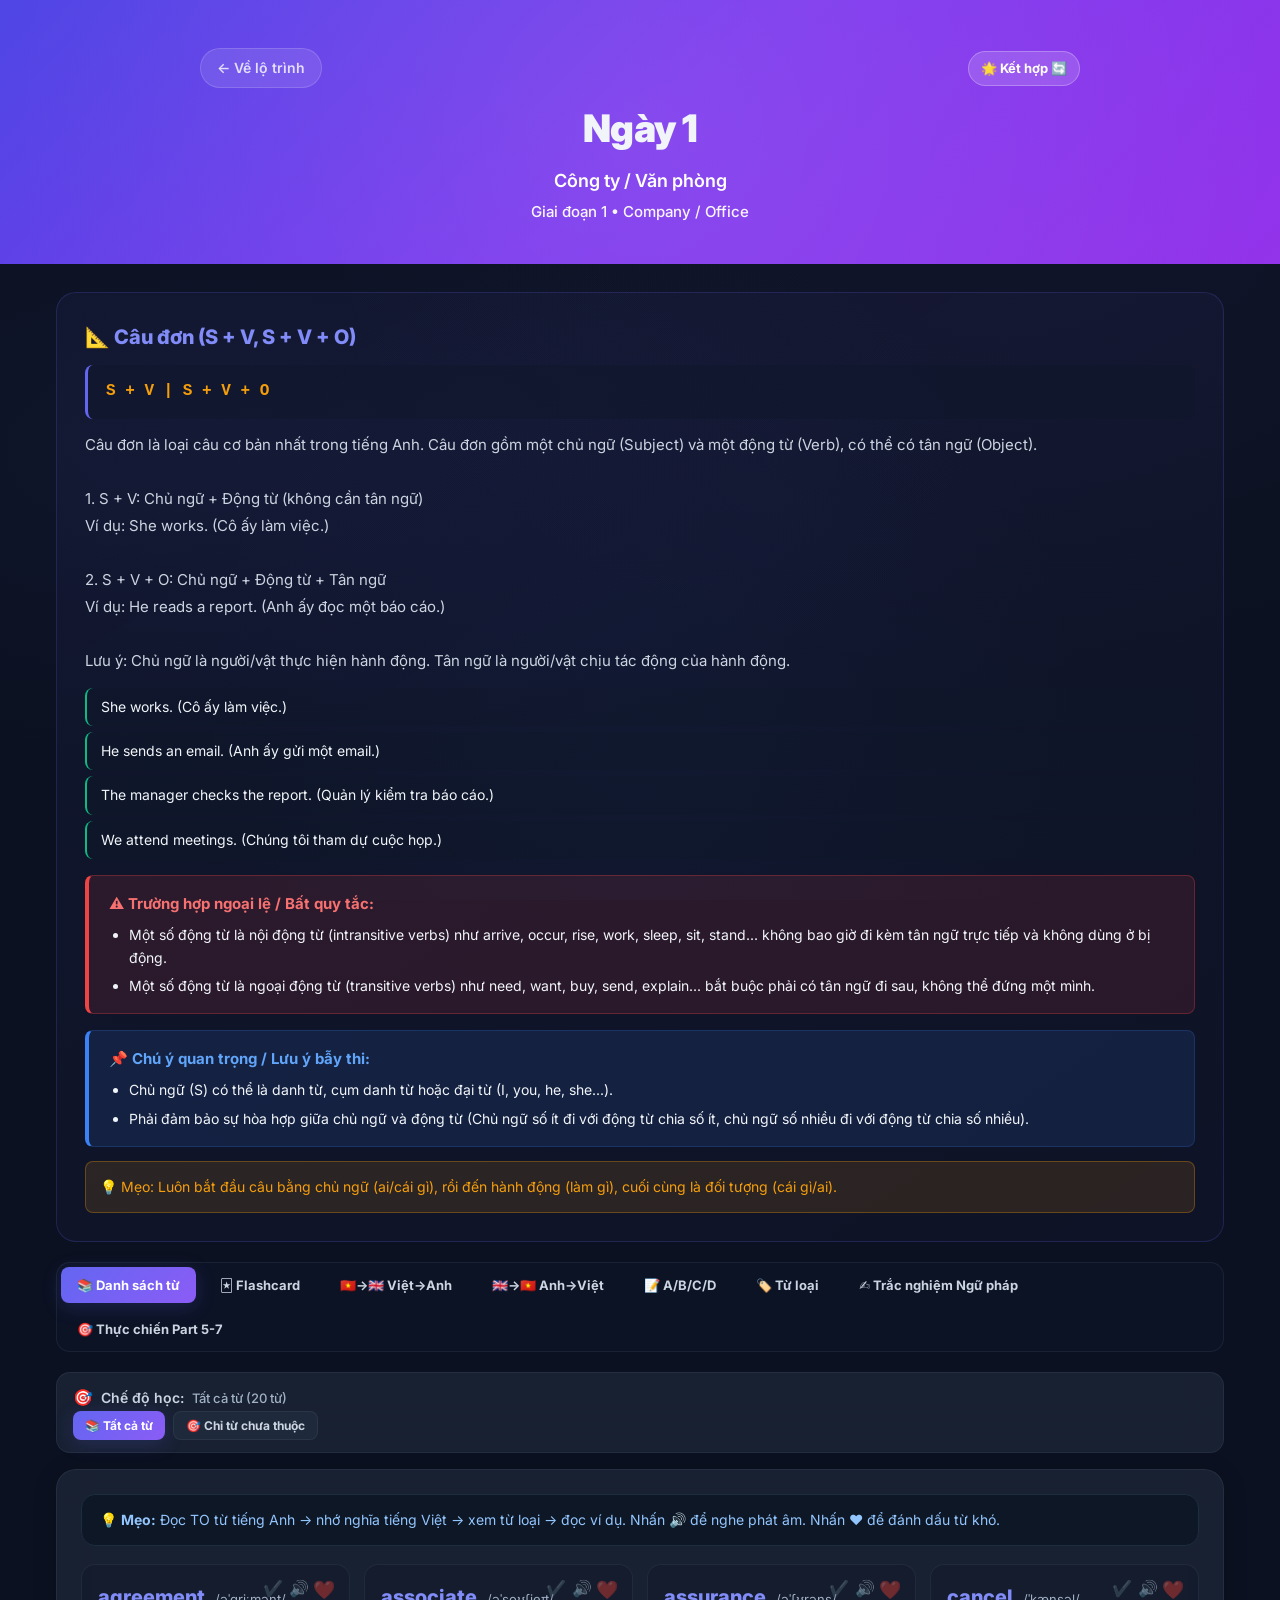
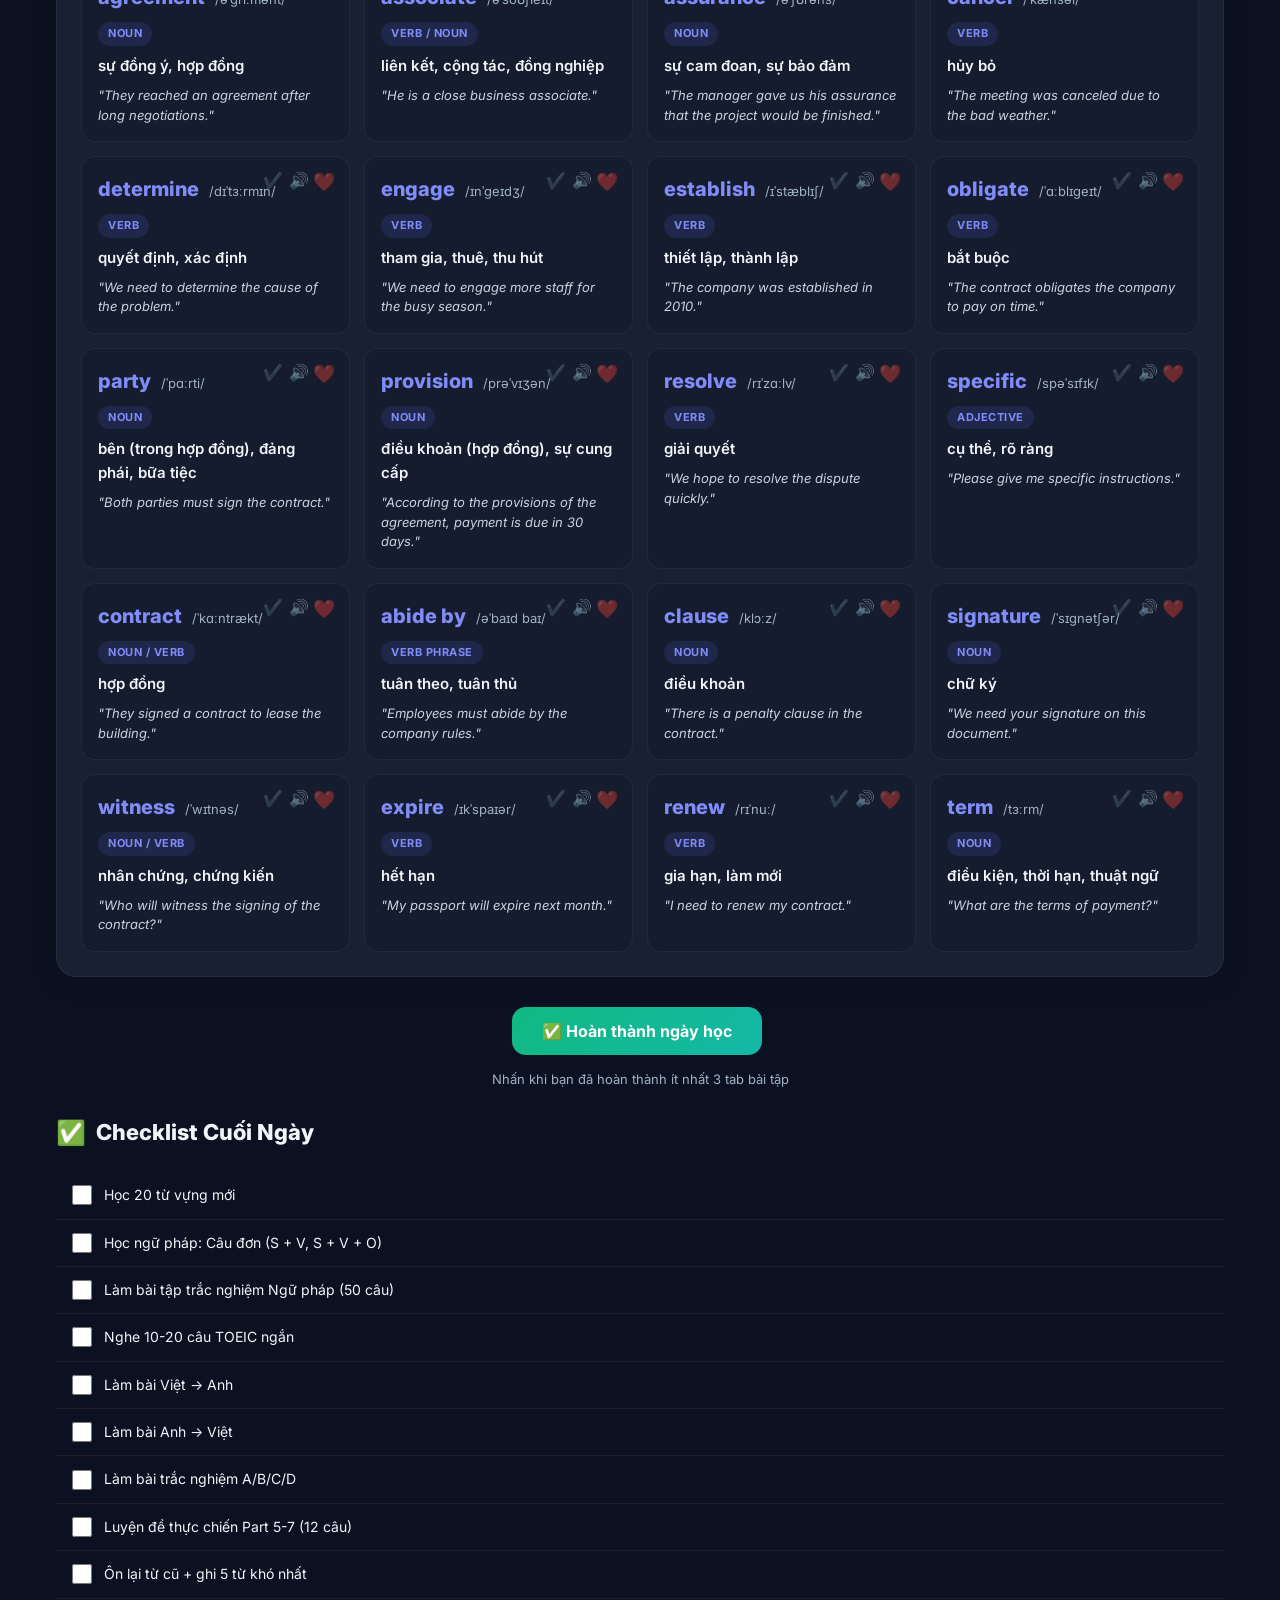
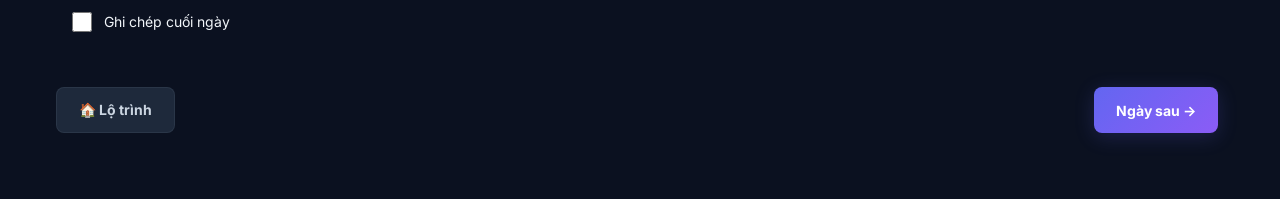
<file: index.html>
<!DOCTYPE html>
<html lang="vi">
<head>
  <meta charset="UTF-8">
  <meta name="viewport" content="width=device-width, initial-scale=1.0">
  <title>Lộ Trình Học Tiếng Anh 60 Ngày - TOEIC 450</title>
  <meta name="description" content="Hệ thống học tiếng Anh TOEIC 450 trong 60 ngày với kho từ khó, ôn tập bắt buộc, và lộ trình chi tiết">
  <link rel="stylesheet" href="style.css">
</head>
<body>
  <header class="header">
    <h1>🎯 Lộ Trình TOEIC 450</h1>
    <p>60 Ngày Chinh Phục Tiếng Anh</p>
    <div class="subtitle">Học ít - Lặp lại nhiều - Không bỏ ngày nào</div>
  </header>

  <div class="container">
    <!-- Learning Track Selector -->
    <div class="track-selector" style="margin-bottom: 24px; padding: 16px; border-radius: var(--radius); border: 1px solid var(--border); background: var(--bg-card); display: flex; align-items: center; justify-content: space-between; gap: 16px; flex-wrap: wrap; backdrop-filter: blur(20px);">
      <div style="display: flex; align-items: center; gap: 8px;">
        <span style="font-size: 20px;">🛣️</span>
        <span style="font-weight: 700; font-size: 15px; color: var(--text-primary);">Lộ trình học đang chọn:</span>
      </div>
      <div style="display: flex; gap: 8px; flex-wrap: wrap;">
        <button class="btn btn-sm btn-primary" id="track_combo" onclick="changeTrack('combo')" style="margin: 0; padding: 8px 16px; font-size: 13px; font-weight:700;">🌟 Kết hợp (Từ + Ngữ pháp)</button>
        <button class="btn btn-sm btn-secondary" id="track_vocab" onclick="changeTrack('vocab')" style="margin: 0; padding: 8px 16px; font-size: 13px; font-weight:700;">📚 Chỉ học Từ vựng</button>
        <button class="btn btn-sm btn-secondary" id="track_grammar" onclick="changeTrack('grammar')" style="margin: 0; padding: 8px 16px; font-size: 13px; font-weight:700;">📐 Chỉ học Ngữ pháp</button>
      </div>
    </div>

    <!-- Stats -->
    <div class="stats-grid" id="statsGrid"></div>

    <!-- Review All Button -->
    <!-- Review All Button -->
    <div class="text-center mb-lg" style="padding:8px 0 16px; display:flex; flex-direction:column; align-items:center; gap:12px;">
      <div style="display:flex; justify-content:center; gap:16px; flex-wrap:wrap; width:100%">
        <a href="review-all.html" class="btn btn-primary btn-lg" style="font-size:17px;padding:16px 36px;border-radius:var(--radius);text-decoration:none; margin:0">
          📖 Ôn Tất Cả Từ Vựng Đã Học
        </a>
        <a href="topics.html" class="btn btn-success btn-lg" style="font-size:17px;padding:16px 36px;border-radius:var(--radius);text-decoration:none; margin:0">
          🗂️ Học Từ Vựng Theo Chủ Đề
        </a>
        <a href="toeic-listening-vocab.html" class="btn btn-info btn-lg" style="font-size:17px;padding:16px 36px;border-radius:var(--radius);text-decoration:none; margin:0">
          🎧 Từ Vựng TOEIC Part 1-4
        </a>
        <a href="toeic-reading-vocab.html" class="btn btn-danger btn-lg" style="font-size:17px;padding:16px 36px;border-radius:var(--radius);text-decoration:none; margin:0">
          📖 Từ Vựng TOEIC Part 5-7
        </a>
      </div>
      <p class="text-muted" style="font-size:13px; margin:0">Ôn tập tổng hợp từ vựng hoặc lựa chọn học theo nhóm chủ đề riêng biệt</p>
    </div>

    <div class="text-center mb-lg">
      <a href="toeic-part5.html" class="btn btn-warning btn-lg" style="font-size:17px;padding:16px 36px;border-radius:var(--radius);text-decoration:none">
        📝 Luyện TOEIC Part 5 - 30 Ngày
      </a>
    </div>

    <!-- Difficult Words Section -->
    <div id="difficultSection" class="difficult-section" style="display:none">
      <div class="section-title" style="margin-bottom:12px;">
        <span class="icon">🔥</span>
        Kho Từ Khó Thuộc (Leitner SRS)
        <button class="btn btn-warning btn-sm" id="diffStartBtn" onclick="openDifficultReview()" style="margin-left:auto">Ôn ngay</button>
      </div>

      <!-- Tabs for SRS -->
      <div class="tabs" style="margin-bottom:16px; background:rgba(15, 23, 42, 0.3); padding:4px; border-radius:var(--radius); display:flex; gap:8px;">
        <button class="tab-btn active" id="tabDueBtn" onclick="switchDiffTab('due')" style="flex:1;">
          Cần ôn ngay (<span id="dueCount">0</span>)
        </button>
        <button class="tab-btn" id="tabPendingBtn" onclick="switchDiffTab('pending')" style="flex:1;">
          Đang ghi nhớ (<span id="pendingCount">0</span>)
        </button>
      </div>

      <div id="difficultDueGrid" class="difficult-grid"></div>
      <div id="difficultPendingGrid" class="difficult-grid" style="display:none;"></div>
    </div>

    <!-- Phase 1 -->
    <div class="phase-section" id="phase1">
      <div class="phase-header" onclick="togglePhase(1)">
        <span class="phase-badge">GĐ 1</span>
        <span class="phase-title">Vừa Code Vừa Xây Nền (17 ngày)</span>
        <span class="phase-progress" id="phase1Progress">0/17</span>
        <span id="phase1Arrow">▲</span>
      </div>
      <div class="day-grid" id="phase1Grid"></div>
    </div>

    <!-- Phase 2 -->
    <div class="phase-section" id="phase2">
      <div class="phase-header" onclick="togglePhase(2)">
        <span class="phase-badge phase-2">GĐ 2</span>
        <span class="phase-title">Viết Báo Cáo + Tăng Tốc (20 ngày)</span>
        <span class="phase-progress" id="phase2Progress">0/20</span>
        <span id="phase2Arrow">▼</span>
      </div>
      <div class="day-grid" id="phase2Grid" style="display:none"></div>
    </div>

    <!-- Phase 3 -->
    <div class="phase-section" id="phase3">
      <div class="phase-header" onclick="togglePhase(3)">
        <span class="phase-badge phase-3">GĐ 3</span>
        <span class="phase-title">Luyện Thi 450 (23 ngày)</span>
        <span class="phase-progress" id="phase3Progress">0/23</span>
        <span id="phase3Arrow">▼</span>
      </div>
      <div class="day-grid" id="phase3Grid" style="display:none"></div>
    </div>

    <!-- Schedule Quick View -->
    <div class="phase-section">
      <div class="section-title"><span class="icon">📋</span> Thời Gian Biểu Mẫu</div>
      <div class="schedule-box" id="scheduleBox">
        <div class="schedule-item"><span class="schedule-time">07:30 - 08:00</span><span class="schedule-task">☀️ Ôn 30 từ vựng cũ (đọc to, che nghĩa)</span></div>
        <div class="schedule-item"><span class="schedule-time">08:00 - 11:30</span><span class="schedule-task">💻 Code đồ án / Viết báo cáo</span></div>
        <div class="schedule-item"><span class="schedule-time">13:30 - 17:30</span><span class="schedule-task">💻 Code đồ án / Viết báo cáo</span></div>
        <div class="schedule-item"><span class="schedule-time">19:30 - 20:15</span><span class="schedule-task">📖 Học từ vựng mới + Ngữ pháp</span></div>
        <div class="schedule-item"><span class="schedule-time">20:15 - 21:00</span><span class="schedule-task">🎧 Nghe + Đọc TOEIC ngắn</span></div>
        <div class="schedule-item"><span class="schedule-time">21:00 - 21:30</span><span class="schedule-task">🐍 Học Python cơ bản</span></div>
        <div class="schedule-item"><span class="schedule-time">21:30 - 22:00</span><span class="schedule-task">📝 Ôn từ mới + Ghi chép cuối ngày</span></div>
      </div>
    </div>

    <!-- Tips -->
    <div class="phase-section">
      <div class="section-title"><span class="icon">💡</span> Phương Pháp Cho Người Khó Nhớ</div>
      <div class="glass-card">
        <div style="display:grid;grid-template-columns:repeat(auto-fit,minmax(250px,1fr));gap:16px">
          <div class="note">
            <b>📖 Học bằng 5 lần gặp</b><br>
            Ngày học → Sau 1 ngày → Sau 3 ngày → Sau 7 ngày → Sau 14 ngày
          </div>
          <div class="note warning">
            <b>📝 Vở 3 cột</b><br>
            Từ | Nghĩa | Câu ví dụ → Che nghĩa rồi tự nhớ
          </div>
          <div class="note success">
            <b>🗣️ Đọc to</b><br>
            Phải phát ra tiếng! Đọc nhỏ cũng được, nhưng đừng chỉ nhìn bằng mắt
          </div>
          <div class="note">
            <b>🎯 Không học lan man</b><br>
            Chỉ 1 nguồn từ vựng + 1 playlist ngữ pháp + 1 nguồn đề
          </div>
        </div>
      </div>
    </div>

    <!-- Footer -->
    <div class="text-center mt-lg" style="padding:32px 0">
      <p class="text-muted" style="font-size:14px">
        "Bạn không dở. Bạn chỉ cần học đúng cách." 💪
      </p>
      <p class="text-muted mt-sm" style="font-size:12px">
        Mỗi ngày đều đặn, 60 ngày sau bạn sẽ khác 🚀
      </p>
      <button class="btn btn-danger btn-sm mt-md" onclick="confirmReset()" style="opacity:0.5">
        🔄 Reset toàn bộ dữ liệu
      </button>
    </div>
  </div>

  <!-- Modal for difficult words review -->
  <div class="modal-overlay" id="diffModal">
    <div class="modal" style="max-width:600px">
      <h2>🔥 Ôn Từ Khó Thuộc</h2>
      <p style="margin-bottom: 16px;">Trả lời đúng để xóa từ khỏi kho từ khó (cần đúng 3 lần)</p>
      
      <!-- Progress and counters -->
      <div id="diffProgressContainer" style="display:none">
        <div class="progress"><div id="diffProgress" class="progress-bar"></div></div>
        <div class="abcd-progress-info" style="margin-top:8px; margin-bottom:16px">
          <span class="abcd-counter" id="diffCounter">Câu 1/1</span>
          <span class="abcd-score">
            <span class="score-correct" id="diffScoreOk">✓ 0</span>
            <span class="score-wrong" id="diffScoreNo">✗ 0</span>
          </span>
        </div>
      </div>

      <div id="diffModalContent"></div>
      <div id="diffModalResult" style="display:none" class="mt-md"></div>
    </div>
  </div>

  <script src="data.js"></script>
  <script src="storage.js"></script>
  <script>
  // ============================================
  // INDEX PAGE LOGIC
  // ============================================

  function init() {
    const params = new URLSearchParams(window.location.search);
    if (params.get('no_redirect') !== 'true') {
      const currentDay = Storage.getCurrentDay();
      window.location.href = `learn.html?day=${currentDay}`;
      return;
    }

    updateTrackUI();
    renderStats();
    renderDifficultWords();
    renderPhases();
  }

  function updateTrackUI() {
    const track = Storage.getLearningTrack();
    ['combo', 'vocab', 'grammar'].forEach(t => {
      const btn = document.getElementById('track_' + t);
      if (btn) {
        if (t === track) {
          btn.className = 'btn btn-sm btn-primary';
        } else {
          btn.className = 'btn btn-sm btn-secondary';
        }
      }
    });
  }

  function changeTrack(track) {
    Storage.setLearningTrack(track);
    updateTrackUI();
    renderStats();
    renderDifficultWords();
    renderPhases();
  }

  // ---- TTS SPEAK ----
  function speakWord(text) {
    if ('speechSynthesis' in window) {
      window.speechSynthesis.cancel();
      const utter = new SpeechSynthesisUtterance(text);
      utter.lang = 'en-US';
      utter.rate = 0.85;
      utter.pitch = 1;
      window.speechSynthesis.speak(utter);
    }
  }

  // ---- STATS ----
  function renderStats() {
    const stats = Storage.getStats();
    const streak = Storage.getStreakData();
    document.getElementById('statsGrid').innerHTML = `
      <div class="stat-card">
        <div class="stat-icon">📚</div>
        <div class="stat-value">${stats.totalWordsLearned}</div>
        <div class="stat-label">Từ đã học</div>
      </div>
      <div class="stat-card">
        <div class="stat-icon">🔥</div>
        <div class="stat-value">${stats.difficultWordsCount}</div>
        <div class="stat-label">Từ khó thuộc</div>
      </div>
      <div class="stat-card">
        <div class="stat-icon">📅</div>
        <div class="stat-value">${stats.daysCompleted}/60</div>
        <div class="stat-label">Ngày hoàn thành</div>
      </div>
      <div class="stat-card">
        <div class="stat-icon">⚡</div>
        <div class="stat-value">${streak.current}</div>
        <div class="stat-label">Streak hiện tại</div>
      </div>
      <div class="stat-card">
        <div class="stat-icon">🏆</div>
        <div class="stat-value">${streak.best}</div>
        <div class="stat-label">Streak kỷ lục</div>
      </div>
      <div class="stat-card">
        <div class="stat-icon">📊</div>
        <div class="stat-value">${stats.progressPercent}%</div>
        <div class="stat-label">Tiến độ</div>
      </div>
    `;
  }

  // ---- DIFFICULT WORDS (Leitner SRS) ----
  let countdownTimer = null;
  let activeDiffTab = 'due';

  function switchDiffTab(tab) {
    activeDiffTab = tab;
    document.getElementById('tabDueBtn').classList.toggle('active', tab === 'due');
    document.getElementById('tabPendingBtn').classList.toggle('active', tab === 'pending');
    document.getElementById('difficultDueGrid').style.display = tab === 'due' ? 'grid' : 'none';
    document.getElementById('difficultPendingGrid').style.display = tab === 'pending' ? 'grid' : 'none';
  }

  function startSRSCountdown() {
    if (countdownTimer) clearInterval(countdownTimer);

    function updateCountdowns() {
      const els = document.querySelectorAll('.srs-countdown');
      const now = new Date().getTime();
      let hasDueChanged = false;

      els.forEach(el => {
        const targetStr = el.dataset.time;
        if (!targetStr) return;

        const target = new Date(targetStr).getTime();
        const diff = target - now;

        if (diff <= 0) {
          el.textContent = 'Đến hạn ôn tập!';
          el.style.color = 'var(--error)';
          hasDueChanged = true;
        } else {
          const hours = Math.floor(diff / (60 * 60 * 1000));
          const mins = Math.floor((diff % (60 * 60 * 1000)) / (60 * 1000));
          const secs = Math.floor((diff % (60 * 1000)) / 1000);

          if (hours > 24) {
            const days = Math.floor(hours / 24);
            el.textContent = `Ôn lại sau: ${days} ngày ${hours % 24} giờ`;
          } else if (hours > 0) {
            el.textContent = `Ôn lại sau: ${hours}h ${mins}m`;
          } else if (mins > 0) {
            el.textContent = `Ôn lại sau: ${mins}m ${secs}s`;
          } else {
            el.textContent = `Ôn lại sau: ${secs}s`;
          }
        }
      });

      // Dynamically refresh the tabs if a countdown expires and the word becomes due
      if (hasDueChanged) {
        clearInterval(countdownTimer);
        renderDifficultWords();
      }
    }

    updateCountdowns();
    countdownTimer = setInterval(updateCountdowns, 1000);
  }

  function renderDifficultWords() {
    const words = Storage.getDifficultWords();
    const section = document.getElementById('difficultSection');
    const dueGrid = document.getElementById('difficultDueGrid');
    const pendingGrid = document.getElementById('difficultPendingGrid');

    if (words.length === 0) {
      section.style.display = 'none';
      if (countdownTimer) clearInterval(countdownTimer);
      return;
    }

    section.style.display = 'block';

    const now = new Date();
    const dueWords = words.filter(w => !w.nextReview || new Date(w.nextReview) <= now);
    const pendingWords = words.filter(w => w.nextReview && new Date(w.nextReview) > now);

    document.getElementById('dueCount').textContent = dueWords.length;
    document.getElementById('pendingCount').textContent = pendingWords.length;

    // Control "Ôn ngay" button state
    const startBtn = document.getElementById('diffStartBtn');
    if (dueWords.length === 0) {
      startBtn.disabled = true;
      startBtn.className = 'btn btn-secondary btn-sm';
      startBtn.textContent = 'Đã hoàn thành';
      startBtn.style.cursor = 'not-allowed';
      startBtn.style.opacity = '0.5';
    } else {
      startBtn.disabled = false;
      startBtn.className = 'btn btn-warning btn-sm';
      startBtn.textContent = 'Ôn ngay';
      startBtn.style.cursor = 'pointer';
      startBtn.style.opacity = '1';
    }

    // Render Due Grid
    if (dueWords.length === 0) {
      dueGrid.innerHTML = `
        <div class="empty-state" style="grid-column: 1/-1; padding: 24px;">
          <div class="icon" style="font-size:32px;">✅</div>
          <p style="font-size:14px; margin-top:8px;">Tất cả từ khó đã được ôn tập! Hãy xem tab "Đang ghi nhớ" hoặc quay lại sau.</p>
        </div>
      `;
    } else {
      dueGrid.innerHTML = dueWords.map(w => `
        <div class="difficult-card" style="position:relative;">
          <button class="speak-btn" onclick="speakWord('${w.word}')" title="Phát âm" style="top:10px;right:10px;position:absolute;">🔊</button>
          <div class="difficult-word">${w.word} <span style="font-size:13px; font-weight:normal; color:var(--text-muted); margin-left:6px;">${w.ipa || ''}</span></div>
          <div class="difficult-meaning">${w.meaning}</div>
          <div class="difficult-day" style="display:flex; justify-content:space-between; margin-top:8px; align-items:center;">
            <span style="font-size:12px; color:var(--text-secondary);">Ngày ${w.day}</span>
            <span class="badge badge-warning" style="text-transform:none; font-size:11px; padding:3px 8px; border-radius:10px;">Hộp ${w.box || 1} • Chờ ôn</span>
          </div>
        </div>
      `).join('');
    }

    // Render Pending Grid
    if (pendingWords.length === 0) {
      pendingGrid.innerHTML = `
        <div class="empty-state" style="grid-column: 1/-1; padding: 24px;">
          <div class="icon" style="font-size:32px;">💡</div>
          <p style="font-size:14px; margin-top:8px;">Không có từ nào đang chờ ôn tập.</p>
        </div>
      `;
    } else {
      pendingGrid.innerHTML = pendingWords.map(w => `
        <div class="difficult-card" style="position:relative; opacity:0.85;">
          <button class="speak-btn" onclick="speakWord('${w.word}')" title="Phát âm" style="top:10px;right:10px;position:absolute;">🔊</button>
          <div class="difficult-word">${w.word} <span style="font-size:13px; font-weight:normal; color:var(--text-muted); margin-left:6px;">${w.ipa || ''}</span></div>
          <div class="difficult-meaning">${w.meaning}</div>
          <div class="difficult-day" style="display:flex; justify-content:space-between; margin-top:8px; align-items:center; border-bottom:1px solid rgba(255,255,255,0.05); padding-bottom:6px;">
            <span style="font-size:12px; color:var(--text-secondary);">Ngày ${w.day}</span>
            <span class="badge badge-success" style="text-transform:none; font-size:11px; padding:3px 8px; border-radius:10px; background:var(--success-bg); color:var(--success); border:1px solid var(--success-border);">Hộp ${w.box || 1} • Đã ôn</span>
          </div>
          <div class="srs-countdown" data-time="${w.nextReview}" style="font-size:11px; color:var(--success); font-weight:700; margin-top:6px; text-align:right;">
            Ôn lại sau: --
          </div>
        </div>
      `).join('');
    }

    startSRSCountdown();
  }

  // ---- PHASES ----
  function renderPhases() {
    if (typeof DAYS_DATA === 'undefined') {
      document.getElementById('phase1Grid').innerHTML = '<div class="empty-state"><div class="icon">📦</div><p>Đang tải dữ liệu...</p></div>';
      return;
    }

    const phases = [
      { id: 1, start: 1, end: 17, gridId: 'phase1Grid', progressId: 'phase1Progress' },
      { id: 2, start: 18, end: 37, gridId: 'phase2Grid', progressId: 'phase2Progress' },
      { id: 3, start: 38, end: 60, gridId: 'phase3Grid', progressId: 'phase3Progress' }
    ];

    phases.forEach(phase => {
      const days = DAYS_DATA.filter(d => d.day >= phase.start && d.day <= phase.end);
      const completed = days.filter(d => Storage.isDayCompleted(d.day)).length;
      const total = phase.end - phase.start + 1;

      document.getElementById(phase.progressId).textContent = `${completed}/${total}`;

      const grid = document.getElementById(phase.gridId);
      const track = Storage.getLearningTrack();
      
      grid.innerHTML = days.map(d => {
        const isCompleted = Storage.isDayCompleted(d.day);
        const isCurrent = Storage.getCurrentDay() === d.day;
        const isAccessible = Storage.isDayAccessible(d.day);
        const wordCount = (d.words || []).length;

        let cls = 'day-card';
        if (isCompleted) cls += ' completed';
        else if (isCurrent) cls += ' current';
        else if (!isAccessible) cls += ' locked';
        if (d.isReview) cls += ' review';

        const href = isAccessible ? `learn.html?day=${d.day}` : '#';

        let metaLabel = '';
        if (track === 'grammar') {
          metaLabel = d.grammar && d.grammar.title && !d.isReview ? '<span>📐 Ngữ pháp</span>' : '<span>📝 Ôn tập</span>';
        } else if (track === 'vocab') {
          metaLabel = d.isReview ? '<span>📝 Ôn tập</span>' : `<span>📚 ${wordCount} từ</span>`;
        } else {
          metaLabel = d.isReview ? '<span>📝 Ôn tập</span>' : `<span>📚 ${wordCount} từ ${d.grammar && d.grammar.title ? '+ 📐' : ''}</span>`;
        }

        return `
          <a class="${cls}" href="${href}" ${!isAccessible ? 'onclick="return false"' : ''}>
            <div class="day-number">Ngày ${d.day}</div>
            <div class="day-topic">${d.topic}</div>
            <div class="day-meta">
              ${metaLabel}
              ${isCompleted ? '<span>✅</span>' : isCurrent ? '<span>👉 Hiện tại</span>' : !isAccessible ? '<span>🔒</span>' : ''}
            </div>
          </a>
        `;
      }).join('');
    });
  }

  // ---- TOGGLE PHASE ----
  const phaseStates = { 1: true, 2: false, 3: false };
  function togglePhase(phase) {
    phaseStates[phase] = !phaseStates[phase];
    const grid = document.getElementById(`phase${phase}Grid`);
    const arrow = document.getElementById(`phase${phase}Arrow`);
    grid.style.display = phaseStates[phase] ? 'grid' : 'none';
    arrow.textContent = phaseStates[phase] ? '▲' : '▼';
  }

  // ---- DIFFICULT REVIEW MODAL ----
  let diffReviewWords = [];
  let diffIdx = 0;
  let diffOk = 0;
  let diffBad = [];
  let diffDone = false;

  function shuffleArray(a) {
    return [...a].sort(() => Math.random() - 0.5);
  }

  function openDifficultReview() {
    const now = new Date();
    diffReviewWords = shuffleArray(Storage.getDifficultWords().filter(w => !w.nextReview || new Date(w.nextReview) <= now));
    if (diffReviewWords.length === 0) return;

    diffIdx = 0;
    diffOk = 0;
    diffBad = [];
    diffDone = false;

    document.getElementById('diffProgressContainer').style.display = 'block';
    document.getElementById('diffProgress').style.width = '0%';
    document.getElementById('diffCounter').textContent = `Câu 1/${diffReviewWords.length}`;
    document.getElementById('diffScoreOk').textContent = `✓ 0`;
    document.getElementById('diffScoreNo').textContent = `✗ 0`;

    document.getElementById('diffModal').classList.add('show');
    renderDiffQuestionSingle();
  }

  function renderDiffQuestionSingle() {
    const c = document.getElementById('diffModalContent');
    const t = diffReviewWords.length;

    // Update progress bar and counters
    document.getElementById('diffProgress').style.width = (diffIdx / t * 100) + '%';
    document.getElementById('diffCounter').textContent = `Câu ${Math.min(diffIdx + 1, t)}/${t}`;
    document.getElementById('diffScoreOk').textContent = `✓ ${diffOk}`;
    document.getElementById('diffScoreNo').textContent = `✗ ${diffBad.length}`;

    if (diffIdx >= t) {
      showDiffSummary();
      return;
    }

    const w = diffReviewWords[diffIdx];
    diffDone = false;

    c.innerHTML = `
      <div class="abcd-single-question">
        <div class="question">
          <div class="question-label" style="font-size: 13px; color: var(--text-secondary); margin-bottom: 4px;">Điền từ tiếng Anh:</div>
          <div class="big-prompt">${w.meaning}</div>
          <div class="small-hint">${w.type} • Ngày ${w.day}</div>
          <input type="text" id="diffInput" placeholder="Điền từ tiếng Anh..." autofocus
            onkeydown="if(event.key==='Enter') checkDiffSingle()" autocomplete="off"
            style="width: 100%; padding: 12px; border-radius: var(--radius); border: 1px solid var(--border); background: rgba(15, 23, 42, 0.3); color: var(--text); font-size: 16px; font-family: var(--font); margin-bottom: 12px;">
          <div class="btn-group" style="margin-top: 12px; display: flex; gap: 8px;">
            <button class="btn btn-primary" onclick="checkDiffSingle()">✅ Kiểm tra</button>
            <button class="btn btn-secondary btn-sm" onclick="skipDiffSingle()">⏭️ Bỏ qua</button>
            <button class="btn btn-secondary btn-sm" onclick="closeDiffModal()" style="margin-left: auto;">Đóng</button>
          </div>
          <div id="diffFb"></div>
        </div>
      </div>
    `;

    setTimeout(() => {
      const inp = document.getElementById('diffInput');
      if (inp) inp.focus();
    }, 100);
  }

  function checkDiffSingle() {
    if (diffDone) return;
    diffDone = true;

    const w = diffReviewWords[diffIdx];
    const inp = document.getElementById('diffInput');
    const fb = document.getElementById('diffFb');
    const ans = inp.value.trim().toLowerCase();

    if (ans === w.word.toLowerCase()) {
      diffOk++;
      fb.className = 'abcd-feedback-banner correct';
      fb.innerHTML = `🎉 Chính xác! <b>${w.word}</b> ${w.ipa || ''} <button class="speak-btn" onclick="speakWord('${w.word}')" style="position:static;font-size:16px;margin-left:8px;vertical-align:middle;display:inline-block;opacity:1;">🔊</button>`;
      inp.style.borderColor = 'var(--success)';
      Storage.updateDifficultWordStats(w.word, true);
    } else {
      fb.className = 'abcd-feedback-banner wrong';
      fb.innerHTML = `❌ Chưa chính xác! Đáp án: <b>${w.word}</b> ${w.ipa || ''} <button class="speak-btn" onclick="speakWord('${w.word}')" style="position:static;font-size:16px;margin-left:8px;vertical-align:middle;display:inline-block;opacity:1;">🔊</button>`;
      inp.style.borderColor = 'var(--error)';
      diffBad.push(w);
      Storage.updateDifficultWordStats(w.word, false);
    }

    inp.disabled = true;
    speakWord(w.word);

    document.getElementById('diffScoreOk').textContent = `✓ ${diffOk}`;
    document.getElementById('diffScoreNo').textContent = `✗ ${diffBad.length}`;

    // Refresh homepage behind modal dynamically
    renderDifficultWords();
    renderStats();

    setTimeout(() => {
      diffIdx++;
      renderDiffQuestionSingle();
    }, 1500);
  }

  function skipDiffSingle() {
    if (diffDone) return;
    diffDone = true;

    const w = diffReviewWords[diffIdx];
    const inp = document.getElementById('diffInput');
    const fb = document.getElementById('diffFb');

    fb.className = 'abcd-feedback-banner wrong';
    fb.innerHTML = `⏭️ Đã bỏ qua. Đáp án: <b>${w.word}</b> ${w.ipa || ''} <button class="speak-btn" onclick="speakWord('${w.word}')" style="position:static;font-size:16px;margin-left:8px;vertical-align:middle;display:inline-block;opacity:1;">🔊</button>`;
    if (inp) {
      inp.style.borderColor = 'var(--error)';
      inp.disabled = true;
    }
    diffBad.push(w);
    Storage.updateDifficultWordStats(w.word, false);

    speakWord(w.word);

    document.getElementById('diffScoreNo').textContent = `✗ ${diffBad.length}`;

    // Refresh homepage behind modal dynamically
    renderDifficultWords();
    renderStats();

    setTimeout(() => {
      diffIdx++;
      renderDiffQuestionSingle();
    }, 1500);
  }

  function showDiffSummary() {
    document.getElementById('diffProgressContainer').style.display = 'none';
    const c = document.getElementById('diffModalContent');
    const t = diffReviewWords.length;
    const pct = Math.round((diffOk / t) * 100);

    let emoji = '🎉';
    let msg = 'Tuyệt vời! Bạn đã hoàn thành phần ôn tập từ khó.';
    if (pct < 50) {
      emoji = '😤';
      msg = 'Cần cố gắng hơn để nhớ các từ này!';
    } else if (pct < 80) {
      emoji = '💪';
      msg = 'Khá tốt, hãy tiếp tục ôn tập nhé!';
    }

    c.innerHTML = `
      <div class="quiz-summary">
        <div style="font-size:48px">${emoji}</div>
        <div class="quiz-summary-score">${pct}%</div>
        <div class="quiz-summary-label">${msg}</div>
        <div class="quiz-summary-stats">
          <div class="quiz-summary-stat correct"><div class="stat-num">${diffOk}</div><div class="stat-lbl">Đúng</div></div>
          <div class="quiz-summary-stat wrong"><div class="stat-num">${diffBad.length}</div><div class="stat-lbl">Sai</div></div>
          <div class="quiz-summary-stat total"><div class="stat-num">${t}</div><div class="stat-lbl">Tổng</div></div>
        </div>
        ${diffBad.length > 0 ? `
          <div class="quiz-wrong-list" style="max-height: 150px; overflow-y: auto; margin-bottom: 20px;">
            <div style="font-weight:800;margin-bottom:10px;color:var(--error-hover)">📝 Các từ trả lời sai:</div>
            ${diffBad.map(w => `
              <div class="wrong-item">
                <span class="wrong-word">${w.word}</span>
                <span class="wrong-meaning">${w.meaning}</span>
              </div>
            `).join('')}
          </div>` : ''}
        <div style="margin-top:24px">
          <button class="btn btn-primary" onclick="closeDiffModal()">Đóng</button>
        </div>
      </div>
    `;
  }

  function closeDiffModal() {
    document.getElementById('diffModal').classList.remove('show');
    // Final double check to sync stats
    renderDifficultWords();
    renderStats();
  }

  // ---- RESET ----
  function confirmReset() {
    if (confirm('⚠️ Bạn có chắc muốn xóa toàn bộ dữ liệu học tập? Hành động này không thể hoàn tác!')) {
      if (confirm('⚠️ Xác nhận lần cuối: XÓA TẤT CẢ dữ liệu?')) {
        Storage.resetAll();
        location.reload();
      }
    }
  }

  // Initialize
  init();
  </script>
</body>
</html>
</file>
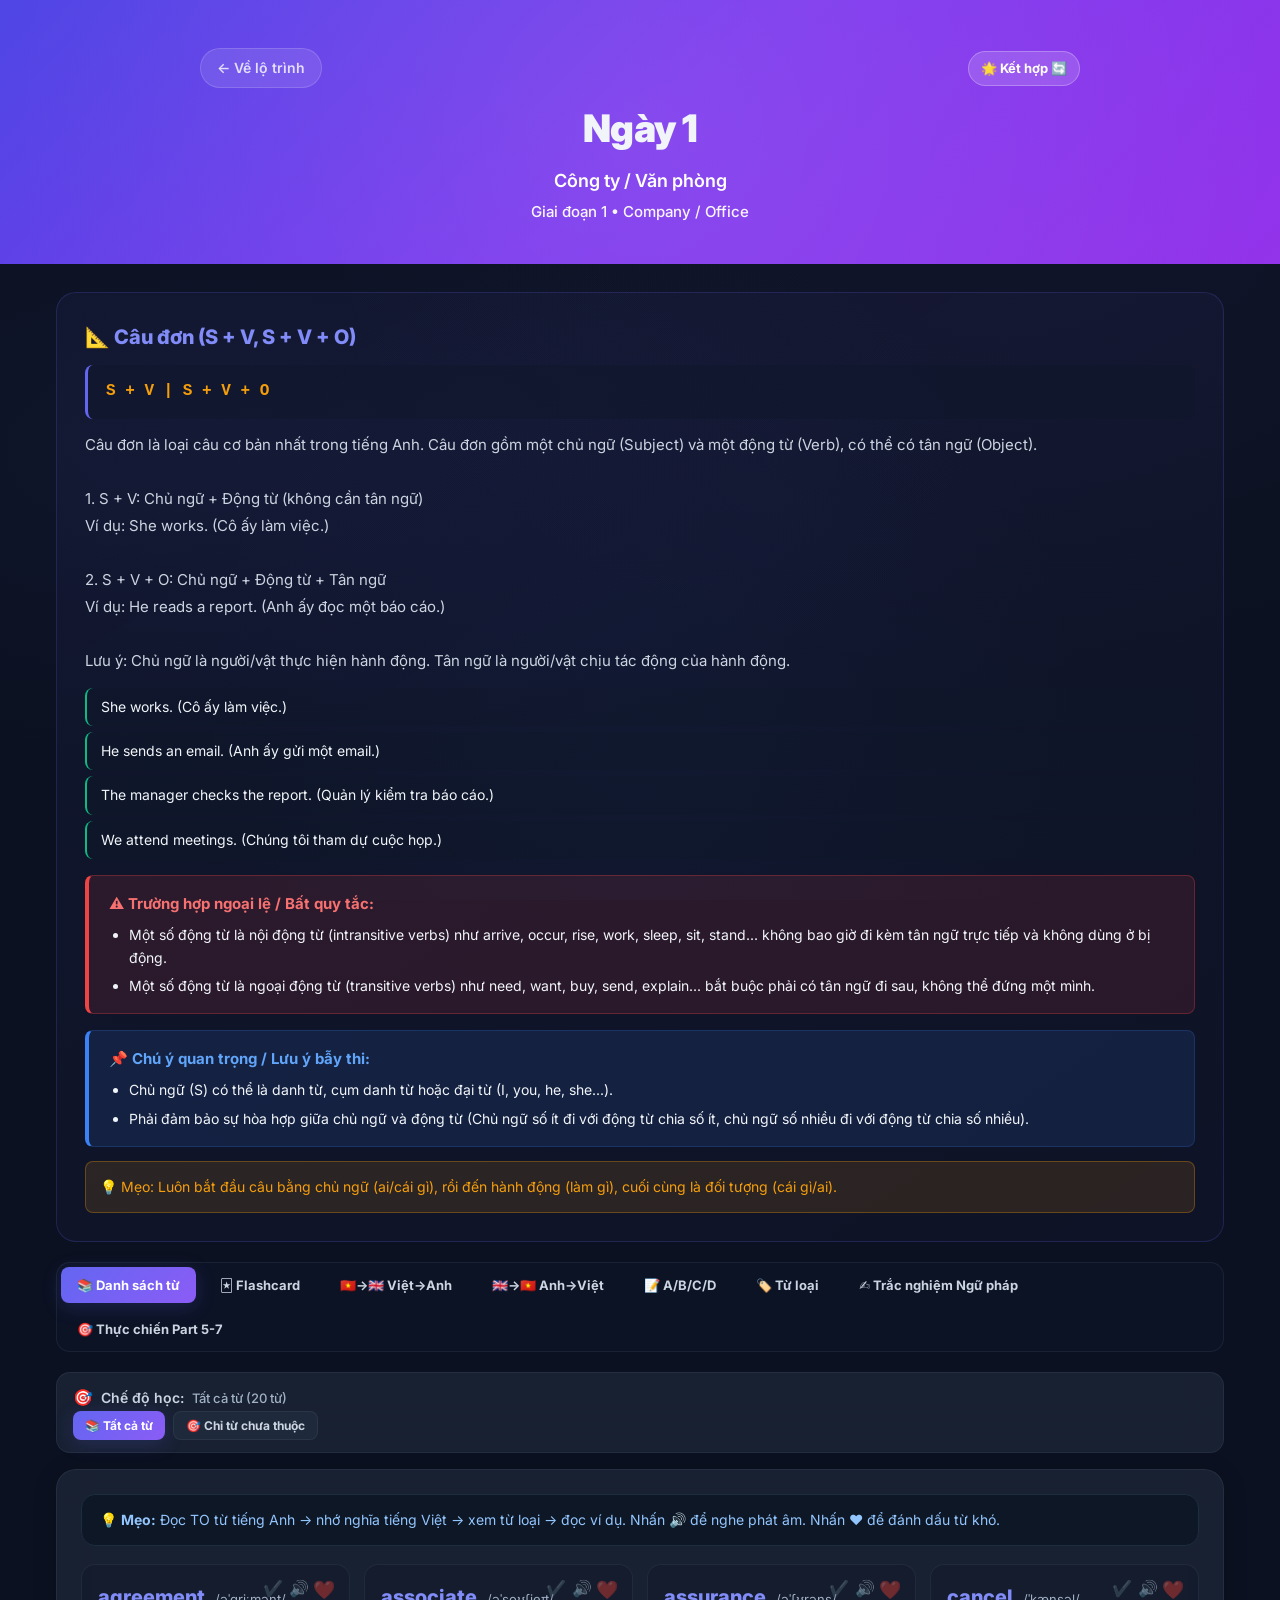
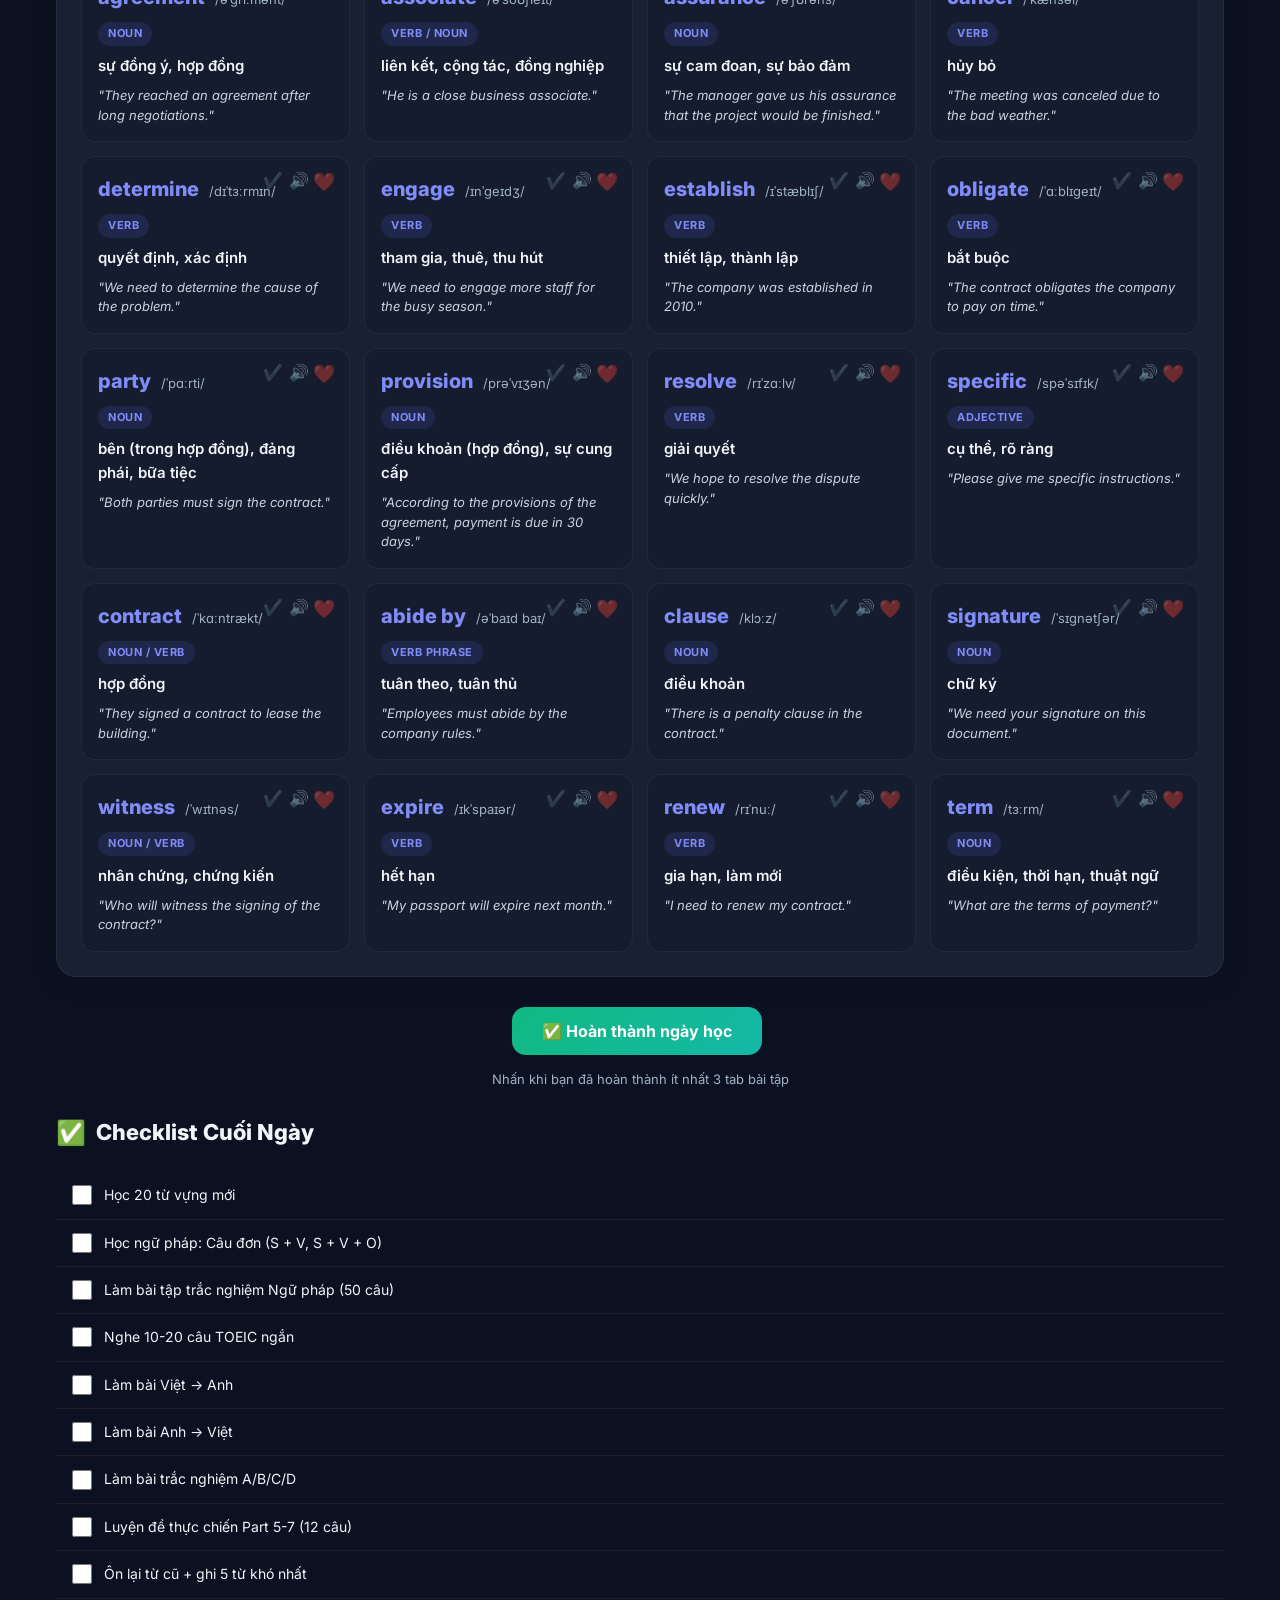
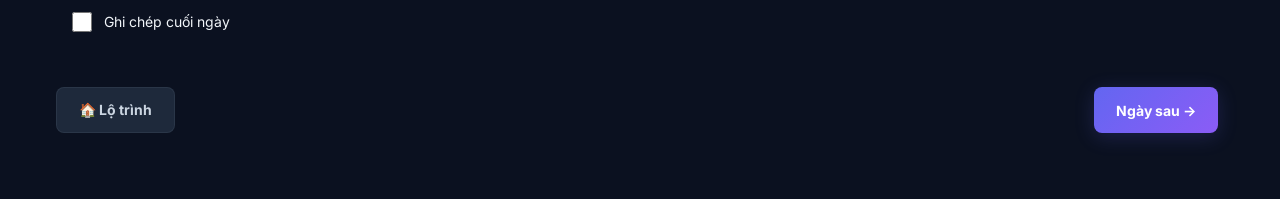
<file: learn.html>
<!DOCTYPE html>
<html lang="vi">
<head>
  <meta charset="UTF-8">
  <meta name="viewport" content="width=device-width, initial-scale=1.0">
  <title>Học Từ Vựng - Ngày</title>
  <meta name="description" content="Học từ vựng tiếng Anh TOEIC theo lộ trình 60 ngày">
  <link rel="stylesheet" href="style.css">
</head>
<body>
  <header class="header" id="pageHeader">
    <div style="display: flex; justify-content: space-between; align-items: center; width: 100%; max-width: 900px; margin: 0 auto 10px auto; padding: 0 10px;">
      <a href="index.html?no_redirect=true" class="back-btn" style="margin-bottom: 0;">← Về lộ trình</a>
      <div id="learnTrackBadge" style="display: inline-flex; align-items: center; gap: 6px; padding: 6px 12px; border-radius: var(--radius-full); font-size: 13px; font-weight: 700; background: rgba(255,255,255,0.15); border: 1px solid rgba(255,255,255,0.25); color: white; cursor: pointer;" onclick="toggleTrackOnLearnPage()"></div>
    </div>
    <h1 id="dayTitle">Ngày 1</h1>
    <p id="dayTopic">Đang tải...</p>
    <div class="subtitle" id="dayPhase"></div>
  </header>

  <div class="container">
    <!-- GATE SYSTEM -->
    <div id="gateContainer" class="gate-container" style="display:none; padding: 20px; border-radius: var(--radius); border: 1px solid rgba(245, 158, 11, 0.3); background: rgba(245, 158, 11, 0.05); margin-bottom: 24px;">
      <h3 style="margin-top: 0; color: var(--warning); display: flex; align-items: center; gap: 8px; font-size: 16px; margin-bottom: 16px;">
        ⚠️ Bạn có phần ôn tập chưa hoàn thành. Hãy làm phần ôn tập dưới đây để hoàn thiện:
      </h3>
      <div class="gate-steps" id="gateSteps"></div>
      <div id="gateContent" class="gate-content"></div>
    </div>

    <!-- GRAMMAR SECTION -->
    <div id="grammarSection" class="grammar-box" style="display:none">
      <div class="grammar-title" id="grammarTitle"></div>
      <div class="grammar-structure" id="grammarStructure"></div>
      <div class="grammar-explanation" id="grammarExplanation"></div>
      <ul class="grammar-examples" id="grammarExamples"></ul>
      
      <!-- Exceptions Section -->
      <div id="grammarExceptionsContainer" class="grammar-alert grammar-alert-danger" style="display:none">
        <div class="grammar-alert-title">⚠️ Trường hợp ngoại lệ / Bất quy tắc:</div>
        <ul class="grammar-alert-list" id="grammarExceptions"></ul>
      </div>
      
      <!-- Notes Section -->
      <div id="grammarNotesContainer" class="grammar-alert grammar-alert-info" style="display:none">
        <div class="grammar-alert-title">📌 Chú ý quan trọng / Lưu ý bẫy thi:</div>
        <ul class="grammar-alert-list" id="grammarNotes"></ul>
      </div>

      <div class="grammar-tip" id="grammarTip" style="display:none"></div>
    </div>

    <!-- LEARNING TABS -->
    <div id="learningSection" style="display:none">
      <div class="tabs" id="mainTabs">
        <button class="tab-btn active" onclick="showTab('list',this)">📚 Danh sách từ</button>
        <button class="tab-btn" onclick="showTab('flash',this)">🃏 Flashcard</button>
        <button class="tab-btn" onclick="showTab('viToEn',this)">🇻🇳→🇬🇧 Việt→Anh</button>
        <button class="tab-btn" onclick="showTab('enToVi',this)">🇬🇧→🇻🇳 Anh→Việt</button>
        <button class="tab-btn" onclick="showTab('abcd',this)">📝 A/B/C/D</button>
        <button class="tab-btn" onclick="showTab('typeQuiz',this)">🏷️ Từ loại</button>
        <button class="tab-btn" id="grammarQuizTabBtn" onclick="showTab('grammarQuiz',this)" style="display:none">✍️ Trắc nghiệm Ngữ pháp</button>
        <button class="tab-btn" id="toeicPracticeTabBtn" onclick="showTab('toeicPractice',this)">🎯 Thực chiến Part 5-7</button>
      </div>

      <!-- Study Filter Panel -->
      <div class="study-filter-panel" style="margin: 16px 0; padding: 12px 16px; display: flex; align-items: center; justify-content: space-between; gap: 12px; flex-wrap: wrap; border-radius: var(--radius); border: 1px solid var(--border); background: var(--bg-card); backdrop-filter: blur(20px);">
        <div class="filter-info" style="display: flex; align-items: center; gap: 8px;">
          <span style="font-size: 16px;">🎯</span>
          <span style="font-weight: 600; font-size: 14px; color: var(--text-secondary);">Chế độ học:</span>
          <span id="studyModeStatus" style="font-size: 13px; color: var(--text-muted); font-weight: 500;">Tất cả từ (Đang tải...)</span>
        </div>
        <div class="filter-buttons" style="display: flex; gap: 8px; margin: 0;">
          <button class="btn btn-sm btn-primary" id="btnFilterAll" onclick="setStudyMode('all')" style="margin: 0; padding: 6px 12px; font-size: 12px; border-radius: var(--radius-sm); font-weight:700;">📚 Tất cả từ</button>
          <button class="btn btn-sm btn-secondary" id="btnFilterUnmastered" onclick="setStudyMode('unmastered')" style="margin: 0; padding: 6px 12px; font-size: 12px; border-radius: var(--radius-sm); font-weight:700;">🎯 Chỉ từ chưa thuộc</button>
        </div>
      </div>

      <!-- Tab 0A: Grammar Empty State -->
      <section id="grammarEmptyState" class="section">
        <div class="empty-state">
          <div class="icon">📐</div>
          <p id="grammarEmptyStateText">Hôm nay không có bài học ngữ pháp mới. Bạn hãy xem lại ghi chép ở các ngày trước nhé!</p>
        </div>
      </section>

      <!-- Tab 0B: Vocab Empty State -->
      <section id="vocabEmptyState" class="section">
        <div class="empty-state">
          <div class="icon">📚</div>
          <p id="vocabEmptyStateText">Hôm nay không có từ vựng mới.</p>
        </div>
      </section>

      <!-- Tab 1: Word List -->
      <section id="list" class="section active">
        <div class="note">💡 <b>Mẹo:</b> Đọc TO từ tiếng Anh → nhớ nghĩa tiếng Việt → xem từ loại → đọc ví dụ. Nhấn 🔊 để nghe phát âm. Nhấn ❤️ để đánh dấu từ khó.</div>
        <div id="wordGrid" class="word-grid"></div>
      </section>

      <!-- Tab 2: Flashcard -->
      <section id="flash" class="section">
        <div class="note" style="text-align:center;font-size:12px;color:var(--text-muted);background:transparent;border:none;padding:4px">⌨️ Phím tắt: <b>Space</b> = Hiện nghĩa &nbsp; <b>→</b> = Từ tiếp &nbsp; <b>←</b> = Từ trước &nbsp; <b>S</b> = Trộn &nbsp; <b>R</b> = Phát âm</div>
        <div class="progress"><div id="progressBar" class="progress-bar"></div></div>
        <div class="flash-counter" id="flashCounter"></div>
        <div class="flashcard-container">
          <div class="flashcard">
            <button class="speak-btn speak-btn-lg" onclick="speakWord(flashWords[flashIndex].word)" title="Phát âm">🔊</button>
            <div id="flashWord" class="flash-word"></div>
            <div id="flashMeaning" class="flash-meaning"></div>
            <div id="flashInfo" class="flash-info"></div>
          </div>
        </div>
        <div class="btn-group justify-center">
          <button class="btn btn-success" onclick="showAnswer()">👁️ Hiện nghĩa</button>
          <button class="btn btn-primary" onclick="nextCard()">➡️ Từ tiếp</button>
          <button class="btn btn-secondary" onclick="prevCard()">⬅️ Từ trước</button>
          <button class="btn btn-warning" onclick="shuffleCards()">🔀 Trộn từ</button>
          <button class="btn btn-danger btn-sm" onclick="markFlashDifficult()">🔥 Đánh dấu khó</button>
        </div>
      </section>

      <!-- Tab 3: Vietnamese to English (one-at-a-time) -->
      <section id="viToEn" class="section">
        <div class="note">💡 Hiện <b>nghĩa tiếng Việt</b>, bạn điền <b>từ tiếng Anh</b> — kết quả hiện ngay! Từ sai tự động vào kho từ khó.</div>
        <div class="progress"><div id="viToEnProgress" class="progress-bar"></div></div>
        <div class="abcd-progress-info">
          <span class="abcd-counter" id="viToEnCounter">Câu 1/1</span>
          <span class="abcd-score">
            <span class="score-correct" id="viToEnScoreOk">✓ 0</span>
            <span class="score-wrong" id="viToEnScoreNo">✗ 0</span>
          </span>
        </div>
        <div class="abcd-single-container" id="viToEnContainer"></div>
        <div class="btn-group">
          <button class="btn btn-success" onclick="startViToEn()">🔀 Trộn & Làm lại</button>
        </div>
      </section>

      <!-- Tab 4: English to Vietnamese (one-at-a-time) -->
      <section id="enToVi" class="section">
        <div class="note">💡 Hiện <b>từ tiếng Anh</b>, bạn điền <b>nghĩa tiếng Việt</b> — kết quả hiện ngay! Từ sai tự động vào kho từ khó.</div>
        <div class="progress"><div id="enToViProgress" class="progress-bar"></div></div>
        <div class="abcd-progress-info">
          <span class="abcd-counter" id="enToViCounter">Câu 1/1</span>
          <span class="abcd-score">
            <span class="score-correct" id="enToViScoreOk">✓ 0</span>
            <span class="score-wrong" id="enToViScoreNo">✗ 0</span>
          </span>
        </div>
        <div class="abcd-single-container" id="enToViContainer"></div>
        <div class="btn-group">
          <button class="btn btn-success" onclick="startEnToVi()">🔀 Trộn & Làm lại</button>
        </div>
      </section>

      <!-- Tab 5: ABCD Quiz -->
      <section id="abcd" class="section">
        <div class="note">💡 Chọn đáp án đúng — kết quả hiện ngay! Từ sai tự động vào kho từ khó.</div>
        <div class="mode-box">
          <label><input type="radio" name="abcdMode" value="vi-en" checked onchange="restartABCD()">Việt → Anh</label>
          <label><input type="radio" name="abcdMode" value="en-vi" onchange="restartABCD()">Anh → Việt</label>
        </div>
        <div class="progress"><div id="abcdProgressBar" class="progress-bar"></div></div>
        <div class="abcd-progress-info">
          <span class="abcd-counter" id="abcdCounter">Câu 1/1</span>
          <span class="abcd-score">
            <span class="score-correct" id="abcdScoreCorrect">✓ 0</span>
            <span class="score-wrong" id="abcdScoreWrong">✗ 0</span>
          </span>
        </div>
        <div class="abcd-single-container" id="abcdContainer"></div>
        <div class="btn-group" id="abcdBtnGroup">
          <button class="btn btn-success" onclick="restartABCD()">🔀 Trộn & Làm lại</button>
        </div>
      </section>

      <!-- Tab 6: Type Quiz (one-at-a-time) -->
      <section id="typeQuiz" class="section">
        <div class="note">💡 Chọn từ loại đúng — kết quả hiện ngay! <b>noun</b> = danh từ, <b>verb</b> = động từ, <b>adjective</b> = tính từ, <b>adverb</b> = trạng từ.</div>
        <div class="progress"><div id="typeProgress" class="progress-bar"></div></div>
        <div class="abcd-progress-info">
          <span class="abcd-counter" id="typeCounter">Câu 1/1</span>
          <span class="abcd-score">
            <span class="score-correct" id="typeScoreOk">✓ 0</span>
            <span class="score-wrong" id="typeScoreNo">✗ 0</span>
          </span>
        </div>
        <div class="abcd-single-container" id="typeContainer"></div>
        <div class="btn-group">
          <button class="btn btn-success" onclick="startType()">🔀 Trộn & Làm lại</button>
        </div>
      </section>

      <!-- Tab 7: Grammar Quiz (one-at-a-time) -->
      <section id="grammarQuiz" class="section">
        <div class="note">💡 <b>Bài tập Ngữ pháp (50 câu)</b>: Chọn đáp án đúng cho câu hỏi ngữ pháp liên quan đến bài học hôm nay. Kết quả hiển thị ngay lập tức!</div>
        <div class="progress"><div id="grammarQuizProgress" class="progress-bar"></div></div>
        <div class="abcd-progress-info">
          <span class="abcd-counter" id="grammarQuizCounter">Câu 1/50</span>
          <span class="abcd-score">
            <span class="score-correct" id="grammarQuizScoreOk">✓ 0</span>
            <span class="score-wrong" id="grammarQuizScoreNo">✗ 0</span>
          </span>
        </div>
        <div class="abcd-single-container" id="grammarQuizContainer"></div>
        <div class="btn-group">
          <button class="btn btn-success" onclick="startGrammarQuiz()">🔀 Làm lại từ đầu</button>
        </div>
      </section>

      <!-- Tab 8: TOEIC Practice Part 5-7 (NEW) -->
      <section id="toeicPractice" class="section">
        <div class="toeic-practice-box" style="margin-top: 16px;">
          <!-- Welcome overview screen -->
          <div id="toeicPracticeOverview" class="practice-overview">
            <h3 style="margin-top: 0; display: flex; align-items: center; gap: 8px; font-size: 18px;">
              🎯 Luyện đề thực chiến TOEIC Part 5, 6, 7
            </h3>
            <p style="color: var(--text-muted); font-size: 13.5px; line-height: 1.6; margin-bottom: 20px;">
              Bài tập tổng hợp hôm nay bao gồm <b>5 câu Part 5</b>, <b>1 đoạn Part 6 (4 câu)</b> và <b>1 đoạn Part 7 (3 câu)</b>. Tất cả câu hỏi đều có dịch nghĩa và giải thích chi tiết từng đáp án để giúp bạn cải thiện tốc độ đọc hiểu và nâng band điểm thực tế.
            </p>
            <div style="display: grid; grid-template-columns: repeat(3, 1fr); gap: 12px; margin-bottom: 24px; text-align: center;">
              <div style="background: var(--bg-hover); padding: 12px; border-radius: var(--radius); border: 1px solid var(--border);">
                <div style="font-weight: 700; font-size: 20px; color: var(--primary);">5 câu</div>
                <div style="font-size: 12px; color: var(--text-muted); margin-top: 4px;">Part 5 (Điền câu)</div>
              </div>
              <div style="background: var(--bg-hover); padding: 12px; border-radius: var(--radius); border: 1px solid var(--border);">
                <div style="font-weight: 700; font-size: 20px; color: var(--success);">4 câu</div>
                <div style="font-size: 12px; color: var(--text-muted); margin-top: 4px;">Part 6 (Điền đoạn)</div>
              </div>
              <div style="background: var(--bg-hover); padding: 12px; border-radius: var(--radius); border: 1px solid var(--border);">
                <div style="font-weight: 700; font-size: 20px; color: var(--accent);">3 câu</div>
                <div style="font-size: 12px; color: var(--text-muted); margin-top: 4px;">Part 7 (Đọc hiểu)</div>
              </div>
            </div>
            <button class="btn btn-primary btn-lg w-full" onclick="startToeicPracticeQuiz()">Bắt đầu làm bài (12 câu)</button>
          </div>

          <!-- Active Quiz Screen -->
          <div id="toeicPracticeQuizPanel" style="display: none;">
            <div style="display: flex; justify-content: space-between; align-items: center; margin-bottom: 12px; font-weight: 700; font-size: 14px;">
              <span id="practiceQuestionCounter" style="color: var(--text-secondary);">Câu 1/12</span>
              <span id="practiceScoreCounter" style="color: var(--success);">Đúng: 0</span>
            </div>
            
            <div class="progress" style="margin-bottom: 20px;"><div id="practiceProgress" class="progress-bar" style="width: 0%;"></div></div>
            
            <!-- Question card content -->
            <div style="background: var(--bg-card); padding: 20px; border-radius: var(--radius); border: 1px solid var(--border); margin-bottom: 16px;">
              <div id="practicePartLabel" style="font-weight: 800; font-size: 12px; letter-spacing: 0.05em; color: var(--primary); text-transform: uppercase; margin-bottom: 12px;">PART 5</div>
              
              <!-- Passage area (only shown for Part 6 and 7) -->
              <div id="practicePassageArea" style="background: var(--bg-hover); padding: 16px; border-radius: var(--radius); border-left: 4px solid var(--accent); font-family: inherit; font-size: 13.5px; line-height: 1.6; margin-bottom: 16px; white-space: pre-line; display: none;"></div>

              <div id="practiceQuestionText" style="font-size: 15px; font-weight: 600; line-height: 1.5; margin-bottom: 20px; color: var(--text-primary);"></div>
              
              <div id="practiceOptionsList" class="abcd-options" style="display: grid; grid-template-columns: 1fr; gap: 10px;"></div>
              
              <!-- Detailed explanation block (shown after answering) -->
              <div id="practiceExplanationPanel" style="margin-top: 20px; padding: 16px; border-radius: var(--radius); background: var(--bg-hover); border: 1px solid var(--border); display: none;"></div>
            </div>

            <!-- Quiz actions -->
            <div style="display: flex; justify-content: space-between; align-items: center; margin-top: 16px;">
              <button class="btn btn-secondary" onclick="exitToeicPracticeQuiz()">← Thoát</button>
              <button class="btn btn-primary" id="practiceNextBtn" style="display: none;" onclick="nextToeicPracticeQuestion()">Câu tiếp theo →</button>
            </div>
          </div>

          <!-- Result summary screen -->
          <div id="toeicPracticeResultPanel" style="display: none; text-align: center; padding: 24px;">
            <h2 id="practiceResultTitle" style="margin-top: 0; font-size: 24px; color: var(--text-primary);">🎉 Hoàn thành bài tập!</h2>
            <div style="font-size: 48px; font-weight: 800; color: var(--primary); margin: 16px 0;" id="practiceResultScore">9/12</div>
            <p id="practiceResultFeedback" style="color: var(--text-secondary); margin-bottom: 24px; font-size: 14px;"></p>
            <button class="btn btn-primary" onclick="startToeicPracticeQuiz()">Làm lại bài tập</button>
          </div>
        </div>
      </section>

      <!-- Complete Day Button -->
      <div class="text-center mt-lg">
        <button class="btn btn-success btn-lg" onclick="completeDay()" id="completeDayBtn">
          ✅ Hoàn thành ngày học
        </button>
        <p class="text-muted mt-sm" style="font-size:13px">Nhấn khi bạn đã hoàn thành ít nhất 3 tab bài tập</p>
      </div>
    </div>

    <!-- Review Day Content -->
    <div id="reviewDaySection" style="display:none">
      <div class="note warning">
        📝 <b>Ngày ôn tập!</b> Hôm nay không có từ mới. Hãy ôn lại tất cả từ đã học ở các ngày trước.
      </div>
      <div id="reviewDayContent"></div>
      <div class="text-center mt-lg">
        <button class="btn btn-success btn-lg" onclick="completeDay()">✅ Hoàn thành ôn tập</button>
      </div>
    </div>

    <!-- Checklist -->
    <div class="phase-section mt-lg" id="checklistSection">
      <div class="section-title"><span class="icon">✅</span> Checklist Cuối Ngày</div>
      <div class="glass-card">
        <ul class="checklist" id="checklistBox"></ul>
      </div>
    </div>

    <!-- Navigation -->
    <div class="flex justify-between mt-lg" style="padding-bottom:32px">
      <button class="btn btn-secondary" id="prevDayBtn" onclick="goToDay(-1)">← Ngày trước</button>
      <a href="index.html?no_redirect=true" class="btn btn-secondary">🏠 Lộ trình</a>
      <button class="btn btn-primary" id="nextDayBtn" onclick="goToDay(1)">Ngày sau →</button>
    </div>
  </div>

  <script src="data.js"></script>
  <script src="storage.js"></script>
  <script src="grammar_questions.js"></script>
  <script src="formulas_data.js"></script>
  <script src="toeic_practice_generator.js"></script>
  <script>
  // ============================================
  // LEARN PAGE LOGIC
  // ============================================

  let currentDay = 1;
  let dayData = null;
  let words = [];
  let studyMode = 'all'; // 'all' or 'unmastered'

  // Quiz state
  let flashIndex = 0, flashWords = [];
  let viToEnList = [], enToViList = [], abcdList = [];

  // Grammar quiz state
  let grammarQuizList = [];
  let grammarQuizIdx = 0;
  let grammarQuizOk = 0;
  let grammarQuizWrong = 0;
  let grammarQuizDone = false;

  // ---- STUDY FILTER HELPERS ----
  function getActiveWords() {
    if (studyMode === 'unmastered') {
      return words.filter(w => !Storage.isMasteredWord(w.word));
    }
    return words;
  }

  function updateStudyFilters() {
    const unmasteredCount = words.filter(w => !Storage.isMasteredWord(w.word)).length;
    const totalCount = words.length;

    // Update text
    const statusEl = document.getElementById('studyModeStatus');
    if (statusEl) {
      statusEl.textContent = studyMode === 'unmastered' 
        ? `Chỉ học từ chưa thuộc (${unmasteredCount}/${totalCount} từ)`
        : `Tất cả từ (${totalCount} từ)`;
    }

    // Update button states
    const btnAll = document.getElementById('btnFilterAll');
    const btnUnmastered = document.getElementById('btnFilterUnmastered');
    if (btnAll && btnUnmastered) {
      if (studyMode === 'all') {
        btnAll.className = 'btn btn-sm btn-primary';
        btnAll.style.background = 'var(--accent-gradient)';
        btnAll.style.color = 'white';
        btnUnmastered.className = 'btn btn-sm btn-secondary';
        btnUnmastered.style.background = 'var(--bg-card-solid)';
        btnUnmastered.style.color = 'var(--text-secondary)';
      } else {
        btnAll.className = 'btn btn-sm btn-secondary';
        btnAll.style.background = 'var(--bg-card-solid)';
        btnAll.style.color = 'var(--text-secondary)';
        btnUnmastered.className = 'btn btn-sm btn-primary';
        btnUnmastered.style.background = 'var(--accent-gradient)';
        btnUnmastered.style.color = 'white';
      }
    }
  }

  function setStudyMode(mode) {
    studyMode = mode;
    updateStudyFilters();
    
    // Re-initialize active/all quizzes with the new filtered set
    flashWords = getActiveWords();
    flashIndex = 0;
    renderFlash();
    startViToEn();
    startEnToVi();
    restartABCD();
    startType();
  }

  function toggleMastered(btn, index) {
    const w = words[index];
    const card = btn.closest('.word-card');
    if (Storage.isMasteredWord(w.word)) {
      Storage.removeMasteredWord(w.word);
      btn.classList.remove('marked');
      btn.innerHTML = '✔️';
      if (card) card.classList.remove('mastered');
    } else {
      Storage.addMasteredWord(w.word);
      btn.classList.add('marked');
      btn.innerHTML = '✅';
      if (card) card.classList.add('mastered');
      
      btn.style.animation = 'none';
      btn.offsetHeight;
      btn.style.animation = 'heartBeat 0.4s ease';
    }
    updateStudyFilters();
  }

  // ---- INIT ----
  function init() {
    const params = new URLSearchParams(window.location.search);
    currentDay = parseInt(params.get('day')) || 1;

    if (typeof DAYS_DATA === 'undefined') {
      document.getElementById('dayTopic').textContent = 'Lỗi: Không tìm thấy dữ liệu';
      return;
    }

    dayData = DAYS_DATA.find(d => d.day === currentDay);
    if (!dayData) {
      document.getElementById('dayTopic').textContent = 'Không tìm thấy dữ liệu ngày ' + currentDay;
      return;
    }

    // De-duplicate words:
    // 1. Collect all words from previous days (to filter out already-learned words)
    const prevDayWords = new Set();
    if (!dayData.isReview) {
      DAYS_DATA.forEach(d => {
        if (d.day < currentDay && !d.isReview) {
          (d.words || []).forEach(w => prevDayWords.add(w.word.toLowerCase()));
        }
      });
    }

    // 2. Build deduplicated list for current day:
    //    - Merge entries with same word (combine meanings, keep best example)
    //    - Skip words already seen in previous days
    const mergedMap = new Map();
    (dayData.words || []).forEach(w => {
      const key = w.word.toLowerCase();
      if (prevDayWords.has(key)) return; // already learned in a previous day
      if (mergedMap.has(key)) {
        // Merge meanings if different
        const existing = mergedMap.get(key);
        const newMeanings = w.meaning.split(',').map(m => m.trim());
        const existingMeanings = existing.meaning.split(',').map(m => m.trim());
        newMeanings.forEach(m => {
          if (!existingMeanings.includes(m)) existingMeanings.push(m);
        });
        existing.meaning = existingMeanings.join(', ');
        // Merge viAnswers
        if (w.viAnswers) {
          const existingVi = existing.viAnswers || [];
          (w.viAnswers || []).forEach(a => {
            if (!existingVi.includes(a)) existingVi.push(a);
          });
          existing.viAnswers = existingVi;
        }
        // Merge type if different
        if (w.type && !existing.type.includes(w.type)) {
          existing.type = existing.type + ' / ' + w.type;
        }
      } else {
        mergedMap.set(key, Object.assign({}, w));
      }
    });
    words = Array.from(mergedMap.values());
    document.title = `Ngày ${currentDay} - ${dayData.topic}`;
    document.getElementById('dayTitle').textContent = `Ngày ${currentDay}`;
    document.getElementById('dayTopic').textContent = dayData.topic;
    document.getElementById('dayPhase').textContent = `Giai đoạn ${dayData.phase} • ${dayData.topicEn || ''}`;

    // Mark day as started
    Storage.setDayStarted(currentDay);

    // Navigation buttons
    document.getElementById('prevDayBtn').style.display = currentDay > 1 ? '' : 'none';
    document.getElementById('nextDayBtn').style.display = currentDay < 60 ? '' : 'none';

    // Check if completed
    if (Storage.isDayCompleted(currentDay)) {
      document.getElementById('completeDayBtn').textContent = '✅ Đã hoàn thành';
      document.getElementById('completeDayBtn').classList.remove('btn-success');
      document.getElementById('completeDayBtn').classList.add('btn-secondary');
    }

    // Render grammar
    renderGrammar();

    // Render checklist
    renderChecklist();

    // Handle review day
    if (dayData.isReview) {
      handleReviewDay();
      return;
    }

    // Check gates
    checkGates();
  }

  function checkGates() {
    const needsDiff = Storage.needsDifficultReview(currentDay);
    const needsPrev = Storage.needsPreviousDayReview(currentDay);

    if (!needsDiff && !needsPrev) {
      document.getElementById('gateContainer').style.display = 'none';
      if (!dayData.isReview) {
        showLearning();
      }
      return;
    }

    // Always show learning section below the gate card
    if (!dayData.isReview) {
      showLearning();
    }

    // Show gate system as a card at the top
    document.getElementById('gateContainer').style.display = 'block';

    renderGateSteps(needsDiff, needsPrev);

    if (needsDiff) {
      renderDifficultGate();
    } else if (needsPrev) {
      renderPreviousDayGate();
    }
  }

  function renderGateSteps(needsDiff, needsPrev) {
    const diffDone = !needsDiff;
    const prevDone = !needsPrev;
    const steps = [];

    if (Storage.getDifficultWords().length > 0 || !diffDone) {
      steps.push(`
        <div class="gate-step ${!diffDone ? 'active' : 'completed'}">
          <span class="step-icon">${diffDone ? '✅' : '🔥'}</span>
          <span class="step-label">Ôn từ khó</span>
        </div>
      `);
    }

    if (currentDay > 1) {
      steps.push(`
        <div class="gate-step ${diffDone && !prevDone ? 'active' : prevDone ? 'completed' : ''}">
          <span class="step-icon">${prevDone ? '✅' : '📖'}</span>
          <span class="step-label">Ôn ngày trước</span>
        </div>
      `);
    }

    steps.push(`
      <div class="gate-step ${diffDone && prevDone ? 'active' : ''}">
        <span class="step-icon">${diffDone && prevDone ? '🎉' : '🔒'}</span>
        <span class="step-label">Học từ mới</span>
      </div>
    `);

    document.getElementById('gateSteps').innerHTML = steps.join('');
  }

  // ---- DIFFICULT GATE ----
  function renderDifficultGate() {
    const diffWords = Storage.getDifficultWords();
    const content = document.getElementById('gateContent');

    content.innerHTML = `
      <div class="gate-title">🔥 Ôn Từ Khó Thuộc</div>
      <div class="gate-desc">Bạn có ${diffWords.length} từ khó. Phải đạt ≥80% mới được học từ mới!</div>
      <div class="gate-quiz" id="gateQuiz">
        ${diffWords.map((w, i) => `
          <div class="question">
            <div class="question-label">Câu ${i + 1}/${diffWords.length}</div>
            <div class="big-prompt">${w.meaning}</div>
            <div class="small-hint">${w.type} • Ngày ${w.day}</div>
            <input type="text" id="gateQ${i}" placeholder="Điền từ tiếng Anh">
            <div id="gateFb${i}" class="feedback"></div>
          </div>
        `).join('')}
      </div>
      <div class="btn-group">
        <button class="btn btn-primary btn-lg" onclick="checkDifficultGate()">✅ Kiểm tra</button>
      </div>
      <div id="gateResult" style="display:none"></div>
    `;
  }

  function checkDifficultGate() {
    const diffWords = Storage.getDifficultWords();
    let score = 0;

    diffWords.forEach((w, i) => {
      const input = document.getElementById(`gateQ${i}`);
      const fb = document.getElementById(`gateFb${i}`);
      const ans = input.value.trim().toLowerCase();

      if (ans === w.word.toLowerCase()) {
        score++;
        fb.className = 'feedback correct';
        fb.innerHTML = `✓ Đúng! <b>${w.word}</b> ${w.ipa || ''} <button class="speak-btn" onclick="speakWord('${w.word}')" style="position:static;margin-left:8px;font-size:14px;display:inline-block;opacity:1;vertical-align:middle;">🔊</button>`;
        Storage.updateDifficultWordStats(w.word, true);
      } else {
        fb.className = 'feedback wrong';
        fb.innerHTML = `✗ Sai. Đáp án: <b>${w.word}</b> ${w.ipa || ''} <button class="speak-btn" onclick="speakWord('${w.word}')" style="position:static;margin-left:8px;font-size:14px;display:inline-block;opacity:1;vertical-align:middle;">🔊</button>`;
        Storage.updateDifficultWordStats(w.word, false);
      }
    });

    const pct = Math.round((score / diffWords.length) * 100);
    const result = document.getElementById('gateResult');
    result.style.display = 'block';

    if (pct >= 80) {
      result.className = 'gate-result pass';
      result.innerHTML = `🎉 Tuyệt vời! ${score}/${diffWords.length} (${pct}%) — Đã vượt qua!`;
      Storage.setDifficultReviewDone(currentDay);
      setTimeout(() => checkGates(), 1500);
    } else {
      result.className = 'gate-result fail';
      result.innerHTML = `😤 ${score}/${diffWords.length} (${pct}%) — Cần đạt 80%. <button class="btn btn-warning btn-sm mt-sm" onclick="renderDifficultGate()">🔄 Làm lại</button>`;
    }
  }

  // ---- PREVIOUS DAY GATE ----
  function renderPreviousDayGate() {
    const prevWords = Storage.getPreviousDayWords(currentDay);
    if (prevWords.length === 0) {
      Storage.setPreviousDayReviewDone(currentDay);
      checkGates();
      return;
    }

    // Pick random 10 words (or fewer)
    const quizWords = shuffleArray([...prevWords]).slice(0, Math.min(10, prevWords.length));
    const content = document.getElementById('gateContent');

    content.innerHTML = `
      <div class="gate-title">📖 Ôn Nhanh Ngày Trước</div>
      <div class="gate-desc">Trả lời ${quizWords.length} câu hỏi từ ngày trước. Phải đạt ≥70%!</div>
      <div class="gate-quiz" id="prevGateQuiz">
        ${quizWords.map((w, i) => `
          <div class="question">
            <div class="question-label">Câu ${i + 1}/${quizWords.length}</div>
            <div class="big-prompt">${w.meaning}</div>
            <div class="small-hint">${w.type}</div>
            <input type="text" id="prevQ${i}" placeholder="Điền từ tiếng Anh" data-answer="${w.word}">
            <div id="prevFb${i}" class="feedback"></div>
          </div>
        `).join('')}
      </div>
      <div class="btn-group">
        <button class="btn btn-primary btn-lg" onclick="checkPreviousGate(${quizWords.length})">✅ Kiểm tra</button>
      </div>
      <div id="prevGateResult" style="display:none"></div>
    `;
  }

  function checkPreviousGate(count) {
    let score = 0;
    for (let i = 0; i < count; i++) {
      const input = document.getElementById(`prevQ${i}`);
      const fb = document.getElementById(`prevFb${i}`);
      const ans = input.value.trim().toLowerCase();
      const correct = input.dataset.answer.toLowerCase();

      if (ans === correct) {
        score++;
        fb.className = 'feedback correct';
        fb.textContent = '✓ Đúng!';
      } else {
        fb.className = 'feedback wrong';
        fb.innerHTML = `✗ Sai. Đáp án: <b>${input.dataset.answer}</b>`;
      }
    }

    const pct = Math.round((score / count) * 100);
    const result = document.getElementById('prevGateResult');
    result.style.display = 'block';

    if (pct >= 70) {
      result.className = 'gate-result pass';
      result.innerHTML = `🎉 Tốt lắm! ${score}/${count} (${pct}%) — Đã vượt qua!`;
      Storage.setPreviousDayReviewDone(currentDay);
      setTimeout(() => checkGates(), 1500);
    } else {
      result.className = 'gate-result fail';
      result.innerHTML = `😤 ${score}/${count} (${pct}%) — Cần đạt 70%. <button class="btn btn-warning btn-sm mt-sm" onclick="renderPreviousDayGate()">🔄 Làm lại</button>`;
    }
  }

  // ---- SHOW LEARNING ----
  function showLearning() {
    document.getElementById('learningSection').style.display = 'block';

    const track = Storage.getLearningTrack();

    // Reset visibility of elements
    document.getElementById('grammarSection').style.display = '';
    document.getElementById('mainTabs').style.display = '';
    const filterPanel = document.querySelector('.study-filter-panel');
    if (filterPanel) filterPanel.style.display = '';

    // De-activate all sections
    document.querySelectorAll('#learningSection .section').forEach(s => s.classList.remove('active'));

    if (words.length === 0) {
      if (track === 'grammar') {
        adjustUIForTrack();
      } else {
        document.getElementById('mainTabs').style.display = 'none';
        if (filterPanel) filterPanel.style.display = 'none';
        document.getElementById('vocabEmptyState').classList.add('active');
        document.getElementById('vocabEmptyStateText').textContent = 'Hôm nay không có từ vựng mới.';
        adjustUIForTrack();
      }
      return;
    }

    updateStudyFilters();
    renderList();
    flashWords = getActiveWords();
    flashIndex = 0;
    renderFlash();
    startViToEn();
    startEnToVi();
    randomABCD();
    startType();

    adjustUIForTrack();
  }

  function toggleTrackOnLearnPage() {
    const tracks = ['combo', 'vocab', 'grammar'];
    const current = Storage.getLearningTrack();
    const nextIdx = (tracks.indexOf(current) + 1) % tracks.length;
    const nextTrack = tracks[nextIdx];
    Storage.setLearningTrack(nextTrack);
    
    // Refresh the view
    renderChecklist();
    if (dayData.isReview) {
      handleReviewDay();
    } else {
      checkGates();
    }
  }

  function updateTrackBadge() {
    const track = Storage.getLearningTrack();
    const badge = document.getElementById('learnTrackBadge');
    if (badge) {
      if (track === 'combo') {
        badge.innerHTML = '🌟 Kết hợp 🔄';
      } else if (track === 'vocab') {
        badge.innerHTML = '📚 Từ vựng 🔄';
      } else if (track === 'grammar') {
        badge.innerHTML = '📐 Ngữ pháp 🔄';
      }
    }
  }

  function adjustUIForTrack() {
    const track = Storage.getLearningTrack();
    updateTrackBadge();

    const gQuizTabBtn = document.getElementById('grammarQuizTabBtn');
    const filterPanel = document.querySelector('.study-filter-panel');
    const mainTabs = document.getElementById('mainTabs');

    // De-activate all sections first
    document.querySelectorAll('#learningSection .section').forEach(s => s.classList.remove('active'));

    if (dayData.isReview) {
      if (track === 'grammar') {
        document.getElementById('reviewDaySection').style.display = 'none';
        document.getElementById('learningSection').style.display = 'block';
        if (mainTabs) mainTabs.style.display = 'none';
        if (filterPanel) filterPanel.style.display = 'none';
        document.getElementById('grammarEmptyState').classList.add('active');
        document.getElementById('grammarEmptyStateText').textContent = 'Hôm nay là ngày ôn tập Từ vựng. Hãy xem lại ghi chép ngữ pháp của các ngày trước nhé! 💪';
      } else {
        document.getElementById('learningSection').style.display = 'none';
        document.getElementById('reviewDaySection').style.display = 'block';
      }
      return;
    }

    if (track === 'vocab') {
      document.getElementById('grammarSection').style.display = 'none';
      if (gQuizTabBtn) gQuizTabBtn.style.display = 'none';
      if (mainTabs) mainTabs.style.display = '';
      if (filterPanel) filterPanel.style.display = '';
      
      if (words.length === 0) {
        document.getElementById('vocabEmptyState').classList.add('active');
        if (mainTabs) mainTabs.style.display = 'none';
        if (filterPanel) filterPanel.style.display = 'none';
      } else {
        const activeBtn = document.querySelector('#mainTabs .tab-btn.active');
        if (!activeBtn || activeBtn.id === 'grammarQuizTabBtn') {
          const listBtn = document.querySelector('#mainTabs button[onclick*="list"]');
          if (listBtn) showTab('list', listBtn);
        } else {
          let tabId = 'list';
          const match = activeBtn.getAttribute('onclick').match(/'([^']+)'/);
          if (match) tabId = match[1];
          const targetSec = document.getElementById(tabId);
          if (targetSec) targetSec.classList.add('active');
        }
      }
    } else if (track === 'grammar') {
      document.getElementById('grammarSection').style.display = dayData.grammar ? '' : 'none';
      if (mainTabs) mainTabs.style.display = 'none';
      if (filterPanel) filterPanel.style.display = 'none';
      
      if (!dayData.grammar || !dayData.grammar.title) {
        document.getElementById('grammarEmptyState').classList.add('active');
        document.getElementById('grammarEmptyStateText').textContent = 'Hôm nay không có bài học ngữ pháp mới. Hãy xem lại ghi chép ở các ngày trước nhé! 📖';
      } else {
        const gQuizSec = document.getElementById('grammarQuiz');
        if (gQuizSec) {
          gQuizSec.classList.add('active');
          startGrammarQuiz();
        }
      }
    } else { // combo
      document.getElementById('grammarSection').style.display = dayData.grammar ? '' : 'none';
      if (mainTabs) mainTabs.style.display = '';
      if (filterPanel) filterPanel.style.display = '';
      
      if (dayData.grammar && dayData.grammar.title) {
        if (gQuizTabBtn) gQuizTabBtn.style.display = '';
      } else {
        if (gQuizTabBtn) gQuizTabBtn.style.display = 'none';
      }

      if (words.length === 0) {
        document.getElementById('vocabEmptyState').classList.add('active');
        if (mainTabs) mainTabs.style.display = 'none';
        if (filterPanel) filterPanel.style.display = 'none';
      } else {
        const activeBtn = document.querySelector('#mainTabs .tab-btn.active');
        if (activeBtn && activeBtn.id !== 'grammarQuizTabBtn') {
          let tabId = 'list';
          const match = activeBtn.getAttribute('onclick').match(/'([^']+)'/);
          if (match) tabId = match[1];
          const targetSec = document.getElementById(tabId);
          if (targetSec) targetSec.classList.add('active');
        } else if (activeBtn && activeBtn.id === 'grammarQuizTabBtn' && dayData.grammar) {
          document.getElementById('grammarQuiz').classList.add('active');
        } else {
          const listBtn = document.querySelector('#mainTabs button[onclick*="list"]');
          if (listBtn) showTab('list', listBtn);
        }
      }
    }
  }

  // ---- GRAMMAR ----
  function renderGrammar() {
    if (!dayData.grammar || !dayData.grammar.title) {
      document.getElementById('grammarSection').style.display = 'none';
      return;
    }

    const g = dayData.grammar;
    document.getElementById('grammarSection').style.display = '';
    document.getElementById('grammarTitle').textContent = '📐 ' + g.title;
    document.getElementById('grammarStructure').textContent = g.structure || '';
    document.getElementById('grammarStructure').style.display = g.structure ? '' : 'none';
    document.getElementById('grammarExplanation').innerHTML = (g.explanation || '').replace(/\n/g, '<br>');
    document.getElementById('grammarExamples').innerHTML = (g.examples || []).map(e => `<li>${e}</li>`).join('');

    // Render exceptions
    const excContainer = document.getElementById('grammarExceptionsContainer');
    const excList = document.getElementById('grammarExceptions');
    if (g.exceptions && g.exceptions.length > 0) {
      excContainer.style.display = '';
      excList.innerHTML = g.exceptions.map(e => `<li>${e}</li>`).join('');
    } else {
      excContainer.style.display = 'none';
    }

    // Render notes
    const notesContainer = document.getElementById('grammarNotesContainer');
    const notesList = document.getElementById('grammarNotes');
    if (g.notes && g.notes.length > 0) {
      notesContainer.style.display = '';
      notesList.innerHTML = g.notes.map(n => `<li>${n}</li>`).join('');
    } else {
      notesContainer.style.display = 'none';
    }

    if (g.tips) {
      document.getElementById('grammarTip').style.display = '';
      document.getElementById('grammarTip').textContent = g.tips;
    } else {
      document.getElementById('grammarTip').style.display = 'none';
    }
  }

  // ---- REVIEW DAY ----
  function handleReviewDay() {
    document.getElementById('learningSection').style.display = 'none';
    document.getElementById('gateContainer').style.display = 'none';
    document.getElementById('reviewDaySection').style.display = 'block';

    const reviewDays = dayData.reviewDays || [];
    if (typeof DAYS_DATA === 'undefined' || reviewDays.length === 0) return;

    // Gather words from review days
    let allReviewWords = [];
    reviewDays.forEach(d => {
      const rd = DAYS_DATA.find(x => x.day === d);
      if (rd && rd.words) allReviewWords = allReviewWords.concat(rd.words);
    });

    // De-duplicate: merge entries with same word
    const reviewMergedMap = new Map();
    allReviewWords.forEach(w => {
      const key = w.word.toLowerCase();
      if (reviewMergedMap.has(key)) {
        const existing = reviewMergedMap.get(key);
        const newMeanings = w.meaning.split(',').map(m => m.trim());
        const existingMeanings = existing.meaning.split(',').map(m => m.trim());
        newMeanings.forEach(m => {
          if (!existingMeanings.includes(m)) existingMeanings.push(m);
        });
        existing.meaning = existingMeanings.join(', ');
        if (w.viAnswers) {
          const existingVi = existing.viAnswers || [];
          (w.viAnswers || []).forEach(a => {
            if (!existingVi.includes(a)) existingVi.push(a);
          });
          existing.viAnswers = existingVi;
        }
      } else {
        reviewMergedMap.set(key, Object.assign({}, w));
      }
    });
    allReviewWords = Array.from(reviewMergedMap.values());

    if (allReviewWords.length === 0) {
      document.getElementById('reviewDayContent').innerHTML = '<div class="empty-state"><p>Không có từ để ôn</p></div>';
      return;
    }

    // Create a mini quiz with shuffled words
    const quizWords = shuffleArray(allReviewWords).slice(0, Math.min(30, allReviewWords.length));

    document.getElementById('reviewDayContent').innerHTML = `
      <div class="section-title"><span class="icon">📝</span> Ôn Tập ${allReviewWords.length} Từ (${quizWords.length} câu random)</div>
      <div class="glass-card">
        ${quizWords.map((w, i) => `
          <div class="question">
            <div class="question-label">Câu ${i + 1}/${quizWords.length}</div>
            <div class="big-prompt">${w.meaning}</div>
            <div class="small-hint">${w.type}</div>
            <input type="text" id="reviewQ${i}" placeholder="Điền từ tiếng Anh" data-answer="${w.word}" data-word='${JSON.stringify(w)}'>
            <div id="reviewFb${i}" class="feedback"></div>
          </div>
        `).join('')}
        <div class="btn-group">
          <button class="btn btn-primary btn-lg" onclick="checkReviewDay(${quizWords.length})">✅ Kiểm tra</button>
          <button class="btn btn-secondary" onclick="handleReviewDay()">🔀 Trộn lại</button>
        </div>
        <div id="reviewResult" class="result" style="display:none"></div>
      </div>
    `;
  }

  function checkReviewDay(count) {
    let score = 0;
    for (let i = 0; i < count; i++) {
      const input = document.getElementById(`reviewQ${i}`);
      const fb = document.getElementById(`reviewFb${i}`);
      const ans = input.value.trim().toLowerCase();
      const correct = input.dataset.answer.toLowerCase();

      if (ans === correct) {
        score++;
        fb.className = 'feedback correct';
        fb.textContent = '✓ Đúng!';
      } else {
        fb.className = 'feedback wrong';
        fb.innerHTML = `✗ Sai. Đáp án: <b>${input.dataset.answer}</b>`;
        // Add to difficult words
        try {
          const wordObj = JSON.parse(input.dataset.word);
          Storage.addDifficultWord(wordObj, dayData.day);
        } catch(e) {}
      }
    }

    const pct = Math.round((score / count) * 100);
    const result = document.getElementById('reviewResult');
    result.style.display = 'block';
    result.innerHTML = `Bạn đúng <b>${score}/${count}</b> (${pct}%). ${pct >= 80 ? '🎉 Tuyệt vời!' : '💪 Cần ôn thêm!'}`;
    Storage.saveQuizResult(currentDay, 'review', score, count);
  }

  // ---- HELPER FUNCTIONS ----
  function normalizeText(t) { return t.trim().toLowerCase().replace(/\s+/g, ' '); }
  function shuffleArray(a) { return [...a].sort(() => Math.random() - 0.5); }

  function showTab(id, btn) {
    document.querySelectorAll('#learningSection .section').forEach(s => s.classList.remove('active'));
    document.querySelectorAll('#mainTabs .tab-btn').forEach(b => b.classList.remove('active'));
    document.getElementById(id).classList.add('active');
    btn.classList.add('active');
    Storage.addTabVisited(currentDay, id);
  }

  // ---- TEXT-TO-SPEECH ----
  function speakWord(text) {
    if ('speechSynthesis' in window) {
      window.speechSynthesis.cancel();
      const utter = new SpeechSynthesisUtterance(text);
      utter.lang = 'en-US';
      utter.rate = 0.85;
      utter.pitch = 1;
      window.speechSynthesis.speak(utter);
    }
  }

  // ---- TAB 1: WORD LIST ----
  function renderList() {
    document.getElementById('wordGrid').innerHTML = words.map((w, i) => {
      const isDiff = Storage.isDifficultWord(w.word);
      const isMastered = Storage.isMasteredWord(w.word);
      
      // Tra cứu công thức nếu có
      const formulaObj = typeof getWordFormula !== 'undefined' ? getWordFormula(w.word, w.type, dayData ? dayData.topic : '') : null;
      const formulaHtml = formulaObj ? `
        <div class="word-formula" style="animation-delay:${(i * 30) + 50}ms">
          <div class="word-formula-title">📐 ${formulaObj.title}:</div>
          <div style="font-size:12px; line-height:1.6; color:var(--text-secondary);">${formulaObj.formula}</div>
        </div>
      ` : '';

      return `
        <div class="word-card animate-fadeInUp ${isMastered ? 'mastered' : ''}" style="animation-delay:${i * 30}ms">
          <button class="mark-difficult ${isDiff ? 'marked' : ''}" onclick="toggleDifficult(this, ${i})" title="Đánh dấu từ khó">
            ${isDiff ? '🔥' : '❤️'}
          </button>
          <button class="mark-mastered ${isMastered ? 'marked' : ''}" onclick="toggleMastered(this, ${i})" title="Đánh dấu đã thuộc">
            ${isMastered ? '✅' : '✔️'}
          </button>
          <button class="speak-btn" onclick="speakWord('${w.word}')" title="Phát âm">🔊</button>
          <div class="word">${w.word} <span class="ipa" style="font-size:13px; font-weight:normal; color:var(--text-muted); margin-left:6px;">${w.ipa || ''}</span></div>
          <div class="type-badge">${w.type}</div>
          <div class="meaning">${w.meaning}</div>
          <div class="example">"${w.example}"</div>
          ${formulaHtml}
        </div>
      `;
    }).join('');
  }

  function toggleDifficult(btn, index) {
    const w = words[index];
    if (Storage.isDifficultWord(w.word)) {
      Storage.removeDifficultWord(w.word);
      btn.classList.remove('marked');
      btn.innerHTML = '❤️';
    } else {
      Storage.addDifficultWord(w, currentDay);
      btn.classList.add('marked');
      btn.innerHTML = '🔥';
      btn.style.animation = 'none';
      btn.offsetHeight;
      btn.style.animation = 'heartBeat 0.4s ease';
    }
  }

  // ---- TAB 2: FLASHCARD ----
  function renderFlash() {
    if (flashWords.length === 0) {
      document.getElementById('flashWord').innerHTML = `🎉 Đã thuộc hết!`;
      document.getElementById('flashMeaning').innerHTML = `<p style="font-size:14px;color:var(--text-secondary);font-weight:normal;margin-top:12px;">Không có từ chưa thuộc nào trong ngày hôm nay để ôn tập flashcard.</p><button class="btn btn-primary btn-sm mt-sm" onclick="setStudyMode('all')" style="margin:12px auto 0;display:block;">Học chế độ Tất cả từ</button>`;
      document.getElementById('flashInfo').innerHTML = '';
      document.getElementById('flashMeaning').style.display = 'block';
      document.getElementById('flashInfo').style.display = 'none';
      document.getElementById('progressBar').style.width = '100%';
      document.getElementById('flashCounter').textContent = '0 / 0';
      return;
    }
    const w = flashWords[flashIndex];
    document.getElementById('flashWord').innerHTML = `${w.word} <div style="font-size:18px; font-weight:normal; color:var(--text-muted); margin-top:8px;">${w.ipa || ''}</div>`;
    document.getElementById('flashMeaning').textContent = w.meaning;
    document.getElementById('flashInfo').innerHTML = `<b>${w.type}</b> — "${w.example}"`;
    document.getElementById('flashMeaning').style.display = 'none';
    document.getElementById('flashInfo').style.display = 'none';
    document.getElementById('progressBar').style.width = ((flashIndex + 1) / flashWords.length * 100) + '%';
    document.getElementById('flashCounter').textContent = `${flashIndex + 1} / ${flashWords.length}`;
  }

  function showAnswer() {
    if (flashWords.length === 0) return;
    document.getElementById('flashMeaning').style.display = 'block';
    document.getElementById('flashInfo').style.display = 'block';
  }

  function nextCard() {
    if (flashWords.length === 0) return;
    flashIndex = (flashIndex + 1) % flashWords.length;
    renderFlash();
  }

  function prevCard() {
    if (flashWords.length === 0) return;
    flashIndex = (flashIndex - 1 + flashWords.length) % flashWords.length;
    renderFlash();
  }

  function shuffleCards() {
    flashWords = shuffleArray(flashWords);
    flashIndex = 0;
    renderFlash();
  }

  function markFlashDifficult() {
    const w = flashWords[flashIndex];
    if (!Storage.isDifficultWord(w.word)) {
      Storage.addDifficultWord(w, currentDay);
      alert(`🔥 "${w.word}" đã được thêm vào kho từ khó!`);
    } else {
      alert(`"${w.word}" đã có trong kho từ khó rồi.`);
    }
  }

  // ---- TAB 3: VIETNAMESE -> ENGLISH (one-at-a-time) ----
  let viToEnIdx = 0, viToEnOk = 0, viToEnBad = [], viToEnDone = false;

  function startViToEn() {
    viToEnList = shuffleArray([...getActiveWords()]);
    viToEnIdx = 0; viToEnOk = 0; viToEnBad = []; viToEnDone = false;
    renderViToEnSingle();
  }

  function renderViToEnSingle() {
    const c = document.getElementById('viToEnContainer');
    const t = viToEnList.length;
    if (t === 0) {
      c.innerHTML = `
        <div class="empty-state">
          <div class="icon">🎉</div>
          <p>Không có từ chưa thuộc nào trong ngày hôm nay để làm bài Việt→Anh!</p>
          <button class="btn btn-primary btn-sm mt-sm" onclick="setStudyMode('all')" style="margin-top:12px;">Xem tất cả từ</button>
        </div>`;
      document.getElementById('viToEnProgress').style.width = '100%';
      document.getElementById('viToEnCounter').textContent = '0/0';
      document.getElementById('viToEnScoreOk').textContent = '✓ 0';
      document.getElementById('viToEnScoreNo').textContent = '✗ 0';
      return;
    }
    document.getElementById('viToEnProgress').style.width = (viToEnIdx / t * 100) + '%';
    document.getElementById('viToEnCounter').textContent = `Câu ${Math.min(viToEnIdx+1,t)}/${t}`;
    document.getElementById('viToEnScoreOk').textContent = `✓ ${viToEnOk}`;
    document.getElementById('viToEnScoreNo').textContent = `✗ ${viToEnBad.length}`;
    if (viToEnIdx >= t) { showFillSummary(c, 'viToEnProgress', viToEnOk, viToEnBad, t, 'viToEn'); return; }
    const w = viToEnList[viToEnIdx];
    viToEnDone = false;
    c.innerHTML = `
      <div class="abcd-single-question">
        <div class="question">
          <div class="question-label">Điền từ tiếng Anh:</div>
          <div class="big-prompt">${w.meaning}</div>
          <div class="small-hint">${w.type}</div>
          <input type="text" id="viToEnInput" placeholder="Điền từ tiếng Anh..." autofocus
            onkeydown="if(event.key==='Enter') checkViToEnSingle()">
          <div style="margin-top:12px">
            <button class="btn btn-primary" onclick="checkViToEnSingle()">✅ Kiểm tra</button>
            <button class="btn btn-secondary btn-sm" onclick="skipViToEn()">⏭️ Bỏ qua</button>
          </div>
          <div id="viToEnFb"></div>
        </div>
      </div>`;
    setTimeout(() => { const inp = document.getElementById('viToEnInput'); if(inp) inp.focus(); }, 100);
  }

  function checkViToEnSingle() {
    if (viToEnDone) return;
    viToEnDone = true;
    const w = viToEnList[viToEnIdx];
    const inp = document.getElementById('viToEnInput');
    const fb = document.getElementById('viToEnFb');
    const ans = normalizeText(inp.value);
    if (ans === w.word.toLowerCase()) {
      viToEnOk++;
      fb.className = 'abcd-feedback-banner correct';
      fb.innerHTML = `🎉 Chính xác! <b>${w.word}</b> ${w.ipa || ''} <button class="speak-btn" onclick="speakWord('${w.word}')" style="position:static;margin-left:8px;font-size:16px;display:inline-block;opacity:1;vertical-align:middle;">🔊</button>`;
      inp.style.borderColor = 'var(--success)';
    } else {
      fb.className = 'abcd-feedback-banner wrong';
      fb.innerHTML = `❌ Sai rồi! Đáp án: <b>${w.word}</b> ${w.ipa || ''} <button class="speak-btn" onclick="speakWord('${w.word}')" style="position:static;margin-left:8px;font-size:16px;display:inline-block;opacity:1;vertical-align:middle;">🔊</button>`;
      inp.style.borderColor = 'var(--error)';
      viToEnBad.push(w);
      Storage.addDifficultWord(w, currentDay);
    }
    inp.disabled = true;
    speakWord(w.word);
    document.getElementById('viToEnScoreOk').textContent = `✓ ${viToEnOk}`;
    document.getElementById('viToEnScoreNo').textContent = `✗ ${viToEnBad.length}`;
    setTimeout(() => { viToEnIdx++; renderViToEnSingle(); }, 1500);
  }

  function skipViToEn() {
    if (viToEnDone) return;
    viToEnDone = true;
    const w = viToEnList[viToEnIdx];
    const fb = document.getElementById('viToEnFb');
    fb.className = 'abcd-feedback-banner wrong';
    fb.innerHTML = `⏭️ Đã bỏ qua. Đáp án: <b>${w.word}</b> ${w.ipa || ''} <button class="speak-btn" onclick="speakWord('${w.word}')" style="position:static;margin-left:8px;font-size:16px;display:inline-block;opacity:1;vertical-align:middle;">🔊</button>`;
    viToEnBad.push(w);
    Storage.addDifficultWord(w, currentDay);
    speakWord(w.word);
    document.getElementById('viToEnScoreNo').textContent = `✗ ${viToEnBad.length}`;
    setTimeout(() => { viToEnIdx++; renderViToEnSingle(); }, 1500);
  }

  // Backward-compatible aliases
  function renderViToEn() { startViToEn(); }
  function randomViToEn() { startViToEn(); }

  // ---- TAB 4: ENGLISH -> VIETNAMESE (one-at-a-time) ----
  let enToViIdx = 0, enToViOk = 0, enToViBad = [], enToViDone = false;

  function startEnToVi() {
    enToViList = shuffleArray([...getActiveWords()]);
    enToViIdx = 0; enToViOk = 0; enToViBad = []; enToViDone = false;
    renderEnToViSingle();
  }

  function renderEnToViSingle() {
    const c = document.getElementById('enToViContainer');
    const t = enToViList.length;
    if (t === 0) {
      c.innerHTML = `
        <div class="empty-state">
          <div class="icon">🎉</div>
          <p>Không có từ chưa thuộc nào trong ngày hôm nay để làm bài Anh→Việt!</p>
          <button class="btn btn-primary btn-sm mt-sm" onclick="setStudyMode('all')" style="margin-top:12px;">Xem tất cả từ</button>
        </div>`;
      document.getElementById('enToViProgress').style.width = '100%';
      document.getElementById('enToViCounter').textContent = '0/0';
      document.getElementById('enToViScoreOk').textContent = '✓ 0';
      document.getElementById('enToViScoreNo').textContent = '✗ 0';
      return;
    }
    document.getElementById('enToViProgress').style.width = (enToViIdx / t * 100) + '%';
    document.getElementById('enToViCounter').textContent = `Câu ${Math.min(enToViIdx+1,t)}/${t}`;
    document.getElementById('enToViScoreOk').textContent = `✓ ${enToViOk}`;
    document.getElementById('enToViScoreNo').textContent = `✗ ${enToViBad.length}`;
    if (enToViIdx >= t) { showFillSummary(c, 'enToViProgress', enToViOk, enToViBad, t, 'enToVi'); return; }
    const w = enToViList[enToViIdx];
    enToViDone = false;
    c.innerHTML = `
      <div class="abcd-single-question">
        <div class="question">
          <div class="question-label">Điền nghĩa tiếng Việt:</div>
          <div class="big-prompt">${w.word} <span style="font-size:16px; font-weight:normal; color:var(--text-muted); margin:0 8px;">${w.ipa || ''}</span> <button class="speak-btn" onclick="speakWord('${w.word}')" style="font-size:20px;vertical-align:middle;position:static;display:inline-block;opacity:0.75;">🔊</button></div>
          <div class="small-hint">${w.type}</div>
          <input type="text" id="enToViInput" placeholder="Điền nghĩa tiếng Việt..." autofocus
            onkeydown="if(event.key==='Enter') checkEnToViSingle()">
          <div style="margin-top:12px">
            <button class="btn btn-primary" onclick="checkEnToViSingle()">✅ Kiểm tra</button>
            <button class="btn btn-secondary btn-sm" onclick="skipEnToVi()">⏭️ Bỏ qua</button>
          </div>
          <div id="enToViFb"></div>
        </div>
      </div>`;
    speakWord(w.word);
    setTimeout(() => { const inp = document.getElementById('enToViInput'); if(inp) inp.focus(); }, 100);
  }

  function checkEnToViSingle() {
    if (enToViDone) return;
    enToViDone = true;
    const w = enToViList[enToViIdx];
    const inp = document.getElementById('enToViInput');
    const fb = document.getElementById('enToViFb');
    const ans = normalizeText(inp.value);
    const ok = w.viAnswers.some(v => normalizeText(v) === ans);
    if (ok) {
      enToViOk++;
      fb.className = 'abcd-feedback-banner correct';
      fb.innerHTML = `🎉 Chính xác! <b>${w.word}</b> ${w.ipa || ''} <button class="speak-btn" onclick="speakWord('${w.word}')" style="position:static;margin-left:8px;font-size:16px;display:inline-block;opacity:1;vertical-align:middle;">🔊</button>`;
      inp.style.borderColor = 'var(--success)';
    } else {
      fb.className = 'abcd-feedback-banner wrong';
      fb.innerHTML = `❌ Sai rồi! Đáp án: <b>${w.meaning}</b> (${w.word} ${w.ipa || ''}) <button class="speak-btn" onclick="speakWord('${w.word}')" style="position:static;margin-left:8px;font-size:16px;display:inline-block;opacity:1;vertical-align:middle;">🔊</button>`;
      inp.style.borderColor = 'var(--error)';
      enToViBad.push(w);
      Storage.addDifficultWord(w, currentDay);
    }
    inp.disabled = true;
    speakWord(w.word);
    document.getElementById('enToViScoreOk').textContent = `✓ ${enToViOk}`;
    document.getElementById('enToViScoreNo').textContent = `✗ ${enToViBad.length}`;
    setTimeout(() => { enToViIdx++; renderEnToViSingle(); }, 1500);
  }

  function skipEnToVi() {
    if (enToViDone) return;
    enToViDone = true;
    const w = enToViList[enToViIdx];
    const fb = document.getElementById('enToViFb');
    fb.className = 'abcd-feedback-banner wrong';
    fb.innerHTML = `⏭️ Đã bỏ qua. Đáp án: <b>${w.meaning}</b> (${w.word} ${w.ipa || ''}) <button class="speak-btn" onclick="speakWord('${w.word}')" style="position:static;margin-left:8px;font-size:16px;display:inline-block;opacity:1;vertical-align:middle;">🔊</button>`;
    enToViBad.push(w);
    Storage.addDifficultWord(w, currentDay);
    speakWord(w.word);
    document.getElementById('enToViScoreNo').textContent = `✗ ${enToViBad.length}`;
    setTimeout(() => { enToViIdx++; renderEnToViSingle(); }, 1500);
  }

  // Backward-compatible aliases
  function renderEnToVi() { startEnToVi(); }
  function randomEnToVi() { startEnToVi(); }

  // ---- TAB 7: GRAMMAR QUIZ (50 questions, one-at-a-time) ----
  function startGrammarQuiz() {
    if (typeof GrammarQuiz !== 'undefined') {
      grammarQuizList = GrammarQuiz.generate(currentDay, 50);
    } else {
      grammarQuizList = [];
    }
    grammarQuizIdx = 0;
    grammarQuizOk = 0;
    grammarQuizWrong = 0;
    grammarQuizDone = false;
    renderGrammarQuizSingle();
  }

  function renderGrammarQuizSingle() {
    const c = document.getElementById('grammarQuizContainer');
    if (!c) return;
    const t = grammarQuizList.length;
    if (t === 0) {
      c.innerHTML = '<div class="empty-state"><p>Không có bài tập ngữ pháp cho ngày hôm nay.</p></div>';
      return;
    }
    document.getElementById('grammarQuizProgress').style.width = (grammarQuizIdx / t * 100) + '%';
    document.getElementById('grammarQuizCounter').textContent = `Câu ${Math.min(grammarQuizIdx + 1, t)}/${t}`;
    document.getElementById('grammarQuizScoreOk').textContent = `✓ ${grammarQuizOk}`;
    document.getElementById('grammarQuizScoreNo').textContent = `✗ ${grammarQuizWrong}`;

    if (grammarQuizIdx >= t) {
      showGrammarQuizSummary();
      return;
    }

    const q = grammarQuizList[grammarQuizIdx];
    grammarQuizDone = false;

    c.innerHTML = `
      <div class="abcd-single-question">
        <div class="question">
          <div class="question-label" style="color:var(--text-secondary);font-size:13px;margin-bottom:8px">Chủ đề: ${dayData.grammar.title}</div>
          <div class="big-prompt" style="font-size:18px;margin:16px 0;line-height:1.6">${q.question}</div>
          <div class="abcd-options" style="margin-top:16px">
            ${q.options.map((opt, i) => `
              <div class="option" id="gOpt${i}" onclick="checkGrammarQuizAnswer(${i})">
                <b>${String.fromCharCode(65 + i)}.</b> &nbsp; ${opt}
              </div>
            `).join('')}
          </div>
          <div id="grammarQuizFb" style="margin-top:16px"></div>
        </div>
      </div>
    `;
  }

  function checkGrammarQuizAnswer(selectedIdx) {
    if (grammarQuizDone) return;
    grammarQuizDone = true;

    const q = grammarQuizList[grammarQuizIdx];
    const fb = document.getElementById('grammarQuizFb');
    const isCorrect = (selectedIdx === q.answerIdx);

    // Highlight options using CSS classes
    for (let i = 0; i < q.options.length; i++) {
      const el = document.getElementById(`gOpt${i}`);
      if (!el) continue;
      if (i === q.answerIdx) {
        el.classList.add('option-correct');
      } else if (i === selectedIdx) {
        el.classList.add('option-wrong');
      } else {
        el.classList.add('option-disabled');
      }
    }

    if (isCorrect) {
      grammarQuizOk++;
      fb.className = 'abcd-feedback-banner correct';
      fb.innerHTML = `🎉 <b>Chính xác!</b><br><div style="font-size:13px;margin-top:6px;font-weight:normal;line-height:1.5">${q.explanation}</div>`;
    } else {
      grammarQuizWrong++;
      fb.className = 'abcd-feedback-banner wrong';
      fb.innerHTML = `❌ <b>Chưa đúng!</b> Đáp án đúng là <b>${String.fromCharCode(65 + q.answerIdx)}. ${q.options[q.answerIdx]}</b>.<br><div style="font-size:13px;margin-top:6px;font-weight:normal;line-height:1.5">${q.explanation}</div>`;
    }

    document.getElementById('grammarQuizScoreOk').textContent = `✓ ${grammarQuizOk}`;
    document.getElementById('grammarQuizScoreNo').textContent = `✗ ${grammarQuizWrong}`;

    fb.innerHTML += `
      <div style="margin-top:16px;text-align:right">
        <button class="btn btn-primary" onclick="nextGrammarQuestion()">Câu tiếp theo ⏭️</button>
      </div>
    `;
  }

  function nextGrammarQuestion() {
    grammarQuizIdx++;
    renderGrammarQuizSingle();
  }

  function showGrammarQuizSummary() {
    const c = document.getElementById('grammarQuizContainer');
    const pct = Math.round((grammarQuizOk / grammarQuizList.length) * 100);
    let emoji = '🏆', msg = 'Tuyệt vời! Bạn đã hoàn thành xuất sắc bài tập ngữ pháp.';
    if (pct < 50) { emoji = '📚'; msg = 'Cần đọc lại lý thuyết và làm lại bài tập để nắm chắc ngữ pháp.'; }
    else if (pct < 80) { emoji = '💪'; msg = 'Kết quả khá tốt, hãy phát huy thêm nhé!'; }

    c.innerHTML = `
      <div class="quiz-summary">
        <div style="font-size:48px">${emoji}</div>
        <div class="quiz-summary-score">${pct}%</div>
        <div class="quiz-summary-label">${msg}</div>
        <div class="quiz-summary-stats">
          <div class="quiz-summary-stat correct"><div class="stat-num">${grammarQuizOk}</div><div class="stat-lbl">Đúng</div></div>
          <div class="quiz-summary-stat wrong"><div class="stat-num">${grammarQuizWrong}</div><div class="stat-lbl">Sai</div></div>
          <div class="quiz-summary-stat total"><div class="stat-num">${grammarQuizList.length}</div><div class="stat-lbl">Tổng số câu</div></div>
        </div>
        <div style="margin-top:24px">
          <button class="btn btn-success" onclick="startGrammarQuiz()">🔄 Làm lại từ đầu</button>
        </div>
      </div>
    `;
    Storage.saveQuizResult(currentDay, 'grammar', grammarQuizOk, grammarQuizList.length);
  }

  // ---- SHARED: Fill quiz summary ----
  function showFillSummary(container, progressId, correct, wrongList, total, quizType) {
    document.getElementById(progressId).style.width = '100%';
    const pct = Math.round((correct / total) * 100);
    let emoji = '🎉', msg = 'Tuyệt vời! Bạn giỏi lắm!';
    if (pct < 50) { emoji = '😤'; msg = 'Cần cố gắng hơn!'; }
    else if (pct < 80) { emoji = '💪'; msg = 'Khá tốt, cần ôn thêm!'; }
    container.innerHTML = `
      <div class="quiz-summary">
        <div style="font-size:48px">${emoji}</div>
        <div class="quiz-summary-score">${pct}%</div>
        <div class="quiz-summary-label">${msg}</div>
        <div class="quiz-summary-stats">
          <div class="quiz-summary-stat correct"><div class="stat-num">${correct}</div><div class="stat-lbl">Đúng</div></div>
          <div class="quiz-summary-stat wrong"><div class="stat-num">${wrongList.length}</div><div class="stat-lbl">Sai</div></div>
          <div class="quiz-summary-stat total"><div class="stat-num">${total}</div><div class="stat-lbl">Tổng</div></div>
        </div>
        ${wrongList.length > 0 ? `
          <div class="quiz-wrong-list">
            <div style="font-weight:800;margin-bottom:10px;color:var(--error-hover)">📝 Từ cần ôn lại:</div>
            ${wrongList.map(w => `<div class="wrong-item"><span class="wrong-word">${w.word}</span><span class="wrong-meaning">${w.meaning}</span></div>`).join('')}
          </div>` : ''}
      </div>`;
    Storage.saveQuizResult(currentDay, quizType, correct, total);
  }

  // ---- TAB 5: ABCD (One-at-a-time with instant feedback) ----
  let abcdIndex = 0;
  let abcdCorrect = 0;
  let abcdWrongWords = [];
  let abcdAnswered = false;

  function getMode() { return document.querySelector('input[name="abcdMode"]:checked').value; }

  function buildABCD() {
    const activeList = getActiveWords();
    const mode = getMode();
    abcdList = activeList.map(w => {
      if (mode === 'vi-en') {
        const wrong = shuffleArray(words.filter(x => x.word !== w.word)).slice(0, 3).map(x => x.word);
        return { ...w, prompt: w.meaning, answer: w.word, options: shuffleArray([w.word, ...wrong]) };
      } else {
        const wrong = shuffleArray(words.filter(x => x.meaning !== w.meaning)).slice(0, 3).map(x => x.meaning);
        return { ...w, prompt: w.word, answer: w.meaning, options: shuffleArray([w.meaning, ...wrong]) };
      }
    });
  }

  function restartABCD() {
    buildABCD();
    abcdList = shuffleArray(abcdList);
    abcdIndex = 0;
    abcdCorrect = 0;
    abcdWrongWords = [];
    abcdAnswered = false;
    renderABCDSingle();
  }

  function renderABCDSingle() {
    const container = document.getElementById('abcdContainer');
    const total = abcdList.length;
    if (total === 0) {
      container.innerHTML = `
        <div class="empty-state">
          <div class="icon">🎉</div>
          <p>Không có từ chưa thuộc nào trong ngày hôm nay để làm trắc nghiệm A/B/C/D!</p>
          <button class="btn btn-primary btn-sm mt-sm" onclick="setStudyMode('all')" style="margin-top:12px;">Xem tất cả từ</button>
        </div>`;
      document.getElementById('abcdProgressBar').style.width = '100%';
      document.getElementById('abcdCounter').textContent = '0/0';
      document.getElementById('abcdScoreCorrect').textContent = '✓ 0';
      document.getElementById('abcdScoreWrong').textContent = '✗ 0';
      return;
    }

    // Update progress
    document.getElementById('abcdProgressBar').style.width = ((abcdIndex) / total * 100) + '%';
    document.getElementById('abcdCounter').textContent = `Câu ${Math.min(abcdIndex + 1, total)}/${total}`;
    document.getElementById('abcdScoreCorrect').textContent = `✓ ${abcdCorrect}`;
    document.getElementById('abcdScoreWrong').textContent = `✗ ${abcdWrongWords.length}`;

    // Check if quiz is done
    if (abcdIndex >= total) {
      showABCDSummary();
      return;
    }

    const w = abcdList[abcdIndex];
    const mode = getMode();
    abcdAnswered = false;

    const isEnVi = (mode === 'en-vi');
    const promptHtml = isEnVi 
      ? `${w.prompt} <span style="font-size:16px; font-weight:normal; color:var(--text-muted); margin-left:8px;">${w.ipa || ''}</span> <button class="speak-btn" onclick="speakWord('${w.prompt}')" style="position:static;font-size:18px;vertical-align:middle;margin-left:4px;display:inline-block;opacity:0.75;">🔊</button>` 
      : w.prompt;

    container.innerHTML = `
      <div class="abcd-single-question">
        <div class="question">
          <div class="question-label">${mode === 'vi-en' ? 'Chọn từ tiếng Anh đúng:' : 'Chọn nghĩa tiếng Việt đúng:'}</div>
          <div class="big-prompt">${promptHtml}</div>
          <div class="small-hint">${w.type || ''}</div>
          ${w.options.map((op, j) => `
            <label class="option" id="abcdOpt${j}" onclick="selectABCDOption(${j}, '${op.replace(/'/g, "\\'")}')"
              style="cursor:pointer">
              <input type="radio" name="abcdSingle" value="${op}" style="pointer-events:none">
              ${String.fromCharCode(65 + j)}. ${op}
            </label>
          `).join('')}
          <div id="abcdFeedbackBanner"></div>
        </div>
      </div>
    `;
    if (isEnVi) {
      speakWord(w.prompt);
    }
  }

  function selectABCDOption(optIndex, selected) {
    if (abcdAnswered) return;
    abcdAnswered = true;

    const w = abcdList[abcdIndex];
    const isCorrect = selected === w.answer;
    const options = document.querySelectorAll('#abcdContainer .option');
    const banner = document.getElementById('abcdFeedbackBanner');

    // Highlight all options
    options.forEach((opt, j) => {
      const val = opt.querySelector('input').value;
      if (val === w.answer) {
        opt.classList.add('option-correct');
      } else if (j === optIndex && !isCorrect) {
        opt.classList.add('option-wrong');
      } else {
        opt.classList.add('option-disabled');
      }
    });

    // Show feedback banner
    if (isCorrect) {
      abcdCorrect++;
      banner.className = 'abcd-feedback-banner correct';
      banner.innerHTML = `🎉 Chính xác! <b>${w.word}</b> ${w.ipa || ''} <button class="speak-btn" onclick="speakWord('${w.word}')" style="position:static;font-size:16px;margin-left:8px;vertical-align:middle;display:inline-block;opacity:1;">🔊</button>`;
    } else {
      banner.className = 'abcd-feedback-banner wrong';
      banner.innerHTML = `❌ Sai rồi! Đáp án đúng: <b>${w.answer}</b> (${w.word} ${w.ipa || ''}) <button class="speak-btn" onclick="speakWord('${w.word}')" style="position:static;font-size:16px;margin-left:8px;vertical-align:middle;display:inline-block;opacity:1;">🔊</button>`;
      abcdWrongWords.push(w);
      Storage.addDifficultWord(w, currentDay);
    }
    speakWord(w.word);

    // Update score display
    document.getElementById('abcdScoreCorrect').textContent = `✓ ${abcdCorrect}`;
    document.getElementById('abcdScoreWrong').textContent = `✗ ${abcdWrongWords.length}`;

    // Auto advance after delay
    setTimeout(() => {
      abcdIndex++;
      renderABCDSingle();
    }, 1200);
  }

  function showABCDSummary() {
    const total = abcdList.length;
    const pct = Math.round((abcdCorrect / total) * 100);
    const container = document.getElementById('abcdContainer');

    document.getElementById('abcdProgressBar').style.width = '100%';

    let emoji = '🎉';
    let msg = 'Tuyệt vời! Bạn giỏi lắm!';
    if (pct < 50) { emoji = '😤'; msg = 'Cần cố gắng hơn!'; }
    else if (pct < 80) { emoji = '💪'; msg = 'Khá tốt, cần ôn thêm!'; }

    container.innerHTML = `
      <div class="quiz-summary">
        <div style="font-size:48px">${emoji}</div>
        <div class="quiz-summary-score">${pct}%</div>
        <div class="quiz-summary-label">${msg}</div>
        <div class="quiz-summary-stats">
          <div class="quiz-summary-stat correct">
            <div class="stat-num">${abcdCorrect}</div>
            <div class="stat-lbl">Đúng</div>
          </div>
          <div class="quiz-summary-stat wrong">
            <div class="stat-num">${abcdWrongWords.length}</div>
            <div class="stat-lbl">Sai</div>
          </div>
          <div class="quiz-summary-stat total">
            <div class="stat-num">${total}</div>
            <div class="stat-lbl">Tổng</div>
          </div>
        </div>
        ${abcdWrongWords.length > 0 ? `
          <div class="quiz-wrong-list">
            <div style="font-weight:800;margin-bottom:10px;color:var(--error-hover)">📝 Từ cần ôn lại:</div>
            ${abcdWrongWords.map(w => `
              <div class="wrong-item">
                <span class="wrong-word">${w.word}</span>
                <span class="wrong-meaning">${w.meaning}</span>
              </div>
            `).join('')}
          </div>
        ` : ''}
      </div>
    `;

    Storage.saveQuizResult(currentDay, 'abcd', abcdCorrect, total);
  }

  // Keep backward-compatible function names
  function randomABCD() { restartABCD(); }

  // ---- TAB 6: TYPE QUIZ (one-at-a-time with buttons) ----
  let typeList = [], typeIdx = 0, typeOk = 0, typeBad = [], typeAnswered = false;

  function startType() {
    typeList = shuffleArray([...getActiveWords()]);
    typeIdx = 0; typeOk = 0; typeBad = []; typeAnswered = false;
    renderTypeSingle();
  }

  function renderTypeSingle() {
    const c = document.getElementById('typeContainer');
    const t = typeList.length;
    if (t === 0) {
      c.innerHTML = `
        <div class="empty-state">
          <div class="icon">🎉</div>
          <p>Không có từ chưa thuộc nào trong ngày hôm nay để làm bài chọn từ loại!</p>
          <button class="btn btn-primary btn-sm mt-sm" onclick="setStudyMode('all')" style="margin-top:12px;">Xem tất cả từ</button>
        </div>`;
      document.getElementById('typeProgress').style.width = '100%';
      document.getElementById('typeCounter').textContent = '0/0';
      document.getElementById('typeScoreOk').textContent = '✓ 0';
      document.getElementById('typeScoreNo').textContent = '✗ 0';
      return;
    }
    document.getElementById('typeProgress').style.width = (typeIdx / t * 100) + '%';
    document.getElementById('typeCounter').textContent = `Câu ${Math.min(typeIdx+1,t)}/${t}`;
    document.getElementById('typeScoreOk').textContent = `✓ ${typeOk}`;
    document.getElementById('typeScoreNo').textContent = `✗ ${typeBad.length}`;
    if (typeIdx >= t) { showTypeSummary(); return; }
    const w = typeList[typeIdx];
    const allTypes = [...new Set(words.map(x => x.type))];
    typeAnswered = false;
    c.innerHTML = `
      <div class="abcd-single-question">
        <div class="question">
          <div class="question-label">Chọn từ loại đúng:</div>
          <div class="big-prompt">${w.word} <button class="speak-btn" onclick="speakWord('${w.word}')" style="font-size:20px;vertical-align:middle">🔊</button></div>
          <div class="small-hint">${w.meaning}</div>
          ${allTypes.map((tp, j) => `
            <label class="option" id="typeOpt${j}" onclick="selectTypeOption(${j}, '${tp.replace(/'/g, "\\'")}')"
              style="cursor:pointer">
              <input type="radio" name="typeSingle" value="${tp}" style="pointer-events:none">
              ${tp}
            </label>
          `).join('')}
          <div id="typeFeedbackBanner"></div>
        </div>
      </div>`;
  }

  function selectTypeOption(optIdx, selected) {
    if (typeAnswered) return;
    typeAnswered = true;
    const w = typeList[typeIdx];
    const isCorrect = selected === w.type;
    const options = document.querySelectorAll('#typeContainer .option');
    const banner = document.getElementById('typeFeedbackBanner');
    options.forEach((opt, j) => {
      const val = opt.querySelector('input').value;
      if (val === w.type) opt.classList.add('option-correct');
      else if (j === optIdx && !isCorrect) opt.classList.add('option-wrong');
      else opt.classList.add('option-disabled');
    });
    if (isCorrect) {
      typeOk++;
      banner.className = 'abcd-feedback-banner correct';
      banner.innerHTML = '🎉 Chính xác!';
    } else {
      banner.className = 'abcd-feedback-banner wrong';
      banner.innerHTML = `❌ Sai rồi! Đáp án: <b>${w.type}</b>`;
      typeBad.push(w);
    }
    document.getElementById('typeScoreOk').textContent = `✓ ${typeOk}`;
    document.getElementById('typeScoreNo').textContent = `✗ ${typeBad.length}`;
    setTimeout(() => { typeIdx++; renderTypeSingle(); }, 1200);
  }

  function showTypeSummary() {
    document.getElementById('typeProgress').style.width = '100%';
    const t = typeList.length, pct = Math.round((typeOk / t) * 100);
    let emoji = '🎉', msg = 'Tuyệt vời!';
    if (pct < 50) { emoji = '😤'; msg = 'Cần cố gắng hơn!'; }
    else if (pct < 80) { emoji = '💪'; msg = 'Khá tốt!'; }
    document.getElementById('typeContainer').innerHTML = `
      <div class="quiz-summary">
        <div style="font-size:48px">${emoji}</div>
        <div class="quiz-summary-score">${pct}%</div>
        <div class="quiz-summary-label">${msg}</div>
        <div class="quiz-summary-stats">
          <div class="quiz-summary-stat correct"><div class="stat-num">${typeOk}</div><div class="stat-lbl">Đúng</div></div>
          <div class="quiz-summary-stat wrong"><div class="stat-num">${typeBad.length}</div><div class="stat-lbl">Sai</div></div>
          <div class="quiz-summary-stat total"><div class="stat-num">${t}</div><div class="stat-lbl">Tổng</div></div>
        </div>
        ${typeBad.length > 0 ? `<div class="quiz-wrong-list"><div style="font-weight:800;margin-bottom:10px;color:var(--error-hover)">📝 Từ sai:</div>${typeBad.map(w => `<div class="wrong-item"><span class="wrong-word">${w.word}</span><span class="wrong-meaning">${w.type}</span></div>`).join('')}</div>` : ''}
      </div>`;
    Storage.saveQuizResult(currentDay, 'type', typeOk, t);
  }

  // Backward-compatible
  function renderType() { startType(); }

  // ---- CHECKLIST ----
  function renderChecklist() {
    const track = Storage.getLearningTrack();
    let items = [];

    if (track === 'combo') {
      items = [
        { id: 'vocab', label: `Học ${words.length || '~25'} từ vựng mới` },
        { id: 'grammar', label: `Học ngữ pháp: ${dayData.grammar ? dayData.grammar.title : 'ôn tập'}` }
      ];
      if (dayData.grammar && dayData.grammar.title && !dayData.isReview) {
        items.push({ id: 'grammarQuiz', label: 'Làm bài tập trắc nghiệm Ngữ pháp (50 câu)' });
      }
      items.push(
        { id: 'listen', label: 'Nghe 10-20 câu TOEIC ngắn' },
        { id: 'viToEn', label: 'Làm bài Việt → Anh' },
        { id: 'enToVi', label: 'Làm bài Anh → Việt' },
        { id: 'abcd', label: 'Làm bài trắc nghiệm A/B/C/D' },
        { id: 'toeicPracticeCompleted', label: 'Luyện đề thực chiến Part 5-7 (12 câu)' },
        { id: 'review', label: 'Ôn lại từ cũ + ghi 5 từ khó nhất' },
        { id: 'note', label: 'Ghi chép cuối ngày' }
      );
    } else if (track === 'vocab') {
      items = [
        { id: 'vocab', label: `Học ${words.length || '~25'} từ vựng mới` },
        { id: 'listen', label: 'Nghe 10-20 câu TOEIC ngắn' },
        { id: 'viToEn', label: 'Làm bài Việt → Anh' },
        { id: 'enToVi', label: 'Làm bài Anh → Việt' },
        { id: 'abcd', label: 'Làm bài trắc nghiệm A/B/C/D' },
        { id: 'toeicPracticeCompleted', label: 'Luyện đề thực chiến Part 5-7 (12 câu)' },
        { id: 'review', label: 'Ôn lại từ cũ + ghi 5 từ khó nhất' },
        { id: 'note', label: 'Ghi chép cuối ngày' }
      ];
    } else if (track === 'grammar') {
      items = [];
      if (dayData.grammar && dayData.grammar.title && !dayData.isReview) {
        items.push(
          { id: 'grammar', label: `Học ngữ pháp: ${dayData.grammar.title}` },
          { id: 'grammarQuiz', label: 'Làm bài tập trắc nghiệm Ngữ pháp (50 câu)' }
        );
      } else {
        items.push({ id: 'grammar', label: 'Ôn tập ngữ pháp đã học' });
      }
      items.push(
        { id: 'toeicPracticeCompleted', label: 'Luyện đề thực chiến Part 5-7 (12 câu)' },
        { id: 'note', label: 'Ghi chép cuối ngày' }
      );
    }

    const saved = Storage.getChecklist(currentDay);
    document.getElementById('checklistBox').innerHTML = items.map(item => `
      <li>
        <input type="checkbox" id="ck_${item.id}" ${saved[item.id] ? 'checked' : ''} onchange="Storage.toggleChecklistItem(${currentDay}, '${item.id}')">
        <label for="ck_${item.id}" class="${saved[item.id] ? 'checked' : ''}">${item.label}</label>
      </li>
    `).join('');
  }

  // ---- COMPLETE DAY ----
  function completeDay() {
    if (Storage.isDayCompleted(currentDay)) {
      alert('Bạn đã hoàn thành ngày này rồi! 🎉');
      return;
    }

    const track = Storage.getLearningTrack();
    const progress = Storage.getDayProgress(currentDay);
    let completeCheckFailed = false;
    let warningMsg = '';

    if (!dayData.isReview) {
      if (track === 'grammar') {
        if (dayData.grammar && dayData.grammar.title && !progress.tabsVisited.includes('grammarQuiz')) {
          completeCheckFailed = true;
          warningMsg = '⚠️ Bạn chưa làm Bài tập trắc nghiệm Ngữ pháp. Bạn có chắc muốn hoàn thành ngày này?';
        }
      } else {
        // combo or vocab
        if (progress.tabsVisited.length < 2) {
          completeCheckFailed = true;
          warningMsg = '⚠️ Bạn mới học ít hơn 2 phần từ vựng. Bạn có chắc muốn hoàn thành ngày này?';
        }
      }
    }

    if (completeCheckFailed) {
      if (!confirm(warningMsg)) {
        return;
      }
    }

    Storage.setDayCompleted(currentDay);
    const btn = document.getElementById('completeDayBtn');
    btn.textContent = '✅ Đã hoàn thành!';
    btn.classList.remove('btn-success');
    btn.classList.add('btn-secondary');
    btn.style.animation = 'pulse 0.5s ease';

    // Confetti effect
    showConfetti();

    if (currentDay < 60) {
      setTimeout(() => {
        if (confirm('🎉 Tuyệt vời! Chuyển sang ngày ' + (currentDay + 1) + '?')) {
          window.location.href = `learn.html?day=${currentDay + 1}`;
        }
      }, 1500);
    }
  }

  function showConfetti() {
    for (let i = 0; i < 20; i++) {
      const el = document.createElement('div');
      el.style.cssText = `
        position: fixed;
        top: 50%;
        left: ${30 + Math.random() * 40}%;
        font-size: ${16 + Math.random() * 20}px;
        animation: confetti ${0.8 + Math.random() * 1}s ease forwards;
        pointer-events: none;
        z-index: 9999;
      `;
      el.textContent = ['🎉', '⭐', '🔥', '💪', '🎯', '✨'][Math.floor(Math.random() * 6)];
      document.body.appendChild(el);
      setTimeout(() => el.remove(), 2000);
    }
  }

  // ---- NAVIGATION ----
  function goToDay(offset) {
    const newDay = currentDay + offset;
    if (newDay >= 1 && newDay <= 60) {
      window.location.href = `learn.html?day=${newDay}`;
    }
  }

  // ---- TAB 8: TOEIC PRACTICE PART 5-7 ----
  let practiceQuestions = [];
  let practiceIndex = 0;
  let practiceScore = 0;
  let practiceAnswers = [];

  function startToeicPracticeQuiz() {
    if (typeof TOEICPracticeGenerator !== 'undefined') {
      const topicEn = dayData ? dayData.topicEn : '';
      const topicVi = dayData ? dayData.topic : '';
      practiceQuestions = TOEICPracticeGenerator.generate(currentDay, words, topicEn, topicVi);
    } else {
      practiceQuestions = [];
    }
    
    practiceIndex = 0;
    practiceScore = 0;
    practiceAnswers = [];
    
    document.getElementById('toeicPracticeOverview').style.display = 'none';
    document.getElementById('toeicPracticeResultPanel').style.display = 'none';
    document.getElementById('toeicPracticeQuizPanel').style.display = 'block';
    
    renderToeicPracticeQuestion();
  }

  function renderToeicPracticeQuestion() {
    if (practiceQuestions.length === 0) {
      document.getElementById('toeicPracticeQuizPanel').innerHTML = '<div class="empty-state"><p>Không có bài tập thực chiến cho ngày hôm nay.</p></div>';
      return;
    }

    const q = practiceQuestions[practiceIndex];
    const total = practiceQuestions.length;
    
    document.getElementById('practiceQuestionCounter').textContent = `Câu ${practiceIndex + 1}/${total}`;
    document.getElementById('practiceScoreCounter').textContent = `Đúng: ${practiceScore}`;
    document.getElementById('practiceProgress').style.width = (practiceIndex / total * 100) + '%';
    
    document.getElementById('practicePartLabel').textContent = q.partLabel;
    
    const passageArea = document.getElementById('practicePassageArea');
    if (q.passage) {
      passageArea.style.display = 'block';
      passageArea.innerHTML = q.passage;
    } else {
      passageArea.style.display = 'none';
    }
    
    document.getElementById('practiceQuestionText').innerHTML = q.question;
    
    const optionsList = document.getElementById('practiceOptionsList');
    const letters = ['A', 'B', 'C', 'D'];
    optionsList.innerHTML = q.options.map((opt, i) => `
      <button class="abcd-btn" onclick="selectToeicPracticeOption(${i})">
        <span class="abcd-letter">${letters[i]}</span>
        <span>${opt}</span>
      </button>
    `).join('');
    
    document.getElementById('practiceExplanationPanel').style.display = 'none';
    document.getElementById('practiceNextBtn').style.display = 'none';
  }

  function selectToeicPracticeOption(idx) {
    const q = practiceQuestions[practiceIndex];
    const ok = idx === q.answerIdx;
    
    // Disable all options and show correct/wrong styles
    const buttons = document.querySelectorAll('#practiceOptionsList .abcd-btn');
    buttons.forEach((btn, i) => {
      btn.disabled = true;
      if (i === q.answerIdx) {
        btn.classList.add('correct');
      }
      if (i === idx && !ok) {
        btn.classList.add('wrong');
      }
    });
    
    if (ok) {
      practiceScore++;
      document.getElementById('practiceScoreCounter').textContent = `Đúng: ${practiceScore}`;
    }
    
    practiceAnswers.push(ok);
    
    // Show explanation panel
    const explanationPanel = document.getElementById('practiceExplanationPanel');
    const letters = ['A', 'B', 'C', 'D'];
    explanationPanel.style.display = 'block';
    explanationPanel.innerHTML = `
      <h4 style="margin-top: 0; color: ${ok ? 'var(--success)' : 'var(--danger)'}; font-size: 15px; margin-bottom: 8px;">
        ${ok ? '🎉 Chính xác!' : `❌ Chưa đúng — Đáp án đúng là ${letters[q.answerIdx]}`}
      </h4>
      <p style="margin-bottom: 8px; font-size: 13.5px; font-weight: 500;">
        <b>Dịch nghĩa:</b> ${q.translation}
      </p>
      <p style="margin-bottom: 0; font-size: 13.5px; line-height: 1.5; color: var(--text-secondary);">
        <b>Giải thích:</b> ${q.explanation}
      </p>
    `;
    
    const nextBtn = document.getElementById('practiceNextBtn');
    nextBtn.style.display = 'block';
    nextBtn.textContent = practiceIndex === practiceQuestions.length - 1 ? 'Xem kết quả' : 'Câu tiếp theo →';
  }

  function nextToeicPracticeQuestion() {
    if (practiceIndex < practiceQuestions.length - 1) {
      practiceIndex++;
      renderToeicPracticeQuestion();
    } else {
      completeToeicPractice();
    }
  }

  function exitToeicPracticeQuiz() {
    document.getElementById('toeicPracticeQuizPanel').style.display = 'none';
    document.getElementById('toeicPracticeOverview').style.display = 'block';
  }

  function completeToeicPractice() {
    document.getElementById('toeicPracticeQuizPanel').style.display = 'none';
    document.getElementById('toeicPracticeResultPanel').style.display = 'block';
    
    const total = practiceQuestions.length;
    document.getElementById('practiceResultScore').textContent = `${practiceScore}/${total}`;
    
    let feedback = '';
    const pct = (practiceScore / total) * 100;
    if (pct >= 80) {
      feedback = '🎉 Tuyệt vời! Bạn đã hoàn thành xuất sắc bài tập thực chiến hôm nay. Khả năng đọc hiểu của bạn rất tốt!';
    } else if (pct >= 50) {
      feedback = '👍 Khá tốt! Hãy ôn lại các từ vựng và công thức ngữ pháp chưa vững để cải thiện điểm số.';
    } else {
      feedback = '💪 Cố gắng lên! Đọc kỹ phần dịch nghĩa và giải thích chi tiết để tích lũy kinh nghiệm làm bài nhé.';
    }
    document.getElementById('practiceResultFeedback').textContent = feedback;
    
    // Auto-check checklist item
    const savedChecklist = Storage.getChecklist(currentDay);
    if (!savedChecklist['toeicPracticeCompleted']) {
      Storage.toggleChecklistItem(currentDay, 'toeicPracticeCompleted');
    }
    
    // Update checklist rendering
    renderChecklist();
  }

  // ---- KEYBOARD SHORTCUTS ----
  document.addEventListener('keydown', (e) => {
    // Only handle when flashcard tab is active
    const flashSection = document.getElementById('flash');
    if (!flashSection || !flashSection.classList.contains('active')) return;
    // Don't handle when typing in an input
    if (e.target.tagName === 'INPUT' || e.target.tagName === 'TEXTAREA' || e.target.tagName === 'SELECT') return;

    switch(e.key) {
      case ' ':
        e.preventDefault();
        showAnswer();
        break;
      case 'ArrowRight':
      case 'n':
      case 'N':
        e.preventDefault();
        nextCard();
        break;
      case 'ArrowLeft':
      case 'p':
      case 'P':
        e.preventDefault();
        prevCard();
        break;
      case 's':
      case 'S':
        e.preventDefault();
        shuffleCards();
        break;
      case 'r':
      case 'R':
        e.preventDefault();
        if (flashWords.length > 0) speakWord(flashWords[flashIndex].word);
        break;
    }
  });

  // Initialize
  init();
  </script>
</body>
</html>
</file>
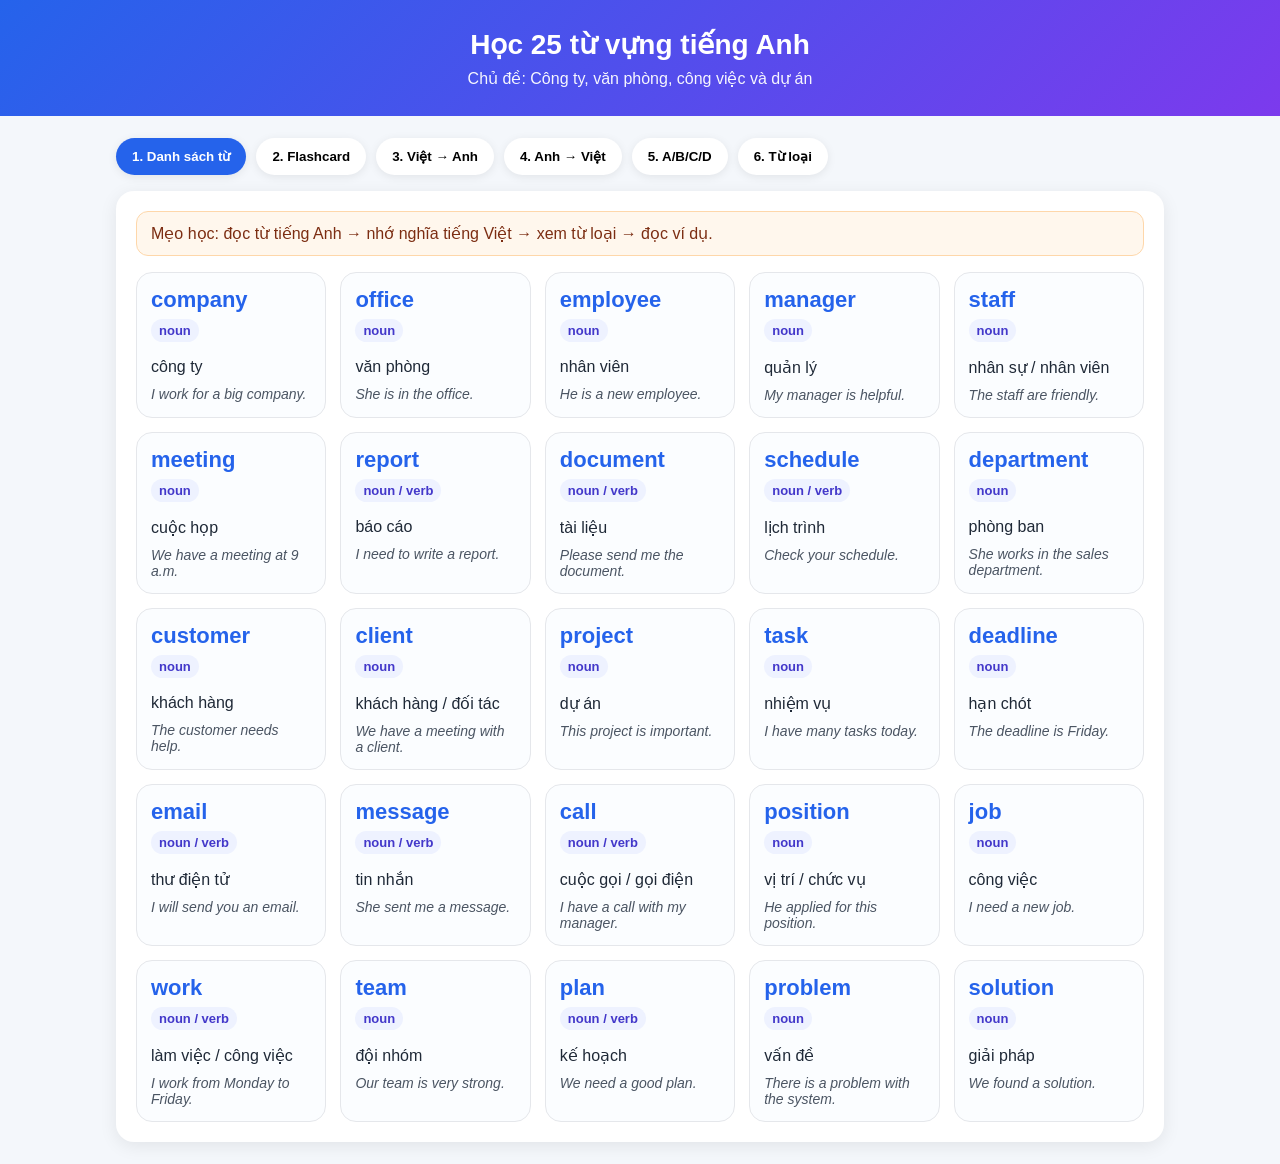
<file: Ngày 1.html>
<!DOCTYPE html>
<html lang="vi">
<head>
  <meta charset="UTF-8" />
  <meta name="viewport" content="width=device-width, initial-scale=1.0" />
  <title>Học 25 từ vựng tiếng Anh</title>
  <style>
    *{box-sizing:border-box}body{margin:0;font-family:Arial,sans-serif;background:#f4f7fb;color:#1f2937}header{background:linear-gradient(135deg,#2563eb,#7c3aed);color:white;padding:28px 16px;text-align:center}header h1{margin:0 0 8px;font-size:28px}header p{margin:0;opacity:.95}.container{max-width:1080px;margin:22px auto;padding:0 16px}.tabs{display:flex;gap:10px;flex-wrap:wrap;margin-bottom:16px}.tab-btn{border:0;padding:11px 16px;border-radius:999px;background:white;cursor:pointer;font-weight:700;box-shadow:0 2px 10px rgba(0,0,0,.08)}.tab-btn.active{background:#2563eb;color:white}.section{display:none;background:white;padding:20px;border-radius:18px;box-shadow:0 4px 18px rgba(0,0,0,.08);margin-bottom:18px}.section.active{display:block}.grid{display:grid;grid-template-columns:repeat(auto-fill,minmax(190px,1fr));gap:14px}.card{border:1px solid #e5e7eb;border-radius:16px;padding:14px;background:#fbfdff;transition:.2s}.card:hover{transform:translateY(-2px);box-shadow:0 8px 18px rgba(0,0,0,.08)}.word{font-size:22px;font-weight:800;color:#2563eb;margin-bottom:6px}.type{display:inline-block;background:#eef2ff;color:#4338ca;padding:4px 8px;border-radius:999px;font-size:13px;font-weight:700;margin-bottom:8px}.meaning{font-size:16px;margin-top:8px}.example{margin-top:10px;font-size:14px;color:#4b5563;font-style:italic}.question{border:1px solid #e5e7eb;border-radius:14px;padding:14px;margin:12px 0;background:#fbfdff}input,select{width:100%;padding:10px;margin-top:8px;border:1px solid #cbd5e1;border-radius:10px;font-size:15px}.btn{border:0;background:#2563eb;color:white;padding:11px 16px;border-radius:12px;cursor:pointer;font-weight:700;margin:8px 6px 8px 0}.btn.secondary{background:#6b7280}.btn.green{background:#16a34a}.result{margin-top:12px;padding:14px;border-radius:12px;background:#eef2ff;font-weight:700;line-height:1.6}.correct{color:#15803d;font-weight:800}.wrong{color:#dc2626;font-weight:800}.flashcard{text-align:center;padding:35px 18px;min-height:240px;display:flex;flex-direction:column;justify-content:center;align-items:center}.flash-word{font-size:42px;font-weight:900;color:#2563eb;margin-bottom:16px}.flash-meaning{font-size:24px;color:#111827;margin-bottom:8px;display:none}.flash-info{color:#4b5563;font-size:16px;display:none}.progress{background:#e5e7eb;border-radius:999px;height:14px;overflow:hidden;margin:12px 0 18px}.progress-bar{height:100%;width:0;background:#2563eb;transition:.3s}.note{background:#fff7ed;border:1px solid #fed7aa;padding:12px 14px;border-radius:12px;margin-bottom:16px;color:#7c2d12}.big-prompt{font-size:20px;font-weight:800;color:#111827;margin-top:6px}.small-hint{font-size:14px;color:#6b7280;margin-top:6px}.option{display:block;border:1px solid #d1d5db;border-radius:12px;padding:10px 12px;margin:8px 0;background:white;cursor:pointer}.option:hover{background:#f3f4f6}.option input{width:auto;margin:0 8px 0 0}.mode-box{display:flex;gap:10px;flex-wrap:wrap;margin-bottom:12px}.mode-box label{background:#f9fafb;border:1px solid #e5e7eb;border-radius:12px;padding:9px 12px;cursor:pointer}.mode-box input{width:auto;margin:0 6px 0 0}
  </style>
</head>
<body>
<header><h1>Học 25 từ vựng tiếng Anh</h1><p>Chủ đề: Công ty, văn phòng, công việc và dự án</p></header>
<div class="container">
  <div class="tabs">
    <button class="tab-btn active" onclick="showTab('list',this)">1. Danh sách từ</button>
    <button class="tab-btn" onclick="showTab('flash',this)">2. Flashcard</button>
    <button class="tab-btn" onclick="showTab('viToEn',this)">3. Việt → Anh</button>
    <button class="tab-btn" onclick="showTab('enToVi',this)">4. Anh → Việt</button>
    <button class="tab-btn" onclick="showTab('abcd',this)">5. A/B/C/D</button>
    <button class="tab-btn" onclick="showTab('typeQuiz',this)">6. Từ loại</button>
  </div>
  <section id="list" class="section active"><div class="note">Mẹo học: đọc từ tiếng Anh → nhớ nghĩa tiếng Việt → xem từ loại → đọc ví dụ.</div><div id="wordGrid" class="grid"></div></section>
  <section id="flash" class="section"><div class="progress"><div id="progressBar" class="progress-bar"></div></div><div class="flashcard"><div id="flashWord" class="flash-word"></div><div id="flashMeaning" class="flash-meaning"></div><div id="flashInfo" class="flash-info"></div></div><button class="btn green" onclick="showAnswer()">Hiện nghĩa</button><button class="btn" onclick="nextCard()">Từ tiếp theo</button><button class="btn secondary" onclick="shuffleCards()">Trộn từ</button></section>
  <section id="viToEn" class="section"><div class="note">Hiện <b>nghĩa tiếng Việt</b>, bạn điền <b>từ tiếng Anh</b>.</div><div id="viToEnQuestions"></div><button class="btn" onclick="checkViToEn()">Kiểm tra Việt → Anh</button><button class="btn secondary" onclick="resetViToEn()">Làm lại</button><button class="btn green" onclick="randomViToEn()">Trộn câu</button><div id="viToEnResult" class="result" style="display:none"></div></section>
  <section id="enToVi" class="section"><div class="note">Hiện <b>từ tiếng Anh</b>, bạn điền <b>nghĩa tiếng Việt</b>.</div><div id="enToViQuestions"></div><button class="btn" onclick="checkEnToVi()">Kiểm tra Anh → Việt</button><button class="btn secondary" onclick="resetEnToVi()">Làm lại</button><button class="btn green" onclick="randomEnToVi()">Trộn câu</button><div id="enToViResult" class="result" style="display:none"></div></section>
  <section id="abcd" class="section"><div class="note">Chọn đáp án đúng A/B/C/D. Có 2 kiểu: <b>Việt → Anh</b> hoặc <b>Anh → Việt</b>.</div><div class="mode-box"><label><input type="radio" name="abcdMode" value="vi-en" checked onchange="randomABCD()">Việt → Anh</label><label><input type="radio" name="abcdMode" value="en-vi" onchange="randomABCD()">Anh → Việt</label></div><div id="abcdQuestions"></div><button class="btn" onclick="checkABCD()">Kiểm tra A/B/C/D</button><button class="btn secondary" onclick="resetABCD()">Làm lại</button><button class="btn green" onclick="randomABCD()">Trộn câu & đáp án</button><div id="abcdResult" class="result" style="display:none"></div></section>
  <section id="typeQuiz" class="section"><div class="note">Chọn từ loại đúng. Noun = danh từ, Verb = động từ, Noun / Verb = vừa danh từ vừa động từ.</div><div id="typeQuestions"></div><button class="btn" onclick="checkType()">Kiểm tra từ loại</button><button class="btn secondary" onclick="resetType()">Làm lại</button><div id="typeResult" class="result" style="display:none"></div></section>
</div>
<script>
const words=[
{word:'company',meaning:'công ty',type:'noun',example:'I work for a big company.',viAnswers:['công ty']},
{word:'office',meaning:'văn phòng',type:'noun',example:'She is in the office.',viAnswers:['văn phòng']},
{word:'employee',meaning:'nhân viên',type:'noun',example:'He is a new employee.',viAnswers:['nhân viên']},
{word:'manager',meaning:'quản lý',type:'noun',example:'My manager is helpful.',viAnswers:['quản lý','người quản lý']},
{word:'staff',meaning:'nhân sự / nhân viên',type:'noun',example:'The staff are friendly.',viAnswers:['nhân sự','nhân viên']},
{word:'meeting',meaning:'cuộc họp',type:'noun',example:'We have a meeting at 9 a.m.',viAnswers:['cuộc họp','họp']},
{word:'report',meaning:'báo cáo',type:'noun / verb',example:'I need to write a report.',viAnswers:['báo cáo']},
{word:'document',meaning:'tài liệu',type:'noun / verb',example:'Please send me the document.',viAnswers:['tài liệu']},
{word:'schedule',meaning:'lịch trình',type:'noun / verb',example:'Check your schedule.',viAnswers:['lịch trình','lịch']},
{word:'department',meaning:'phòng ban',type:'noun',example:'She works in the sales department.',viAnswers:['phòng ban']},
{word:'customer',meaning:'khách hàng',type:'noun',example:'The customer needs help.',viAnswers:['khách hàng']},
{word:'client',meaning:'khách hàng / đối tác',type:'noun',example:'We have a meeting with a client.',viAnswers:['khách hàng','đối tác']},
{word:'project',meaning:'dự án',type:'noun',example:'This project is important.',viAnswers:['dự án']},
{word:'task',meaning:'nhiệm vụ',type:'noun',example:'I have many tasks today.',viAnswers:['nhiệm vụ']},
{word:'deadline',meaning:'hạn chót',type:'noun',example:'The deadline is Friday.',viAnswers:['hạn chót']},
{word:'email',meaning:'thư điện tử',type:'noun / verb',example:'I will send you an email.',viAnswers:['thư điện tử','email']},
{word:'message',meaning:'tin nhắn',type:'noun / verb',example:'She sent me a message.',viAnswers:['tin nhắn']},
{word:'call',meaning:'cuộc gọi / gọi điện',type:'noun / verb',example:'I have a call with my manager.',viAnswers:['cuộc gọi','gọi điện']},
{word:'position',meaning:'vị trí / chức vụ',type:'noun',example:'He applied for this position.',viAnswers:['vị trí','chức vụ']},
{word:'job',meaning:'công việc',type:'noun',example:'I need a new job.',viAnswers:['công việc','việc làm']},
{word:'work',meaning:'làm việc / công việc',type:'noun / verb',example:'I work from Monday to Friday.',viAnswers:['làm việc','công việc']},
{word:'team',meaning:'đội nhóm',type:'noun',example:'Our team is very strong.',viAnswers:['đội nhóm','nhóm']},
{word:'plan',meaning:'kế hoạch',type:'noun / verb',example:'We need a good plan.',viAnswers:['kế hoạch']},
{word:'problem',meaning:'vấn đề',type:'noun',example:'There is a problem with the system.',viAnswers:['vấn đề']},
{word:'solution',meaning:'giải pháp',type:'noun',example:'We found a solution.',viAnswers:['giải pháp']}
];
let flashIndex=0,flashWords=[...words],viToEnList=[...words],enToViList=[...words],abcdList=[];
function normalizeText(t){return t.trim().toLowerCase().replace(/\s+/g,' ')}
function shuffleArray(a){return [...a].sort(()=>Math.random()-.5)}
function showTab(id,btn){document.querySelectorAll('.section').forEach(s=>s.classList.remove('active'));document.querySelectorAll('.tab-btn').forEach(b=>b.classList.remove('active'));document.getElementById(id).classList.add('active');btn.classList.add('active')}
function renderList(){wordGrid.innerHTML=words.map(w=>`<div class="card"><div class="word">${w.word}</div><div class="type">${w.type}</div><div class="meaning">${w.meaning}</div><div class="example">${w.example}</div></div>`).join('')}
function renderFlash(){const w=flashWords[flashIndex];flashWord.textContent=w.word;flashMeaning.textContent=w.meaning;flashInfo.textContent=`${w.type} — ${w.example}`;flashMeaning.style.display='none';flashInfo.style.display='none';progressBar.style.width=((flashIndex+1)/flashWords.length*100)+'%'}
function showAnswer(){flashMeaning.style.display='block';flashInfo.style.display='block'}
function nextCard(){flashIndex=(flashIndex+1)%flashWords.length;renderFlash()}
function shuffleCards(){flashWords=shuffleArray(flashWords);flashIndex=0;renderFlash()}
function renderViToEn(){viToEnQuestions.innerHTML=viToEnList.map((w,i)=>`<div class="question"><b>Câu ${i+1}:</b> Nghĩa tiếng Việt là:<div class="big-prompt">${w.meaning}</div><div class="small-hint">Từ loại: ${w.type}</div><input id="viToEn${i}" placeholder="Điền từ tiếng Anh"><div id="viToEnFeedback${i}"></div></div>`).join('')}
function checkViToEn(){let s=0;viToEnList.forEach((w,i)=>{const ans=normalizeText(document.getElementById(`viToEn${i}`).value),fb=document.getElementById(`viToEnFeedback${i}`);if(ans===w.word){s++;fb.innerHTML='<span class="correct">Đúng!</span>'}else fb.innerHTML=`<span class="wrong">Sai.</span> Đáp án đúng: <b>${w.word}</b>`});viToEnResult.style.display='block';viToEnResult.innerHTML=`Bạn đúng ${s}/${viToEnList.length} câu.`}
function resetViToEn(){viToEnList.forEach((w,i)=>{document.getElementById(`viToEn${i}`).value='';document.getElementById(`viToEnFeedback${i}`).innerHTML=''});viToEnResult.style.display='none'}
function randomViToEn(){viToEnList=shuffleArray(viToEnList);renderViToEn();viToEnResult.style.display='none'}
function renderEnToVi(){enToViQuestions.innerHTML=enToViList.map((w,i)=>`<div class="question"><b>Câu ${i+1}:</b> Từ tiếng Anh là:<div class="big-prompt">${w.word}</div><div class="small-hint">Từ loại: ${w.type}</div><input id="enToVi${i}" placeholder="Điền nghĩa tiếng Việt"><div id="enToViFeedback${i}"></div></div>`).join('')}
function checkEnToVi(){let s=0;enToViList.forEach((w,i)=>{const ans=normalizeText(document.getElementById(`enToVi${i}`).value),fb=document.getElementById(`enToViFeedback${i}`),ok=w.viAnswers.some(v=>normalizeText(v)===ans);if(ok){s++;fb.innerHTML='<span class="correct">Đúng!</span>'}else fb.innerHTML=`<span class="wrong">Sai.</span> Đáp án gợi ý: <b>${w.meaning}</b>`});enToViResult.style.display='block';enToViResult.innerHTML=`Bạn đúng ${s}/${enToViList.length} câu.`}
function resetEnToVi(){enToViList.forEach((w,i)=>{document.getElementById(`enToVi${i}`).value='';document.getElementById(`enToViFeedback${i}`).innerHTML=''});enToViResult.style.display='none'}
function randomEnToVi(){enToViList=shuffleArray(enToViList);renderEnToVi();enToViResult.style.display='none'}
function getMode(){return document.querySelector('input[name="abcdMode"]:checked').value}
function buildABCD(){const mode=getMode();abcdList=words.map(w=>{if(mode==='vi-en'){const wrong=shuffleArray(words.filter(x=>x.word!==w.word)).slice(0,3).map(x=>x.word);return {...w,prompt:w.meaning,answer:w.word,options:shuffleArray([w.word,...wrong])}}else{const wrong=shuffleArray(words.filter(x=>x.meaning!==w.meaning)).slice(0,3).map(x=>x.meaning);return {...w,prompt:w.word,answer:w.meaning,options:shuffleArray([w.meaning,...wrong])}}})}
function renderABCD(){const mode=getMode();abcdQuestions.innerHTML=abcdList.map((w,i)=>`<div class="question"><b>Câu ${i+1}:</b> ${mode==='vi-en'?'Chọn từ tiếng Anh đúng với nghĩa:':'Chọn nghĩa tiếng Việt đúng của từ:'}<div class="big-prompt">${w.prompt}</div>${w.options.map((op,j)=>`<label class="option"><input type="radio" name="abcd${i}" value="${op}"> ${String.fromCharCode(65+j)}. ${op}</label>`).join('')}<div id="abcdFeedback${i}"></div></div>`).join('')}
function checkABCD(){let s=0;abcdList.forEach((w,i)=>{const selected=document.querySelector(`input[name="abcd${i}"]:checked`),fb=document.getElementById(`abcdFeedback${i}`);if(selected&&selected.value===w.answer){s++;fb.innerHTML='<span class="correct">Đúng!</span>'}else{const your=selected?selected.value:'chưa chọn';fb.innerHTML=`<span class="wrong">Sai.</span> Bạn chọn: <b>${your}</b>. Đáp án đúng: <b>${w.answer}</b>`}});abcdResult.style.display='block';abcdResult.innerHTML=`Bạn đúng ${s}/${abcdList.length} câu.`}
function resetABCD(){abcdList.forEach((w,i)=>{document.querySelectorAll(`input[name="abcd${i}"]`).forEach(r=>r.checked=false);document.getElementById(`abcdFeedback${i}`).innerHTML=''});abcdResult.style.display='none'}
function randomABCD(){buildABCD();abcdList=shuffleArray(abcdList);renderABCD();abcdResult.style.display='none'}
function renderType(){typeQuestions.innerHTML=words.map((w,i)=>`<div class="question"><b>${i+1}. ${w.word}</b> — ${w.meaning}<select id="type${i}"><option value="">-- Chọn từ loại --</option><option value="noun">noun</option><option value="verb">verb</option><option value="noun / verb">noun / verb</option></select><div id="typeFeedback${i}"></div></div>`).join('')}
function checkType(){let s=0;words.forEach((w,i)=>{const ans=document.getElementById(`type${i}`).value,fb=document.getElementById(`typeFeedback${i}`);if(ans===w.type){s++;fb.innerHTML='<span class="correct">Đúng!</span>'}else fb.innerHTML=`<span class="wrong">Sai.</span> Đáp án đúng: <b>${w.type}</b>`});typeResult.style.display='block';typeResult.innerHTML=`Bạn đúng ${s}/${words.length} câu.`}
function resetType(){words.forEach((w,i)=>{document.getElementById(`type${i}`).value='';document.getElementById(`typeFeedback${i}`).innerHTML=''});typeResult.style.display='none'}
renderList();renderFlash();renderViToEn();renderEnToVi();randomABCD();renderType();
</script>
</body>
</html>
</file>
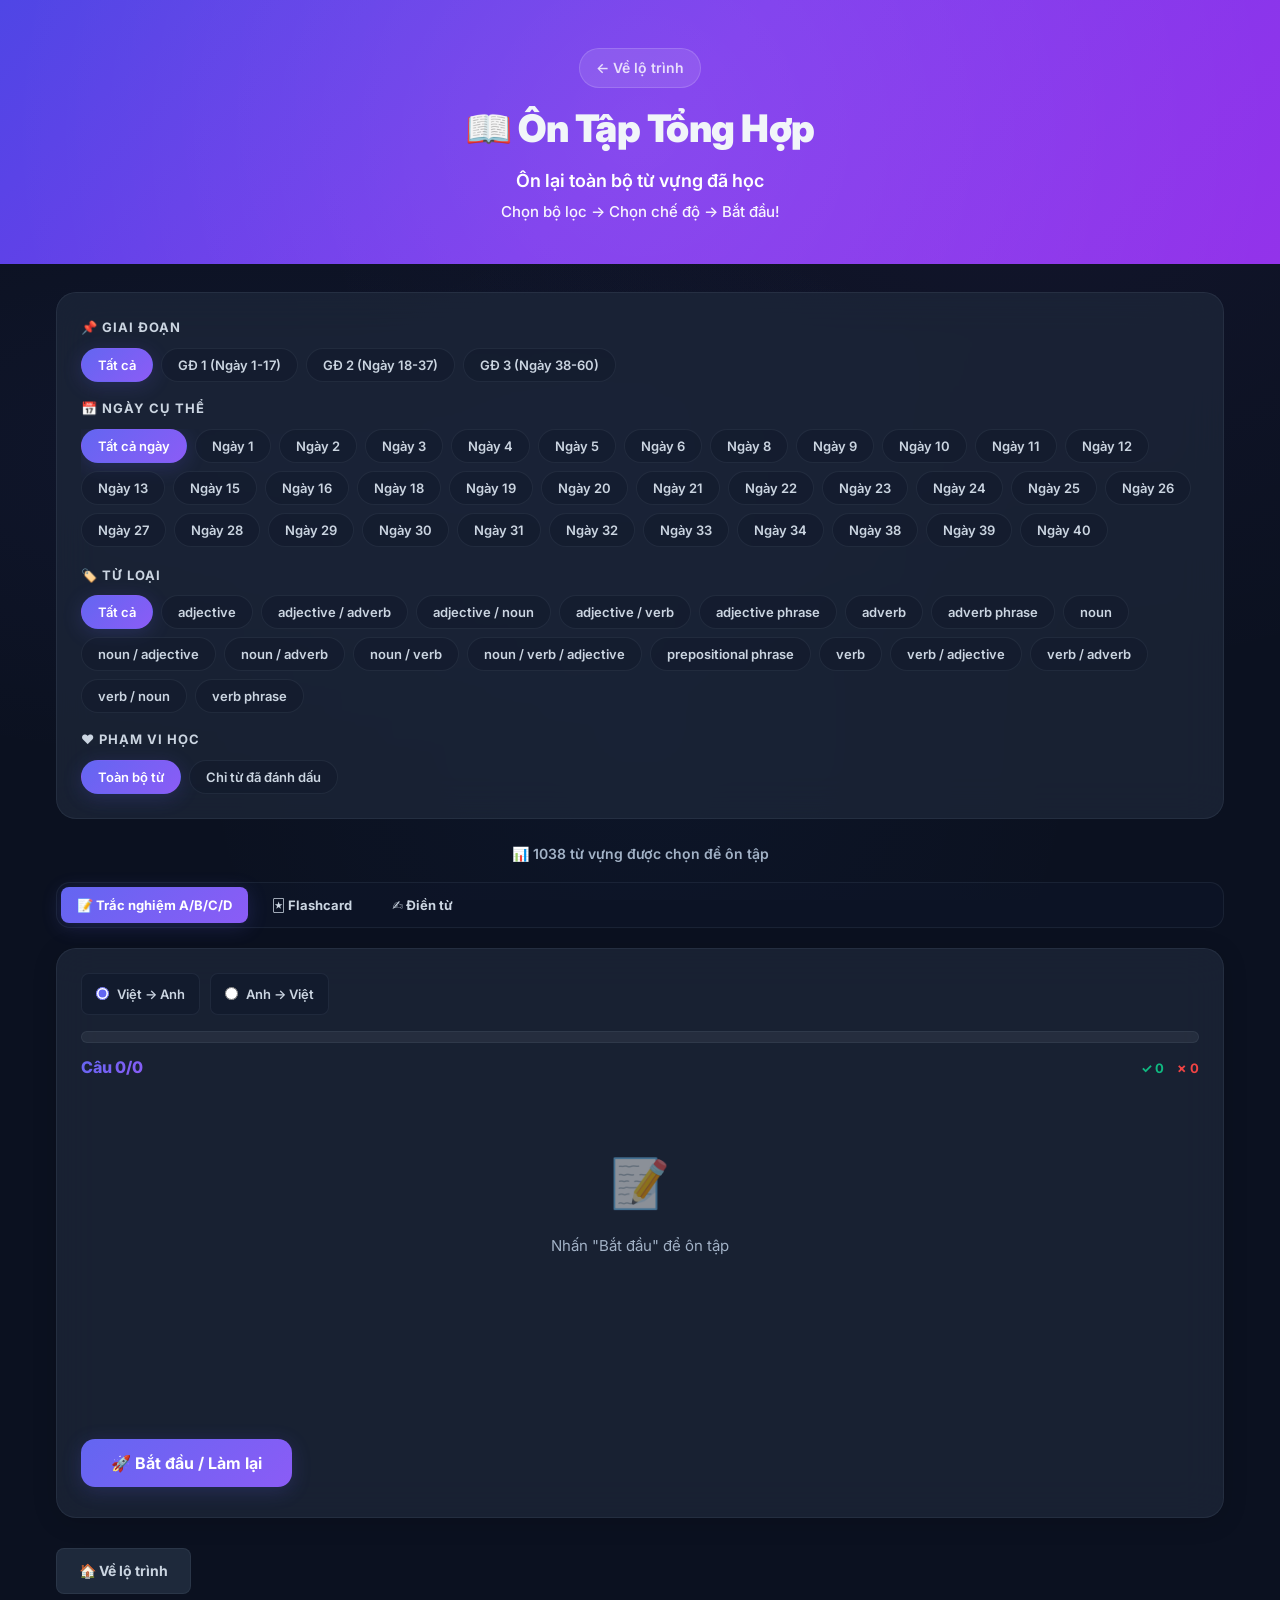
<file: review-all.html>
<!DOCTYPE html>
<html lang="vi">
<head>
  <meta charset="UTF-8">
  <meta name="viewport" content="width=device-width, initial-scale=1.0">
  <title>Ôn Tập Tổng Hợp - TOEIC 450</title>
  <meta name="description" content="Ôn tập tổng hợp toàn bộ từ vựng tiếng Anh TOEIC đã học">
  <link rel="stylesheet" href="style.css">
</head>
<body>
  <header class="header">
    <a href="index.html?no_redirect=true" class="back-btn">← Về lộ trình</a>
    <h1>📖 Ôn Tập Tổng Hợp</h1>
    <p>Ôn lại toàn bộ từ vựng đã học</p>
    <div class="subtitle">Chọn bộ lọc → Chọn chế độ → Bắt đầu!</div>
  </header>

  <div class="container">
    <!-- Filter Panel -->
    <div class="filter-panel" id="filterPanel">
      <div class="filter-group">
        <span class="filter-label">📌 Giai đoạn</span>
        <div class="filter-chips" id="phaseFilters">
          <button class="filter-chip active" data-phase="all" onclick="setPhaseFilter('all', this)">Tất cả</button>
          <button class="filter-chip" data-phase="1" onclick="setPhaseFilter(1, this)">GĐ 1 (Ngày 1-17)</button>
          <button class="filter-chip" data-phase="2" onclick="setPhaseFilter(2, this)">GĐ 2 (Ngày 18-37)</button>
          <button class="filter-chip" data-phase="3" onclick="setPhaseFilter(3, this)">GĐ 3 (Ngày 38-60)</button>
        </div>
      </div>
      <div class="filter-group">
        <span class="filter-label">📅 Ngày cụ thể</span>
        <div class="filter-chips" id="dayFilters" style="max-height:120px;overflow-y:auto">
          <!-- Generated dynamically -->
        </div>
      </div>
      <div class="filter-group">
        <span class="filter-label">🏷️ Từ loại</span>
        <div class="filter-chips" id="typeFilters">
          <button class="filter-chip active" data-type="all" onclick="setTypeFilter('all', this)">Tất cả</button>
          <!-- Generated dynamically -->
        </div>
      </div>
      <div class="filter-group">
        <span class="filter-label">❤️ Phạm vi học</span>
        <div class="filter-chips" id="sourceFilters">
          <button class="filter-chip active" onclick="setSourceFilter('all', this)">Toàn bộ từ</button>
          <button class="filter-chip" onclick="setSourceFilter('marked', this)">Chỉ từ đã đánh dấu</button>
        </div>
      </div>
    </div>

    <!-- Word Count -->
    <div class="review-word-count" id="wordCount">Đang tải...</div>

    <!-- Mode Tabs -->
    <div class="tabs review-mode-tabs">
      <button class="tab-btn active" onclick="showMode('abcdMode', this)">📝 Trắc nghiệm A/B/C/D</button>
      <button class="tab-btn" onclick="showMode('flashMode', this)">🃏 Flashcard</button>
      <button class="tab-btn" onclick="showMode('fillMode', this)">✍️ Điền từ</button>
    </div>

    <!-- ABCD Mode -->
    <section id="abcdMode" class="section active">
      <div class="mode-box">
        <label><input type="radio" name="reviewAbcdMode" value="vi-en" checked onchange="startReviewABCD()">Việt → Anh</label>
        <label><input type="radio" name="reviewAbcdMode" value="en-vi" onchange="startReviewABCD()">Anh → Việt</label>
      </div>
      <div class="progress"><div id="reviewAbcdProgress" class="progress-bar"></div></div>
      <div class="abcd-progress-info">
        <span class="abcd-counter" id="reviewAbcdCounter">Câu 0/0</span>
        <span class="abcd-score">
          <span class="score-correct" id="reviewAbcdCorrect">✓ 0</span>
          <span class="score-wrong" id="reviewAbcdWrong">✗ 0</span>
        </span>
      </div>
      <div class="abcd-single-container" id="reviewAbcdContainer">
        <div class="empty-state"><div class="icon">📝</div><p>Nhấn "Bắt đầu" để ôn tập</p></div>
      </div>
      <div class="btn-group">
        <button class="btn btn-primary btn-lg" onclick="startReviewABCD()">🚀 Bắt đầu / Làm lại</button>
      </div>
    </section>

    <!-- Flashcard Mode -->
    <section id="flashMode" class="section">
      <div class="progress"><div id="reviewFlashProgress" class="progress-bar"></div></div>
      <div class="flash-counter" id="reviewFlashCounter">0 / 0</div>
      <div class="flashcard-container">
        <div class="flashcard">
          <button class="speak-btn speak-btn-lg" onclick="speakWord(reviewFlashWords[reviewFlashIndex].word)" title="Phát âm">🔊</button>
          <div id="reviewFlashWord" class="flash-word">—</div>
          <div id="reviewFlashMeaning" class="flash-meaning">—</div>
          <div id="reviewFlashInfo" class="flash-info"></div>
        </div>
      </div>
      <div class="btn-group justify-center">
        <button class="btn btn-success" onclick="showReviewFlashAnswer()">👁️ Hiện nghĩa</button>
        <button class="btn btn-primary" onclick="nextReviewFlash()">➡️ Từ tiếp</button>
        <button class="btn btn-secondary" onclick="prevReviewFlash()">⬅️ Từ trước</button>
        <button class="btn btn-warning" onclick="shuffleReviewFlash()">🔀 Trộn từ</button>
      </div>
    </section>

    <!-- Fill Mode -->
    <section id="fillMode" class="section">
      <div class="mode-box">
        <label><input type="radio" name="reviewFillMode" value="vi-en" checked onchange="startReviewFill()">Việt → Anh</label>
        <label><input type="radio" name="reviewFillMode" value="en-vi" onchange="startReviewFill()">Anh → Việt</label>
      </div>
      <div class="note" id="reviewFillNote">💡 Hiện <b>nghĩa tiếng Việt</b>, bạn điền <b>từ tiếng Anh</b>. Từ sai tự động vào kho từ khó!</div>
      <div class="progress"><div id="reviewFillProgress" class="progress-bar"></div></div>
      <div class="abcd-progress-info">
        <span class="abcd-counter" id="reviewFillCounter">Câu 0/0</span>
        <span class="abcd-score">
          <span class="score-correct" id="reviewFillCorrectCount">✓ 0</span>
          <span class="score-wrong" id="reviewFillWrongCount">✗ 0</span>
        </span>
      </div>
      <div class="abcd-single-container" id="reviewFillContainer">
        <div class="empty-state"><div class="icon">✍️</div><p>Nhấn "Bắt đầu" để ôn tập</p></div>
      </div>
      <div class="btn-group">
        <button class="btn btn-primary btn-lg" onclick="startReviewFill()">🚀 Bắt đầu / Làm lại</button>
      </div>
    </section>

    <!-- Navigation -->
    <div class="flex justify-between mt-lg" style="padding-bottom:32px">
      <a href="index.html?no_redirect=true" class="btn btn-secondary">🏠 Về lộ trình</a>
    </div>
  </div>

  <script src="data.js"></script>
  <script src="storage.js"></script>
  <script>
  // ============================================
  // REVIEW-ALL PAGE LOGIC
  // ============================================

  let allWords = [];
  let filteredWords = [];
  let selectedPhase = 'all';
  let selectedDays = [];
  let selectedType = 'all';
  let selectedSource = 'all';

  // ---- INIT ----
  function init() {
    if (typeof DAYS_DATA === 'undefined') {
      document.getElementById('wordCount').textContent = 'Lỗi: Không tìm thấy dữ liệu';
      return;
    }

    // Collect all words from all days
    DAYS_DATA.forEach(d => {
      if (d.words && d.words.length > 0) {
        d.words.forEach(w => {
          allWords.push({ ...w, day: d.day, phase: d.phase, topic: d.topic });
        });
      }
    });

    renderDayFilters();
    renderTypeFilters();
    applyFilters();
    initFlashcards();
  }

  // ---- FILTERS ----
  function renderDayFilters() {
    const container = document.getElementById('dayFilters');
    const days = DAYS_DATA.filter(d => d.words && d.words.length > 0);
    container.innerHTML = `
      <button class="filter-chip active" data-day="all" onclick="toggleDayFilter('all', this)">Tất cả ngày</button>
      ${days.map(d => `
        <button class="filter-chip" data-day="${d.day}" onclick="toggleDayFilter(${d.day}, this)">
          Ngày ${d.day}
        </button>
      `).join('')}
    `;
  }

  function renderTypeFilters() {
    const types = [...new Set(allWords.map(w => w.type))].sort();
    const container = document.getElementById('typeFilters');
    container.innerHTML = `
      <button class="filter-chip active" data-type="all" onclick="setTypeFilter('all', this)">Tất cả</button>
      ${types.map(t => `
        <button class="filter-chip" data-type="${t}" onclick="setTypeFilter('${t}', this)">${t}</button>
      `).join('')}
    `;
  }

  function setPhaseFilter(phase, btn) {
    selectedPhase = phase;
    document.querySelectorAll('#phaseFilters .filter-chip').forEach(b => b.classList.remove('active'));
    btn.classList.add('active');

    // Reset day filter when phase changes
    selectedDays = [];
    const dayBtns = document.querySelectorAll('#dayFilters .filter-chip');
    dayBtns.forEach(b => b.classList.remove('active'));
    dayBtns[0].classList.add('active'); // "Tất cả ngày"

    applyFilters();
  }

  function toggleDayFilter(day, btn) {
    if (day === 'all') {
      selectedDays = [];
      document.querySelectorAll('#dayFilters .filter-chip').forEach(b => b.classList.remove('active'));
      btn.classList.add('active');
    } else {
      // Deactivate "all" button
      document.querySelector('#dayFilters .filter-chip[data-day="all"]').classList.remove('active');

      if (selectedDays.includes(day)) {
        selectedDays = selectedDays.filter(d => d !== day);
        btn.classList.remove('active');
        if (selectedDays.length === 0) {
          document.querySelector('#dayFilters .filter-chip[data-day="all"]').classList.add('active');
        }
      } else {
        selectedDays.push(day);
        btn.classList.add('active');
      }
    }
    applyFilters();
  }

  function setTypeFilter(type, btn) {
    selectedType = type;
    document.querySelectorAll('#typeFilters .filter-chip').forEach(b => b.classList.remove('active'));
    btn.classList.add('active');
    applyFilters();
  }

  function setSourceFilter(source, btn) {
    selectedSource = source;
    document.querySelectorAll('#sourceFilters .filter-chip').forEach(b => b.classList.remove('active'));
    btn.classList.add('active');
    applyFilters();
  }

  function applyFilters() {
    const markedWords = new Set(Storage.getDifficultWords().map(w => w.word.toLowerCase()));
    filteredWords = allWords.filter(w => {
      if (selectedPhase !== 'all' && w.phase !== selectedPhase) return false;
      if (selectedDays.length > 0 && !selectedDays.includes(w.day)) return false;
      if (selectedType !== 'all' && w.type !== selectedType) return false;
      if (selectedSource === 'marked' && !markedWords.has(w.word.toLowerCase())) return false;
      return true;
    });

    document.getElementById('wordCount').textContent =
      `📊 ${filteredWords.length} từ vựng được chọn để ôn tập`;

    // Reset flashcards
    initFlashcards();
  }

  // ---- SHOW MODE ----
  function showMode(modeId, btn) {
    document.querySelectorAll('.review-mode-tabs .tab-btn').forEach(b => b.classList.remove('active'));
    document.querySelectorAll('.container > .section').forEach(s => s.classList.remove('active'));
    btn.classList.add('active');
    document.getElementById(modeId).classList.add('active');
  }

  // ---- HELPER ----
  function shuffleArray(a) { return [...a].sort(() => Math.random() - 0.5); }
  function normalizeText(t) { return t.trim().toLowerCase().replace(/\s+/g, ' '); }

  // TTS speak helper
  function speakWord(text) {
    if ('speechSynthesis' in window) {
      window.speechSynthesis.cancel();
      const utter = new SpeechSynthesisUtterance(text);
      utter.lang = 'en-US';
      utter.rate = 0.85;
      utter.pitch = 1;
      window.speechSynthesis.speak(utter);
    }
  }

  // ====================================================
  // MODE 1: ABCD Quiz (one-at-a-time, instant feedback)
  // ====================================================
  let reviewAbcdList = [];
  let reviewAbcdIndex = 0;
  let reviewAbcdCorrect = 0;
  let reviewAbcdWrong = [];
  let reviewAbcdAnswered = false;

  function startReviewABCD() {
    if (filteredWords.length < 4) {
      document.getElementById('reviewAbcdContainer').innerHTML =
        '<div class="empty-state"><div class="icon">⚠️</div><p>Cần ít nhất 4 từ để làm trắc nghiệm. Hãy chọn thêm ngày hoặc giai đoạn.</p></div>';
      return;
    }

    const mode = document.querySelector('input[name="reviewAbcdMode"]:checked').value;
    const pool = shuffleArray(filteredWords);
    // Take up to 30 random words for quiz
    const quizWords = pool.slice(0, Math.min(30, pool.length));

    reviewAbcdList = quizWords.map(w => {
      if (mode === 'vi-en') {
        const wrong = shuffleArray(filteredWords.filter(x => x.word !== w.word)).slice(0, 3).map(x => x.word);
        return { ...w, prompt: w.meaning, answer: w.word, options: shuffleArray([w.word, ...wrong]) };
      } else {
        const wrong = shuffleArray(filteredWords.filter(x => x.meaning !== w.meaning)).slice(0, 3).map(x => x.meaning);
        return { ...w, prompt: w.word, answer: w.meaning, options: shuffleArray([w.meaning, ...wrong]) };
      }
    });

    reviewAbcdIndex = 0;
    reviewAbcdCorrect = 0;
    reviewAbcdWrong = [];
    reviewAbcdAnswered = false;
    renderReviewABCD();
  }

  function renderReviewABCD() {
    const container = document.getElementById('reviewAbcdContainer');
    const total = reviewAbcdList.length;

    document.getElementById('reviewAbcdProgress').style.width = ((reviewAbcdIndex) / total * 100) + '%';
    document.getElementById('reviewAbcdCounter').textContent = `Câu ${Math.min(reviewAbcdIndex + 1, total)}/${total}`;
    document.getElementById('reviewAbcdCorrect').textContent = `✓ ${reviewAbcdCorrect}`;
    document.getElementById('reviewAbcdWrong').textContent = `✗ ${reviewAbcdWrong.length}`;

    if (reviewAbcdIndex >= total) {
      showReviewABCDSummary();
      return;
    }

    const w = reviewAbcdList[reviewAbcdIndex];
    const mode = document.querySelector('input[name="reviewAbcdMode"]:checked').value;
    reviewAbcdAnswered = false;

    const isEnVi = (mode === 'en-vi');
    const promptHtml = isEnVi 
      ? `${w.prompt} <span style="font-size:16px; font-weight:normal; color:var(--text-muted); margin-left:8px;">${w.ipa || ''}</span> <button class="speak-btn" onclick="speakWord('${w.prompt}')" style="position:static;font-size:18px;vertical-align:middle;margin-left:4px;display:inline-block;opacity:0.75;">🔊</button>` 
      : w.prompt;

    container.innerHTML = `
      <div class="abcd-single-question">
        <div class="question">
          <div class="question-label">${mode === 'vi-en' ? 'Chọn từ tiếng Anh đúng:' : 'Chọn nghĩa tiếng Việt đúng:'}</div>
          <div class="big-prompt">${promptHtml}</div>
          <div class="small-hint">${w.type || ''} ${w.day ? '• Ngày ' + w.day : ''}</div>
          ${w.options.map((op, j) => `
            <label class="option" id="rOpt${j}" onclick="selectReviewABCD(${j}, '${op.replace(/'/g, "\\\\'")}')"
               style="cursor:pointer">
              <input type="radio" name="reviewSingle" value="${op}" style="pointer-events:none">
              ${String.fromCharCode(65 + j)}. ${op}
            </label>
          `).join('')}
          <div id="reviewFeedbackBanner"></div>
        </div>
      </div>
    `;
    if (isEnVi) {
      speakWord(w.prompt);
    }
  }

  function selectReviewABCD(optIndex, selected) {
    if (reviewAbcdAnswered) return;
    reviewAbcdAnswered = true;

    const w = reviewAbcdList[reviewAbcdIndex];
    const isCorrect = selected === w.answer;
    const options = document.querySelectorAll('#reviewAbcdContainer .option');
    const banner = document.getElementById('reviewFeedbackBanner');

    options.forEach((opt, j) => {
      const val = opt.querySelector('input').value;
      if (val === w.answer) {
        opt.classList.add('option-correct');
      } else if (j === optIndex && !isCorrect) {
        opt.classList.add('option-wrong');
      } else {
        opt.classList.add('option-disabled');
      }
    });

    if (isCorrect) {
      reviewAbcdCorrect++;
      banner.className = 'abcd-feedback-banner correct';
      banner.innerHTML = `🎉 Chính xác! <b>${w.word}</b> ${w.ipa || ''} <button class="speak-btn" onclick="speakWord('${w.word}')" style="position:static;font-size:16px;margin-left:8px;vertical-align:middle;display:inline-block;opacity:1;">🔊</button>`;
    } else {
      banner.className = 'abcd-feedback-banner wrong';
      banner.innerHTML = `❌ Sai rồi! Đáp án đúng: <b>${w.answer}</b> (${w.word} ${w.ipa || ''}) <button class="speak-btn" onclick="speakWord('${w.word}')" style="position:static;font-size:16px;margin-left:8px;vertical-align:middle;display:inline-block;opacity:1;">🔊</button>`;
      reviewAbcdWrong.push(w);
      Storage.addDifficultWord(w, w.day || 0);
    }
    speakWord(w.word);

    document.getElementById('reviewAbcdCorrect').textContent = `✓ ${reviewAbcdCorrect}`;
    document.getElementById('reviewAbcdWrong').textContent = `✗ ${reviewAbcdWrong.length}`;

    setTimeout(() => {
      reviewAbcdIndex++;
      renderReviewABCD();
    }, 1500);
  }

  function showReviewABCDSummary() {
    const total = reviewAbcdList.length;
    const pct = Math.round((reviewAbcdCorrect / total) * 100);
    const container = document.getElementById('reviewAbcdContainer');

    document.getElementById('reviewAbcdProgress').style.width = '100%';

    let emoji = '🎉', msg = 'Tuyệt vời! Bạn giỏi lắm!';
    if (pct < 50) { emoji = '😤'; msg = 'Cần cố gắng hơn!'; }
    else if (pct < 80) { emoji = '💪'; msg = 'Khá tốt, cần ôn thêm!'; }

    container.innerHTML = `
      <div class="quiz-summary">
        <div style="font-size:48px">${emoji}</div>
        <div class="quiz-summary-score">${pct}%</div>
        <div class="quiz-summary-label">${msg}</div>
        <div class="quiz-summary-stats">
          <div class="quiz-summary-stat correct">
            <div class="stat-num">${reviewAbcdCorrect}</div>
            <div class="stat-lbl">Đúng</div>
          </div>
          <div class="quiz-summary-stat wrong">
            <div class="stat-num">${reviewAbcdWrong.length}</div>
            <div class="stat-lbl">Sai</div>
          </div>
          <div class="quiz-summary-stat total">
            <div class="stat-num">${total}</div>
            <div class="stat-lbl">Tổng</div>
          </div>
        </div>
        ${reviewAbcdWrong.length > 0 ? `
          <div class="quiz-wrong-list">
            <div style="font-weight:800;margin-bottom:10px;color:var(--error-hover)">📝 Từ cần ôn lại:</div>
            ${reviewAbcdWrong.map(w => `
              <div class="wrong-item">
                <span class="wrong-word">${w.word}</span>
                <span class="wrong-meaning">${w.meaning}</span>
              </div>
            `).join('')}
          </div>
        ` : ''}
      </div>
    `;
  }

  // ====================================================
  // MODE 2: FLASHCARD
  // ====================================================
  let reviewFlashWords = [];
  let reviewFlashIndex = 0;

  function initFlashcards() {
    reviewFlashWords = shuffleArray([...filteredWords]);
    reviewFlashIndex = 0;
    renderReviewFlash();
  }

  function renderReviewFlash() {
    if (reviewFlashWords.length === 0) {
      document.getElementById('reviewFlashWord').textContent = '—';
      document.getElementById('reviewFlashMeaning').textContent = 'Chưa có từ';
      document.getElementById('reviewFlashMeaning').style.display = 'block';
      document.getElementById('reviewFlashInfo').style.display = 'none';
      document.getElementById('reviewFlashCounter').textContent = '0 / 0';
      document.getElementById('reviewFlashProgress').style.width = '0%';
      return;
    }

    const w = reviewFlashWords[reviewFlashIndex];
    document.getElementById('reviewFlashWord').innerHTML = `${w.word} <div style="font-size:18px; font-weight:normal; color:var(--text-muted); margin-top:8px;">${w.ipa || ''}</div>`;
    document.getElementById('reviewFlashMeaning').textContent = w.meaning;
    document.getElementById('reviewFlashInfo').innerHTML = `<b>${w.type}</b> — "${w.example}" <span style="color:var(--text-muted);font-size:12px">• Ngày ${w.day}</span>`;
    document.getElementById('reviewFlashMeaning').style.display = 'none';
    document.getElementById('reviewFlashInfo').style.display = 'none';
    document.getElementById('reviewFlashProgress').style.width = ((reviewFlashIndex + 1) / reviewFlashWords.length * 100) + '%';
    document.getElementById('reviewFlashCounter').textContent = `${reviewFlashIndex + 1} / ${reviewFlashWords.length}`;
  }

  function showReviewFlashAnswer() {
    document.getElementById('reviewFlashMeaning').style.display = 'block';
    document.getElementById('reviewFlashInfo').style.display = 'block';
  }

  function nextReviewFlash() {
    if (reviewFlashWords.length === 0) return;
    reviewFlashIndex = (reviewFlashIndex + 1) % reviewFlashWords.length;
    renderReviewFlash();
  }

  function prevReviewFlash() {
    if (reviewFlashWords.length === 0) return;
    reviewFlashIndex = (reviewFlashIndex - 1 + reviewFlashWords.length) % reviewFlashWords.length;
    renderReviewFlash();
  }

  function shuffleReviewFlash() {
    reviewFlashWords = shuffleArray(reviewFlashWords);
    reviewFlashIndex = 0;
    renderReviewFlash();
  }

  // ====================================================
  // MODE 3: FILL-IN (one-at-a-time, instant feedback)
  // ====================================================
  let reviewFillList = [];
  let reviewFillIndex = 0;
  let reviewFillCorrect = 0;
  let reviewFillWrong = [];
  let reviewFillAnswered = false;

  function startReviewFill() {
    if (filteredWords.length === 0) {
      document.getElementById('reviewFillContainer').innerHTML =
        '<div class="empty-state"><div class="icon">⚠️</div><p>Không có từ nào để ôn. Hãy chọn giai đoạn hoặc ngày.</p></div>';
      return;
    }

    reviewFillList = shuffleArray([...filteredWords]).slice(0, Math.min(20, filteredWords.length));
    reviewFillIndex = 0;
    reviewFillCorrect = 0;
    reviewFillWrong = [];
    reviewFillAnswered = false;
    renderReviewFill();
  }

  function renderReviewFill() {
    const container = document.getElementById('reviewFillContainer');
    const total = reviewFillList.length;

    document.getElementById('reviewFillProgress').style.width = ((reviewFillIndex) / total * 100) + '%';
    document.getElementById('reviewFillCounter').textContent = `Câu ${Math.min(reviewFillIndex + 1, total)}/${total}`;
    document.getElementById('reviewFillCorrectCount').textContent = `✓ ${reviewFillCorrect}`;
    document.getElementById('reviewFillWrongCount').textContent = `✗ ${reviewFillWrong.length}`;

    if (reviewFillIndex >= total) {
      showReviewFillSummary();
      return;
    }

    const w = reviewFillList[reviewFillIndex];
    const mode = document.querySelector('input[name="reviewFillMode"]:checked').value;
    const isEnVi = mode === 'en-vi';
    reviewFillAnswered = false;
    document.getElementById('reviewFillNote').innerHTML = isEnVi
      ? '💡 Hiện <b>từ tiếng Anh</b>, bạn điền <b>nghĩa tiếng Việt</b>. Có thể nhập một trong các nghĩa đúng.'
      : '💡 Hiện <b>nghĩa tiếng Việt</b>, bạn điền <b>từ tiếng Anh</b>. Từ sai tự động vào kho từ khó!';

    container.innerHTML = `
      <div class="abcd-single-question">
        <div class="question">
          <div class="question-label">${isEnVi ? 'Điền nghĩa tiếng Việt:' : 'Điền từ tiếng Anh:'}</div>
          <div class="big-prompt">${isEnVi ? w.word : w.meaning}</div>
          ${isEnVi ? `<button class="speak-btn" onclick="speakWord('${w.word}')" style="position:static;margin:8px auto;display:block">🔊</button>` : ''}
          <div class="small-hint">${w.type || ''} ${w.day ? '• Ngày ' + w.day : ''}</div>
          <input type="text" id="reviewFillInput" placeholder="${isEnVi ? 'Điền nghĩa tiếng Việt...' : 'Điền từ tiếng Anh...'}" autofocus
            onkeydown="if(event.key==='Enter') checkReviewFill()">
          <div style="margin-top:12px">
            <button class="btn btn-primary" onclick="checkReviewFill()">✅ Kiểm tra</button>
            <button class="btn btn-secondary btn-sm" onclick="skipReviewFill()">⏭️ Bỏ qua</button>
          </div>
          <div id="reviewFillFeedback"></div>
        </div>
      </div>
    `;

    // Auto-focus the input
    setTimeout(() => {
      const input = document.getElementById('reviewFillInput');
      if (input) input.focus();
    }, 100);
  }

  function checkReviewFill() {
    if (reviewFillAnswered) return;
    reviewFillAnswered = true;

    const w = reviewFillList[reviewFillIndex];
    const input = document.getElementById('reviewFillInput');
    const feedback = document.getElementById('reviewFillFeedback');
    const ans = normalizeText(input.value);
    const mode = document.querySelector('input[name="reviewFillMode"]:checked').value;
    const acceptedAnswers = mode === 'en-vi'
      ? (w.viAnswers && w.viAnswers.length ? w.viAnswers : w.meaning.split(',')).map(normalizeText)
      : [normalizeText(w.word)];

    if (acceptedAnswers.includes(ans)) {
      reviewFillCorrect++;
      feedback.className = 'abcd-feedback-banner correct';
      feedback.innerHTML = `🎉 Chính xác! <b>${w.word}</b> — ${w.meaning} <button class="speak-btn" onclick="speakWord('${w.word}')" style="position:static;margin-left:8px;font-size:16px;display:inline-block;opacity:1;vertical-align:middle;">🔊</button>`;
      input.style.borderColor = 'var(--success)';
    } else {
      feedback.className = 'abcd-feedback-banner wrong';
      feedback.innerHTML = `❌ Sai rồi! Đáp án đúng: <b>${mode === 'en-vi' ? w.meaning : w.word}</b> <button class="speak-btn" onclick="speakWord('${w.word}')" style="position:static;margin-left:8px;font-size:16px;display:inline-block;opacity:1;vertical-align:middle;">🔊</button>`;
      input.style.borderColor = 'var(--error)';
      reviewFillWrong.push(w);
      Storage.addDifficultWord(w, w.day || 0);
    }

    input.disabled = true;
    speakWord(w.word);
    document.getElementById('reviewFillCorrectCount').textContent = `✓ ${reviewFillCorrect}`;
    document.getElementById('reviewFillWrongCount').textContent = `✗ ${reviewFillWrong.length}`;

    setTimeout(() => {
      reviewFillIndex++;
      renderReviewFill();
    }, 1500);
  }

  function skipReviewFill() {
    if (reviewFillAnswered) return;
    reviewFillAnswered = true;

    const w = reviewFillList[reviewFillIndex];
    const feedback = document.getElementById('reviewFillFeedback');
    feedback.className = 'abcd-feedback-banner wrong';
    feedback.innerHTML = `⏭️ Đã bỏ qua. Đáp án: <b>${w.word}</b> ${w.ipa || ''} <button class="speak-btn" onclick="speakWord('${w.word}')" style="position:static;margin-left:8px;font-size:16px;display:inline-block;opacity:1;vertical-align:middle;">🔊</button>`;
    reviewFillWrong.push(w);
    Storage.addDifficultWord(w, w.day || 0);

    speakWord(w.word);
    document.getElementById('reviewFillWrongCount').textContent = `✗ ${reviewFillWrong.length}`;

    setTimeout(() => {
      reviewFillIndex++;
      renderReviewFill();
    }, 1500);
  }

  function showReviewFillSummary() {
    const total = reviewFillList.length;
    const pct = Math.round((reviewFillCorrect / total) * 100);
    const container = document.getElementById('reviewFillContainer');

    document.getElementById('reviewFillProgress').style.width = '100%';

    let emoji = '🎉', msg = 'Tuyệt vời! Bạn giỏi lắm!';
    if (pct < 50) { emoji = '😤'; msg = 'Cần cố gắng hơn!'; }
    else if (pct < 80) { emoji = '💪'; msg = 'Khá tốt, cần ôn thêm!'; }

    container.innerHTML = `
      <div class="quiz-summary">
        <div style="font-size:48px">${emoji}</div>
        <div class="quiz-summary-score">${pct}%</div>
        <div class="quiz-summary-label">${msg}</div>
        <div class="quiz-summary-stats">
          <div class="quiz-summary-stat correct">
            <div class="stat-num">${reviewFillCorrect}</div>
            <div class="stat-lbl">Đúng</div>
          </div>
          <div class="quiz-summary-stat wrong">
            <div class="stat-num">${reviewFillWrong.length}</div>
            <div class="stat-lbl">Sai</div>
          </div>
          <div class="quiz-summary-stat total">
            <div class="stat-num">${total}</div>
            <div class="stat-lbl">Tổng</div>
          </div>
        </div>
        ${reviewFillWrong.length > 0 ? `
          <div class="quiz-wrong-list">
            <div style="font-weight:800;margin-bottom:10px;color:var(--error-hover)">📝 Từ cần ôn lại:</div>
            ${reviewFillWrong.map(w => `
              <div class="wrong-item">
                <span class="wrong-word">${w.word}</span>
                <span class="wrong-meaning">${w.meaning}</span>
              </div>
            `).join('')}
          </div>
        ` : ''}
      </div>
    `;
  }

  // Initialize
  init();
  </script>
</body>
</html>
</file>
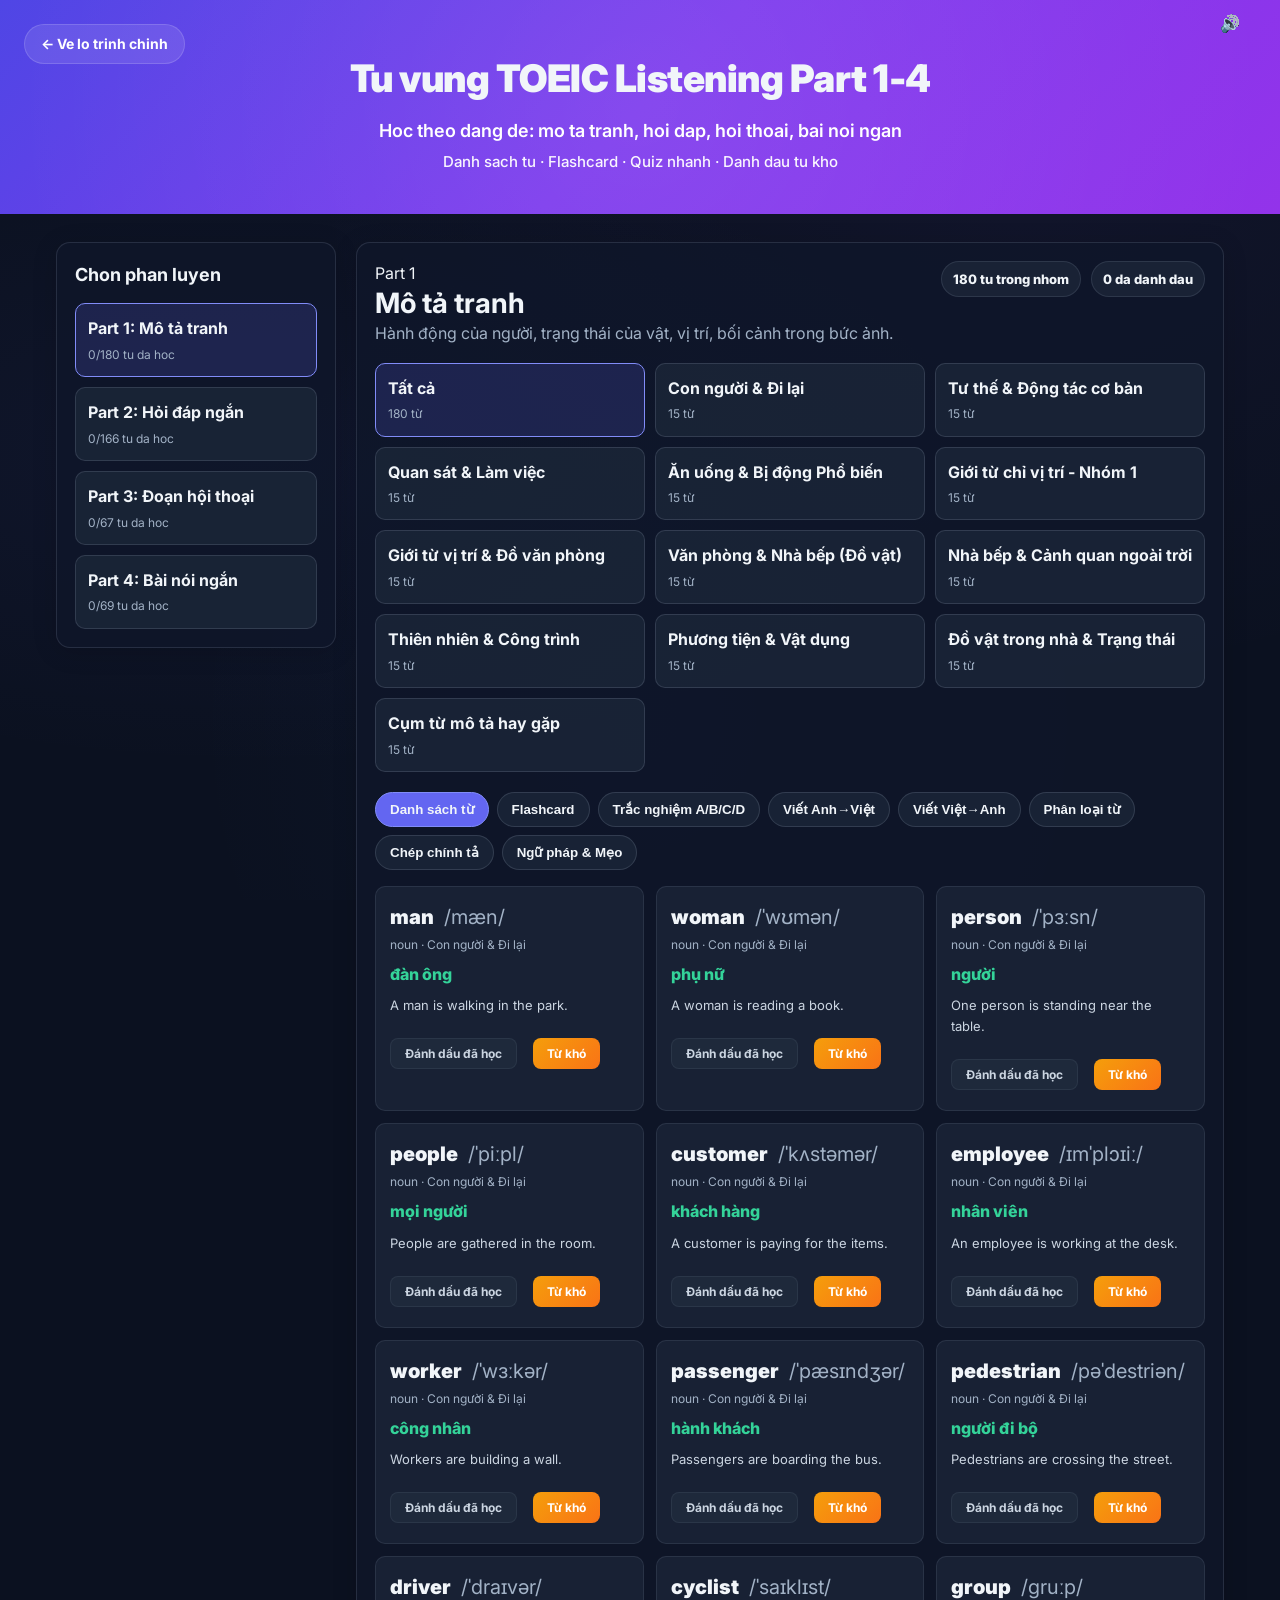
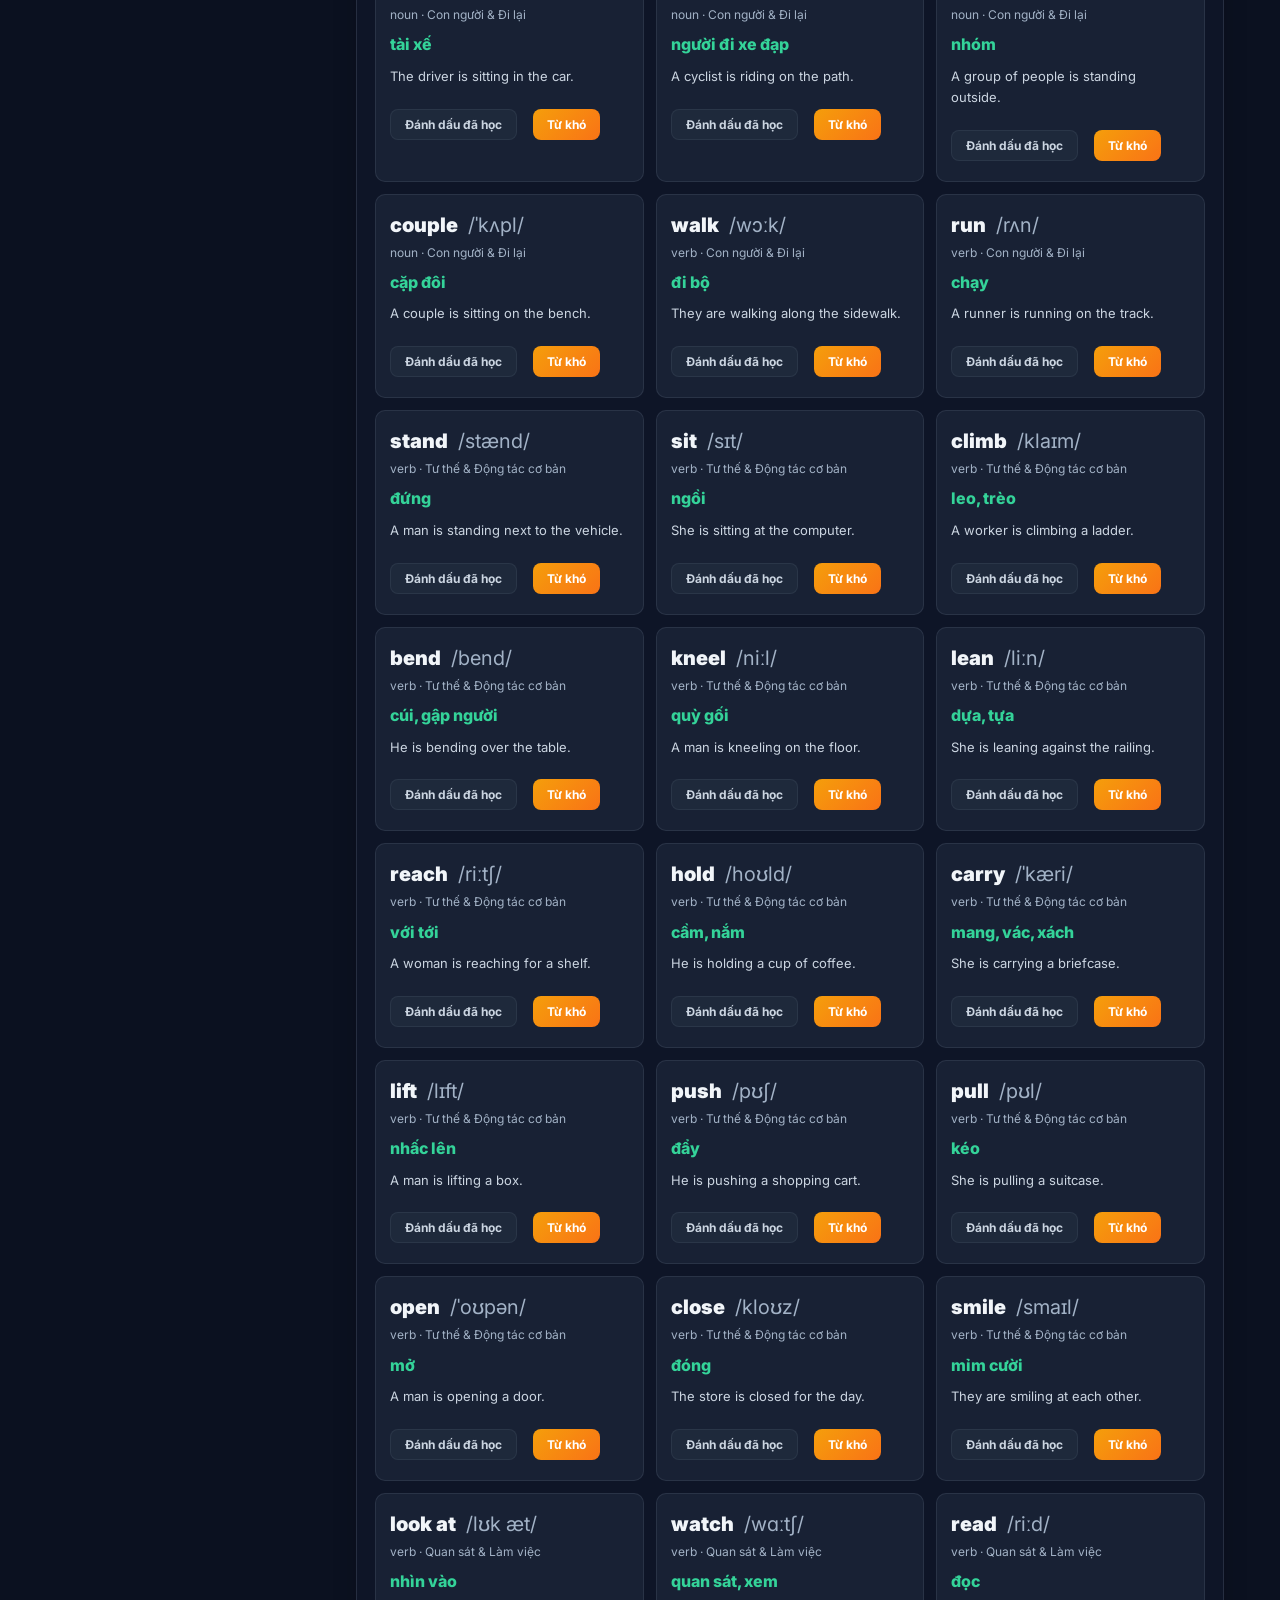
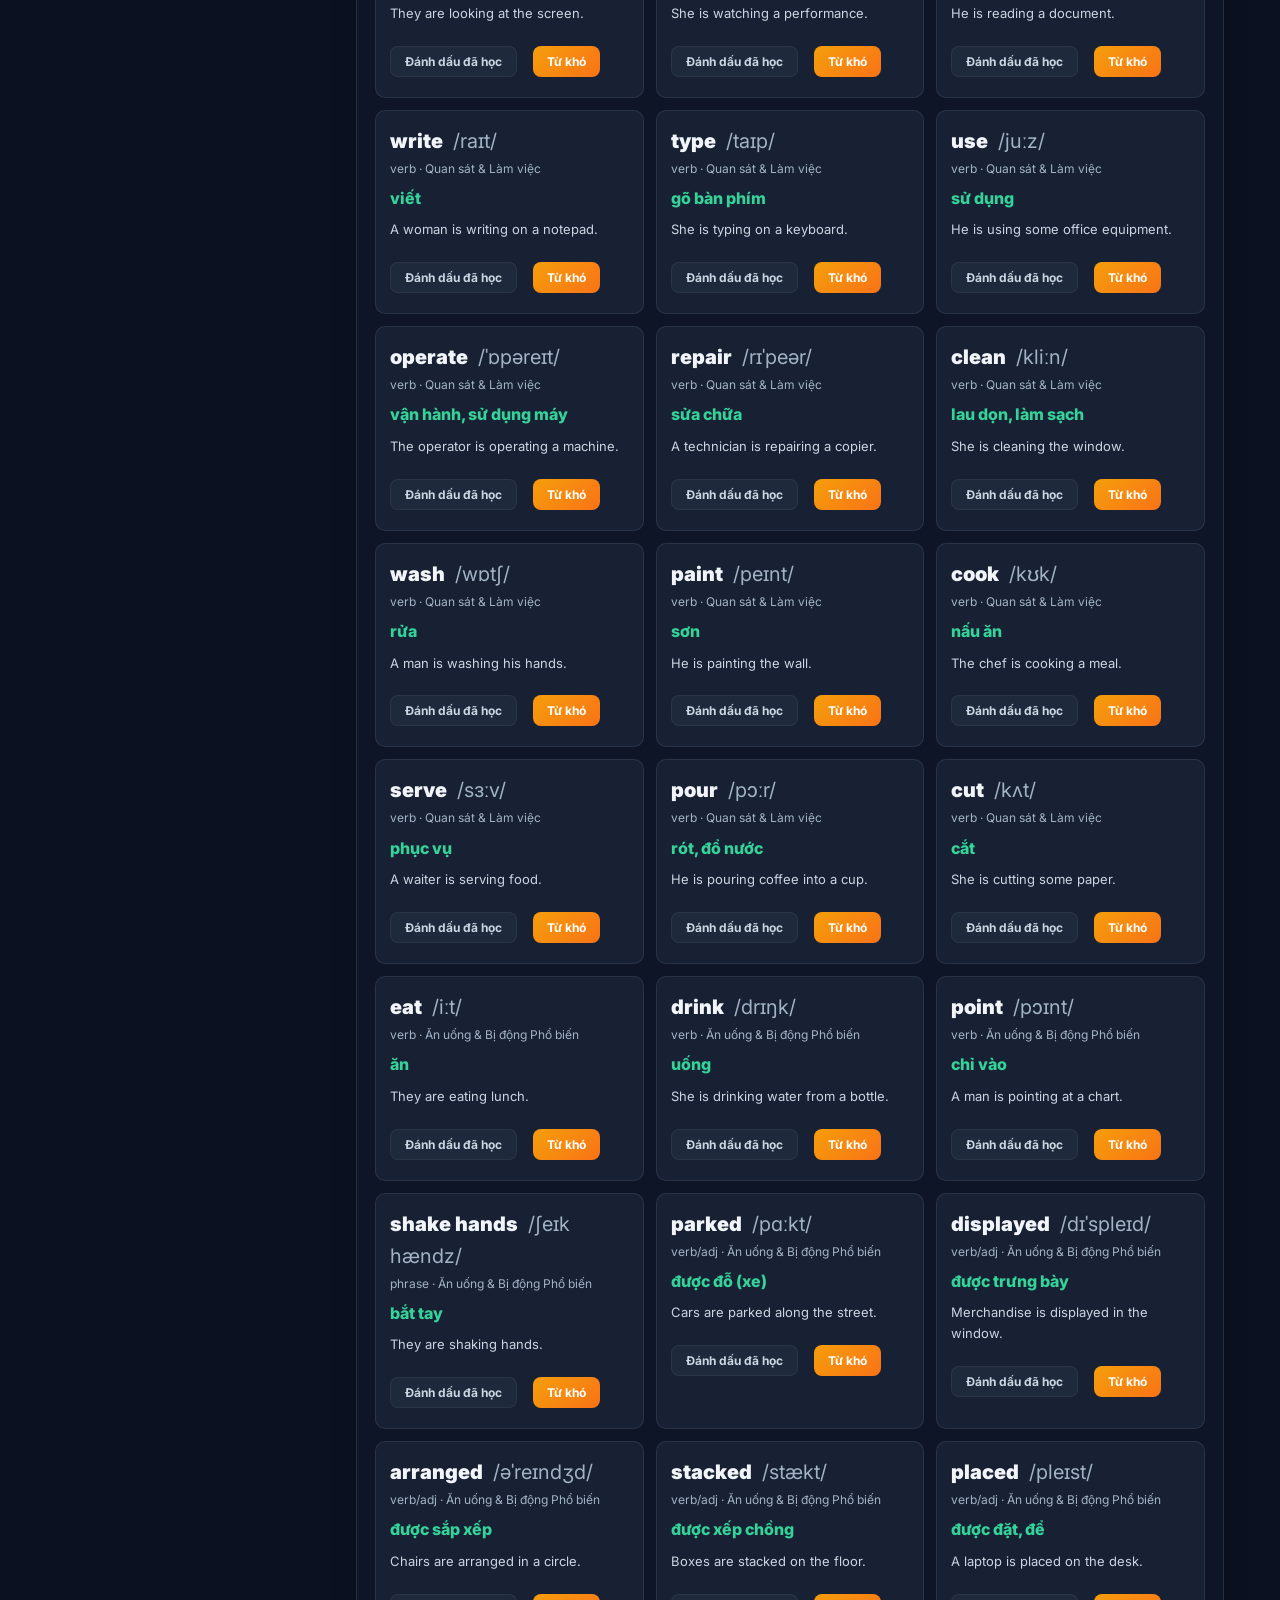
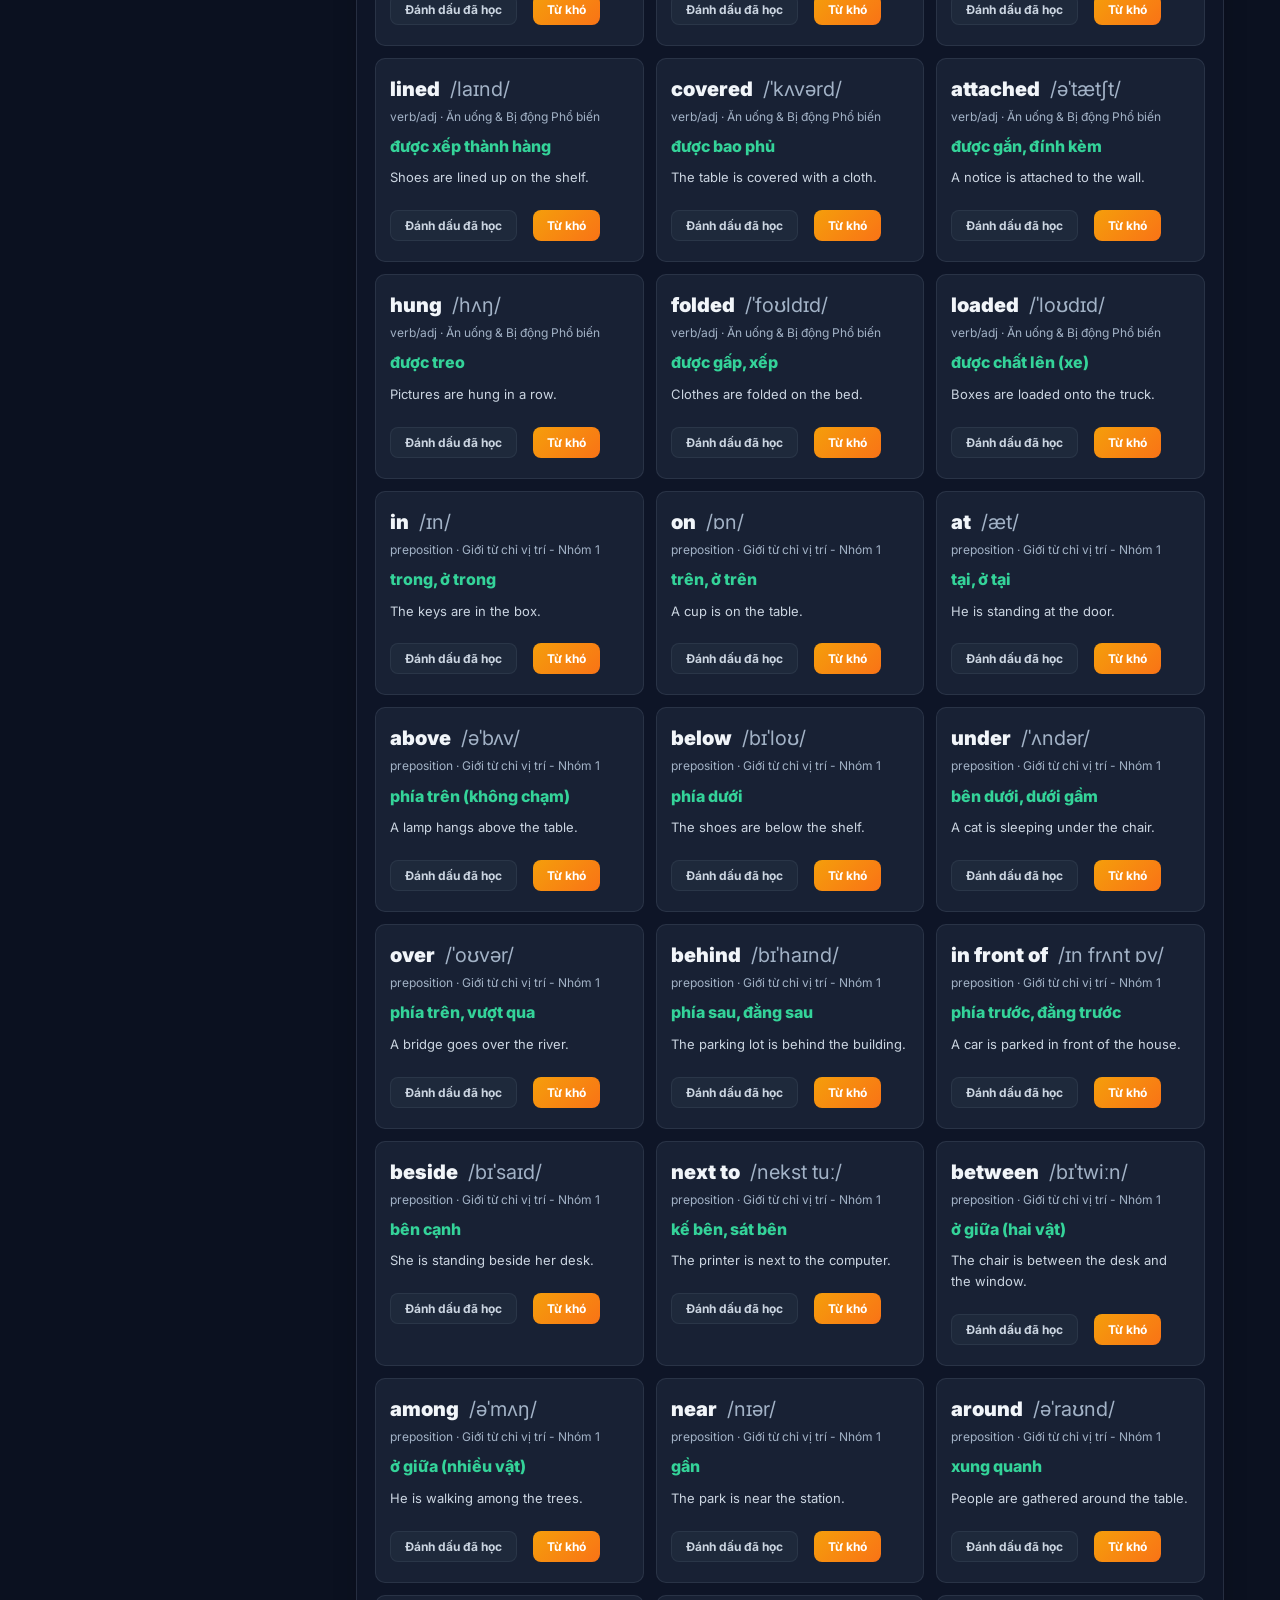
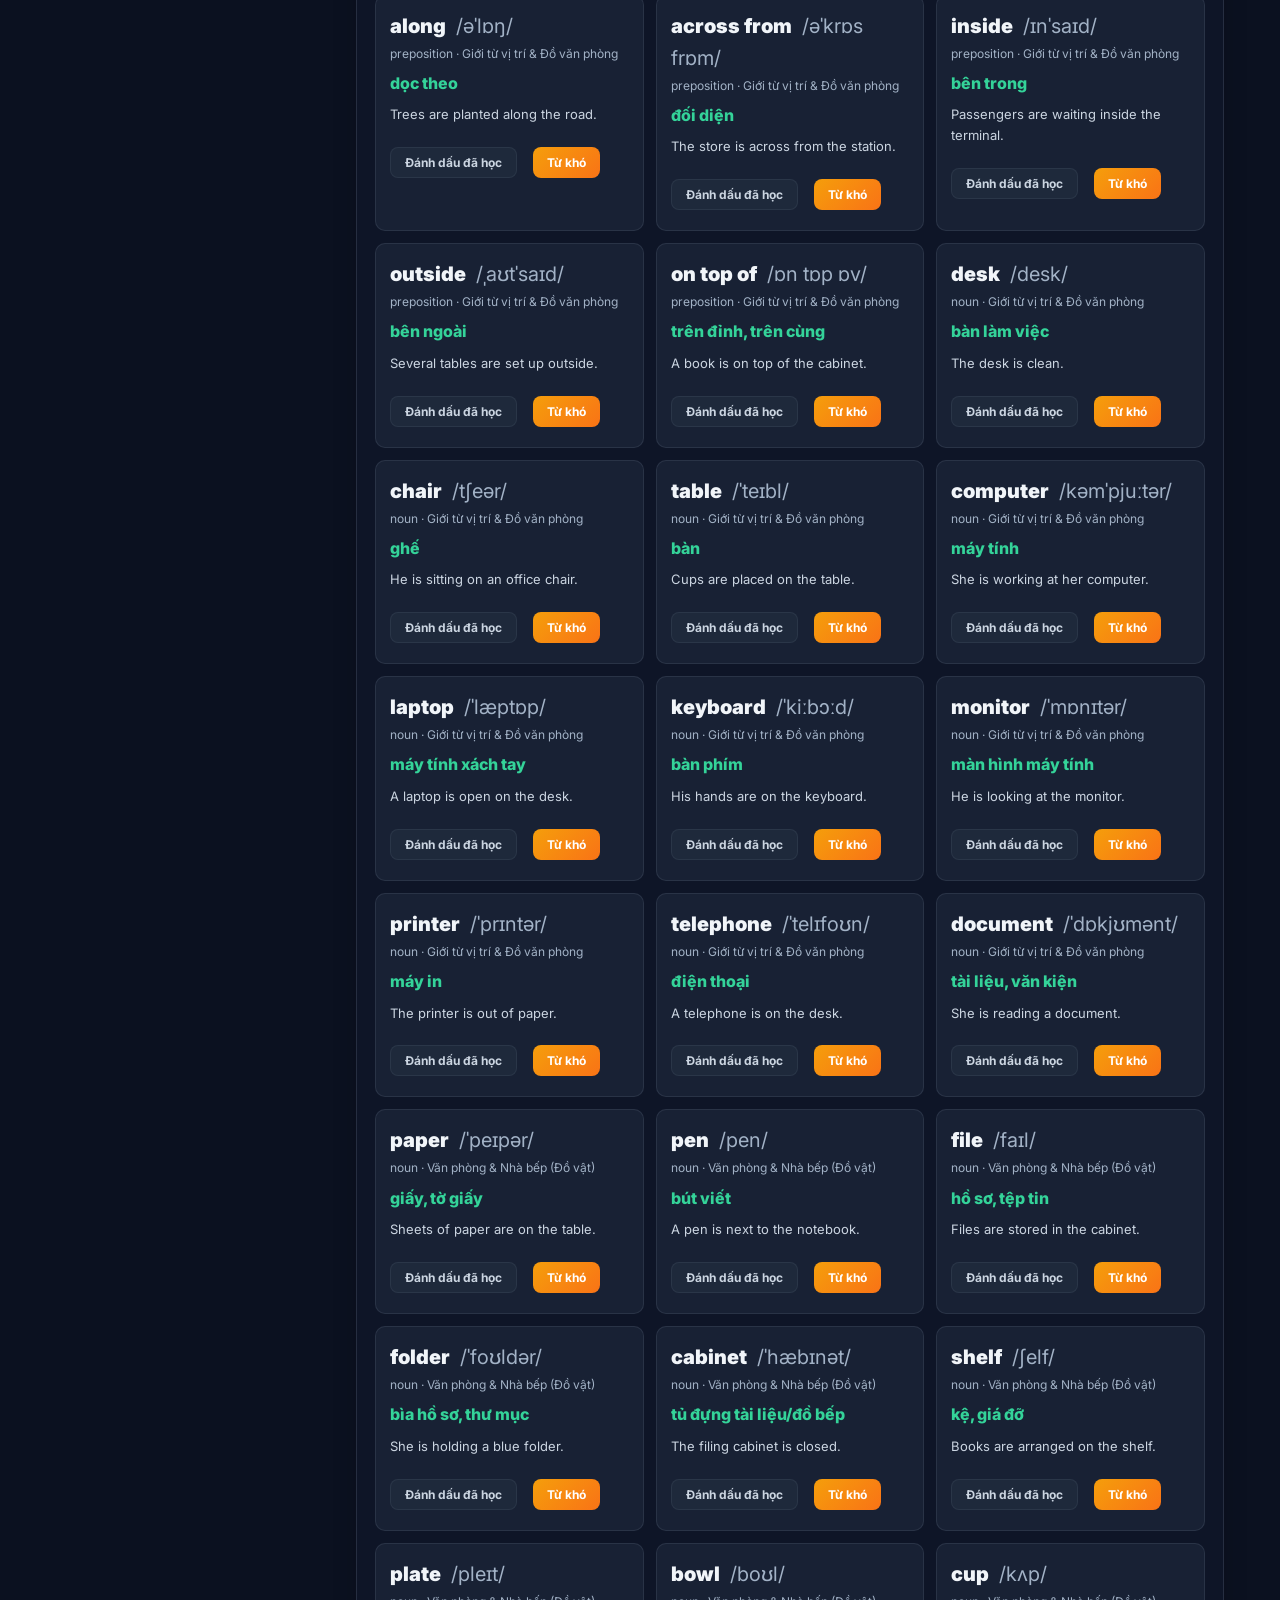
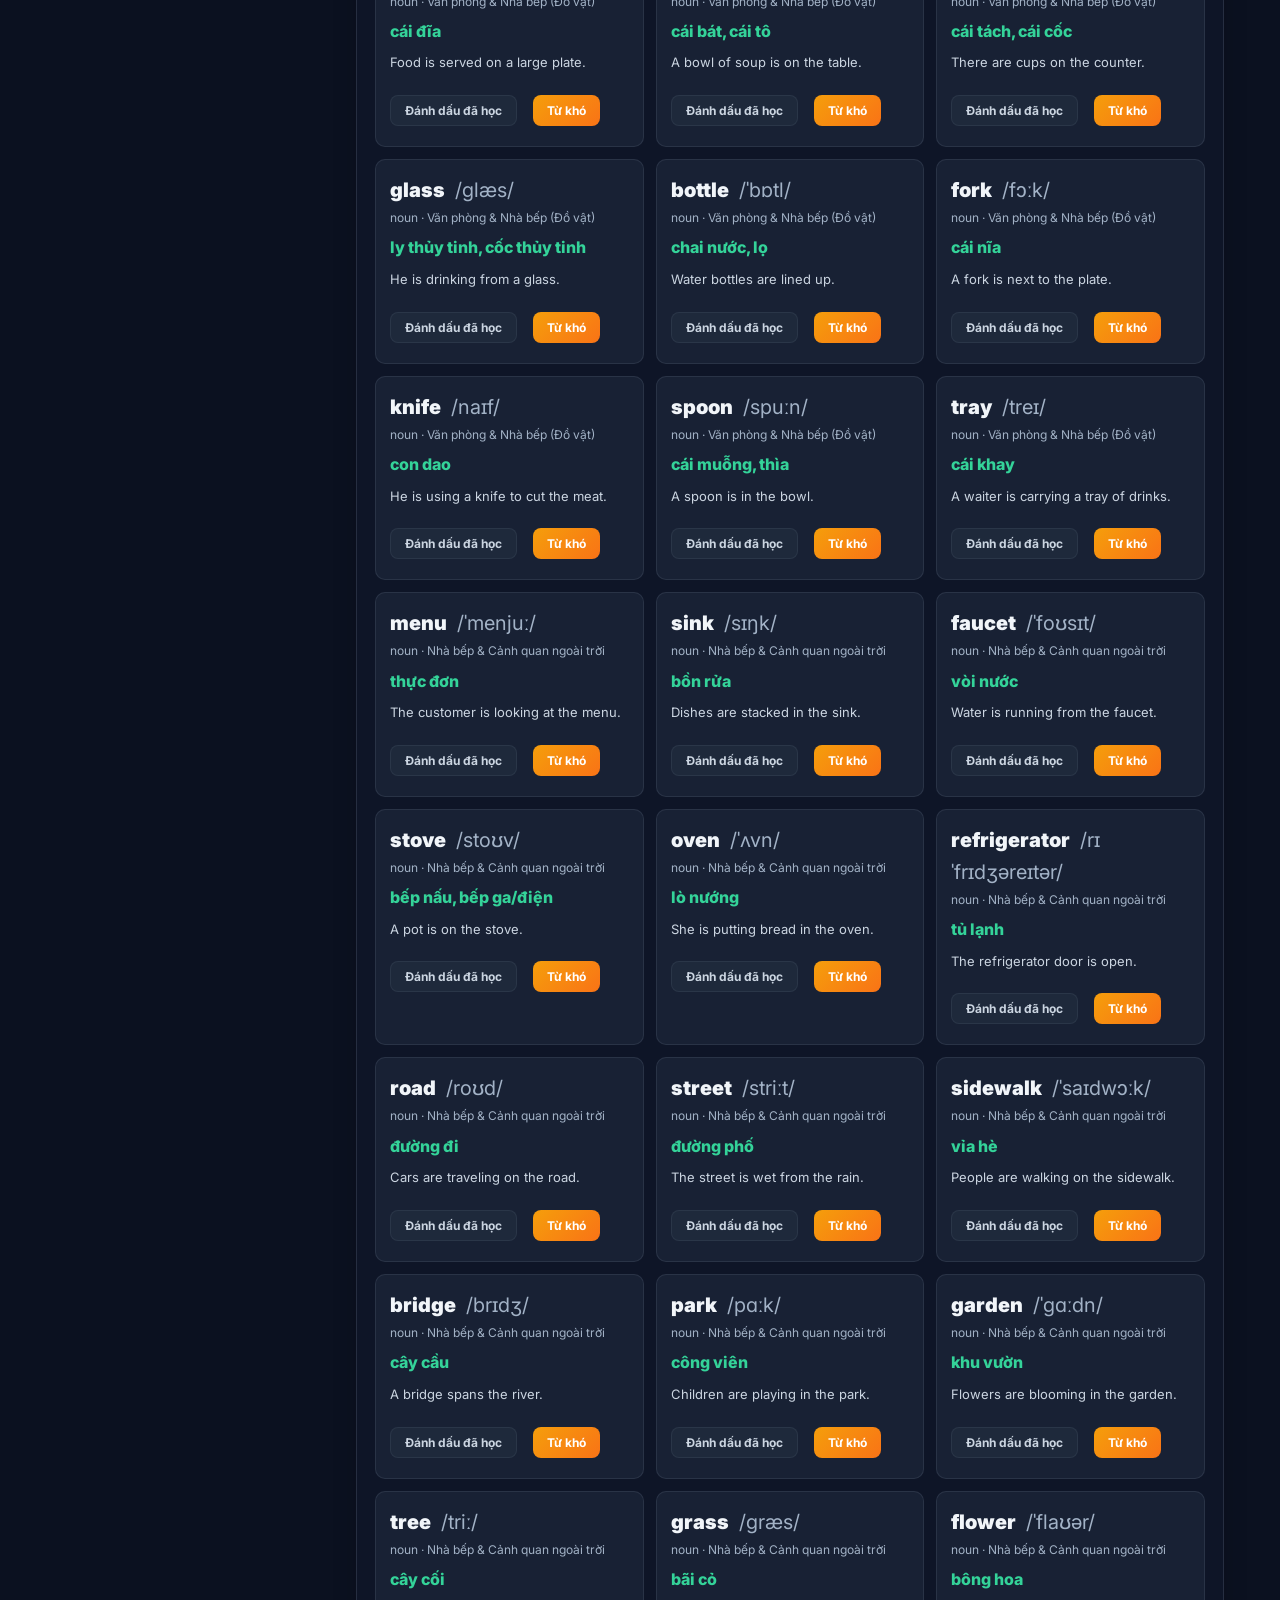
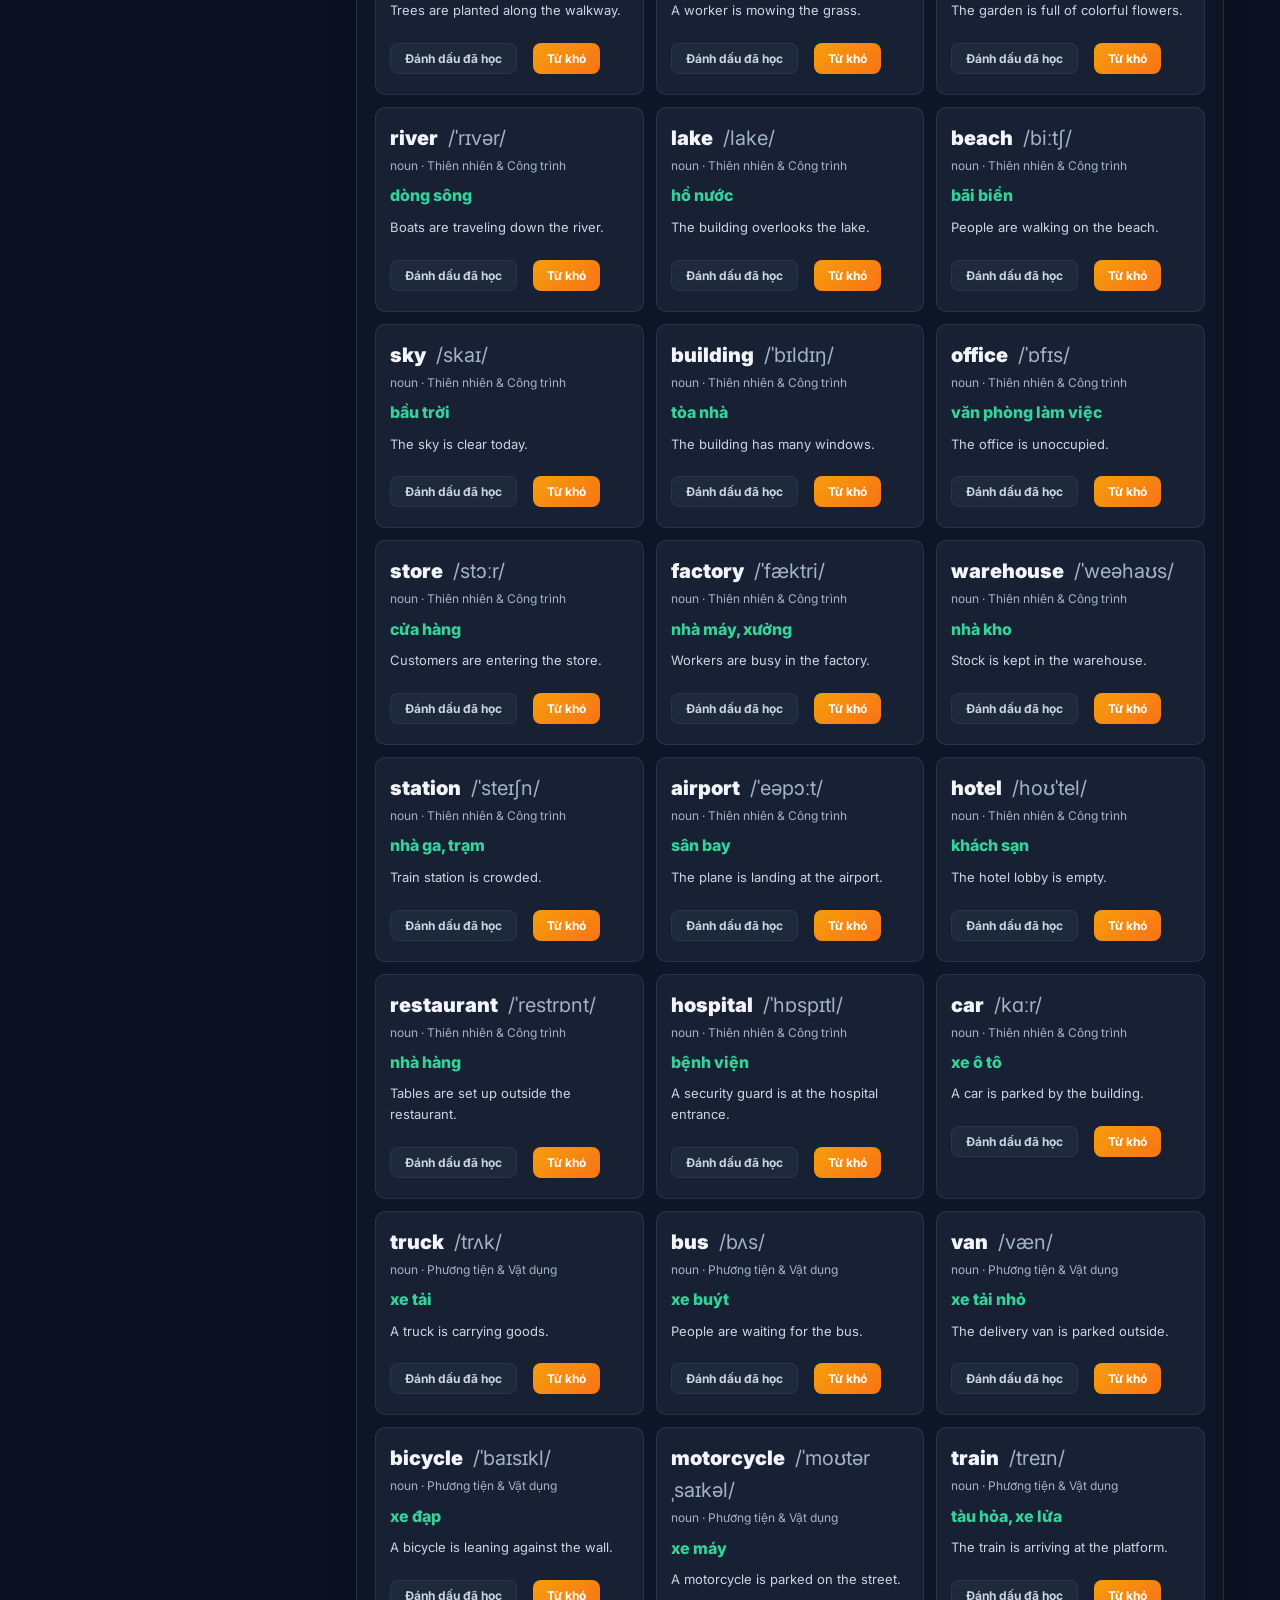
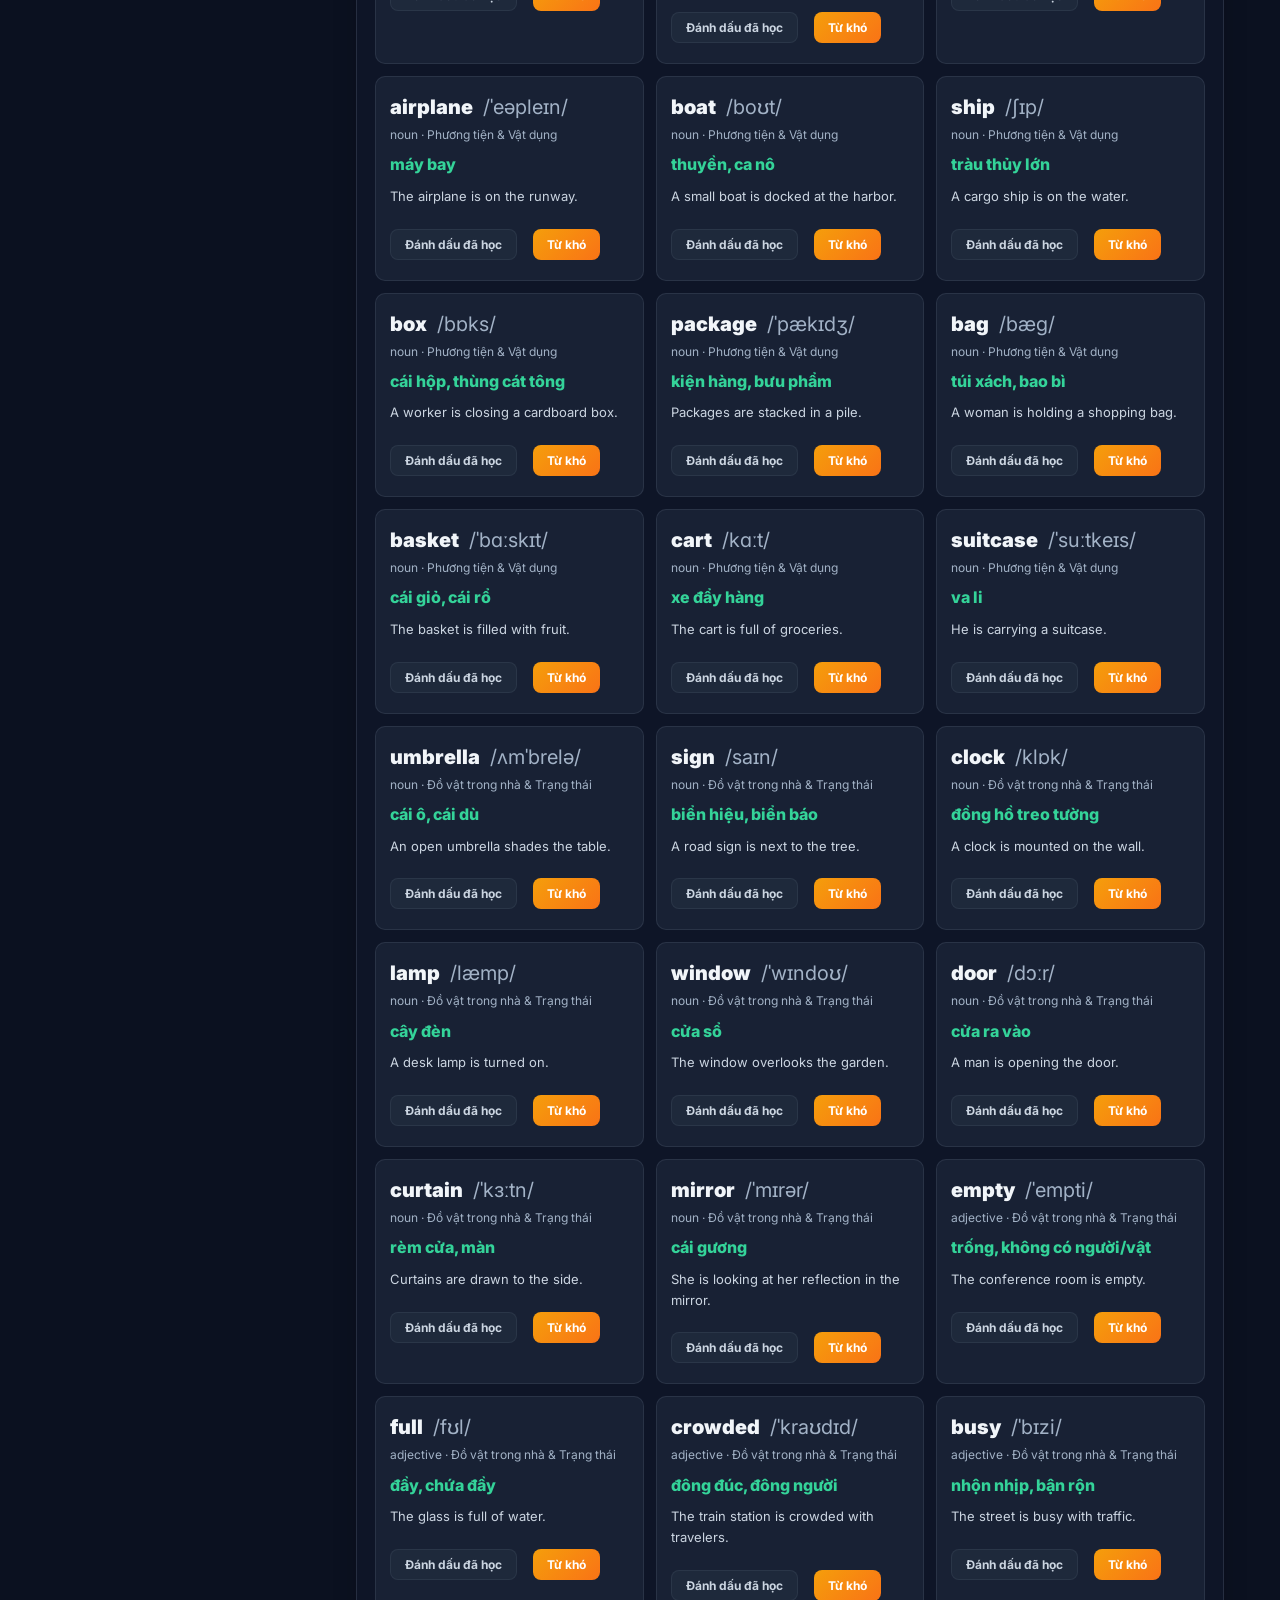
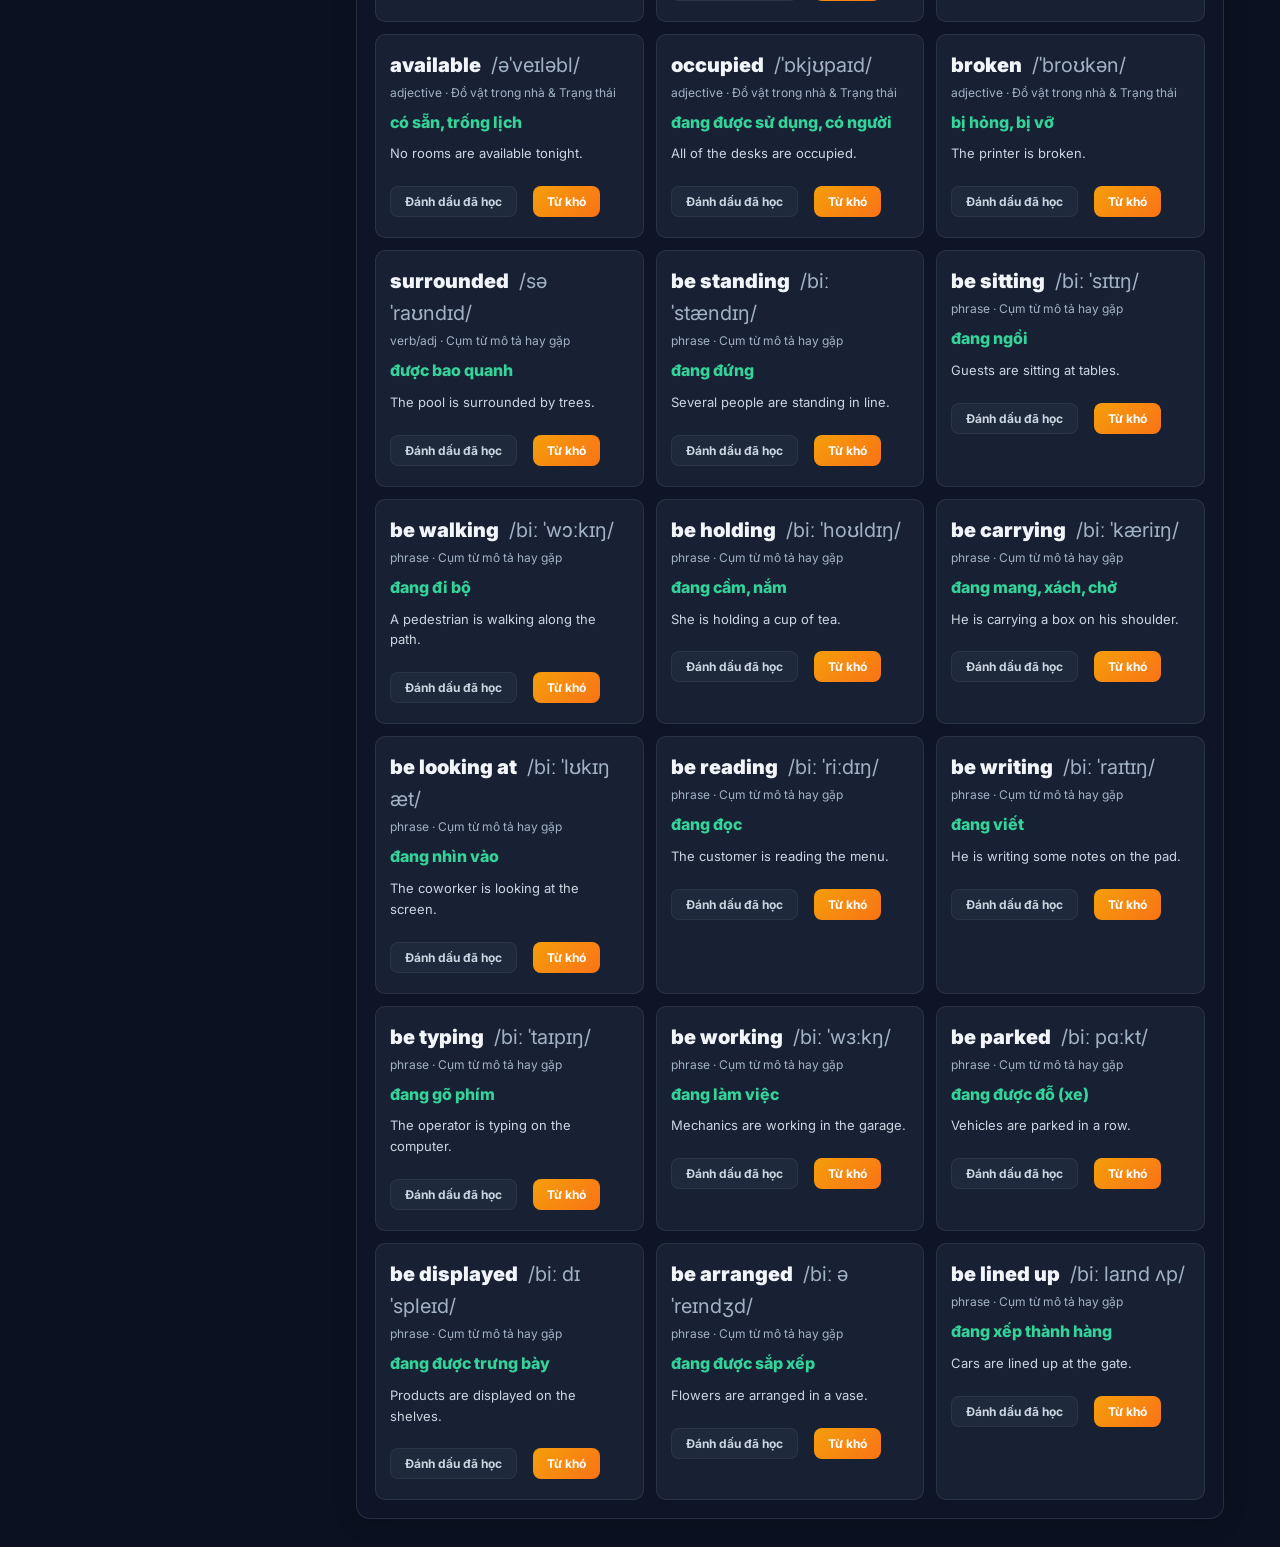
<file: toeic-listening-vocab.html>
<!DOCTYPE html>
<html lang="vi">
<head>
  <meta charset="UTF-8">
  <meta name="viewport" content="width=device-width,initial-scale=1">
  <title>Tu vung TOEIC Listening Part 1-4</title>
  <link rel="stylesheet" href="style.css">
  <link rel="stylesheet" href="toeic-listening-vocab.css">
</head>
<body>
  <header class="header listening-header">
    <a href="index.html?no_redirect=true" class="back-btn">← Ve lo trinh chinh</a>
    <h1>Tu vung TOEIC Listening Part 1-4</h1>
    <p>Hoc theo dang de: mo ta tranh, hoi dap, hoi thoai, bai noi ngan</p>
    <div class="subtitle">Danh sach tu · Flashcard · Quiz nhanh · Danh dau tu kho</div>
  </header>

  <main class="container listening-layout">
    <aside class="listening-panel">
      <h3>Chon phan luyen</h3>
      <div id="partNav" class="part-nav"></div>
    </aside>

    <section class="listening-card">
      <div class="listening-top">
        <div>
          <div class="part5-label" id="partLabel"></div>
          <h2 id="partTitle"></h2>
          <p class="text-muted" id="partFocus"></p>
        </div>
        <div class="listening-score">
          <span class="score-pill" id="wordCount"></span>
          <span class="score-pill" id="learnedCount"></span>
        </div>
      </div>

      <div id="setGrid" class="set-grid"></div>

      <div class="mode-tabs">
        <button class="active" data-mode="list">Danh sách từ</button>
        <button data-mode="flash">Flashcard</button>
        <button data-mode="abcd">Trắc nghiệm A/B/C/D</button>
        <button data-mode="enToVi">Viết Anh→Việt</button>
        <button data-mode="viToEn">Viết Việt→Anh</button>
        <button data-mode="typeQuiz">Phân loại từ</button>
        <button data-mode="dictation">Chép chính tả</button>
        <button data-mode="grammar">Ngữ pháp & Mẹo</button>
      </div>

      <div id="modeContent"></div>
    </section>
  </main>

  <script src="storage.js"></script>
  <script src="toeic-listening-vocab-data.js"></script>
  <script src="toeic-listening-vocab.js"></script>
</body>
</html>
</file>
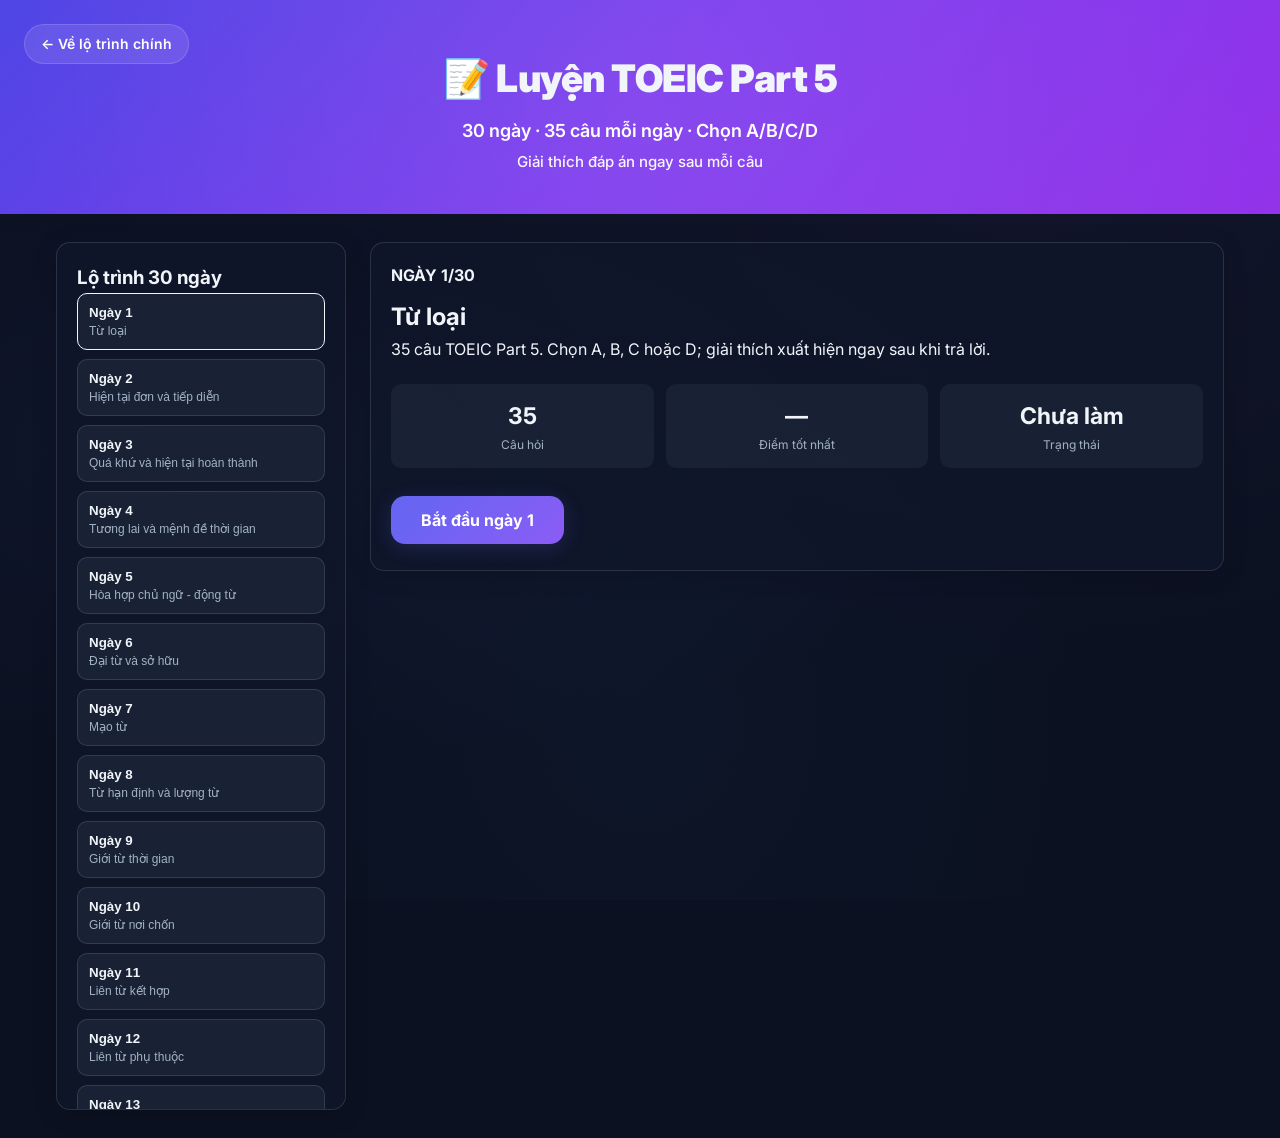
<file: toeic-part5.html>
<!DOCTYPE html><html lang="vi"><head><meta charset="UTF-8"><meta name="viewport" content="width=device-width,initial-scale=1"><title>Luyện TOEIC Part 5 - 30 ngày</title><link rel="stylesheet" href="style.css"><link rel="stylesheet" href="toeic-part5.css"></head><body>
<header class="header part5-header"><a href="index.html?no_redirect=true" class="back-btn">← Về lộ trình chính</a><h1>📝 Luyện TOEIC Part 5</h1><p>30 ngày · 35 câu mỗi ngày · Chọn A/B/C/D</p><div class="subtitle">Giải thích đáp án ngay sau mỗi câu</div></header>
<main class="container part5-layout"><aside class="part5-sidebar"><h3>Lộ trình 30 ngày</h3><div id="dayList" class="part5-day-list"></div></aside><section><div id="dayOverview"></div><div id="quizPanel" hidden><div class="part5-quiz-top"><button class="btn btn-secondary btn-sm" id="exitQuizBtn">← Danh sách ngày</button><strong id="questionCounter"></strong><strong id="liveScore"></strong></div><div class="progress"><div class="progress-bar" id="quizProgress"></div></div><article class="part5-card"><div class="part5-label" id="questionNumber"></div><h2 id="questionText"></h2><div id="answerOptions" class="part5-options"></div><div id="explanationPanel" class="part5-explanation" hidden></div><div class="part5-actions"><button class="btn btn-primary" id="nextQuestionBtn" hidden>Câu tiếp theo →</button></div></article></div></section></main>
<script src="toeic-part5-data.js"></script><script src="toeic-part5.js"></script></body></html>
</file>
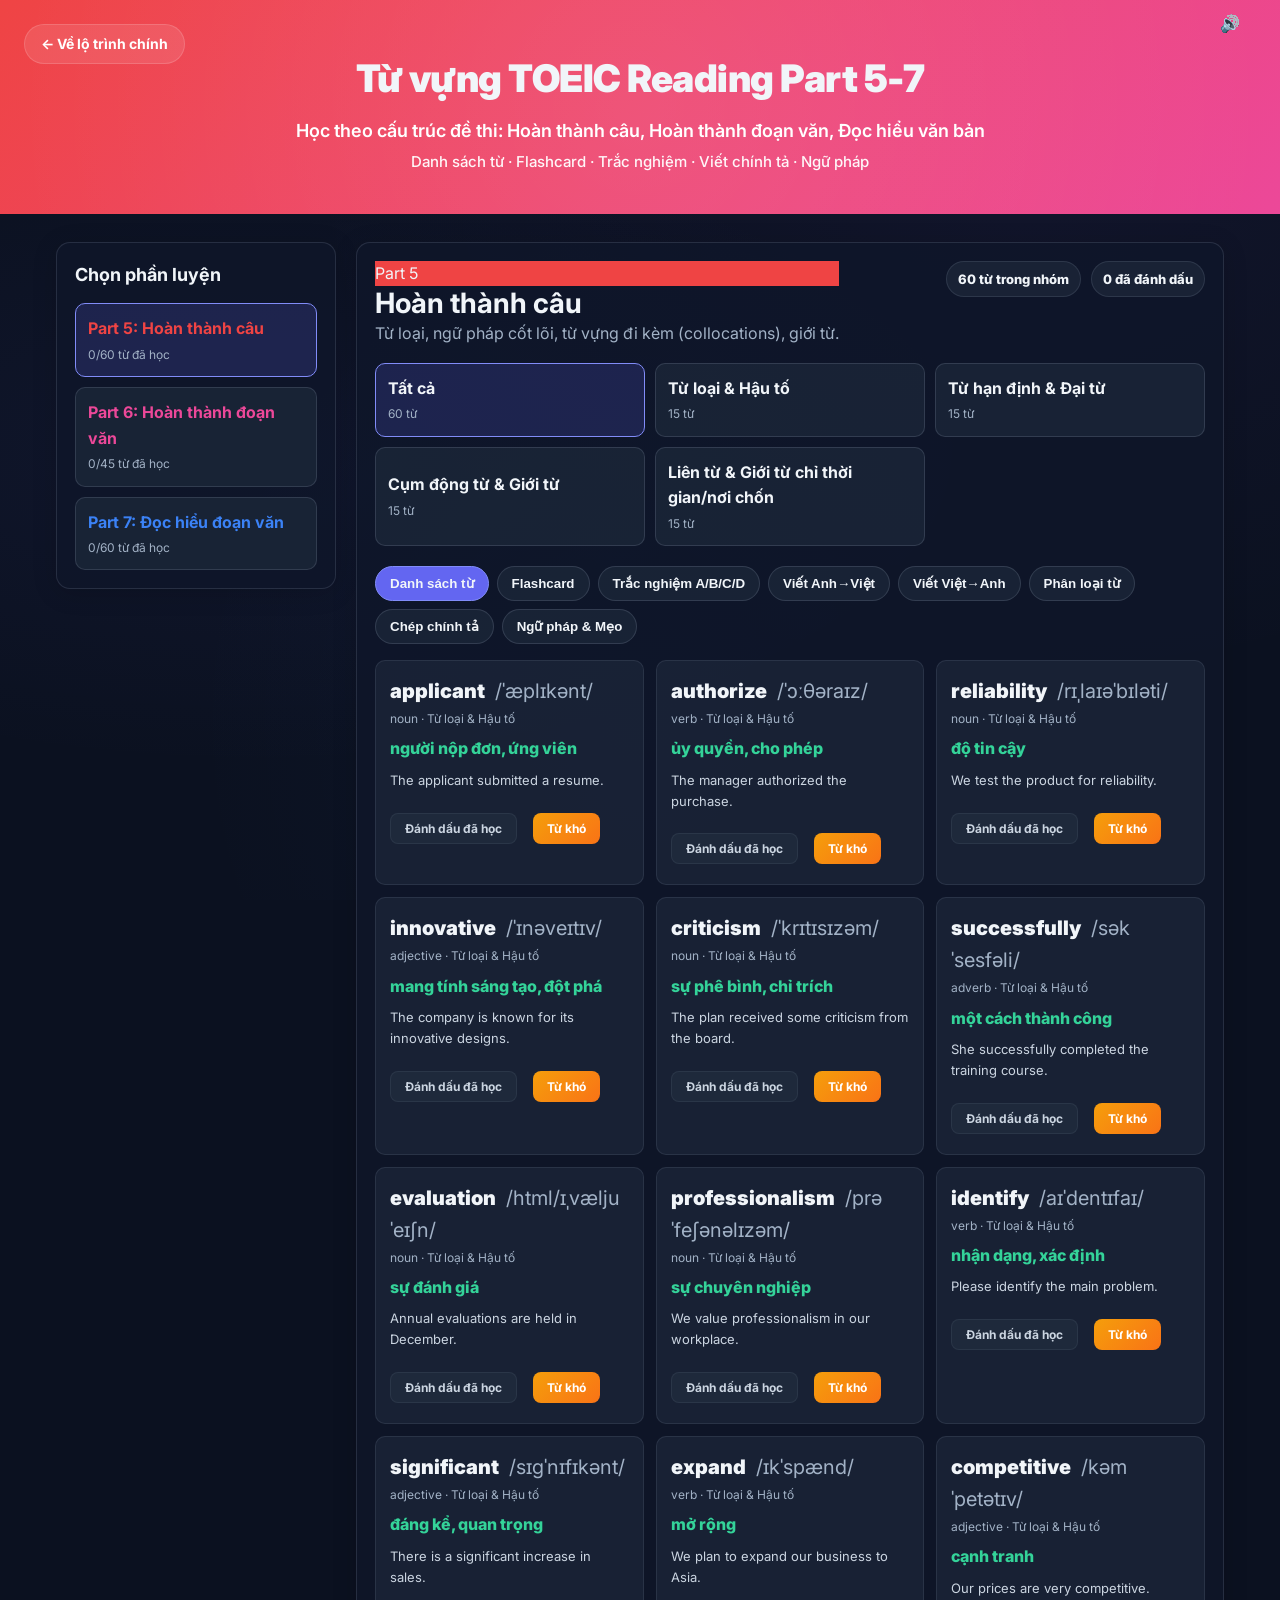
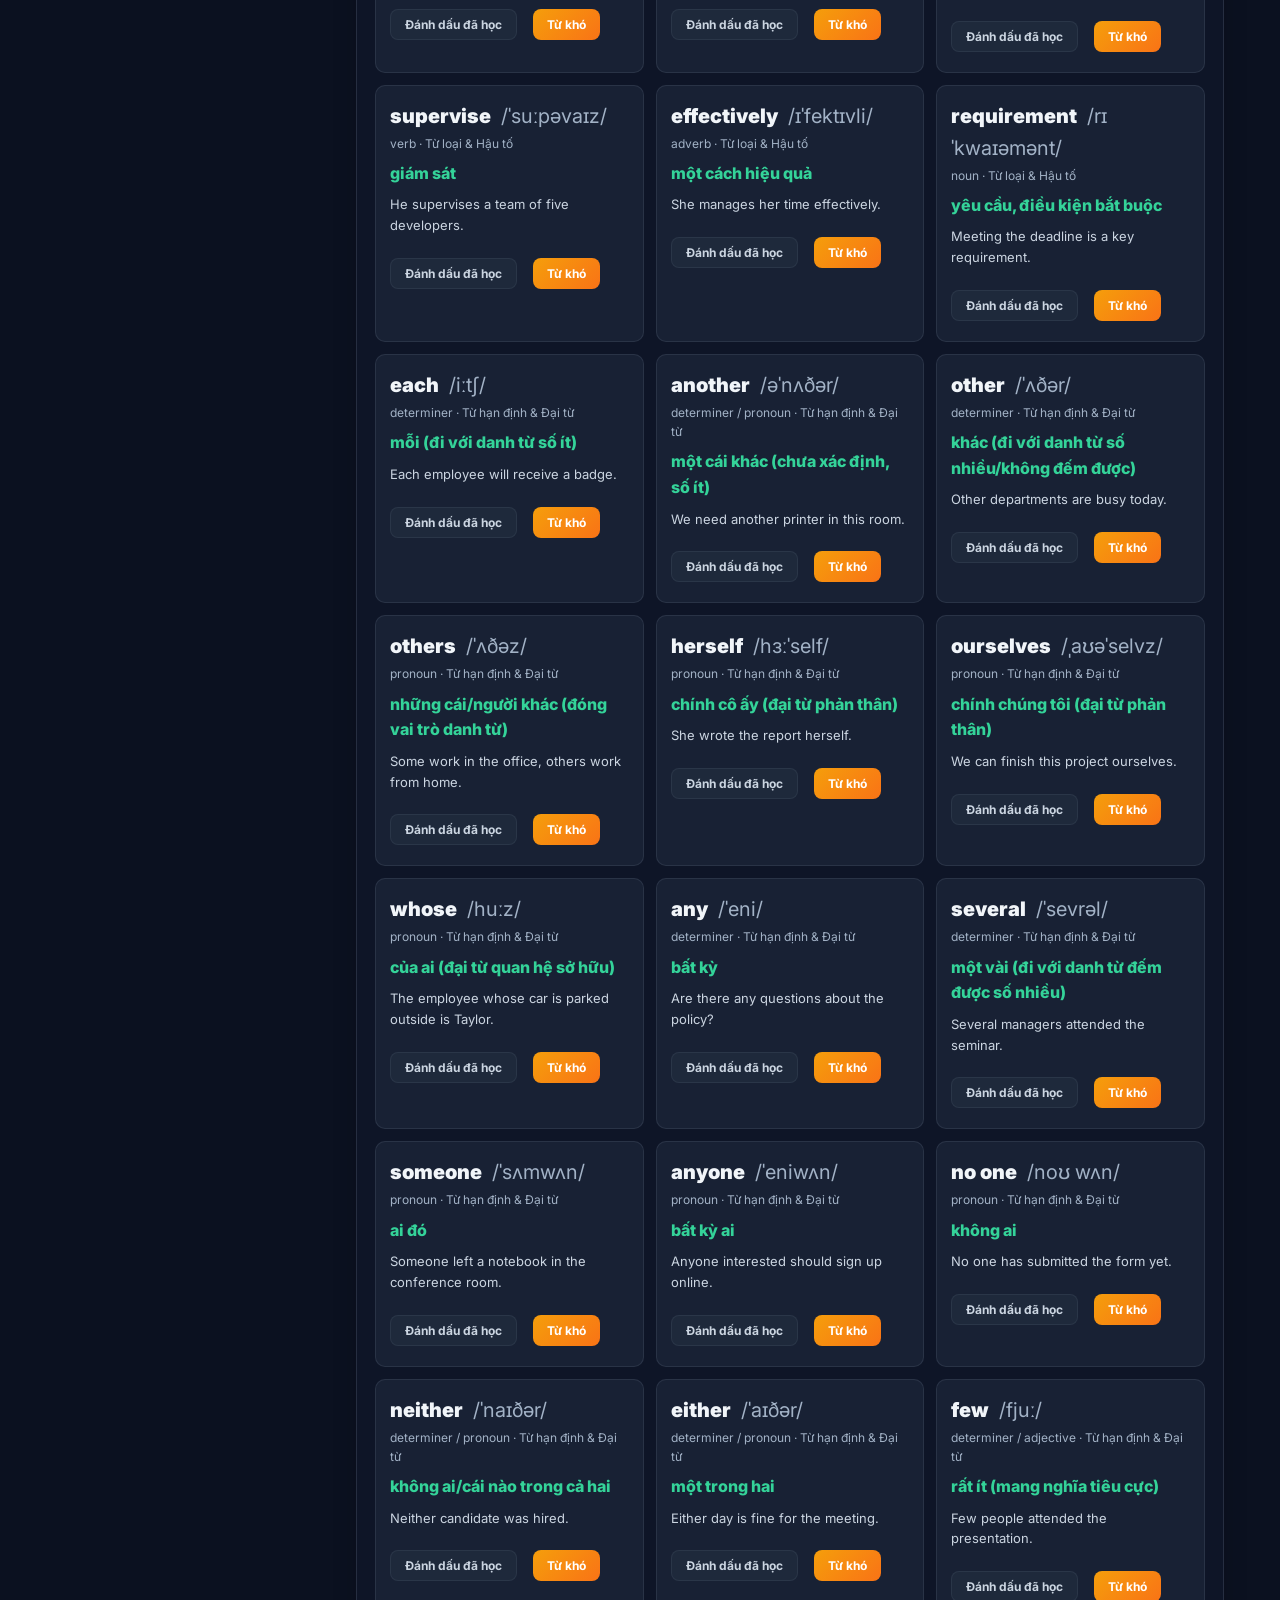
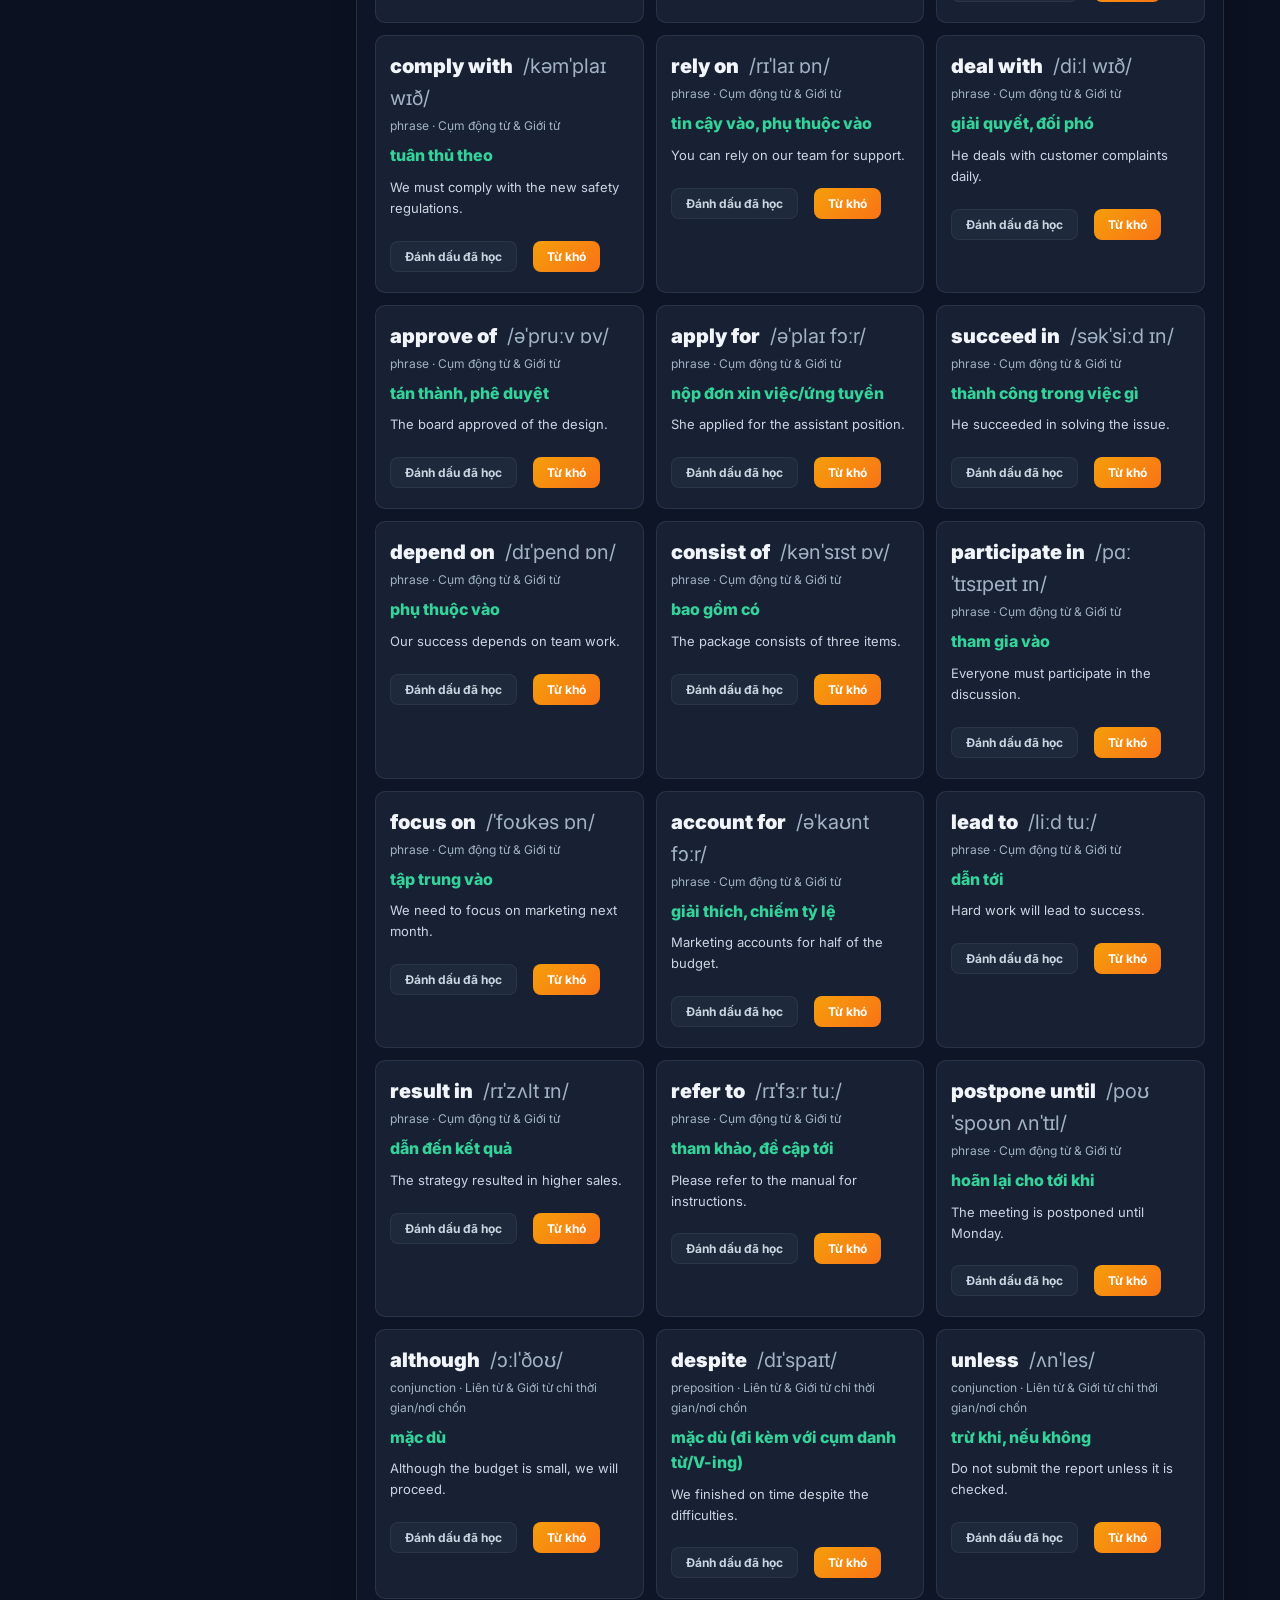
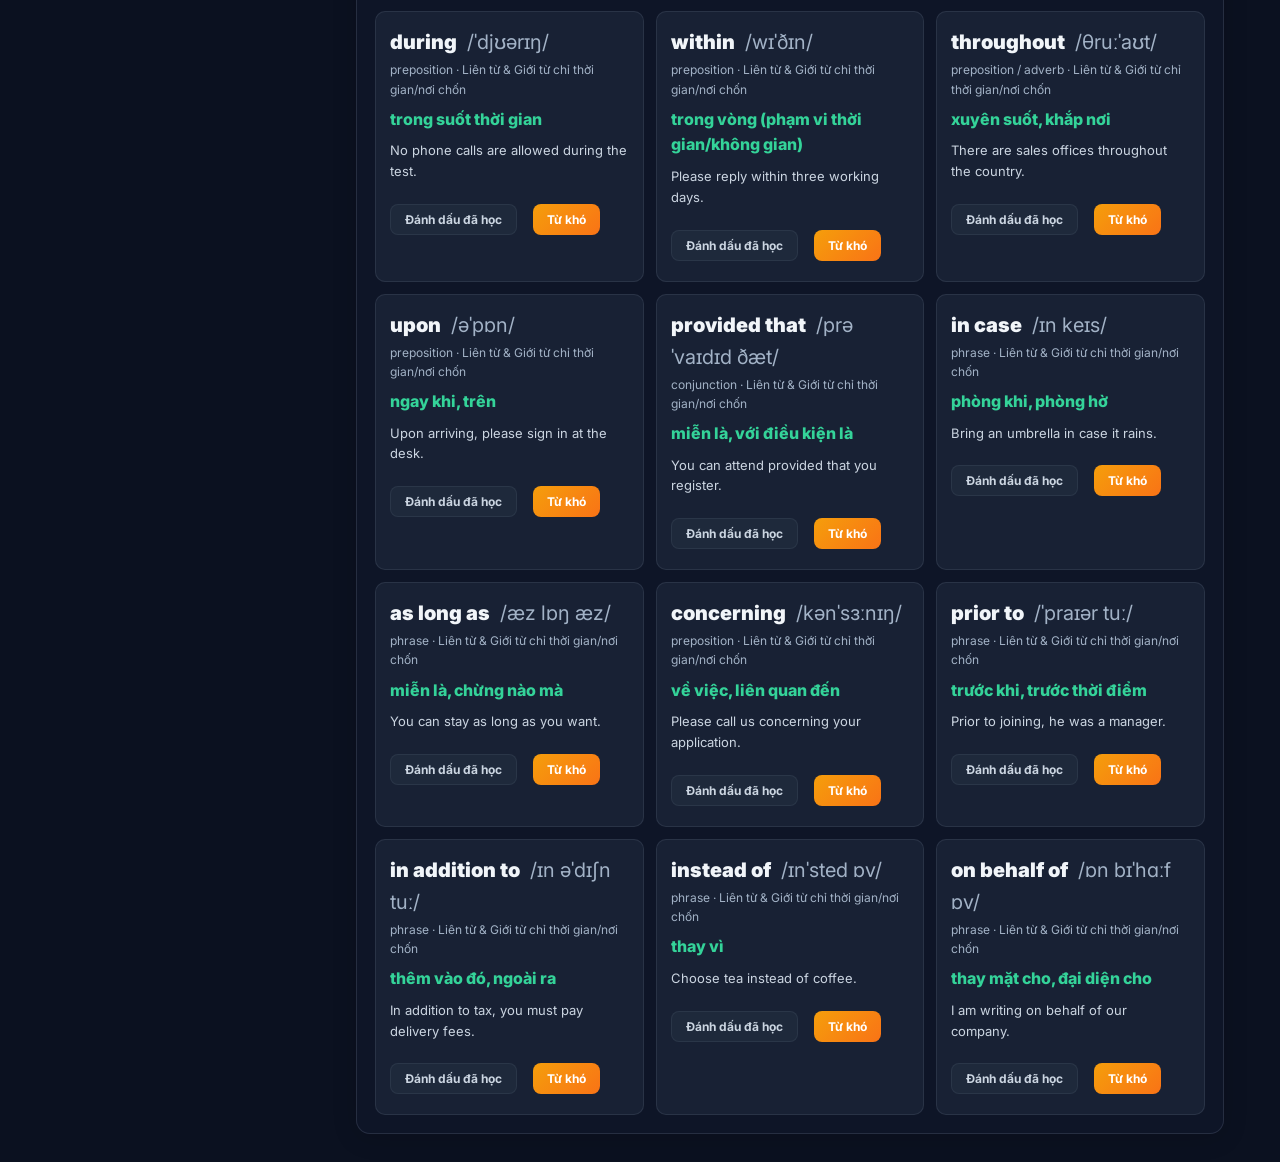
<file: toeic-reading-vocab.html>
<!DOCTYPE html>
<html lang="vi">
<head>
  <meta charset="UTF-8">
  <meta name="viewport" content="width=device-width,initial-scale=1">
  <title>Từ vựng TOEIC Reading Part 5-7</title>
  <link rel="stylesheet" href="style.css">
  <link rel="stylesheet" href="toeic-listening-vocab.css">
</head>
<body>
  <header class="header listening-header" style="background: linear-gradient(135deg, #ef4444, #ec4899);">
    <a href="index.html?no_redirect=true" class="back-btn">← Về lộ trình chính</a>
    <h1>Từ vựng TOEIC Reading Part 5-7</h1>
    <p>Học theo cấu trúc đề thi: Hoàn thành câu, Hoàn thành đoạn văn, Đọc hiểu văn bản</p>
    <div class="subtitle">Danh sách từ · Flashcard · Trắc nghiệm · Viết chính tả · Ngữ pháp</div>
  </header>

  <main class="container listening-layout">
    <aside class="listening-panel">
      <h3>Chọn phần luyện</h3>
      <div id="partNav" class="part-nav"></div>
    </aside>

    <section class="listening-card">
      <div class="listening-top">
        <div>
          <div class="part5-label" id="partLabel" style="background:#ef4444"></div>
          <h2 id="partTitle"></h2>
          <p class="text-muted" id="partFocus"></p>
        </div>
        <div class="listening-score">
          <span class="score-pill" id="wordCount"></span>
          <span class="score-pill" id="learnedCount"></span>
        </div>
      </div>

      <div id="setGrid" class="set-grid"></div>

      <div class="mode-tabs">
        <button class="active" data-mode="list">Danh sách từ</button>
        <button data-mode="flash">Flashcard</button>
        <button data-mode="abcd">Trắc nghiệm A/B/C/D</button>
        <button data-mode="enToVi">Viết Anh→Việt</button>
        <button data-mode="viToEn">Viết Việt→Anh</button>
        <button data-mode="typeQuiz">Phân loại từ</button>
        <button data-mode="dictation">Chép chính tả</button>
        <button data-mode="grammar">Ngữ pháp & Mẹo</button>
      </div>

      <div id="modeContent"></div>
    </section>
  </main>

  <script src="storage.js"></script>
  <script src="toeic-reading-vocab-data.js"></script>
  <script src="toeic-reading-vocab.js"></script>
</body>
</html>
</file>
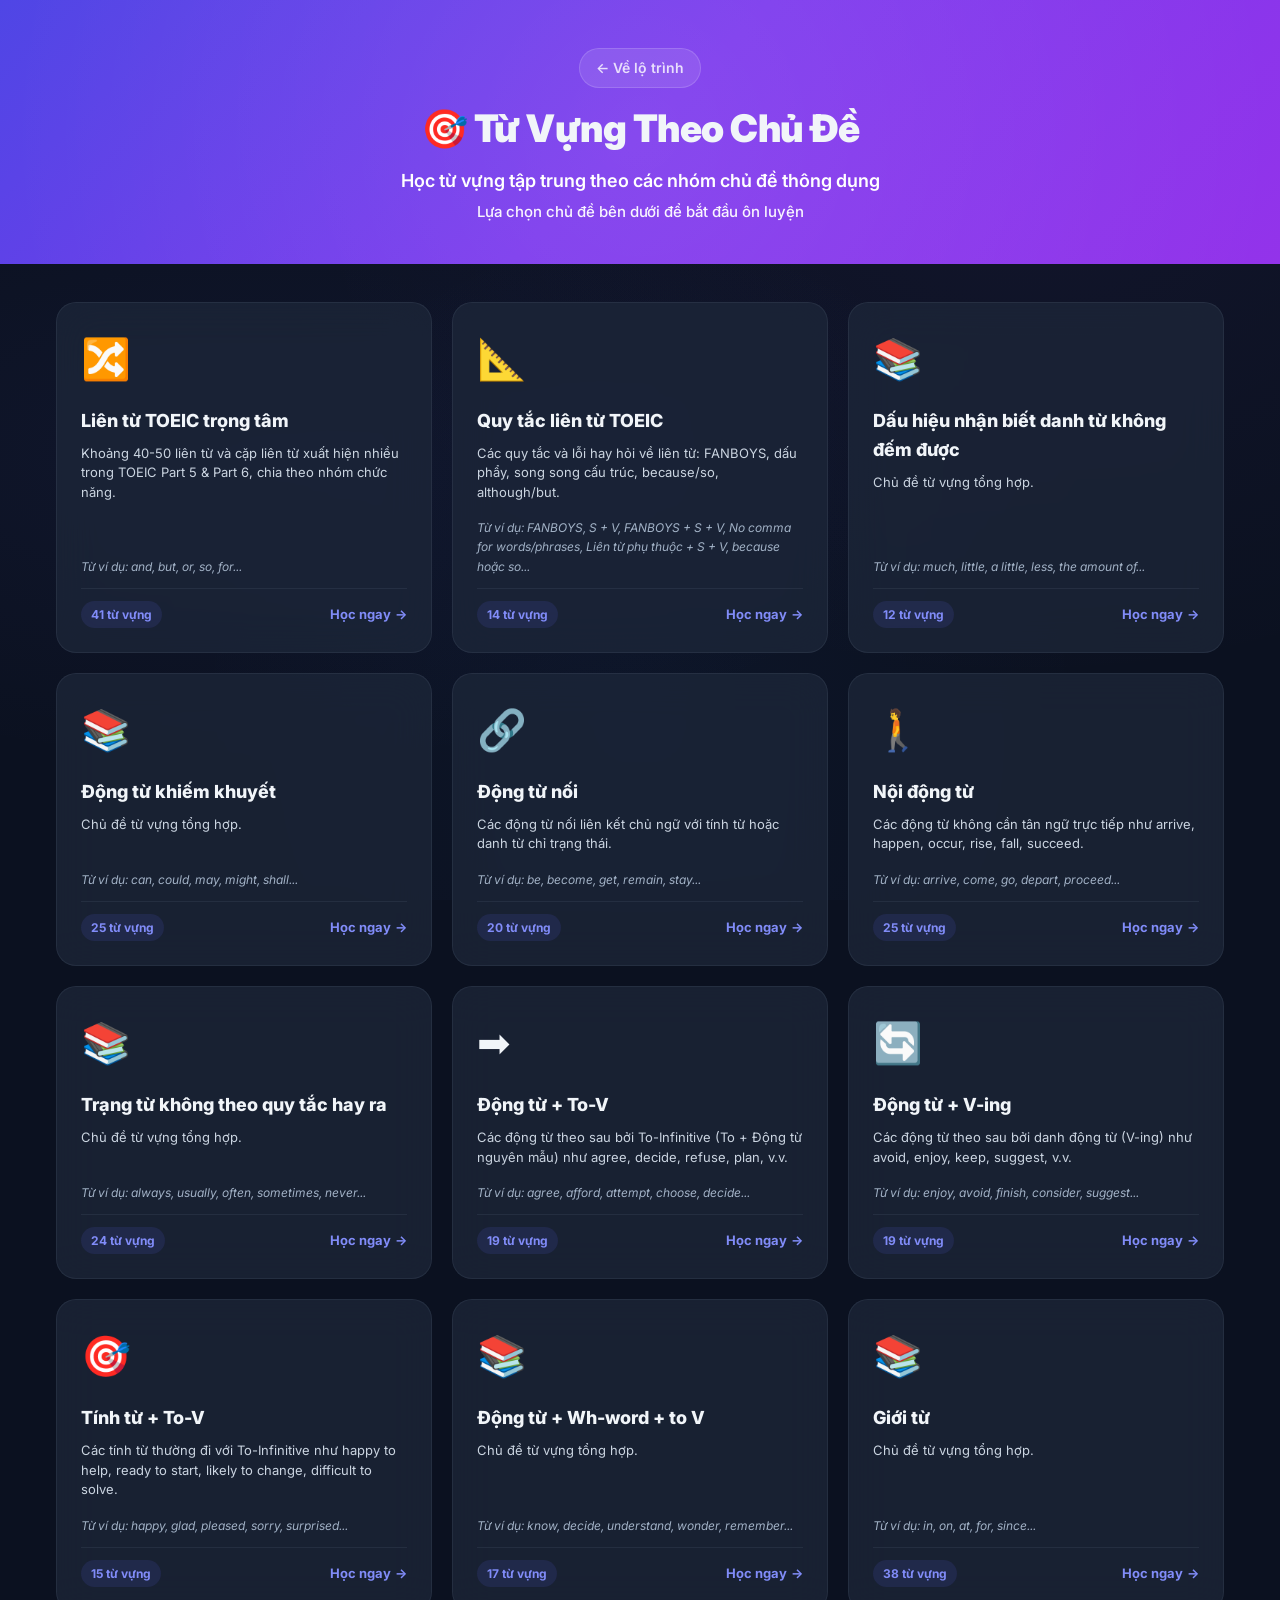
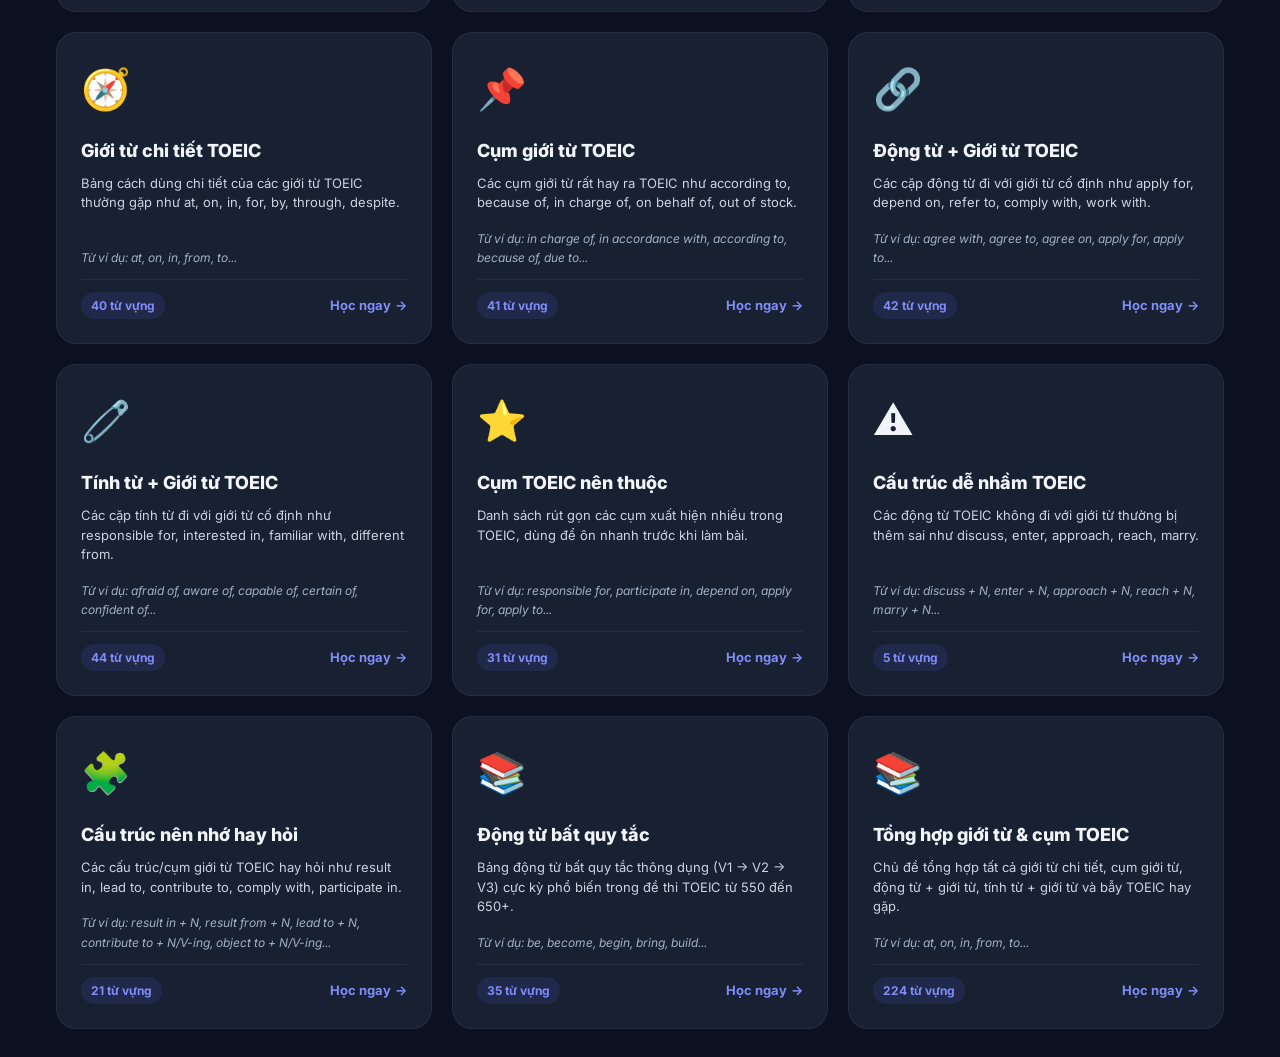
<file: topics.html>
<!DOCTYPE html>
<html lang="vi">
<head>
  <meta charset="UTF-8">
  <meta name="viewport" content="width=device-width, initial-scale=1.0">
  <title>Học Từ Vựng Theo Chủ Đề</title>
  <meta name="description" content="Học từ vựng tiếng Anh theo chủ đề công việc, giao tiếp, kinh doanh, tài chính, công nghệ với đầy đủ bài tập và flashcard">
  <link rel="stylesheet" href="style.css">
  <style>
    /* Custom styles for topic selector */
    .topics-selector-grid {
      display: grid;
      grid-template-columns: repeat(auto-fit, minmax(280px, 1fr));
      gap: 20px;
      margin-top: 10px;
      animation: fadeInUp 0.5s ease;
    }
    .topic-card {
      background: var(--bg-card);
      backdrop-filter: blur(20px);
      border: 1px solid var(--border);
      border-radius: var(--radius-lg);
      padding: 24px;
      cursor: pointer;
      transition: var(--transition);
      position: relative;
      overflow: hidden;
      display: flex;
      flex-direction: column;
      height: 100%;
    }
    .topic-card::before {
      content: '';
      position: absolute;
      top: 0; left: 0; right: 0;
      height: 4px;
      background: var(--accent-gradient);
      opacity: 0;
      transition: var(--transition);
    }
    .topic-card:hover {
      transform: translateY(-5px);
      border-color: var(--border-accent);
      box-shadow: var(--shadow-lg), var(--shadow-accent);
    }
    .topic-card:hover::before {
      opacity: 1;
    }
    .topic-card-icon {
      font-size: 40px;
      margin-bottom: 16px;
      display: inline-block;
      transition: var(--transition);
    }
    .topic-card:hover .topic-card-icon {
      transform: scale(1.15) rotate(5deg);
    }
    .topic-card-title {
      font-size: 18px;
      font-weight: 800;
      color: var(--text);
      margin-bottom: 8px;
    }
    .topic-card-desc {
      font-size: 13px;
      color: var(--text-secondary);
      margin-bottom: 16px;
      flex-grow: 1;
      line-height: 1.5;
    }
    .topic-card-meta {
      display: flex;
      justify-content: space-between;
      align-items: center;
      margin-top: auto;
      border-top: 1px solid var(--border);
      padding-top: 12px;
    }
    .topic-card-badge {
      background: rgba(99, 102, 241, 0.12);
      color: var(--accent-hover);
      padding: 4px 10px;
      border-radius: var(--radius-full);
      font-size: 12px;
      font-weight: 700;
    }
    .topic-card-action {
      font-size: 13px;
      font-weight: 700;
      color: var(--accent-hover);
      display: flex;
      align-items: center;
      gap: 4px;
    }
    .topic-card-action::after {
      content: '→';
      transition: var(--transition);
    }
    .topic-card:hover .topic-card-action::after {
      transform: translateX(4px);
    }
  </style>
</head>
<body>
  <header class="header" id="pageHeader">
    <a href="index.html?no_redirect=true" class="back-btn">← Về lộ trình</a>
    <h1 id="pageTitle">🎯 Từ Vựng Theo Chủ Đề</h1>
    <p id="pageDesc">Học từ vựng tập trung theo các nhóm chủ đề thông dụng</p>
    <div class="subtitle" id="pageSub">Lựa chọn chủ đề bên dưới để bắt đầu ôn luyện</div>
  </header>

  <div class="container">
    <!-- TOPICS SELECTION SCREEN -->
    <div id="topicsSelectorSection">
      <div class="topics-selector-grid" id="topicsGrid">
        <!-- Rendered dynamically -->
      </div>
    </div>

    <!-- LEARNING SECTION (HIDDEN BY DEFAULT) -->
    <div id="learningSection" style="display:none">
      <button class="btn btn-secondary" onclick="backToSelector()" style="margin-bottom:20px; font-size:13px; padding:8px 16px;">
        ⬅️ Chọn chủ đề khác
      </button>

      <!-- Bộ chọn phần học cho chủ đề nhiều từ vựng -->
      <div id="partSelectorContainer" style="margin-bottom: 20px; display: none; align-items: center; gap: 12px; flex-wrap: wrap; background: var(--card-bg); padding: 12px 20px; border-radius: var(--radius); border: 1px solid var(--border-color); animation: fadeIn 0.4s ease;">
        <span style="font-weight: bold; color: var(--text-color); font-size: 14px;">📖 Chia nhỏ từ vựng để học:</span>
        <div class="part-buttons" id="partButtons" style="display: flex; gap: 8px; flex-wrap: wrap;">
          <!-- Rendered dynamically -->
        </div>
      </div>

      <div id="topicDifficultPanel" class="note warning" style="display:none; margin-bottom:18px;">
        <div style="display:flex;justify-content:space-between;align-items:center;gap:12px;flex-wrap:wrap">
          <div>
            <b>🔥 Từ khó của chủ đề này</b>
            <div id="topicDifficultSummary" style="font-size:13px;color:var(--text-secondary);margin-top:4px"></div>
          </div>
          <div class="btn-group" style="margin:0">
            <button class="btn btn-warning btn-sm" onclick="reviewTopicDifficult()">Ôn từ khó chủ đề</button>
            <button class="btn btn-secondary btn-sm" onclick="showTopicDifficultList()">Xem danh sách</button>
          </div>
        </div>
        <div id="topicDifficultList" style="display:none;margin-top:10px"></div>
      </div>

      <div class="tabs" id="mainTabs">
        <button class="tab-btn" id="grammarTabBtn" onclick="showTab('grammar',this)" style="display:none">📐 Ngữ Pháp</button>
        <button class="tab-btn active" id="listTabBtn" onclick="showTab('list',this)">📚 Danh sách từ</button>
        <button class="tab-btn" onclick="showTab('flash',this)">🃏 Flashcard</button>
        <button class="tab-btn" onclick="showTab('viToEn',this)">🇻🇳→🇬🇧 Việt→Anh</button>
        <button class="tab-btn" onclick="showTab('enToVi',this)">🇬🇧→🇻🇳 Anh→Việt</button>
        <button class="tab-btn" onclick="showTab('abcd',this)">📝 A/B/C/D</button>
        <button class="tab-btn" onclick="showTab('typeQuiz',this)">🏷️ Từ loại</button>
        <button class="tab-btn" onclick="showTab('collocations',this)">🔗 Học theo cụm</button>
        <button class="tab-btn" onclick="showTab('contextQuiz',this)">🧩 Ngữ cảnh</button>
        <button class="tab-btn" onclick="showTab('dictation',this)">🎧 Nghe & viết</button>
      </div>

      <!-- Tab Grammar -->
      <section id="grammar" class="section">
        <div class="grammar-box" id="topicGrammarBox">
          <div class="grammar-title" id="topicGrammarTitle"></div>
          <div class="grammar-structure" id="topicGrammarStructure"></div>
          <div class="grammar-explanation" id="topicGrammarExplanation"></div>
          <ul class="grammar-examples" id="topicGrammarExamples"></ul>
          <div id="topicGrammarExceptionsContainer" class="grammar-alert grammar-alert-danger" style="display:none">
            <div class="grammar-alert-title">⚠️ Trường hợp ngoại lệ / Bất quy tắc:</div>
            <ul class="grammar-alert-list" id="topicGrammarExceptions"></ul>
          </div>
          <div id="topicGrammarNotesContainer" class="grammar-alert grammar-alert-info" style="display:none">
            <div class="grammar-alert-title">📌 Chú ý quan trọng / Lưu ý:</div>
            <ul class="grammar-alert-list" id="topicGrammarNotes"></ul>
          </div>
          <div class="grammar-tip" id="topicGrammarTip" style="display:none"></div>
        </div>
      </section>

      <!-- Tab 1: Word List -->
      <section id="list" class="section active">
        <div class="note">💡 <b>Mẹo:</b> Đọc TO từ tiếng Anh → nhớ nghĩa tiếng Việt → xem từ loại → đọc ví dụ. Nhấn 🔊 để nghe phát âm. Nhấn ❤️ để đánh dấu từ khó.</div>
        <div id="wordGrid" class="word-grid"></div>
      </section>

      <!-- Tab 2: Flashcard -->
      <section id="flash" class="section">
        <div class="note" style="text-align:center;font-size:12px;color:var(--text-muted);background:transparent;border:none;padding:4px">⌨️ Phím tắt: <b>Space</b> = Hiện nghĩa &nbsp; <b>→</b> = Từ tiếp &nbsp; <b>←</b> = Từ trước &nbsp; <b>S</b> = Trộn &nbsp; <b>R</b> = Phát âm</div>
        <div class="progress"><div id="progressBar" class="progress-bar"></div></div>
        <div class="flash-counter" id="flashCounter"></div>
        <div class="flashcard-container">
          <div class="flashcard">
            <button class="speak-btn speak-btn-lg" onclick="speakWord(flashWords[flashIndex].word)" title="Phát âm">🔊</button>
            <div id="flashWord" class="flash-word"></div>
            <div id="flashMeaning" class="flash-meaning"></div>
            <div id="flashInfo" class="flash-info"></div>
          </div>
        </div>
        <div class="btn-group justify-center">
          <button class="btn btn-success" onclick="showAnswer()">👁️ Hiện nghĩa</button>
          <button class="btn btn-primary" onclick="nextCard()">➡️ Từ tiếp</button>
          <button class="btn btn-secondary" onclick="prevCard()">⬅️ Từ trước</button>
          <button class="btn btn-warning" onclick="shuffleCards()">🔀 Trộn từ</button>
          <button class="btn btn-danger btn-sm" onclick="markFlashDifficult()">🔥 Đánh dấu khó</button>
        </div>
      </section>

      <!-- Tab 3: Vietnamese to English (one-at-a-time) -->
      <section id="viToEn" class="section">
        <div class="note">💡 Hiện <b>nghĩa tiếng Việt</b>, bạn điền <b>từ tiếng Anh</b> — kết quả hiện ngay! Từ sai tự động vào kho từ khó.</div>
        <div class="progress"><div id="viToEnProgress" class="progress-bar"></div></div>
        <div class="abcd-progress-info">
          <span class="abcd-counter" id="viToEnCounter">Câu 1/1</span>
          <span class="abcd-score">
            <span class="score-correct" id="viToEnScoreOk">✓ 0</span>
            <span class="score-wrong" id="viToEnScoreNo">✗ 0</span>
          </span>
        </div>
        <div class="abcd-single-container" id="viToEnContainer"></div>
        <div class="btn-group">
          <button class="btn btn-success" onclick="startViToEn()">🔀 Trộn & Làm lại</button>
        </div>
      </section>

      <!-- Tab 4: English to Vietnamese (one-at-a-time) -->
      <section id="enToVi" class="section">
        <div class="note">💡 Hiện <b>từ tiếng Anh</b>, bạn điền <b>nghĩa tiếng Việt</b> — kết quả hiện ngay! Từ sai tự động vào kho từ khó.</div>
        <div class="progress"><div id="enToViProgress" class="progress-bar"></div></div>
        <div class="abcd-progress-info">
          <span class="abcd-counter" id="enToViCounter">Câu 1/1</span>
          <span class="abcd-score">
            <span class="score-correct" id="enToViScoreOk">✓ 0</span>
            <span class="score-wrong" id="enToViScoreNo">✗ 0</span>
          </span>
        </div>
        <div class="abcd-single-container" id="enToViContainer"></div>
        <div class="btn-group">
          <button class="btn btn-success" onclick="startEnToVi()">🔀 Trộn & Làm lại</button>
        </div>
      </section>

      <!-- Tab 5: ABCD Quiz -->
      <section id="abcd" class="section">
        <div class="note">💡 Chọn đáp án đúng — kết quả hiện ngay! Từ sai tự động vào kho từ khó.</div>
        <div class="mode-box">
          <label><input type="radio" name="abcdMode" value="vi-en" checked onchange="restartABCD()">Việt → Anh</label>
          <label><input type="radio" name="abcdMode" value="en-vi" onchange="restartABCD()">Anh → Việt</label>
        </div>
        <div class="progress"><div id="abcdProgressBar" class="progress-bar"></div></div>
        <div class="abcd-progress-info">
          <span class="abcd-counter" id="abcdCounter">Câu 1/1</span>
          <span class="abcd-score">
            <span class="score-correct" id="abcdScoreCorrect">✓ 0</span>
            <span class="score-wrong" id="abcdScoreWrong">✗ 0</span>
          </span>
        </div>
        <div class="abcd-single-container" id="abcdContainer"></div>
        <div class="btn-group" id="abcdBtnGroup">
          <button class="btn btn-success" onclick="restartABCD()">🔀 Trộn & Làm lại</button>
        </div>
      </section>

      <!-- Tab 6: Type Quiz (one-at-a-time) -->
      <section id="typeQuiz" class="section">
        <div class="note">💡 Chọn từ loại đúng — kết quả hiện ngay! <b>noun</b> = danh từ, <b>verb</b> = động từ, <b>adjective</b> = tính từ, <b>adverb</b> = trạng từ.</div>
        <div class="progress"><div id="typeProgress" class="progress-bar"></div></div>
        <div class="abcd-progress-info">
          <span class="abcd-counter" id="typeCounter">Câu 1/1</span>
          <span class="abcd-score">
            <span class="score-correct" id="typeScoreOk">✓ 0</span>
            <span class="score-wrong" id="typeScoreNo">✗ 0</span>
          </span>
        </div>
        <div class="abcd-single-container" id="typeContainer"></div>
        <div class="btn-group">
          <button class="btn btn-success" onclick="startType()">🔀 Trộn & Làm lại</button>
        </div>
      </section>

      <section id="collocations" class="section">
        <div class="note">🔗 Học cả cụm từ tự nhiên thay vì ghép từng từ riêng lẻ. Nhấn nút để xem bản dịch câu ví dụ.</div>
        <div id="collocationGrid" class="word-grid"></div>
      </section>

      <section id="contextQuiz" class="section">
        <div class="note">🧩 Chọn từ phù hợp nhất với ngữ cảnh. Sau khi trả lời, bạn sẽ thấy bản dịch và lý do chọn từ.</div>
        <div class="progress"><div id="contextProgress" class="progress-bar"></div></div>
        <div class="abcd-progress-info">
          <span class="abcd-counter" id="contextCounter">Câu 0/0</span>
          <span class="abcd-score"><span class="score-correct" id="contextOk">✓ 0</span><span class="score-wrong" id="contextBad">✗ 0</span></span>
        </div>
        <div class="abcd-single-container" id="contextContainer"></div>
        <div class="btn-group">
          <button class="btn btn-success" onclick="startContextQuiz()">🔀 Bắt đầu / Làm lại</button>
          <button class="btn btn-danger" id="contextRetryBtn" onclick="retryContextWrong()" style="display:none">🔁 Làm lại câu sai</button>
        </div>
      </section>

      <section id="dictation" class="section">
        <div class="note">🎧 Nghe phát âm rồi nhập lại từ tiếng Anh. Các từ trả lời sai sẽ được làm lại ngay sau lượt đầu.</div>
        <div class="progress"><div id="dictationProgress" class="progress-bar"></div></div>
        <div class="abcd-progress-info">
          <span class="abcd-counter" id="dictationCounter">Câu 0/0</span>
          <span class="abcd-score"><span class="score-correct" id="dictationOk">✓ 0</span><span class="score-wrong" id="dictationBad">✗ 0</span></span>
        </div>
        <div class="abcd-single-container" id="dictationContainer"></div>
        <div class="btn-group"><button class="btn btn-success" onclick="startDictation()">🔀 Bắt đầu / Làm lại</button></div>
      </section>
    </div>
  </div>

  <script src="storage.js"></script>
  <script src="topics_data.js"></script>
  <script src="topics_determiners_adjectives.js"></script>
  <script src="topics_grammar.js"></script>
  <script src="formulas_data.js"></script>
  <script src="usage_notes.js"></script>
  <script src="learning_extras.js"></script>
  <script>
    // ============================================
    // TOPICS PAGE LOGIC
    // ============================================

    let currentTopic = '';
    let words = [];
    let allWords = [];
    let currentPartIndex = -1; // -1: All, 0, 1, 2...: parts

    // Quiz states
    let flashIndex = 0, flashWords = [];
    let viToEnList = [], enToViList = [], abcdList = [], typeList = [];

    // Category mapping icons and descriptions
    const categoryMetadata = {
      "Động từ thường": {
        icon: "📝",
        desc: "Các động từ thường thông dụng chia theo các chủ đề: công việc, giao tiếp, bán hàng, tài chính, cải thiện và công nghệ."
      },
      "Động từ khuyết thiếu": {
        icon: "🌟",
        desc: "Các động từ khuyết thiếu chỉ khả năng, sự cho phép, nghĩa vụ, lời khuyên và dự đoán."
      },
      "Động từ nối": {
        icon: "🔗",
        desc: "Các động từ nối liên kết chủ ngữ với tính từ hoặc danh từ chỉ trạng thái."
      },
      "Nội động từ": {
        icon: "🚶",
        desc: "Các động từ không cần tân ngữ trực tiếp như arrive, happen, occur, rise, fall, succeed."
      },
      "Động từ trạng thái": {
        icon: "🧠",
        desc: "Các động từ trạng thái chỉ cảm xúc, nhận thức, sở hữu, giác quan, vẻ ngoài và đo lường.<br><strong style='color:#ef4444; background:rgba(239,68,68,0.1); padding:2px 6px; border-radius:4px; display:inline-block; margin-top:6px;'>⚠️ Lưu ý: Động từ trạng thái không dùng cho các thì tiếp diễn.</strong>"
      },
      "Động từ + To-V": {
        icon: "➡️",
        desc: "Các động từ theo sau bởi To-Infinitive (To + Động từ nguyên mẫu) như agree, decide, refuse, plan, v.v."
      },
      "Động từ + V-ing": {
        icon: "🔄",
        desc: "Các động từ theo sau bởi danh động từ (V-ing) như avoid, enjoy, keep, suggest, v.v."
      },
      "Tính từ + To-V": {
        icon: "🎯",
        desc: "Các tính từ thường đi với To-Infinitive như happy to help, ready to start, likely to change, difficult to solve."
      },
      "Động từ + V nguyên mẫu": {
        icon: "⚡",
        desc: "Các động từ khuyết thiếu theo sau bởi động từ nguyên mẫu không 'to' (Bare Infinitive) như can, must, should, will, v.v."
      },
      "Đại từ bất định": {
        icon: "🔮",
        desc: "Các đại từ bất định & Lượng từ (someone, each, other, few, many...).<br><strong style='color:#3b82f6; background:rgba(59,130,246,0.1); padding:2px 6px; border-radius:4px; display:inline-block; margin-top:6px;'>⚠️ Ngữ pháp: Chú ý sự hòa hợp giữa đại từ/lượng từ với danh từ đi kèm và cách chia động từ số ít/nhiều.</strong>"
      },
      "Trạng từ chỉ mức độ": {
        icon: "📈",
        desc: "Các trạng từ chỉ mức độ (Degree Adverbs) bổ nghĩa cho động từ, tính từ hoặc trạng từ khác.<br><strong style='color:#10b981; background:rgba(16,185,129,0.1); padding:2px 6px; border-radius:4px; display:inline-block; margin-top:6px;'>⚠️ Ngữ pháp: Thường đứng trước tính từ (Adj) hoặc trạng từ (Adv) mà nó bổ nghĩa.</strong>"
      },
      "Trạng từ chỉ tần suất": {
        icon: "⏰",
        desc: "Các trạng từ chỉ tần suất (Frequency Adverbs) thể hiện mức độ lặp lại của một hành động (luôn luôn, thường xuyên, hiếm khi, không bao giờ)."
      },
      "Trạng từ chỉ cách thức": {
        icon: "🎭",
        desc: "Các trạng từ chỉ cách thức (Adverbs of Manner) diễn tả cách thức hành động xảy ra, thường trả lời cho câu hỏi How (như thế nào)."
      },
      "Trạng từ chỉ thời gian": {
        icon: "📅",
        desc: "Các trạng từ chỉ thời gian (Adverbs of Time) cho biết khi nào hành động xảy ra, trả lời cho câu hỏi When (khi nào)."
      },
      "Trạng từ chỉ nơi chốn": {
        icon: "📍",
        desc: "Các trạng từ chỉ nơi chốn (Adverbs of Place) cho biết hành động xảy ra ở đâu, trả lời cho câu hỏi Where (ở đâu)."
      },
      "Giới từ chỉ thời gian": {
        icon: "🕰️",
        desc: "Các giới từ chỉ thời gian (at, on, in, during...) dùng để xác định thời điểm xảy ra hành động."
      },
      "Giới từ chỉ nơi chốn": {
        icon: "🗺️",
        desc: "Các giới từ chỉ nơi chốn (in, on, at, under, behind...) dùng để xác định vị trí của người hoặc vật."
      },
      "Giới từ chỉ chuyển động": {
        icon: "🏃",
        desc: "Các giới từ chỉ chuyển động (to, from, into, through...) dùng để mô tả chuyển động hoặc hướng đi."
      },
      "Giới từ chỉ phương tiện": {
        icon: "⚙️",
        desc: "Các giới từ chỉ phương tiện, cách thức (by, with, through, via, using...) dùng để mô tả phương tiện hoặc công cụ thực hiện."
      },
      "Giới từ chỉ nguyên nhân, mục đích": {
        icon: "🎯",
        desc: "Các giới từ/cụm giới từ chỉ nguyên nhân, mục đích (because of, due to, in order to, so as to...) giải thích lý do hoặc mục tiêu của hành động."
      },
      "Giới từ chỉ quan hệ": {
        icon: "🤝",
        desc: "Các giới từ chỉ quan hệ (of, with, between, among, like, against...) mô tả mối liên hệ, sự tương đồng hoặc đối lập giữa các đối tượng."
      },
      "Giới từ chi tiết TOEIC": {
        icon: "🧭",
        desc: "Bảng cách dùng chi tiết của các giới từ TOEIC thường gặp như at, on, in, for, by, through, despite."
      },
      "Động từ + Đại từ phản thân": {
        icon: "👤",
        desc: "Các động từ thường đi kèm với đại từ phản thân (introduce oneself, enjoy oneself, protect oneself...) mô tả hành động tác động ngược lại chính chủ thể."
      },
      "Cấu trúc nên nhớ hay hỏi": {
        icon: "🧩",
        desc: "Các cấu trúc/cụm giới từ TOEIC hay hỏi như result in, lead to, contribute to, comply with, participate in."
      },
      "Cụm giới từ TOEIC": {
        icon: "📌",
        desc: "Các cụm giới từ rất hay ra TOEIC như according to, because of, in charge of, on behalf of, out of stock."
      },
      "Động từ + Giới từ TOEIC": {
        icon: "🔗",
        desc: "Các cặp động từ đi với giới từ cố định như apply for, depend on, refer to, comply with, work with."
      },
      "Tính từ + Giới từ TOEIC": {
        icon: "🧷",
        desc: "Các cặp tính từ đi với giới từ cố định như responsible for, interested in, familiar with, different from."
      },
      "Cụm TOEIC nên thuộc": {
        icon: "⭐",
        desc: "Danh sách rút gọn các cụm xuất hiện nhiều trong TOEIC, dùng để ôn nhanh trước khi làm bài."
      },
      "Tổng hợp giới từ & cụm TOEIC": {
        icon: "📚",
        desc: "Chủ đề tổng hợp tất cả giới từ chi tiết, cụm giới từ, động từ + giới từ, tính từ + giới từ và bẫy TOEIC hay gặp."
      },
      "Liên từ TOEIC trọng tâm": {
        icon: "🔀",
        desc: "Khoảng 40-50 liên từ và cặp liên từ xuất hiện nhiều trong TOEIC Part 5 & Part 6, chia theo nhóm chức năng."
      },
      "Quy tắc liên từ TOEIC": {
        icon: "📐",
        desc: "Các quy tắc và lỗi hay hỏi về liên từ: FANBOYS, dấu phẩy, song song cấu trúc, because/so, although/but."
      },
      "Cấu trúc dễ nhầm TOEIC": {
        icon: "⚠️",
        desc: "Các động từ TOEIC không đi với giới từ thường bị thêm sai như discuss, enter, approach, reach, marry."
      },
      "Thì Hiện tại đơn (Present Simple)": {
        icon: "📅",
        desc: "Dấu hiệu nhận biết thì Hiện tại đơn: các trạng từ chỉ tần suất (always, usually...) và cụm thời gian (every day, once a week...)."
      },
      "Thì Hiện tại tiếp diễn (Present Continuous)": {
        icon: "⏳",
        desc: "Dấu hiệu nhận biết thì Hiện tại tiếp diễn: các trạng từ chỉ thời gian hiện tại (now, right now, at present...) và từ gây chú ý (look, listen!)."
      },
      "Thì Hiện tại hoàn thành (Present Perfect)": {
        icon: "✅",
        desc: "Dấu hiệu nhận biết thì Hiện tại hoàn thành: các trạng từ/giới từ chỉ thời gian kéo dài (for, since, already, yet, just, recently...)."
      },
      "Thì Hiện tại hoàn thành tiếp diễn (Present Perfect Continuous)": {
        icon: "🔄",
        desc: "Dấu hiệu nhận biết thì Hiện tại hoàn thành tiếp diễn: các từ nhấn mạnh tính liên tục của hành động kéo dài (for, since, all day, recently...)."
      },
      "Thì Quá khứ đơn (Past Simple)": {
        icon: "🕰️",
        desc: "Dấu hiệu nhận biết thì Quá khứ đơn: các từ chỉ thời gian đã qua hoàn toàn trong quá khứ (yesterday, ago, last night/week/year...)."
      },
      "Thì Quá khứ tiếp diễn (Past Continuous)": {
        icon: "📽️",
        desc: "Dấu hiệu nhận biết thì Quá khứ tiếp diễn: các từ nối và mốc thời gian cụ thể trong quá khứ (while, when, as, at that time...)."
      },
      "Thì Quá khứ hoàn thành (Past Perfect)": {
        icon: "⏮️",
        desc: "Dấu hiệu nhận biết thì Quá khứ hoàn thành: các liên từ chỉ thứ tự hành động xảy ra trước hành động khác trong quá khứ (before, after, by the time...)."
      },
      "Thì Quá khứ hoàn thành tiếp diễn (Past Perfect Continuous)": {
        icon: "⏪",
        desc: "Dấu hiệu nhận biết thì Quá khứ hoàn thành tiếp diễn: nhấn mạnh hành động xảy ra liên tục kéo dài trước một thời điểm quá khứ (for, since, until...)."
      },
      "Thì Tương lai đơn (Future Simple)": {
        icon: "🚀",
        desc: "Dấu hiệu nhận biết thì Tương lai đơn: các từ chỉ thời điểm hoặc dự định tương lai (tomorrow, next week, soon, in the future...)."
      },
      "Thì Tương lai tiếp diễn (Future Continuous)": {
        icon: "🛸",
        desc: "Dấu hiệu nhận biết thì Tương lai tiếp diễn: thời điểm cụ thể đang xảy ra hành động trong tương lai (at this time tomorrow, at 8 p.m. tomorrow...)."
      },
      "Thì Tương lai hoàn thành (Future Perfect)": {
        icon: "🏆",
        desc: "Dấu hiệu nhận biết thì Tương lai hoàn thành: hành động sẽ hoàn thành trước một thời điểm tương lai (by, by then, by next week, by the time...)."
      },
      "Thì Tương lai hoàn thành tiếp diễn (Future Perfect Continuous)": {
        icon: "🏅",
        desc: "Dấu hiệu nhận biết thì Tương lai hoàn thành tiếp diễn: hành động kéo dài liên tục trước một thời điểm tương lai (for, since, by the time...)."
      },
      "Động từ bất quy tắc": {
        icon: "📚",
        desc: "Bảng động từ bất quy tắc thông dụng (V1 → V2 → V3) cực kỳ phổ biến trong đề thi TOEIC từ 550 đến 650+."
      },
      "Động từ dạng bị động": {
        icon: "🛡️",
        desc: "Các động từ thường gặp ở dạng bị động (be approved, be completed, be scheduled...) mô tả hành động được/bị thực hiện lên chủ thể."
      }
    };

    // ---- INIT ----
    function init() {
      if (typeof TOPICS_DATA === 'undefined') {
        alert('Lỗi: Không tìm thấy dữ liệu chủ đề.');
        return;
      }
      renderTopicSelector();
    }

    // ---- RENDER SELECTOR ----
    function renderTopicSelector() {
      const grid = document.getElementById('topicsGrid');
      const categories = Object.keys(TOPICS_DATA);

      grid.innerHTML = categories.map(cat => {
        const meta = categoryMetadata[cat] || { icon: "📚", desc: "Chủ đề từ vựng tổng hợp." };
        const wordCount = TOPICS_DATA[cat].length;
        const sampleWords = TOPICS_DATA[cat].slice(0, 5).map(w => w.word).join(', ') + '...';

        return `
          <div class="topic-card" onclick="selectTopic('${cat}')">
            <span class="topic-card-icon">${meta.icon}</span>
            <div class="topic-card-title">${cat}</div>
            <div class="topic-card-desc">${meta.desc}</div>
            <div style="font-size:12px; color:var(--text-muted); margin-bottom:12px; font-style:italic;">
              Từ ví dụ: ${sampleWords}
            </div>
            <div class="topic-card-meta">
              <span class="topic-card-badge">${wordCount} từ vựng</span>
              <span class="topic-card-action">Học ngay</span>
            </div>
          </div>
        `;
      }).join('');
      renderTopicDifficultPanel();
    }
    // ---- VOCABULARY PARTITION SYSTEM ----
    function getPartRanges(totalLength) {
      if (totalLength <= 30) return [];
      const numParts = totalLength > 60 ? 3 : 2;
      const partSize = Math.ceil(totalLength / numParts);
      const ranges = [];
      for (let i = 0; i < numParts; i++) {
        const start = i * partSize;
        const end = Math.min(start + partSize, totalLength);
        ranges.push({ start, end, label: `Phần ${i + 1} (${start + 1} - ${end})` });
      }
      return ranges;
    }

    function renderPartSelector() {
      const container = document.getElementById('partSelectorContainer');
      const buttonsDiv = document.getElementById('partButtons');
      const ranges = getPartRanges(allWords.length);

      if (ranges.length === 0) {
        container.style.display = 'none';
        return;
      }

      container.style.display = 'flex';
      
      let html = `<button class="filter-chip ${currentPartIndex === -1 ? 'active' : ''}" onclick="selectPart(-1)">Học tất cả (${allWords.length} từ)</button>`;
      
      ranges.forEach((r, idx) => {
        html += `<button class="filter-chip ${currentPartIndex === idx ? 'active' : ''}" onclick="selectPart(${idx})">${r.label}</button>`;
      });

      buttonsDiv.innerHTML = html;
    }

    function selectPart(partIndex) {
      currentPartIndex = partIndex;
      const ranges = getPartRanges(allWords.length);
      
      if (partIndex === -1 || ranges.length === 0) {
        words = [...allWords];
        document.getElementById('pageSub').textContent = `Đang học chủ đề: ${currentTopic} • ${words.length} từ vựng`;
      } else {
        const r = ranges[partIndex];
        words = allWords.slice(r.start, r.end);
        document.getElementById('pageSub').textContent = `Đang học chủ đề: ${currentTopic} • ${r.label} • ${words.length} từ`;
      }

      // Re-render buttons
      renderPartSelector();

      // Restart learning games
      showLearning();
      renderTopicDifficultPanel();
    }

    // ---- SELECT TOPIC ----
    function selectTopic(catName) {
      currentTopic = catName;
      allWords = TOPICS_DATA[catName] || [];

      // Set default part selection
      if (allWords.length > 30) {
        currentPartIndex = 0; // Default to Part 1
        const ranges = getPartRanges(allWords.length);
        const r = ranges[0];
        words = allWords.slice(r.start, r.end);
        document.getElementById('pageSub').textContent = `Đang học chủ đề: ${catName} • ${r.label} • ${words.length} từ`;
      } else {
        currentPartIndex = -1; // Default to All
        words = [...allWords];
        document.getElementById('pageSub').textContent = `Đang học chủ đề: ${catName} • ${words.length} từ vựng`;
      }

      // Update header
      const meta = categoryMetadata[catName] || {
        icon: "📚",
        desc: "Chủ đề từ vựng bổ sung kèm ví dụ thực tế."
      };
      document.getElementById('pageTitle').textContent = meta.icon + ' ' + catName;
      document.getElementById('pageDesc').innerHTML = meta.desc;

      // Hide selector, show learning
      document.getElementById('topicsSelectorSection').style.display = 'none';
      document.getElementById('learningSection').style.display = 'block';

      // Render part selector
      renderPartSelector();

      // Render grammar
      renderTopicGrammar(catName);

      // Start learning module
      showLearning();
      renderTopicDifficultPanel();
    }

    // ---- BACK TO SELECTOR ----
    function backToSelector() {
      currentTopic = '';
      words = [];

      // Restore header
      document.getElementById('pageTitle').textContent = "🎯 Từ Vựng Theo Chủ Đề";
      document.getElementById('pageDesc').innerHTML = "Học từ vựng tập trung theo các nhóm chủ đề thông dụng";
      document.getElementById('pageSub').textContent = "Lựa chọn chủ đề bên dưới để bắt đầu ôn luyện";

      // Hide learning, show selector
      document.getElementById('learningSection').style.display = 'none';
      document.getElementById('topicsSelectorSection').style.display = 'block';

      // Cancel any ongoing speaking
      if ('speechSynthesis' in window) {
        window.speechSynthesis.cancel();
      }
    }

    // ---- SHOW LEARNING TABS ----
    function showLearning() {
      const grammarTabBtn = document.getElementById('grammarTabBtn');
      const listTabBtn = document.getElementById('listTabBtn');

      // Check if grammar data exists for this topic
      const hasGrammar = typeof TOPICS_GRAMMAR !== 'undefined' && TOPICS_GRAMMAR[currentTopic];
      grammarTabBtn.style.display = hasGrammar ? '' : 'none';

      // Show grammar tab first if available, otherwise word list
      if (hasGrammar) {
        showTab('grammar', grammarTabBtn);
      } else {
        showTab('list', listTabBtn);
      }

      renderList();
      renderTopicDifficultPanel();
      flashWords = [...words];
      flashIndex = 0;
      renderFlash();
      startViToEn();
      startEnToVi();
      randomABCD();
      startType();
    }

    // ---- RENDER TOPIC GRAMMAR ----
    function renderTopicGrammar(catName) {
      const grammarTabBtn = document.getElementById('grammarTabBtn');
      if (typeof TOPICS_GRAMMAR === 'undefined' || !TOPICS_GRAMMAR[catName]) {
        grammarTabBtn.style.display = 'none';
        return;
      }

      const g = TOPICS_GRAMMAR[catName];
      grammarTabBtn.style.display = '';

      document.getElementById('topicGrammarTitle').textContent = '📐 ' + g.title;
      document.getElementById('topicGrammarStructure').textContent = g.structure || '';
      document.getElementById('topicGrammarStructure').style.display = g.structure ? '' : 'none';
      document.getElementById('topicGrammarExplanation').innerHTML = (g.explanation || '').replace(/\n/g, '<br>');
      document.getElementById('topicGrammarExamples').innerHTML = (g.examples || []).map(e => `<li>${e}</li>`).join('');

      // Exceptions
      const excContainer = document.getElementById('topicGrammarExceptionsContainer');
      const excList = document.getElementById('topicGrammarExceptions');
      if (g.exceptions && g.exceptions.length > 0) {
        excContainer.style.display = '';
        excList.innerHTML = g.exceptions.map(e => `<li>${e}</li>`).join('');
      } else {
        excContainer.style.display = 'none';
      }

      // Notes
      const notesContainer = document.getElementById('topicGrammarNotesContainer');
      const notesList = document.getElementById('topicGrammarNotes');
      if (g.notes && g.notes.length > 0) {
        notesContainer.style.display = '';
        notesList.innerHTML = g.notes.map(n => `<li>${n}</li>`).join('');
      } else {
        notesContainer.style.display = 'none';
      }

      // Tips
      const tipEl = document.getElementById('topicGrammarTip');
      if (g.tips) {
        tipEl.style.display = '';
        tipEl.textContent = g.tips;
      } else {
        tipEl.style.display = 'none';
      }
    }

    // ---- TEXT-TO-SPEECH ----
    function speakWord(text) {
      if ('speechSynthesis' in window) {
        window.speechSynthesis.cancel();
        let cleanText = text.replace(/→/g, ', ').replace(/\//g, ' or ');
        const utter = new SpeechSynthesisUtterance(cleanText);
        utter.lang = 'en-US';
        utter.rate = 0.85;
        utter.pitch = 1;
        window.speechSynthesis.speak(utter);
      }
    }

    // ---- TAB MANAGEMENT ----
    function showTab(id, btn) {
      document.querySelectorAll('#learningSection .section').forEach(s => s.classList.remove('active'));
      document.querySelectorAll('#mainTabs .tab-btn').forEach(b => b.classList.remove('active'));
      document.getElementById(id).classList.add('active');
      btn.classList.add('active');
      if (id === 'collocations') renderCollocations();
      if (id === 'contextQuiz' && !contextList.length) startContextQuiz();
      if (id === 'dictation' && !dictationList.length) startDictation();
    }

    // ---- HELPERS ----
    function shuffleArray(a) { return [...a].sort(() => Math.random() - 0.5); }
    function normalizeText(t) { return t.trim().toLowerCase().replace(/\s+/g, ' '); }

    function getTopicDifficultWords() {
      if (!currentTopic) return [];
      return Storage.getDifficultWords('topic').filter(w => String(w.source || w.day) === String(currentTopic));
    }

    function renderTopicDifficultPanel() {
      const panel = document.getElementById('topicDifficultPanel');
      if (!panel) return;
      const topicWords = getTopicDifficultWords();
      if (!currentTopic || topicWords.length === 0) {
        panel.style.display = 'none';
        return;
      }
      panel.style.display = 'block';
      const dueCount = topicWords.filter(w => !w.nextReview || new Date(w.nextReview) <= new Date()).length;
      document.getElementById('topicDifficultSummary').textContent = `${topicWords.length} từ khó riêng của chủ đề "${currentTopic}" · ${dueCount} từ đến hạn ôn`;
      document.getElementById('topicDifficultList').innerHTML = topicWords.map(w => `
        <span class="badge badge-warning" style="display:inline-flex;margin:4px 6px 0 0;gap:6px;align-items:center">
          <b>${w.word}</b> <span>${w.meaning}</span>
        </span>
      `).join('');
    }

    function showTopicDifficultList() {
      const list = document.getElementById('topicDifficultList');
      list.style.display = list.style.display === 'none' ? 'block' : 'none';
    }

    function reviewTopicDifficult() {
      const topicWords = getTopicDifficultWords();
      if (topicWords.length === 0) return;
      showTab('viToEn', document.querySelector('#mainTabs .tab-btn[onclick*="viToEn"]'));
      startViToEn(topicWords);
    }

    // ============================================
    // TAB 1: WORD LIST
    // ============================================
    function renderList() {
      document.getElementById('wordGrid').innerHTML = words.map((w, i) => {
        const isDiff = Storage.isDifficultWord(w.word, 'topic');
        const formulaObj = typeof getWordFormula !== 'undefined' ? getWordFormula(w.word, w.type, currentTopic, w.usage) : null;
        const usageNote = w.usage || (typeof getWordUsageNote === 'function' ? getWordUsageNote(w.word) : '');
        const usageHtml = usageNote ? `<div class="word-usage"><b>Phân biệt cách dùng:</b> ${usageNote}</div>` : '';
        const mastery = Storage.getWordMastery(w.word);
        const masteryLabels = { new:'Chưa học', learning:'Đang học', struggling:'Hay sai', mastered:'Đã thuộc', due:'Đến hạn ôn' };
        const exampleVi = typeof getExampleTranslation === 'function' ? getExampleTranslation(w) : '';
        const exampleExplanation = typeof getExampleExplanation === 'function' ? getExampleExplanation(w) : '';
        const formulaHtml = formulaObj ? `
          <div class="word-formula animate-fadeInUp" style="animation-delay:${(i * 20) + 50}ms">
            <div class="word-formula-title">📐 ${formulaObj.title}:</div>
            <div style="font-size:12px; line-height:1.6; color:var(--text-secondary);">${formulaObj.formula}</div>
          </div>
        ` : '';

        return `
          <div class="word-card animate-fadeInUp" style="animation-delay:${i * 20}ms">
            <button class="mark-difficult ${isDiff ? 'marked' : ''}" onclick="toggleDifficult(this, ${i})" title="Đánh dấu từ khó">
              ${isDiff ? '🔥' : '❤️'}
            </button>
            <button class="speak-btn" onclick="speakWord('${w.word}')" title="Phát âm">🔊</button>
            <div class="word">${w.word} <span class="ipa" style="font-size:13px; font-weight:normal; color:var(--text-muted); margin-left:6px;">${w.ipa || ''}</span></div>
            <div class="type-badge">${w.type}</div>
            <div class="meaning">${w.meaning}</div>
            <div class="example">"${w.example}"</div>
            <button class="example-toggle" onclick="toggleExampleDetail(this)">🇻🇳 Xem dịch & giải thích</button>
            <div class="example-detail" style="display:none">
              <div><b>Dịch:</b> ${exampleVi}</div>
              <div><b>Vì sao dùng từ này:</b> ${exampleExplanation}</div>
            </div>
            <div class="mastery-badge mastery-${mastery.status}">${masteryLabels[mastery.status] || masteryLabels.new}</div>
            ${usageHtml}
            ${formulaHtml}
          </div>
        `;
      }).join('');
    }

    function toggleExampleDetail(btn) {
      const detail = btn.nextElementSibling;
      const hidden = detail.style.display === 'none';
      detail.style.display = hidden ? 'block' : 'none';
      btn.textContent = hidden ? '🙈 Ẩn bản dịch' : '🇻🇳 Xem dịch & giải thích';
    }

    function toggleDifficult(btn, index) {
      const w = words[index];
      if (Storage.isDifficultWord(w.word, 'topic')) {
        Storage.removeDifficultWord(w.word, 'topic');
        btn.classList.remove('marked');
        btn.innerHTML = '❤️';
      } else {
        Storage.addDifficultWord(w, currentTopic, 'topic');
        btn.classList.add('marked');
        btn.innerHTML = '🔥';
        btn.style.animation = 'none';
        btn.offsetHeight; // trigger reflow
        btn.style.animation = 'heartBeat 0.4s ease';
      }
      renderTopicDifficultPanel();
    }

    // ============================================
    // TAB 2: FLASHCARD
    // ============================================
    function renderFlash() {
      if (flashWords.length === 0) return;
      const w = flashWords[flashIndex];
      document.getElementById('flashWord').innerHTML = `${w.word} <div style="font-size:18px; font-weight:normal; color:var(--text-muted); margin-top:8px;">${w.ipa || ''}</div>`;
      document.getElementById('flashMeaning').textContent = w.meaning;
      document.getElementById('flashInfo').innerHTML = `<b>${w.type}</b> — "${w.example}"`;
      document.getElementById('flashMeaning').style.display = 'none';
      document.getElementById('flashInfo').style.display = 'none';
      document.getElementById('progressBar').style.width = ((flashIndex + 1) / flashWords.length * 100) + '%';
      document.getElementById('flashCounter').textContent = `${flashIndex + 1} / ${flashWords.length}`;
    }

    // Space / click to reveal flashcard answer
    function showAnswer() {
      document.getElementById('flashMeaning').style.display = 'block';
      document.getElementById('flashInfo').style.display = 'block';
    }

    function nextCard() {
      flashIndex = (flashIndex + 1) % flashWords.length;
      renderFlash();
    }

    function prevCard() {
      flashIndex = (flashIndex - 1 + flashWords.length) % flashWords.length;
      renderFlash();
    }

    function shuffleCards() {
      flashWords = shuffleArray(flashWords);
      flashIndex = 0;
      renderFlash();
    }

    function markFlashDifficult() {
      const w = flashWords[flashIndex];
      if (!Storage.isDifficultWord(w.word, 'topic')) {
        Storage.addDifficultWord(w, currentTopic, 'topic');
        alert(`🔥 "${w.word}" đã được thêm vào kho từ khó!`);
      } else {
        alert(`"${w.word}" đã có trong kho từ khó.`);
      }
    }

    // ============================================
    // TAB 3: VIETNAMESE -> ENGLISH
    // ============================================
    let viToEnIdx = 0, viToEnOk = 0, viToEnBad = [], viToEnDone = false;

    function startViToEn(customWords) {
      viToEnList = shuffleArray([...(Array.isArray(customWords) ? customWords : words)]);
      viToEnIdx = 0; viToEnOk = 0; viToEnBad = []; viToEnDone = false;
      renderViToEnSingle();
    }

    function renderViToEnSingle() {
      const c = document.getElementById('viToEnContainer');
      const t = viToEnList.length;
      document.getElementById('viToEnProgress').style.width = (viToEnIdx / t * 100) + '%';
      document.getElementById('viToEnCounter').textContent = `Câu ${Math.min(viToEnIdx+1,t)}/${t}`;
      document.getElementById('viToEnScoreOk').textContent = `✓ ${viToEnOk}`;
      document.getElementById('viToEnScoreNo').textContent = `✗ ${viToEnBad.length}`;

      if (viToEnIdx >= t) {
        showFillSummary(c, 'viToEnProgress', viToEnOk, viToEnBad, t, 'viToEn');
        return;
      }

      const w = viToEnList[viToEnIdx];
      viToEnDone = false;

      c.innerHTML = `
        <div class="abcd-single-question">
          <div class="question">
            <div class="question-label">Điền từ tiếng Anh:</div>
            <div class="big-prompt">${w.meaning}</div>
            <div class="small-hint">${w.type}</div>
            <input type="text" id="viToEnInput" placeholder="Điền từ tiếng Anh..." autofocus
              onkeydown="if(event.key==='Enter') checkViToEnSingle()" autocomplete="off">
            <div style="margin-top:12px">
              <button class="btn btn-primary" onclick="checkViToEnSingle()">✅ Kiểm tra</button>
              <button class="btn btn-secondary btn-sm" onclick="skipViToEn()">⏭️ Bỏ qua</button>
            </div>
            <div id="viToEnFb"></div>
          </div>
        </div>`;

      setTimeout(() => {
        const inp = document.getElementById('viToEnInput');
        if(inp) inp.focus();
      }, 100);
    }

    function checkViToEnSingle() {
      if (viToEnDone) return;
      viToEnDone = true;

      const w = viToEnList[viToEnIdx];
      const inp = document.getElementById('viToEnInput');
      const fb = document.getElementById('viToEnFb');
      const ans = normalizeText(inp.value);

      const target = w.word.toLowerCase();
      const baseForm = target.split('→')[0].trim();
      const isCorrect = ans === target || ans === baseForm || 
                        (w.enAnswers && w.enAnswers.map(x => x.toLowerCase().trim()).includes(ans));
      if (isCorrect) {
        viToEnOk++;
        Storage.recordWordAttempt(w, true);
        fb.className = 'abcd-feedback-banner correct';
        fb.innerHTML = `🎉 Chính xác! <b>${w.word}</b> ${w.ipa || ''} <button class="speak-btn" onclick="speakWord('${w.word}')" style="position:static;margin-left:8px;font-size:16px;display:inline-block;opacity:1;vertical-align:middle;">🔊</button>`;
        inp.style.borderColor = 'var(--success)';
      } else {
        Storage.recordWordAttempt(w, false);
        fb.className = 'abcd-feedback-banner wrong';
        fb.innerHTML = `❌ Sai rồi! Đáp án: <b>${w.word}</b> ${w.ipa || ''} <button class="speak-btn" onclick="speakWord('${w.word}')" style="position:static;margin-left:8px;font-size:16px;display:inline-block;opacity:1;vertical-align:middle;">🔊</button>`;
        inp.style.borderColor = 'var(--error)';
        viToEnBad.push(w);
        Storage.addDifficultWord(w, currentTopic, 'topic');
      }

      inp.disabled = true;
      speakWord(w.word);
      document.getElementById('viToEnScoreOk').textContent = `✓ ${viToEnOk}`;
      document.getElementById('viToEnScoreNo').textContent = `✗ ${viToEnBad.length}`;

      setTimeout(() => {
        viToEnIdx++;
        renderViToEnSingle();
      }, 1500);
    }

    function skipViToEn() {
      if (viToEnDone) return;
      viToEnDone = true;

      const w = viToEnList[viToEnIdx];
      const fb = document.getElementById('viToEnFb');
      fb.className = 'abcd-feedback-banner wrong';
      fb.innerHTML = `⏭️ Đã bỏ qua. Đáp án: <b>${w.word}</b> ${w.ipa || ''} <button class="speak-btn" onclick="speakWord('${w.word}')" style="position:static;margin-left:8px;font-size:16px;display:inline-block;opacity:1;vertical-align:middle;">🔊</button>`;
      viToEnBad.push(w);
      Storage.recordWordAttempt(w, false);
      Storage.addDifficultWord(w, currentTopic, 'topic');

      speakWord(w.word);
      document.getElementById('viToEnScoreNo').textContent = `✗ ${viToEnBad.length}`;

      setTimeout(() => {
        viToEnIdx++;
        renderViToEnSingle();
      }, 1500);
    }

    // ============================================
    // TAB 4: ENGLISH -> VIETNAMESE
    // ============================================
    let enToViIdx = 0, enToViOk = 0, enToViBad = [], enToViDone = false;

    function startEnToVi(customWords) {
      enToViList = shuffleArray([...(Array.isArray(customWords) ? customWords : words)]);
      enToViIdx = 0; enToViOk = 0; enToViBad = []; enToViDone = false;
      renderEnToViSingle();
    }

    function renderEnToViSingle() {
      const c = document.getElementById('enToViContainer');
      const t = enToViList.length;
      document.getElementById('enToViProgress').style.width = (enToViIdx / t * 100) + '%';
      document.getElementById('enToViCounter').textContent = `Câu ${Math.min(enToViIdx+1,t)}/${t}`;
      document.getElementById('enToViScoreOk').textContent = `✓ ${enToViOk}`;
      document.getElementById('enToViScoreNo').textContent = `✗ ${enToViBad.length}`;

      if (enToViIdx >= t) {
        showFillSummary(c, 'enToViProgress', enToViOk, enToViBad, t, 'enToVi');
        return;
      }

      const w = enToViList[enToViIdx];
      enToViDone = false;

      c.innerHTML = `
        <div class="abcd-single-question">
          <div class="question">
            <div class="question-label">Điền nghĩa tiếng Việt:</div>
            <div class="big-prompt">${w.word} <span style="font-size:16px; font-weight:normal; color:var(--text-muted); margin:0 8px;">${w.ipa || ''}</span> <button class="speak-btn" onclick="speakWord('${w.word}')" style="font-size:20px;vertical-align:middle;position:static;display:inline-block;opacity:0.75;">🔊</button></div>
            <div class="small-hint">${w.type}</div>
            <input type="text" id="enToViInput" placeholder="Điền nghĩa tiếng Việt..." autofocus
              onkeydown="if(event.key==='Enter') checkEnToViSingle()" autocomplete="off">
            <div style="margin-top:12px">
              <button class="btn btn-primary" onclick="checkEnToViSingle()">✅ Kiểm tra</button>
              <button class="btn btn-secondary btn-sm" onclick="skipEnToVi()">⏭️ Bỏ qua</button>
            </div>
            <div id="enToViFb"></div>
          </div>
        </div>`;

      speakWord(w.word);
      setTimeout(() => {
        const inp = document.getElementById('enToViInput');
        if(inp) inp.focus();
      }, 100);
    }

    function checkEnToViSingle() {
      if (enToViDone) return;
      enToViDone = true;

      const w = enToViList[enToViIdx];
      const inp = document.getElementById('enToViInput');
      const fb = document.getElementById('enToViFb');
      const ans = normalizeText(inp.value);
      const ok = w.viAnswers.some(v => normalizeText(v) === ans);

      if (ok) {
        enToViOk++;
        Storage.recordWordAttempt(w, true);
        fb.className = 'abcd-feedback-banner correct';
        fb.innerHTML = `🎉 Chính xác! <b>${w.word}</b> ${w.ipa || ''} <button class="speak-btn" onclick="speakWord('${w.word}')" style="position:static;margin-left:8px;font-size:16px;display:inline-block;opacity:1;vertical-align:middle;">🔊</button>`;
        inp.style.borderColor = 'var(--success)';
      } else {
        Storage.recordWordAttempt(w, false);
        fb.className = 'abcd-feedback-banner wrong';
        fb.innerHTML = `❌ Sai rồi! Đáp án: <b>${w.meaning}</b> (${w.word} ${w.ipa || ''}) <button class="speak-btn" onclick="speakWord('${w.word}')" style="position:static;margin-left:8px;font-size:16px;display:inline-block;opacity:1;vertical-align:middle;">🔊</button>`;
        inp.style.borderColor = 'var(--error)';
        enToViBad.push(w);
        Storage.addDifficultWord(w, currentTopic, 'topic');
      }

      inp.disabled = true;
      speakWord(w.word);
      document.getElementById('enToViScoreOk').textContent = `✓ ${enToViOk}`;
      document.getElementById('enToViScoreNo').textContent = `✗ ${enToViBad.length}`;

      setTimeout(() => {
        enToViIdx++;
        renderEnToViSingle();
      }, 1500);
    }

    function skipEnToVi() {
      if (enToViDone) return;
      enToViDone = true;

      const w = enToViList[enToViIdx];
      const fb = document.getElementById('enToViFb');
      fb.className = 'abcd-feedback-banner wrong';
      fb.innerHTML = `⏭️ Đã bỏ qua. Đáp án: <b>${w.meaning}</b> (${w.word} ${w.ipa || ''}) <button class="speak-btn" onclick="speakWord('${w.word}')" style="position:static;margin-left:8px;font-size:16px;display:inline-block;opacity:1;vertical-align:middle;">🔊</button>`;
      enToViBad.push(w);
      Storage.recordWordAttempt(w, false);
      Storage.addDifficultWord(w, currentTopic, 'topic');

      speakWord(w.word);
      document.getElementById('enToViScoreNo').textContent = `✗ ${enToViBad.length}`;

      setTimeout(() => {
        enToViIdx++;
        renderEnToViSingle();
      }, 1500);
    }

    // ============================================
    // TAB 5: ABCD QUIZ
    // ============================================
    let abcdIndex = 0;
    let abcdCorrect = 0;
    let abcdWrongWords = [];
    let abcdAnswered = false;

    function getMode() { return document.querySelector('input[name="abcdMode"]:checked').value; }

    function buildABCD() {
      const mode = getMode();
      abcdList = words.map(w => {
        if (mode === 'vi-en') {
          const wrong = shuffleArray(words.filter(x => x.word !== w.word)).slice(0, 3).map(x => x.word);
          while(wrong.length < 3) wrong.push("N/A");
          return { ...w, prompt: w.meaning, answer: w.word, options: shuffleArray([w.word, ...wrong]) };
        } else {
          const wrong = shuffleArray(words.filter(x => x.meaning !== w.meaning)).slice(0, 3).map(x => x.meaning);
          while(wrong.length < 3) wrong.push("N/A");
          return { ...w, prompt: w.word, answer: w.meaning, options: shuffleArray([w.meaning, ...wrong]) };
        }
      });
    }

    function restartABCD(customWords) {
      if (Array.isArray(customWords)) {
        const originalWords = words;
        words = customWords;
        buildABCD();
        words = originalWords;
      } else {
        buildABCD();
      }
      abcdList = shuffleArray(abcdList);
      abcdIndex = 0;
      abcdCorrect = 0;
      abcdWrongWords = [];
      abcdAnswered = false;
      renderABCDSingle();
    }

    function renderABCDSingle() {
      const container = document.getElementById('abcdContainer');
      const total = abcdList.length;

      document.getElementById('abcdProgressBar').style.width = ((abcdIndex) / total * 100) + '%';
      document.getElementById('abcdCounter').textContent = `Câu ${Math.min(abcdIndex + 1, total)}/${total}`;
      document.getElementById('abcdScoreCorrect').textContent = `✓ ${abcdCorrect}`;
      document.getElementById('abcdScoreWrong').textContent = `✗ ${abcdWrongWords.length}`;

      if (abcdIndex >= total) {
        showABCDSummary();
        return;
      }

      const w = abcdList[abcdIndex];
      const mode = getMode();
      abcdAnswered = false;

      const isEnVi = (mode === 'en-vi');
      const promptHtml = isEnVi 
        ? `${w.prompt} <span style="font-size:16px; font-weight:normal; color:var(--text-muted); margin-left:8px;">${w.ipa || ''}</span> <button class="speak-btn" onclick="speakWord('${w.prompt}')" style="position:static;font-size:18px;vertical-align:middle;margin-left:4px;display:inline-block;opacity:0.75;">🔊</button>` 
        : w.prompt;

      container.innerHTML = `
        <div class="abcd-single-question">
          <div class="question">
            <div class="question-label">${mode === 'vi-en' ? 'Chọn từ tiếng Anh đúng:' : 'Chọn nghĩa tiếng Việt đúng:'}</div>
            <div class="big-prompt">${promptHtml}</div>
            <div class="small-hint">${w.type || ''}</div>
            ${w.options.map((op, j) => `
              <label class="option" id="abcdOpt${j}" onclick="selectABCDOption(${j}, '${op.replace(/'/g, "\\'")}')"
                style="cursor:pointer">
                <input type="radio" name="abcdSingle" value="${op}" style="pointer-events:none">
                ${String.fromCharCode(65 + j)}. ${op}
              </label>
            `).join('')}
            <div id="abcdFeedbackBanner"></div>
          </div>
        </div>
      `;
      if (isEnVi) {
        speakWord(w.prompt);
      }
    }

    function selectABCDOption(optIndex, selected) {
      if (abcdAnswered) return;
      abcdAnswered = true;

      const w = abcdList[abcdIndex];
      const isCorrect = selected === w.answer;
      const options = document.querySelectorAll('#abcdContainer .option');
      const banner = document.getElementById('abcdFeedbackBanner');

      options.forEach((opt, j) => {
        const val = opt.querySelector('input').value;
        if (val === w.answer) {
          opt.classList.add('option-correct');
        } else if (j === optIndex && !isCorrect) {
          opt.classList.add('option-wrong');
        } else {
          opt.classList.add('option-disabled');
        }
      });

      if (isCorrect) {
        abcdCorrect++;
        Storage.recordWordAttempt(w, true);
        banner.className = 'abcd-feedback-banner correct';
        banner.innerHTML = `🎉 Chính xác! <b>${w.word}</b> ${w.ipa || ''} <button class="speak-btn" onclick="speakWord('${w.word}')" style="position:static;font-size:16px;margin-left:8px;vertical-align:middle;display:inline-block;opacity:1;">🔊</button>`;
      } else {
        Storage.recordWordAttempt(w, false);
        banner.className = 'abcd-feedback-banner wrong';
        banner.innerHTML = `❌ Sai rồi! Đáp án đúng: <b>${w.answer}</b> (${w.word} ${w.ipa || ''}) <button class="speak-btn" onclick="speakWord('${w.word}')" style="position:static;font-size:16px;margin-left:8px;vertical-align:middle;display:inline-block;opacity:1;">🔊</button>`;
        abcdWrongWords.push(w);
        Storage.addDifficultWord(w, currentTopic, 'topic');
      }
      speakWord(w.word);

      document.getElementById('abcdScoreCorrect').textContent = `✓ ${abcdCorrect}`;
      document.getElementById('abcdScoreWrong').textContent = `✗ ${abcdWrongWords.length}`;

      setTimeout(() => {
        abcdIndex++;
        renderABCDSingle();
      }, 1200);
    }

    function showABCDSummary() {
      const total = abcdList.length;
      const pct = Math.round((abcdCorrect / total) * 100);
      const container = document.getElementById('abcdContainer');

      document.getElementById('abcdProgressBar').style.width = '100%';

      let emoji = '🎉';
      let msg = 'Tuyệt vời! Bạn giỏi lắm!';
      if (pct < 50) { emoji = '😤'; msg = 'Cần cố gắng hơn!'; }
      else if (pct < 80) { emoji = '💪'; msg = 'Khá tốt, cần ôn thêm!'; }

      container.innerHTML = `
        <div class="quiz-summary">
          <div style="font-size:48px">${emoji}</div>
          <div class="quiz-summary-score">${pct}%</div>
          <div class="quiz-summary-label">${msg}</div>
          <div class="quiz-summary-stats">
            <div class="quiz-summary-stat correct">
              <div class="stat-num">${abcdCorrect}</div>
              <div class="stat-lbl">Đúng</div>
            </div>
            <div class="quiz-summary-stat wrong">
              <div class="stat-num">${abcdWrongWords.length}</div>
              <div class="stat-lbl">Sai</div>
            </div>
            <div class="quiz-summary-stat total">
              <div class="stat-num">${total}</div>
              <div class="stat-lbl">Tổng</div>
            </div>
          </div>
          ${abcdWrongWords.length > 0 ? `
            <div class="quiz-wrong-list">
              <div style="font-weight:800;margin-bottom:10px;color:var(--error-hover)">📝 Từ cần ôn lại:</div>
              ${abcdWrongWords.map(w => `
                <div class="wrong-item">
                  <span class="wrong-word">${w.word}</span>
                  <span class="wrong-meaning">${w.meaning}</span>
                </div>
              `).join('')}
            </div>
            <button class="btn btn-danger" onclick="restartABCD(abcdWrongWords)">🔁 Làm lại ngay các từ sai</button>
          ` : ''}
        </div>
      `;

      Storage.saveQuizResult(currentTopic, 'abcd', abcdCorrect, total);
    }

    function randomABCD() { restartABCD(); }

    // ============================================
    // TAB 6: TYPE QUIZ
    // ============================================
    let typeIdx = 0, typeOk = 0, typeBad = [], typeAnswered = false;

    function startType() {
      typeList = shuffleArray([...words]);
      typeIdx = 0; typeOk = 0; typeBad = []; typeAnswered = false;
      renderTypeSingle();
    }

    function renderTypeSingle() {
      const c = document.getElementById('typeContainer');
      const t = typeList.length;
      document.getElementById('typeProgress').style.width = (typeIdx / t * 100) + '%';
      document.getElementById('typeCounter').textContent = `Câu ${Math.min(typeIdx+1,t)}/${t}`;
      document.getElementById('typeScoreOk').textContent = `✓ ${typeOk}`;
      document.getElementById('typeScoreNo').textContent = `✗ ${typeBad.length}`;

      if (typeIdx >= t) {
        showTypeSummary();
        return;
      }

      const w = typeList[typeIdx];
      const allTypes = [...new Set(words.map(x => x.type))];
      const standardTypes = ["noun", "verb", "adjective", "adverb"];
      standardTypes.forEach(tp => {
        if (!allTypes.includes(tp)) allTypes.push(tp);
      });
      const uniqueTypes = allTypes.slice(0, 4);

      typeAnswered = false;

      c.innerHTML = `
        <div class="abcd-single-question">
          <div class="question">
            <div class="question-label">Chọn từ loại đúng:</div>
            <div class="big-prompt">${w.word} <button class="speak-btn" onclick="speakWord('${w.word}')" style="font-size:20px;vertical-align:middle">🔊</button></div>
            <div class="small-hint">${w.meaning}</div>
            ${uniqueTypes.map((tp, j) => `
              <label class="option" id="typeOpt${j}" onclick="selectTypeOption(${j}, '${tp.replace(/'/g, "\\'")}')"
                style="cursor:pointer">
                <input type="radio" name="typeSingle" value="${tp}" style="pointer-events:none">
                ${tp}
              </label>
            `).join('')}
            <div id="typeFeedbackBanner"></div>
          </div>
        </div>`;
    }

    function selectTypeOption(optIdx, selected) {
      if (typeAnswered) return;
      typeAnswered = true;

      const w = typeList[typeIdx];
      const isCorrect = w.type.toLowerCase().includes(selected.toLowerCase());
      const options = document.querySelectorAll('#typeContainer .option');
      const banner = document.getElementById('typeFeedbackBanner');

      options.forEach((opt, j) => {
        const val = opt.querySelector('input').value;
        const correctOpt = w.type.toLowerCase().includes(val.toLowerCase());
        if (correctOpt) opt.classList.add('option-correct');
        else if (j === optIdx && !isCorrect) opt.classList.add('option-wrong');
        else opt.classList.add('option-disabled');
      });

      if (isCorrect) {
        typeOk++;
        banner.className = 'abcd-feedback-banner correct';
        banner.innerHTML = '🎉 Chính xác!';
      } else {
        banner.className = 'abcd-feedback-banner wrong';
        banner.innerHTML = `❌ Sai rồi! Đáp án: <b>${w.type}</b>`;
        typeBad.push(w);
      }

      document.getElementById('typeScoreOk').textContent = `✓ ${typeOk}`;
      document.getElementById('typeScoreNo').textContent = `✗ ${typeBad.length}`;

      setTimeout(() => {
        typeIdx++;
        renderTypeSingle();
      }, 1200);
    }

    function showTypeSummary() {
      document.getElementById('typeProgress').style.width = '100%';
      const t = typeList.length;
      const pct = Math.round((typeOk / t) * 100);

      let emoji = '🎉', msg = 'Tuyệt vời!';
      if (pct < 50) { emoji = '😤'; msg = 'Cần cố gắng hơn!'; }
      else if (pct < 80) { emoji = '💪'; msg = 'Khá tốt!'; }

      document.getElementById('typeContainer').innerHTML = `
        <div class="quiz-summary">
          <div style="font-size:48px">${emoji}</div>
          <div class="quiz-summary-score">${pct}%</div>
          <div class="quiz-summary-label">${msg}</div>
          <div class="quiz-summary-stats">
            <div class="quiz-summary-stat correct"><div class="stat-num">${typeOk}</div><div class="stat-lbl">Đúng</div></div>
            <div class="quiz-summary-stat wrong"><div class="stat-num">${typeBad.length}</div><div class="stat-lbl">Sai</div></div>
            <div class="quiz-summary-stat total"><div class="stat-num">${t}</div><div class="stat-lbl">Tổng</div></div>
          </div>
          ${typeBad.length > 0 ? `
            <div class="quiz-wrong-list">
              <div style="font-weight:800;margin-bottom:10px;color:var(--error-hover)">📝 Từ sai:</div>
              ${typeBad.map(w => `<div class="wrong-item"><span class="wrong-word">${w.word}</span><span class="wrong-meaning">${w.type}</span></div>`).join('')}
            </div>` : ''}
        </div>`;

      Storage.saveQuizResult(currentTopic, 'type', typeOk, t);
    }

    // ============================================
    // EXTRA TAB: COLLOCATIONS
    // ============================================
    function renderCollocations() {
      const items = getCollocationsForWords(words);
      document.getElementById('collocationGrid').innerHTML = items.map((item, index) => `
        <div class="word-card animate-fadeInUp" style="animation-delay:${index * 20}ms">
          <button class="speak-btn" onclick="speakWord('${item.phrase.replace(/'/g, "\\'")}')">🔊</button>
          <div class="word">${item.phrase}</div>
          <div class="meaning">${item.meaning}</div>
          <div class="example">"${item.example}"</div>
          <button class="example-toggle" onclick="toggleExampleDetail(this)">🇻🇳 Xem bản dịch</button>
          <div class="example-detail" style="display:none"><b>Dịch:</b> ${item.exampleVi}</div>
        </div>
      `).join('');
    }

    // ============================================
    // EXTRA TAB: CONTEXT QUIZ
    // ============================================
    let contextList = [], contextIndex = 0, contextCorrect = 0, contextWrong = [], contextAnswered = false;

    function startContextQuiz(customList) {
      contextList = shuffleArray([...(customList || getContextQuestionsForWords(words))]);
      contextIndex = 0; contextCorrect = 0; contextWrong = []; contextAnswered = false;
      document.getElementById('contextRetryBtn').style.display = 'none';
      renderContextQuestion();
    }

    function renderContextQuestion() {
      const total = contextList.length;
      const container = document.getElementById('contextContainer');
      document.getElementById('contextProgress').style.width = (total ? contextIndex / total * 100 : 0) + '%';
      document.getElementById('contextCounter').textContent = `Câu ${Math.min(contextIndex + 1, total)}/${total}`;
      document.getElementById('contextOk').textContent = `✓ ${contextCorrect}`;
      document.getElementById('contextBad').textContent = `✗ ${contextWrong.length}`;
      if (!total) {
        container.innerHTML = '<div class="empty-state"><p>Chưa có bài ngữ cảnh phù hợp cho nhóm này.</p></div>';
        return;
      }
      if (contextIndex >= total) {
        document.getElementById('contextProgress').style.width = '100%';
        container.innerHTML = `<div class="quiz-summary"><div style="font-size:48px">🧩</div><div class="quiz-summary-score">${Math.round(contextCorrect / total * 100)}%</div><div class="quiz-summary-label">Hoàn thành bài chọn từ theo ngữ cảnh</div>${contextWrong.length ? '<p>Các câu sai đã sẵn sàng để làm lại.</p>' : '<p>Bạn đã trả lời đúng toàn bộ.</p>'}</div>`;
        document.getElementById('contextRetryBtn').style.display = contextWrong.length ? 'inline-flex' : 'none';
        return;
      }
      const q = contextList[contextIndex];
      contextAnswered = false;
      container.innerHTML = `<div class="abcd-single-question"><div class="question">
        <div class="question-label">Chọn từ phù hợp nhất:</div>
        <div class="big-prompt">${q.sentence}</div>
        ${shuffleArray(q.words).map((option, i) => `<button class="context-option option" onclick="answerContext(this,'${option.replace(/'/g, "\\'")}')">${String.fromCharCode(65+i)}. ${option}</button>`).join('')}
        <div id="contextFeedback"></div>
      </div></div>`;
    }

    function answerContext(btn, answer) {
      if (contextAnswered) return;
      contextAnswered = true;
      const q = contextList[contextIndex];
      const validAnswers = q.answers || [q.answer];
      const correct = validAnswers.includes(answer);
      document.querySelectorAll('#contextContainer .context-option').forEach(option => {
        const value = option.textContent.replace(/^[A-Z]\.\s*/, '');
        if (validAnswers.includes(value)) option.classList.add('option-correct');
        else if (option === btn) option.classList.add('option-wrong');
        else option.classList.add('option-disabled');
      });
      if (correct) contextCorrect++;
      else contextWrong.push(q);
      const matchedWord = words.find(w => String(w.word).toLowerCase() === String(q.answer).toLowerCase());
      if (matchedWord) Storage.recordWordAttempt(matchedWord, correct);
      document.getElementById('contextFeedback').className = `abcd-feedback-banner ${correct ? 'correct' : 'wrong'}`;
      document.getElementById('contextFeedback').innerHTML = `${correct ? '✅ Chính xác!' : `❌ Đáp án phù hợp: <b>${q.answer}</b>`}<div class="feedback-explanation"><b>Dịch:</b> ${q.meaning}<br><b>Giải thích:</b> ${q.explanation}</div>`;
      document.getElementById('contextOk').textContent = `✓ ${contextCorrect}`;
      document.getElementById('contextBad').textContent = `✗ ${contextWrong.length}`;
      setTimeout(() => { contextIndex++; renderContextQuestion(); }, 2400);
    }

    function retryContextWrong() {
      if (contextWrong.length) startContextQuiz([...contextWrong]);
    }

    // ============================================
    // EXTRA TAB: LISTENING DICTATION
    // ============================================
    let dictationList = [], dictationIndex = 0, dictationCorrect = 0, dictationWrong = [], dictationAnswered = false, dictationRetrying = false;

    function startDictation(customList) {
      const source = shuffleArray([...(customList || words)]);
      dictationList = customList ? source : source.slice(0, Math.min(20, words.length));
      dictationIndex = 0; dictationCorrect = 0; dictationWrong = []; dictationAnswered = false;
      dictationRetrying = Boolean(customList);
      renderDictation();
    }

    function renderDictation() {
      const total = dictationList.length;
      const container = document.getElementById('dictationContainer');
      document.getElementById('dictationProgress').style.width = (total ? dictationIndex / total * 100 : 0) + '%';
      document.getElementById('dictationCounter').textContent = `Câu ${Math.min(dictationIndex + 1, total)}/${total}`;
      document.getElementById('dictationOk').textContent = `✓ ${dictationCorrect}`;
      document.getElementById('dictationBad').textContent = `✗ ${dictationWrong.length}`;
      if (!total) return;
      if (dictationIndex >= total) {
        if (dictationWrong.length && !dictationRetrying) {
          const retryWords = [...dictationWrong];
          container.innerHTML = '<div class="quiz-summary"><div style="font-size:48px">🔁</div><div class="quiz-summary-label">Bắt đầu làm lại các từ vừa sai…</div></div>';
          setTimeout(() => startDictation(retryWords), 1200);
          return;
        }
        document.getElementById('dictationProgress').style.width = '100%';
        container.innerHTML = `<div class="quiz-summary"><div style="font-size:48px">🎧</div><div class="quiz-summary-score">${Math.round(dictationCorrect / total * 100)}%</div><div class="quiz-summary-label">${dictationWrong.length ? 'Vẫn còn từ cần ôn thêm' : 'Đã hoàn thành toàn bộ từ nghe'}</div></div>`;
        return;
      }
      const w = dictationList[dictationIndex];
      dictationAnswered = false;
      container.innerHTML = `<div class="abcd-single-question"><div class="question">
        <div class="question-label">Nghe và nhập từ:</div>
        <button class="dictation-play" onclick="speakWord('${w.word.replace(/'/g, "\\'")}')">🔊 Phát âm</button>
        <div class="small-hint">${w.type || ''} • ${w.meaning}</div>
        <input id="dictationInput" type="text" placeholder="Nhập từ bạn nghe được..." autocomplete="off" onkeydown="if(event.key==='Enter') checkDictation()">
        <div style="margin-top:12px"><button class="btn btn-primary" onclick="checkDictation()">✅ Kiểm tra</button></div>
        <div id="dictationFeedback"></div>
      </div></div>`;
      speakWord(w.word);
      setTimeout(() => document.getElementById('dictationInput')?.focus(), 100);
    }

    function checkDictation() {
      if (dictationAnswered) return;
      dictationAnswered = true;
      const w = dictationList[dictationIndex];
      const input = document.getElementById('dictationInput');
      const correct = normalizeText(input.value) === normalizeText(w.word);
      if (correct) dictationCorrect++;
      else {
        dictationWrong.push(w);
        Storage.addDifficultWord(w, currentTopic, 'topic');
      }
      Storage.recordWordAttempt(w, correct);
      input.disabled = true;
      document.getElementById('dictationFeedback').className = `abcd-feedback-banner ${correct ? 'correct' : 'wrong'}`;
      document.getElementById('dictationFeedback').innerHTML = correct ? `✅ Chính xác: <b>${w.word}</b>` : `❌ Đáp án: <b>${w.word}</b> ${w.ipa || ''}`;
      document.getElementById('dictationOk').textContent = `✓ ${dictationCorrect}`;
      document.getElementById('dictationBad').textContent = `✗ ${dictationWrong.length}`;
      setTimeout(() => { dictationIndex++; renderDictation(); }, 1500);
    }

    // ============================================
    // SHARED: FILL QUIZ SUMMARY
    // ============================================
    function showFillSummary(container, progressId, correct, wrongList, total, quizType) {
      document.getElementById(progressId).style.width = '100%';
      const pct = Math.round((correct / total) * 100);

      let emoji = '🎉', msg = 'Tuyệt vời! Bạn giỏi lắm!';
      if (pct < 50) { emoji = '😤'; msg = 'Cần cố gắng hơn!'; }
      else if (pct < 80) { emoji = '💪'; msg = 'Khá tốt, cần ôn thêm!'; }

      container.innerHTML = `
        <div class="quiz-summary">
          <div style="font-size:48px">${emoji}</div>
          <div class="quiz-summary-score">${pct}%</div>
          <div class="quiz-summary-label">${msg}</div>
          <div class="quiz-summary-stats">
            <div class="quiz-summary-stat correct"><div class="stat-num">${correct}</div><div class="stat-lbl">Đúng</div></div>
            <div class="quiz-summary-stat wrong"><div class="stat-num">${wrongList.length}</div><div class="stat-lbl">Sai</div></div>
            <div class="quiz-summary-stat total"><div class="stat-num">${total}</div><div class="stat-lbl">Tổng</div></div>
          </div>
          ${wrongList.length > 0 ? `
            <div class="quiz-wrong-list">
              <div style="font-weight:800;margin-bottom:10px;color:var(--error-hover)">📝 Từ cần ôn lại:</div>
              ${wrongList.map(w => `<div class="wrong-item"><span class="wrong-word">${w.word}</span><span class="wrong-meaning">${w.meaning}</span></div>`).join('')}
            </div>
            <button class="btn btn-danger" onclick="${quizType === 'viToEn' ? 'startViToEn(viToEnBad)' : 'startEnToVi(enToViBad)'}">🔁 Làm lại ngay các từ sai</button>` : ''}
        </div>`;

      Storage.saveQuizResult(currentTopic, quizType, correct, total);
    }

    // ============================================
    // KEYBOARD SHORTCUTS FOR FLASHCARD
    // ============================================
    document.addEventListener('keydown', (e) => {
      const flashSection = document.getElementById('flash');
      if (!flashSection || !flashSection.classList.contains('active')) return;
      if (e.target.tagName === 'INPUT' || e.target.tagName === 'TEXTAREA' || e.target.tagName === 'SELECT') return;

      switch(e.key) {
        case ' ':
          e.preventDefault();
          showAnswer();
          break;
        case 'ArrowRight':
        case 'n':
        case 'N':
          e.preventDefault();
          nextCard();
          break;
        case 'ArrowLeft':
        case 'p':
        case 'P':
          e.preventDefault();
          prevCard();
          break;
        case 's':
        case 'S':
          e.preventDefault();
          shuffleCards();
          break;
        case 'r':
        case 'R':
          e.preventDefault();
          if (flashWords.length > 0) speakWord(flashWords[flashIndex].word);
          break;
      }
    });

    // Initialize
    init();
  </script>
</body>
</html>
</file>
<file: style.css>
@import url('https://fonts.googleapis.com/css2?family=Inter:wght@400;500;600;700;800;900&display=swap');

:root {
  --bg-body: #0b1120;
  --bg-primary: #0f172a;
  --bg-card: rgba(30, 41, 59, 0.7);
  --bg-card-solid: #1e293b;
  --bg-input: rgba(15, 23, 42, 0.8);
  --bg-hover: rgba(255, 255, 255, 0.06);
  --border: rgba(148, 163, 184, 0.1);
  --border-hover: rgba(148, 163, 184, 0.2);
  --border-accent: rgba(99, 102, 241, 0.4);

  --text: #f1f5f9;
  --text-secondary: #cbd5e1;
  --text-muted: #a2b2c6;
  --text-inverse: #0f172a;

  --accent: #6366f1;
  --accent-hover: #818cf8;
  --accent-dark: #4f46e5;
  --accent-gradient: linear-gradient(135deg, #6366f1, #8b5cf6);
  --accent-gradient-wide: linear-gradient(135deg, #4f46e5, #7c3aed, #9333ea);
  --accent-glow: 0 4px 24px rgba(99, 102, 241, 0.3);

  --success: #10b981;
  --success-hover: #34d399;
  --success-bg: rgba(16, 185, 129, 0.12);
  --success-border: rgba(16, 185, 129, 0.3);
  --error: #ef4444;
  --error-hover: #f87171;
  --error-bg: rgba(239, 68, 68, 0.12);
  --error-border: rgba(239, 68, 68, 0.3);
  --warning: #f59e0b;
  --warning-bg: rgba(245, 158, 11, 0.12);
  --warning-border: rgba(245, 158, 11, 0.3);
  --info: #3b82f6;
  --info-bg: rgba(59, 130, 246, 0.12);

  --locked: #475569;
  --locked-bg: rgba(71, 85, 105, 0.2);

  --radius: 14px;
  --radius-sm: 8px;
  --radius-lg: 20px;
  --radius-xl: 28px;
  --radius-full: 999px;

  --shadow: 0 4px 24px rgba(0, 0, 0, 0.15);
  --shadow-lg: 0 8px 40px rgba(0, 0, 0, 0.25);
  --shadow-accent: 0 4px 20px rgba(99, 102, 241, 0.2);

  --transition: 0.3s cubic-bezier(0.4, 0, 0.2, 1);
  --transition-fast: 0.15s ease;
  --font: 'Inter', system-ui, -apple-system, 'Segoe UI', Roboto, sans-serif;
}

*, *::before, *::after { box-sizing: border-box; margin: 0; padding: 0; }
html { scroll-behavior: smooth; }

body {
  font-family: var(--font);
  background: var(--bg-body);
  background-image:
    radial-gradient(ellipse at 20% 50%, rgba(99, 102, 241, 0.06), transparent 50%),
    radial-gradient(ellipse at 80% 20%, rgba(139, 92, 246, 0.05), transparent 50%),
    radial-gradient(ellipse at 50% 80%, rgba(59, 130, 246, 0.04), transparent 50%);
  background-attachment: fixed;
  color: var(--text);
  line-height: 1.6;
  min-height: 100vh;
  -webkit-font-smoothing: antialiased;
  -moz-osx-font-smoothing: grayscale;
}

a { color: var(--accent-hover); text-decoration: none; transition: var(--transition); }
a:hover { color: var(--accent); }

/* ============================== */
/*            HEADER              */
/* ============================== */
.header {
  background: var(--accent-gradient-wide);
  padding: 48px 20px 40px;
  text-align: center;
  position: relative;
  overflow: hidden;
}
.header::before {
  content: '';
  position: absolute;
  top: -60%;
  left: -30%;
  width: 160%;
  height: 220%;
  background: radial-gradient(circle, rgba(255,255,255,0.08) 0%, transparent 60%);
  animation: headerGlow 10s ease-in-out infinite;
}
@keyframes headerGlow {
  0%, 100% { transform: translate(-20%, -20%) scale(1); }
  50% { transform: translate(10%, 10%) scale(1.1); }
}
.header h1 {
  font-size: clamp(24px, 5vw, 38px);
  font-weight: 900;
  margin-bottom: 8px;
  position: relative;
  letter-spacing: -0.5px;
}
.header p {
  font-size: clamp(14px, 3vw, 18px);
  color: #ffffff;
  position: relative;
  font-weight: 600;
}
.header .subtitle {
  font-size: clamp(12px, 2.5vw, 15px);
  color: rgba(255, 255, 255, 0.95);
  margin-top: 4px;
  position: relative;
  font-weight: 500;
}
.header-nav {
  position: relative;
  margin-top: 16px;
  display: flex;
  gap: 10px;
  justify-content: center;
  flex-wrap: wrap;
}
.header-nav a {
  color: white;
  background: rgba(255,255,255,0.15);
  padding: 8px 18px;
  border-radius: var(--radius-full);
  font-size: 14px;
  font-weight: 600;
  backdrop-filter: blur(10px);
  border: 1px solid rgba(255,255,255,0.2);
  transition: var(--transition);
}
.header-nav a:hover {
  background: rgba(255,255,255,0.25);
  transform: translateY(-1px);
}

/* ============================== */
/*           CONTAINER            */
/* ============================== */
.container {
  max-width: 1200px;
  margin: 0 auto;
  padding: 28px 16px;
}

/* ============================== */
/*          SECTION TITLE         */
/* ============================== */
.section-title {
  font-size: 22px;
  font-weight: 800;
  margin-bottom: 20px;
  display: flex;
  align-items: center;
  gap: 10px;
}
.section-title .icon { font-size: 24px; }
.section-title .count {
  background: var(--accent-gradient);
  color: white;
  font-size: 13px;
  padding: 3px 10px;
  border-radius: var(--radius-full);
  font-weight: 700;
}

/* ============================== */
/*         STATS GRID             */
/* ============================== */
.stats-grid {
  display: grid;
  grid-template-columns: repeat(auto-fit, minmax(180px, 1fr));
  gap: 14px;
  margin-bottom: 32px;
  animation: fadeInUp 0.5s ease;
}
.stat-card {
  background: var(--bg-card);
  backdrop-filter: blur(20px);
  border: 1px solid var(--border);
  border-radius: var(--radius);
  padding: 22px 16px;
  text-align: center;
  transition: var(--transition);
  position: relative;
  overflow: hidden;
}
.stat-card::before {
  content: '';
  position: absolute;
  top: 0; left: 0; right: 0;
  height: 3px;
  background: var(--accent-gradient);
  opacity: 0;
  transition: var(--transition);
}
.stat-card:hover {
  transform: translateY(-3px);
  border-color: var(--border-accent);
  box-shadow: var(--shadow-accent);
}
.stat-card:hover::before { opacity: 1; }
.stat-icon { font-size: 28px; margin-bottom: 8px; }
.stat-value {
  font-size: 30px;
  font-weight: 900;
  background: var(--accent-gradient);
  -webkit-background-clip: text;
  -webkit-text-fill-color: transparent;
  background-clip: text;
  line-height: 1.2;
}
.stat-label {
  font-size: 12px;
  color: var(--text-secondary);
  margin-top: 4px;
  text-transform: uppercase;
  letter-spacing: 1.2px;
  font-weight: 600;
}

/* ============================== */
/*        PHASE SECTIONS          */
/* ============================== */
.phase-section {
  margin-bottom: 36px;
  animation: fadeInUp 0.6s ease;
}
.phase-header {
  display: flex;
  align-items: center;
  gap: 14px;
  margin-bottom: 18px;
  padding: 16px 20px;
  background: var(--bg-card);
  border: 1px solid var(--border);
  border-radius: var(--radius);
  cursor: pointer;
  transition: var(--transition);
}
.phase-header:hover {
  border-color: var(--border-hover);
  background: var(--bg-hover);
}
.phase-badge {
  background: var(--accent-gradient);
  color: white;
  padding: 6px 14px;
  border-radius: var(--radius-full);
  font-size: 13px;
  font-weight: 800;
  white-space: nowrap;
}
.phase-badge.phase-2 { background: linear-gradient(135deg, #f59e0b, #f97316); }
.phase-badge.phase-3 { background: linear-gradient(135deg, #10b981, #14b8a6); }
.phase-title { font-weight: 700; font-size: 16px; flex: 1; }
.phase-progress {
  font-size: 13px;
  color: var(--text-secondary);
  font-weight: 600;
}

/* ============================== */
/*          DAY GRID              */
/* ============================== */
.day-grid {
  display: grid;
  grid-template-columns: repeat(auto-fill, minmax(155px, 1fr));
  gap: 12px;
}
.day-card {
  background: var(--bg-card);
  border: 1px solid var(--border);
  border-radius: var(--radius);
  padding: 16px;
  cursor: pointer;
  transition: var(--transition);
  position: relative;
  overflow: hidden;
  text-decoration: none;
  color: var(--text);
  display: block;
}
.day-card:hover {
  transform: translateY(-3px);
  border-color: var(--border-accent);
  box-shadow: var(--shadow-accent);
}
.day-card.completed {
  border-color: var(--success-border);
}
.day-card.completed::after {
  content: '✓';
  position: absolute;
  top: 8px;
  right: 10px;
  color: var(--success);
  font-size: 18px;
  font-weight: 900;
}
.day-card.current {
  border-color: var(--accent);
  box-shadow: var(--accent-glow);
  animation: pulseGlow 2s ease-in-out infinite;
}
@keyframes pulseGlow {
  0%, 100% { box-shadow: 0 4px 20px rgba(99, 102, 241, 0.2); }
  50% { box-shadow: 0 4px 30px rgba(99, 102, 241, 0.4); }
}
.day-card.locked {
  opacity: 0.45;
  cursor: not-allowed;
  pointer-events: none;
}
.day-card.review { border-left: 3px solid var(--warning); }
.day-number {
  font-size: 13px;
  font-weight: 800;
  color: var(--accent-hover);
  margin-bottom: 6px;
}
.day-topic {
  font-size: 13px;
  font-weight: 600;
  color: var(--text);
  margin-bottom: 8px;
  line-height: 1.3;
  display: -webkit-box;
  -webkit-line-clamp: 2;
  -webkit-box-orient: vertical;
  overflow: hidden;
}
.day-meta {
  font-size: 11px;
  color: var(--text-muted);
  display: flex;
  gap: 8px;
  flex-wrap: wrap;
}
.day-meta span {
  background: rgba(255,255,255,0.05);
  padding: 2px 7px;
  border-radius: var(--radius-full);
}

/* ============================== */
/*      DIFFICULT WORDS           */
/* ============================== */
.difficult-section {
  margin-bottom: 36px;
  animation: fadeInUp 0.7s ease;
}
.difficult-grid {
  display: grid;
  grid-template-columns: repeat(auto-fill, minmax(200px, 1fr));
  gap: 12px;
}
.difficult-card {
  background: var(--bg-card);
  border: 1px solid var(--error-border);
  border-radius: var(--radius);
  padding: 14px;
  transition: var(--transition);
}
.difficult-card:hover {
  transform: translateY(-2px);
  box-shadow: 0 4px 16px rgba(239, 68, 68, 0.15);
}
.difficult-word {
  font-size: 18px;
  font-weight: 800;
  color: var(--error-hover);
  margin-bottom: 4px;
}
.difficult-meaning {
  font-size: 14px;
  color: var(--text-secondary);
}
.difficult-day {
  font-size: 11px;
  color: var(--text-muted);
  margin-top: 6px;
}

/* ============================== */
/*           TABS                 */
/* ============================== */
.tabs {
  display: flex;
  gap: 8px;
  flex-wrap: wrap;
  margin-bottom: 20px;
  padding: 4px;
  background: rgba(15, 23, 42, 0.5);
  border-radius: var(--radius);
  border: 1px solid var(--border);
}
.tab-btn {
  border: 0;
  padding: 10px 16px;
  border-radius: var(--radius-sm);
  background: transparent;
  cursor: pointer;
  font-weight: 700;
  font-size: 13px;
  color: var(--text-secondary);
  transition: var(--transition);
  font-family: var(--font);
  white-space: nowrap;
}
.tab-btn:hover {
  color: var(--text);
  background: var(--bg-hover);
}
.tab-btn.active {
  background: var(--accent-gradient);
  color: white;
  box-shadow: var(--shadow-accent);
}
.tab-btn.locked {
  opacity: 0.4;
  cursor: not-allowed;
}

/* ============================== */
/*          SECTIONS              */
/* ============================== */
.section {
  display: none;
  background: var(--bg-card);
  backdrop-filter: blur(20px);
  padding: 24px;
  border-radius: var(--radius-lg);
  border: 1px solid var(--border);
  box-shadow: var(--shadow);
  margin-bottom: 20px;
  animation: fadeIn 0.3s ease;
}
.section.active { display: block; }

/* ============================== */
/*        WORD GRID               */
/* ============================== */
.word-grid {
  display: grid;
  grid-template-columns: repeat(auto-fill, minmax(220px, 1fr));
  gap: 14px;
}
.word-card {
  background: rgba(15, 23, 42, 0.4);
  border: 1px solid var(--border);
  border-radius: var(--radius);
  padding: 16px;
  transition: var(--transition);
  position: relative;
}
.word-card:hover {
  transform: translateY(-2px);
  border-color: var(--border-hover);
  box-shadow: var(--shadow);
}
.word-card .word {
  font-size: 20px;
  font-weight: 800;
  color: var(--accent-hover);
  margin-bottom: 6px;
}
.word-card .type-badge {
  display: inline-block;
  background: rgba(99, 102, 241, 0.15);
  color: var(--accent-hover);
  padding: 3px 10px;
  border-radius: var(--radius-full);
  font-size: 11px;
  font-weight: 700;
  margin-bottom: 8px;
  text-transform: uppercase;
  letter-spacing: 0.5px;
}
.word-card .meaning {
  font-size: 15px;
  color: var(--text);
  margin-bottom: 8px;
  font-weight: 600;
}
.word-card .example {
  font-size: 13px;
  color: var(--text-secondary);
  font-style: italic;
  line-height: 1.5;
}
.word-card .mark-difficult {
  position: absolute;
  top: 10px;
  right: 10px;
  background: none;
  border: none;
  font-size: 18px;
  cursor: pointer;
  opacity: 0.4;
  transition: var(--transition);
  padding: 4px;
}
.word-card .mark-difficult:hover { opacity: 1; }
.word-card .mark-difficult.marked {
  opacity: 1;
  color: var(--error);
  animation: heartBeat 0.4s ease;
}
.word-card .mark-mastered {
  position: absolute;
  top: 10px;
  right: 62px;
  background: none;
  border: none;
  font-size: 16px;
  cursor: pointer;
  opacity: 0.4;
  transition: var(--transition);
  padding: 4px;
  z-index: 1;
}
.word-card .mark-mastered:hover {
  opacity: 1;
  transform: scale(1.15);
}
.word-card .mark-mastered.marked {
  opacity: 1;
}
.word-card.mastered {
  border-color: rgba(16, 185, 129, 0.4) !important;
  background: rgba(16, 185, 129, 0.04) !important;
  box-shadow: 0 4px 20px rgba(16, 185, 129, 0.05);
}
@keyframes heartBeat {
  0% { transform: scale(1); }
  30% { transform: scale(1.3); }
  60% { transform: scale(0.9); }
  100% { transform: scale(1); }
}


/* Speak Button (TTS) */
.speak-btn {
  position: absolute;
  top: 10px;
  right: 36px;
  background: none;
  border: none;
  font-size: 16px;
  cursor: pointer;
  opacity: 0.5;
  transition: var(--transition);
  padding: 4px;
  z-index: 1;
}
.speak-btn:hover {
  opacity: 1;
  transform: scale(1.15);
}
.speak-btn:active {
  transform: scale(0.95);
}
.speak-btn-lg {
  position: absolute;
  top: 16px;
  right: 16px;
  font-size: 24px;
  opacity: 0.6;
  z-index: 2;
}
.speak-btn-lg:hover {
  opacity: 1;
}

/* ============================== */
/*       FLASHCARD                */
/* ============================== */
.flashcard-container {
  text-align: center;
  perspective: 1000px;
}
.flashcard {
  min-height: 260px;
  display: flex;
  flex-direction: column;
  justify-content: center;
  align-items: center;
  padding: 40px 24px;
  background: linear-gradient(145deg, rgba(99, 102, 241, 0.08), rgba(139, 92, 246, 0.05));
  border: 1px solid var(--border);
  border-radius: var(--radius-lg);
  margin-bottom: 16px;
  transition: var(--transition);
}
.flash-word {
  font-size: clamp(32px, 8vw, 48px);
  font-weight: 900;
  background: var(--accent-gradient);
  -webkit-background-clip: text;
  -webkit-text-fill-color: transparent;
  background-clip: text;
  margin-bottom: 16px;
}
.flash-meaning {
  font-size: clamp(20px, 5vw, 28px);
  color: var(--text);
  margin-bottom: 10px;
  display: none;
  animation: fadeIn 0.3s ease;
  font-weight: 700;
}
.flash-info {
  color: var(--text-secondary);
  font-size: 16px;
  display: none;
  animation: fadeIn 0.3s ease;
  font-style: italic;
}
.flash-counter {
  font-size: 14px;
  color: var(--text-muted);
  margin-bottom: 12px;
  font-weight: 600;
}

/* ============================== */
/*         QUIZ / QUESTION        */
/* ============================== */
.question {
  background: rgba(15, 23, 42, 0.4);
  border: 1px solid var(--border);
  border-radius: var(--radius);
  padding: 18px;
  margin-bottom: 14px;
  transition: var(--transition);
}
.question:hover { border-color: var(--border-hover); }
.question-label {
  font-size: 14px;
  color: var(--text-secondary);
  font-weight: 600;
  margin-bottom: 6px;
}
.question .big-prompt {
  font-size: 20px;
  font-weight: 800;
  color: var(--text);
  margin: 8px 0;
}
.question .small-hint {
  font-size: 13px;
  color: var(--text-muted);
  margin-bottom: 10px;
}

input[type="text"], select {
  width: 100%;
  padding: 12px 16px;
  background: var(--bg-input);
  border: 1px solid var(--border);
  border-radius: var(--radius-sm);
  color: var(--text);
  font-size: 15px;
  font-family: var(--font);
  transition: var(--transition);
  outline: none;
}
input[type="text"]:focus, select:focus {
  border-color: var(--accent);
  box-shadow: 0 0 0 3px rgba(99, 102, 241, 0.15);
}
input[type="text"]::placeholder {
  color: var(--text-muted);
}

.feedback { margin-top: 8px; font-weight: 700; font-size: 14px; }
.feedback.correct { color: var(--success); }
.feedback.wrong { color: var(--error); }

/* ============================== */
/*        OPTION (ABCD)           */
/* ============================== */
.option {
  display: flex;
  align-items: center;
  gap: 10px;
  border: 1px solid var(--border);
  border-radius: var(--radius-sm);
  padding: 12px 14px;
  margin: 8px 0;
  background: rgba(15, 23, 42, 0.3);
  cursor: pointer;
  transition: var(--transition);
  font-size: 14px;
  color: var(--text);
}
.option:hover {
  background: var(--bg-hover);
  border-color: var(--border-hover);
}
.option input[type="radio"] {
  width: 18px;
  height: 18px;
  accent-color: var(--accent);
  cursor: pointer;
}
.option.selected {
  border-color: var(--accent);
  background: rgba(99, 102, 241, 0.08);
}

/* ============================== */
/*           BUTTONS              */
/* ============================== */
.btn {
  border: 0;
  padding: 11px 22px;
  border-radius: var(--radius-sm);
  cursor: pointer;
  font-weight: 700;
  font-size: 14px;
  font-family: var(--font);
  transition: var(--transition);
  display: inline-flex;
  align-items: center;
  gap: 8px;
  margin: 6px 6px 6px 0;
}
.btn:active { transform: scale(0.97); }
.btn-primary {
  background: var(--accent-gradient);
  color: white;
  box-shadow: var(--shadow-accent);
}
.btn-primary:hover {
  box-shadow: var(--accent-glow);
  transform: translateY(-1px);
}
.btn-success {
  background: linear-gradient(135deg, #10b981, #14b8a6);
  color: white;
}
.btn-success:hover { transform: translateY(-1px); box-shadow: 0 4px 16px rgba(16, 185, 129, 0.3); }
.btn-secondary {
  background: var(--bg-card-solid);
  color: var(--text-secondary);
  border: 1px solid var(--border);
}
.btn-secondary:hover { color: var(--text); border-color: var(--border-hover); }
.btn-warning {
  background: linear-gradient(135deg, #f59e0b, #f97316);
  color: white;
}
.btn-info {
  background: linear-gradient(135deg, #3b82f6, #06b6d4);
  color: white;
}
.btn-danger {
  background: linear-gradient(135deg, #ef4444, #dc2626);
  color: white;
}
.btn-lg { padding: 14px 30px; font-size: 16px; border-radius: var(--radius); }
.btn-sm { padding: 7px 14px; font-size: 12px; }
.btn-block { width: 100%; justify-content: center; }

.btn-group {
  display: flex;
  gap: 8px;
  flex-wrap: wrap;
  margin-top: 16px;
}

/* ============================== */
/*       PROGRESS BAR             */
/* ============================== */
.progress {
  background: rgba(255, 255, 255, 0.06);
  border-radius: var(--radius-full);
  height: 12px;
  overflow: hidden;
  margin: 12px 0;
  border: 1px solid var(--border);
}
.progress-bar {
  height: 100%;
  width: 0;
  background: var(--accent-gradient);
  border-radius: var(--radius-full);
  transition: none;
  position: relative;
}
.progress-bar::after {
  content: '';
  position: absolute;
  top: 0; left: 0; right: 0; bottom: 0;
  background: linear-gradient(90deg, transparent, rgba(255,255,255,0.2), transparent);
  animation: shimmer 2s infinite;
}
@keyframes shimmer {
  0% { transform: translateX(-100%); }
  100% { transform: translateX(100%); }
}
.progress-bar.success { background: linear-gradient(90deg, #10b981, #14b8a6); }
.progress-bar.warning { background: linear-gradient(90deg, #f59e0b, #f97316); }
.progress-text {
  font-size: 13px;
  color: var(--text-secondary);
  font-weight: 600;
  margin-bottom: 6px;
}

/* ============================== */
/*       GATE SYSTEM              */
/* ============================== */
.gate-container {
  margin-bottom: 28px;
}
.gate-steps {
  display: flex;
  gap: 0;
  margin-bottom: 20px;
  background: rgba(15, 23, 42, 0.5);
  border-radius: var(--radius);
  overflow: hidden;
  border: 1px solid var(--border);
}
.gate-step {
  flex: 1;
  padding: 14px 16px;
  text-align: center;
  font-size: 13px;
  font-weight: 700;
  color: var(--text-muted);
  position: relative;
  transition: var(--transition);
}
.gate-step.active {
  background: rgba(99, 102, 241, 0.1);
  color: var(--accent-hover);
}
.gate-step.completed {
  background: var(--success-bg);
  color: var(--success);
}
.gate-step .step-icon {
  font-size: 20px;
  display: block;
  margin-bottom: 4px;
}
.gate-step .step-label { font-size: 12px; }

.gate-content {
  background: var(--bg-card);
  border: 1px solid var(--border);
  border-radius: var(--radius-lg);
  padding: 28px;
  text-align: center;
}
.gate-title {
  font-size: 20px;
  font-weight: 800;
  margin-bottom: 8px;
}
.gate-desc {
  color: var(--text-secondary);
  margin-bottom: 20px;
  font-size: 15px;
}
.gate-quiz { text-align: left; }
.gate-result {
  margin-top: 16px;
  padding: 16px;
  border-radius: var(--radius);
  font-weight: 700;
  font-size: 16px;
}
.gate-result.pass {
  background: var(--success-bg);
  color: var(--success);
  border: 1px solid var(--success-border);
}
.gate-result.fail {
  background: var(--error-bg);
  color: var(--error);
  border: 1px solid var(--error-border);
}

/* ============================== */
/*          RESULT BOX            */
/* ============================== */
.result {
  margin-top: 16px;
  padding: 16px 20px;
  border-radius: var(--radius);
  font-weight: 700;
  line-height: 1.7;
  background: rgba(99, 102, 241, 0.08);
  border: 1px solid var(--border);
  animation: fadeIn 0.3s ease;
}

/* ============================== */
/*         GRAMMAR BOX            */
/* ============================== */
.grammar-box {
  background: linear-gradient(145deg, rgba(99, 102, 241, 0.06), rgba(139, 92, 246, 0.03));
  border: 1px solid rgba(99, 102, 241, 0.2);
  border-radius: var(--radius-lg);
  padding: 28px;
  margin-bottom: 20px;
}
.grammar-title {
  font-size: 20px;
  font-weight: 800;
  margin-bottom: 12px;
  color: var(--accent-hover);
}
.grammar-structure {
  background: rgba(15, 23, 42, 0.5);
  padding: 14px 18px;
  border-radius: var(--radius-sm);
  font-family: 'Fira Code', 'Consolas', monospace;
  font-size: 16px;
  font-weight: 700;
  color: var(--warning);
  margin: 12px 0;
  border-left: 3px solid var(--accent);
}
.grammar-explanation {
  color: var(--text-secondary);
  line-height: 1.8;
  margin-bottom: 14px;
  font-size: 15px;
}
.grammar-examples {
  list-style: none;
  padding: 0;
}
.grammar-examples li {
  padding: 8px 14px;
  margin: 6px 0;
  background: rgba(15, 23, 42, 0.3);
  border-radius: var(--radius-sm);
  font-size: 14px;
  color: var(--text);
  border-left: 2px solid var(--success);
}
.grammar-tip {
  background: var(--warning-bg);
  border: 1px solid var(--warning-border);
  border-radius: var(--radius-sm);
  padding: 14px;
  margin-top: 14px;
  font-size: 14px;
  color: var(--warning);
  line-height: 1.6;
}
.grammar-tip::before {
  content: '💡 ';
}

/* Grammar Alert Blocks (Exceptions & Notes) */
.grammar-alert {
  border-radius: var(--radius-sm);
  padding: 16px 20px;
  margin-top: 16px;
  line-height: 1.6;
}
.grammar-alert-danger {
  background: var(--error-bg);
  border: 1px solid var(--error-border);
  border-left: 4px solid var(--error);
}
.grammar-alert-info {
  background: var(--info-bg);
  border: 1px solid rgba(59, 130, 246, 0.2);
  border-left: 4px solid var(--info);
}
.grammar-alert-title {
  font-size: 15px;
  font-weight: 700;
  margin-bottom: 8px;
}
.grammar-alert-danger .grammar-alert-title {
  color: var(--error-hover);
}
.grammar-alert-info .grammar-alert-title {
  color: #60a5fa; /* A slightly brighter blue for dark mode readability */
}
.grammar-alert-list {
  padding-left: 20px;
  margin: 0;
}
.grammar-alert-list li {
  font-size: 14px;
  margin-bottom: 6px;
  color: var(--text);
}
.grammar-alert-list li:last-child {
  margin-bottom: 0;
}


/* ============================== */
/*         SCHEDULE BOX           */
/* ============================== */
.schedule-box {
  background: var(--bg-card);
  border: 1px solid var(--border);
  border-radius: var(--radius);
  overflow: hidden;
}
.schedule-item {
  display: flex;
  align-items: center;
  gap: 14px;
  padding: 14px 18px;
  border-bottom: 1px solid var(--border);
  transition: var(--transition);
}
.schedule-item:last-child { border-bottom: 0; }
.schedule-item:hover { background: var(--bg-hover); }
.schedule-time {
  font-size: 13px;
  font-weight: 800;
  color: var(--accent-hover);
  white-space: nowrap;
  min-width: 100px;
  font-family: 'Fira Code', 'Consolas', monospace;
}
.schedule-task {
  font-size: 14px;
  color: var(--text);
  flex: 1;
}

/* ============================== */
/*         CHECKLIST              */
/* ============================== */
.checklist { list-style: none; padding: 0; }
.checklist li {
  display: flex;
  align-items: center;
  gap: 12px;
  padding: 12px 16px;
  border-bottom: 1px solid var(--border);
  font-size: 14px;
  transition: var(--transition);
}
.checklist li:last-child { border-bottom: 0; }
.checklist li:hover { background: var(--bg-hover); }
.checklist input[type="checkbox"] {
  width: 20px;
  height: 20px;
  accent-color: var(--accent);
  cursor: pointer;
}
.checklist label {
  cursor: pointer;
  flex: 1;
}
.checklist .checked { text-decoration: line-through; color: var(--text-muted); }

/* ============================== */
/*          NOTE / TIP            */
/* ============================== */
.note {
  background: #0d1726;
  border: 1px solid #1d2c3f;
  border-radius: var(--radius);
  padding: 14px 18px;
  margin-bottom: 18px;
  font-size: 14px;
  color: #93c5fd;
  line-height: 1.6;
}
.note.warning {
  background: #1e160a;
  border-color: #30230f;
  color: #ffe0b2;
}
.note.success {
  background: #0c1e15;
  border-color: #122e20;
  color: #a7f3d0;
}
.note.error {
  background: #1e0f11;
  border-color: #30161a;
  color: #fecdd3;
}

/* ============================== */
/*        MODE BOX (ABCD)         */
/* ============================== */
.mode-box {
  display: flex;
  gap: 10px;
  flex-wrap: wrap;
  margin-bottom: 16px;
}
.mode-box label {
  background: rgba(15, 23, 42, 0.5);
  border: 1px solid var(--border);
  border-radius: var(--radius-sm);
  padding: 10px 14px;
  cursor: pointer;
  font-size: 13px;
  font-weight: 600;
  color: var(--text-secondary);
  transition: var(--transition);
  display: flex;
  align-items: center;
  gap: 8px;
}
.mode-box label:hover { border-color: var(--border-hover); color: var(--text); }
.mode-box input[type="radio"] {
  width: auto;
  accent-color: var(--accent);
}

.word-usage {
  margin-top: 10px;
  padding: 10px 12px;
  border-left: 3px solid var(--accent);
  border-radius: 8px;
  background: rgba(99, 102, 241, 0.08);
  color: var(--text-secondary);
  font-size: 12px;
  line-height: 1.55;
}

.word-usage b { color: var(--accent-hover); }

.example-toggle {
  margin-top: 10px;
  padding: 7px 10px;
  border: 1px solid var(--border);
  border-radius: 8px;
  background: rgba(16, 185, 129, 0.08);
  color: var(--success);
  cursor: pointer;
  font-size: 12px;
  font-weight: 700;
}

.example-detail {
  margin-top: 8px;
  padding: 10px;
  border-radius: 8px;
  background: rgba(16, 185, 129, 0.07);
  color: var(--text-secondary);
  font-size: 12px;
  line-height: 1.6;
}

.mastery-badge {
  display: inline-flex;
  width: fit-content;
  margin-top: 10px;
  padding: 4px 9px;
  border-radius: 999px;
  font-size: 11px;
  font-weight: 800;
}
.mastery-new { background: rgba(148,163,184,.15); color: var(--text-muted); }
.mastery-learning { background: rgba(59,130,246,.15); color: #60a5fa; }
.mastery-struggling { background: rgba(239,68,68,.15); color: #f87171; }
.mastery-mastered { background: rgba(16,185,129,.15); color: #34d399; }
.mastery-due { background: rgba(245,158,11,.15); color: #fbbf24; }

.context-option {
  display: block;
  width: 100%;
  margin-top: 9px;
  text-align: left;
}

.feedback-explanation {
  margin-top: 8px;
  font-size: 13px;
  line-height: 1.55;
}

.dictation-play {
  display: block;
  margin: 16px auto;
  padding: 14px 24px;
  border: 1px solid var(--border-accent);
  border-radius: 999px;
  background: rgba(99,102,241,.14);
  color: var(--accent-hover);
  cursor: pointer;
  font-size: 17px;
  font-weight: 800;
}

/* ============================== */
/*          BADGE                 */
/* ============================== */
.badge {
  display: inline-flex;
  align-items: center;
  gap: 4px;
  padding: 3px 10px;
  border-radius: var(--radius-full);
  font-size: 11px;
  font-weight: 700;
  text-transform: uppercase;
  letter-spacing: 0.5px;
}
.badge-success { background: #064e3b; color: #a7f3d0; border: 1px solid #047857; }
.badge-warning { background: #451a03; color: #fde68a; border: 1px solid #78350f; }
.badge-error { background: #4c0519; color: #fecdd3; border: 1px solid #9f1239; }
.badge-info { background: #1e3a8a; color: #93c5fd; }
.badge-locked { background: #1e293b; color: #94a3b8; border: 1px solid rgba(255,255,255,0.05); }

/* ============================== */
/*          MODAL                 */
/* ============================== */
.modal-overlay {
  position: fixed;
  inset: 0;
  background: rgba(0, 0, 0, 0.6);
  backdrop-filter: blur(4px);
  display: none;
  justify-content: center;
  align-items: center;
  z-index: 1000;
  padding: 20px;
  animation: fadeIn 0.2s ease;
}
.modal-overlay.show { display: flex; }
.modal {
  background: var(--bg-card-solid);
  border: 1px solid var(--border);
  border-radius: var(--radius-lg);
  padding: 32px;
  max-width: 500px;
  width: 100%;
  box-shadow: var(--shadow-lg);
  animation: slideUp 0.3s ease;
}
.modal h2 { margin-bottom: 12px; }
.modal p { color: var(--text-secondary); margin-bottom: 20px; }

/* ============================== */
/*      EMPTY STATE               */
/* ============================== */
.empty-state {
  text-align: center;
  padding: 48px 20px;
  color: var(--text-muted);
}
.empty-state .icon { font-size: 48px; margin-bottom: 12px; opacity: 0.5; }
.empty-state p { font-size: 15px; }

/* ============================== */
/*        BACK BUTTON             */
/* ============================== */
.back-btn {
  display: inline-flex;
  align-items: center;
  gap: 8px;
  color: rgba(255,255,255,0.8);
  font-weight: 600;
  font-size: 14px;
  padding: 8px 16px;
  border-radius: var(--radius-full);
  background: rgba(255,255,255,0.1);
  border: 1px solid rgba(255,255,255,0.15);
  position: relative;
  z-index: 1;
  transition: var(--transition);
  text-decoration: none;
  margin-bottom: 10px;
}
.back-btn:hover { background: rgba(255,255,255,0.2); color: white; }

/* ============================== */
/*        ANIMATIONS              */
/* ============================== */
@keyframes fadeIn {
  from { opacity: 0; }
  to { opacity: 1; }
}
@keyframes fadeInUp {
  from { opacity: 0; transform: translateY(16px); }
  to { opacity: 1; transform: translateY(0); }
}
@keyframes slideUp {
  from { opacity: 0; transform: translateY(30px) scale(0.97); }
  to { opacity: 1; transform: translateY(0) scale(1); }
}
@keyframes slideDown {
  from { opacity: 0; transform: translateY(-20px); }
  to { opacity: 1; transform: translateY(0); }
}
@keyframes pulse {
  0%, 100% { transform: scale(1); }
  50% { transform: scale(1.05); }
}
@keyframes shake {
  0%, 100% { transform: translateX(0); }
  25% { transform: translateX(-5px); }
  75% { transform: translateX(5px); }
}
@keyframes confetti {
  0% { transform: translateY(0) rotate(0deg); opacity: 1; }
  100% { transform: translateY(-100px) rotate(720deg); opacity: 0; }
}

.animate-fadeIn { animation: fadeIn 0.4s ease; }
.animate-fadeInUp { animation: fadeInUp 0.5s ease; }
.animate-slideUp { animation: slideUp 0.4s ease; }
.animate-pulse { animation: pulse 0.5s ease; }
.animate-shake { animation: shake 0.4s ease; }

/* ============================== */
/*        RESPONSIVE              */
/* ============================== */
@media (max-width: 768px) {
  .header { padding: 32px 16px 28px; }
  .container { padding: 16px 16px; }
  .stats-grid { grid-template-columns: repeat(2, 1fr); gap: 10px; }
  .stat-card { padding: 16px 12px; }
  .stat-value { font-size: 24px; }
  .day-grid { grid-template-columns: repeat(auto-fill, minmax(130px, 1fr)); gap: 10px; }
  .word-grid { grid-template-columns: 1fr; }
  .tabs { gap: 4px; }
  .tab-btn { padding: 8px 12px; font-size: 12px; }
  .section { padding: 16px; }
  .gate-steps { flex-direction: column; }
  .difficult-grid { grid-template-columns: 1fr; }
  .btn { padding: 10px 16px; font-size: 13px; }
  .flashcard { min-height: 200px; padding: 24px 16px; }
  .flash-word { font-size: 32px; }
  .grammar-box { padding: 18px; }
}

@media (max-width: 480px) {
  .stats-grid { grid-template-columns: 1fr 1fr; }
  .day-grid { grid-template-columns: repeat(2, 1fr); }
  .header-nav a { font-size: 12px; padding: 6px 12px; }
}

/* ============================== */
/*        UTILITIES               */
/* ============================== */
.text-center { text-align: center; }
.text-secondary { color: var(--text-secondary); }
.text-muted { color: var(--text-muted); }
.text-success { color: var(--success); }
.text-error { color: var(--error); }
.text-warning { color: var(--warning); }
.text-accent { color: var(--accent-hover); }
.font-bold { font-weight: 700; }
.font-black { font-weight: 900; }
.mt-sm { margin-top: 8px; }
.mt-md { margin-top: 16px; }
.mt-lg { margin-top: 24px; }
.mb-sm { margin-bottom: 8px; }
.mb-md { margin-bottom: 16px; }
.mb-lg { margin-bottom: 24px; }
.gap-sm { gap: 8px; }
.flex { display: flex; }
.flex-wrap { flex-wrap: wrap; }
.items-center { align-items: center; }
.justify-between { justify-content: space-between; }
.justify-center { justify-content: center; }
.hidden { display: none !important; }
.w-full { width: 100%; }

/* ============================== */
/*   ABCD QUIZ - ONE AT A TIME    */
/* ============================== */
.abcd-single-container {
  position: relative;
  min-height: 320px;
}
.abcd-single-question {
  animation: fadeInUp 0.4s ease;
}
.abcd-single-question .question {
  border: none;
  background: transparent;
  padding: 0;
}
.abcd-single-question .big-prompt {
  font-size: clamp(22px, 5vw, 28px);
  text-align: center;
  margin: 16px 0 8px;
}
.abcd-single-question .small-hint {
  text-align: center;
  margin-bottom: 20px;
}
.abcd-progress-info {
  display: flex;
  align-items: center;
  justify-content: space-between;
  margin-bottom: 16px;
  font-size: 14px;
  font-weight: 700;
  color: var(--text-secondary);
}
.abcd-progress-info .abcd-counter {
  background: var(--accent-gradient);
  -webkit-background-clip: text;
  -webkit-text-fill-color: transparent;
  background-clip: text;
  font-size: 16px;
  font-weight: 800;
}
.abcd-progress-info .abcd-score {
  display: flex;
  gap: 12px;
  font-size: 13px;
}
.abcd-progress-info .score-correct { color: var(--success); }
.abcd-progress-info .score-wrong { color: var(--error); }

/* Option states for instant feedback */
.option.option-correct {
  border-color: var(--success) !important;
  background: var(--success-bg) !important;
  color: var(--success) !important;
  font-weight: 800;
  pointer-events: none;
}
.option.option-correct::after {
  content: '✓';
  margin-left: auto;
  font-size: 18px;
  font-weight: 900;
}
.option.option-wrong {
  border-color: var(--error) !important;
  background: var(--error-bg) !important;
  color: var(--error) !important;
  font-weight: 800;
  pointer-events: none;
}
.option.option-wrong::after {
  content: '✗';
  margin-left: auto;
  font-size: 18px;
  font-weight: 900;
}
.option.option-disabled {
  opacity: 0.4;
  pointer-events: none;
}
.abcd-feedback-banner {
  text-align: center;
  padding: 14px 18px;
  border-radius: var(--radius);
  font-weight: 700;
  font-size: 15px;
  margin-top: 16px;
  animation: fadeInUp 0.3s ease;
}
.abcd-feedback-banner.correct {
  background: var(--success-bg);
  color: var(--success);
  border: 1px solid var(--success-border);
}
.abcd-feedback-banner.wrong {
  background: var(--error-bg);
  color: var(--error);
  border: 1px solid var(--error-border);
}

/* Quiz Summary */
.quiz-summary {
  animation: fadeInUp 0.5s ease;
  text-align: center;
}
.quiz-summary-score {
  font-size: clamp(48px, 10vw, 72px);
  font-weight: 900;
  background: var(--accent-gradient);
  -webkit-background-clip: text;
  -webkit-text-fill-color: transparent;
  background-clip: text;
  margin: 16px 0 8px;
}
.quiz-summary-label {
  font-size: 18px;
  color: var(--text-secondary);
  margin-bottom: 24px;
  font-weight: 600;
}
.quiz-summary-stats {
  display: grid;
  grid-template-columns: repeat(3, 1fr);
  gap: 12px;
  margin-bottom: 24px;
}
.quiz-summary-stat {
  background: rgba(15, 23, 42, 0.4);
  border-radius: var(--radius);
  padding: 16px;
  border: 1px solid var(--border);
}
.quiz-summary-stat .stat-num {
  font-size: 28px;
  font-weight: 900;
}
.quiz-summary-stat .stat-lbl {
  font-size: 12px;
  color: var(--text-muted);
  margin-top: 4px;
  text-transform: uppercase;
  letter-spacing: 1px;
}
.quiz-summary-stat.correct .stat-num { color: var(--success); }
.quiz-summary-stat.wrong .stat-num { color: var(--error); }
.quiz-summary-stat.total .stat-num {
  background: var(--accent-gradient);
  -webkit-background-clip: text;
  -webkit-text-fill-color: transparent;
  background-clip: text;
}
.quiz-wrong-list {
  text-align: left;
  margin-top: 20px;
}
.quiz-wrong-list .wrong-item {
  display: flex;
  justify-content: space-between;
  align-items: center;
  padding: 12px 16px;
  background: rgba(239, 68, 68, 0.06);
  border: 1px solid var(--error-border);
  border-radius: var(--radius-sm);
  margin-bottom: 8px;
  font-size: 14px;
}
.quiz-wrong-list .wrong-item .wrong-word {
  font-weight: 800;
  color: var(--error-hover);
}
.quiz-wrong-list .wrong-item .wrong-meaning {
  color: var(--text-secondary);
}

/* ============================== */
/*    REVIEW-ALL PAGE FILTERS     */
/* ============================== */
.review-hero {
  text-align: center;
  padding: 20px 0 8px;
}
.review-hero-title {
  font-size: clamp(24px, 5vw, 32px);
  font-weight: 900;
  margin-bottom: 8px;
}
.review-hero-subtitle {
  color: var(--text-secondary);
  font-size: 15px;
}
.filter-panel {
  background: var(--bg-card);
  border: 1px solid var(--border);
  border-radius: var(--radius-lg);
  padding: 24px;
  margin-bottom: 24px;
  backdrop-filter: blur(20px);
}
.filter-group {
  margin-bottom: 16px;
}
.filter-group:last-child {
  margin-bottom: 0;
}
.filter-label {
  font-size: 13px;
  font-weight: 700;
  color: var(--text-secondary);
  text-transform: uppercase;
  letter-spacing: 1px;
  margin-bottom: 10px;
  display: block;
}
.filter-chips {
  display: flex;
  gap: 8px;
  flex-wrap: wrap;
}
.filter-chip {
  border: 1px solid var(--border);
  background: rgba(15, 23, 42, 0.4);
  color: var(--text-secondary);
  padding: 8px 16px;
  border-radius: var(--radius-full);
  font-size: 13px;
  font-weight: 600;
  cursor: pointer;
  transition: var(--transition);
  font-family: var(--font);
}
.filter-chip:hover {
  border-color: var(--border-hover);
  color: var(--text);
}
.filter-chip.active {
  background: var(--accent-gradient);
  color: white;
  border-color: transparent;
  box-shadow: var(--shadow-accent);
}
.filter-chip.active:hover {
  transform: translateY(-1px);
}
.review-word-count {
  text-align: center;
  font-size: 14px;
  color: var(--text-muted);
  margin-bottom: 16px;
  font-weight: 600;
}
.review-mode-tabs {
  display: flex;
  gap: 8px;
  flex-wrap: wrap;
  margin-bottom: 20px;
  padding: 4px;
  background: rgba(15, 23, 42, 0.5);
  border-radius: var(--radius);
  border: 1px solid var(--border);
}

/* ====================================================
   Word Formula Card styles
   ==================================================== */
.word-formula {
  margin-top: 12px;
  padding: 10px 14px;
  background: rgba(15, 23, 42, 0.4);
  border-left: 3px solid var(--accent);
  border-radius: var(--radius-sm);
  font-size: 12.5px;
  color: var(--text-secondary);
  line-height: 1.5;
  text-align: left;
}
.word-formula-title {
  font-weight: 700;
  color: var(--accent-hover);
  margin-bottom: 6px;
  display: flex;
  align-items: center;
  gap: 6px;
  font-size: 13px;
}

@media (max-width: 768px) {
  .quiz-summary-stats { grid-template-columns: repeat(3, 1fr); gap: 8px; }
  .quiz-summary-stat { padding: 12px; }
  .quiz-summary-stat .stat-num { font-size: 22px; }
  .filter-panel { padding: 16px; }
  .abcd-single-container { min-height: 280px; }
}
</file>
<file: toeic-listening-vocab.css>
.listening-header .back-btn{position:absolute;left:24px;top:24px;color:#fff;text-decoration:none;font-weight:700}.listening-layout{display:grid;grid-template-columns:280px minmax(0,1fr);gap:20px;align-items:start}.listening-panel,.listening-card{background:rgba(15,23,42,.82);border:1px solid rgba(148,163,184,.18);border-radius:var(--radius);box-shadow:var(--shadow);padding:18px}.listening-panel{position:sticky;top:16px}.part-nav{display:grid;gap:10px;margin-top:14px}.part-nav button,.set-btn{border:1px solid rgba(148,163,184,.2);background:rgba(30,41,59,.72);color:var(--text);border-radius:10px;padding:12px;text-align:left;cursor:pointer;font:inherit}.part-nav button.active,.set-btn.active{border-color:var(--accent-hover);background:rgba(99,102,241,.18)}.part-nav strong,.part-nav span,.set-btn strong,.set-btn span{display:block}.part-nav span,.set-btn span{font-size:12px;color:var(--text-muted);margin-top:3px}.listening-top{display:flex;justify-content:space-between;gap:12px;align-items:flex-start;flex-wrap:wrap;margin-bottom:16px}.listening-top h2{font-size:28px;line-height:1.25}.set-grid{display:grid;grid-template-columns:repeat(auto-fit,minmax(220px,1fr));gap:10px;margin:16px 0 20px}.mode-tabs{display:flex;gap:8px;flex-wrap:wrap;margin:16px 0}.mode-tabs button{border:1px solid rgba(148,163,184,.2);background:rgba(30,41,59,.72);color:var(--text);border-radius:999px;padding:9px 14px;cursor:pointer;font-weight:800}.mode-tabs button.active{background:var(--accent);border-color:var(--accent-hover)}.vocab-grid{display:grid;grid-template-columns:repeat(auto-fit,minmax(240px,1fr));gap:12px}.vocab-card{background:rgba(30,41,59,.68);border:1px solid rgba(148,163,184,.14);border-radius:10px;padding:14px}.vocab-word{display:flex;align-items:center;justify-content:space-between;gap:8px;font-size:20px;font-weight:900}.vocab-meta{font-size:12px;color:var(--text-muted);margin:2px 0 8px}.vocab-meaning{color:var(--success-hover);font-weight:800}.vocab-example{font-size:13px;color:var(--text-secondary);margin-top:8px}.study-card{text-align:center;min-height:260px;display:grid;place-items:center;background:rgba(30,41,59,.55);border:1px solid rgba(148,163,184,.18);border-radius:12px;padding:22px}.study-word{font-size:40px;font-weight:900}.study-meaning{font-size:20px;color:var(--success-hover);font-weight:800;margin-top:10px}.study-example{color:var(--text-secondary);margin-top:12px}.quiz-options{display:grid;gap:10px;margin-top:18px}.quiz-options button{padding:14px;border-radius:10px;border:2px solid transparent;background:rgba(30,41,59,.78);color:var(--text);text-align:left;cursor:pointer;font:inherit}.quiz-options button.correct{border-color:var(--success);background:var(--success-bg)}.quiz-options button.wrong{border-color:var(--error);background:var(--error-bg)}.listening-actions{display:flex;justify-content:center;gap:10px;flex-wrap:wrap;margin-top:16px}.listening-score{display:flex;gap:10px;flex-wrap:wrap}.score-pill{background:rgba(30,41,59,.7);border:1px solid rgba(148,163,184,.16);border-radius:999px;padding:7px 11px;font-size:13px;font-weight:800}@media(max-width:820px){.listening-header .back-btn{position:static;display:inline-block;margin-bottom:12px}.listening-layout{grid-template-columns:1fr}.listening-panel{position:static}.study-word{font-size:32px}}

/* Grammar & Tips Section Styling */
.grammar-container {
  display: flex;
  flex-direction: column;
  gap: 24px;
  color: var(--text);
  line-height: 1.7;
  text-align: left;
}
.grammar-overview-card {
  background: rgba(30, 41, 59, 0.4);
  border: 1px solid var(--border);
  border-radius: 12px;
  padding: 20px;
}
.grammar-overview-card h3 {
  font-size: 20px;
  margin-bottom: 12px;
  color: var(--accent-hover);
  display: flex;
  align-items: center;
  gap: 8px;
}
.grammar-grid {
  display: grid;
  grid-template-columns: repeat(auto-fit, minmax(320px, 1fr));
  gap: 16px;
}
.grammar-card {
  background: rgba(30, 41, 59, 0.55);
  border: 1px solid rgba(148, 163, 184, 0.15);
  border-radius: 12px;
  padding: 18px;
  transition: var(--transition);
}
.grammar-card:hover {
  transform: translateY(-2px);
  border-color: var(--border-accent);
}
.grammar-card-title {
  font-size: 17px;
  font-weight: 800;
  color: var(--accent-hover);
  margin-bottom: 10px;
}
.grammar-formula {
  background: rgba(99, 102, 241, 0.08);
  border-left: 3px solid var(--accent);
  padding: 8px 12px;
  border-radius: 4px;
  font-family: monospace;
  font-size: 14.5px;
  margin-bottom: 10px;
  color: #a5b4fc;
}
.grammar-example {
  margin-top: 8px;
  font-style: italic;
  color: var(--text-secondary);
}
.grammar-explanation {
  font-size: 13.5px;
  margin-top: 8px;
  color: var(--text-muted);
}
.traps-container {
  display: flex;
  flex-direction: column;
  gap: 14px;
}
.trap-card {
  background: rgba(239, 68, 68, 0.05);
  border: 1px solid rgba(239, 68, 68, 0.25);
  border-radius: 12px;
  padding: 18px;
}
.trap-header {
  display: flex;
  align-items: center;
  gap: 8px;
  font-size: 16px;
  font-weight: 800;
  color: var(--error-hover);
  margin-bottom: 8px;
}
.trap-desc {
  font-size: 14.5px;
  margin-bottom: 8px;
  color: var(--text);
}
.trap-example {
  background: rgba(239, 68, 68, 0.08);
  padding: 10px;
  border-radius: 6px;
  font-size: 13px;
  margin-bottom: 8px;
  color: var(--text-secondary);
  border-left: 3px solid var(--error);
}
.trap-tip {
  font-size: 13px;
  font-weight: 700;
  color: var(--success-hover);
}
.tips-list {
  background: rgba(16, 185, 129, 0.05);
  border: 1px solid rgba(16, 185, 129, 0.25);
  border-radius: 12px;
  padding: 20px;
}
.tips-list h3 {
  font-size: 18px;
  color: var(--success-hover);
  margin-bottom: 12px;
  display: flex;
  align-items: center;
  gap: 8px;
}
.tips-list ul {
  padding-left: 20px;
}
.tips-list li {
  margin-bottom: 8px;
  font-size: 14.5px;
  color: var(--text);
}
.listening-panel h3 {
  margin-bottom: 10px;
  font-size: 18px;
}
.listening-panel p {
  font-size: 13px;
  color: var(--text-muted);
  margin-bottom: 14px;
}
.grammar-section-title {
  font-size: 20px;
  font-weight: 800;
  margin-top: 10px;
  margin-bottom: 10px;
  color: var(--text);
  border-left: 4px solid var(--accent);
  padding-left: 10px;
}
.vocab-card .vocab-word span {
  font-size: 20px;
}
.vocab-ipa {
  font-size: 13px;
  font-weight: normal;
  color: var(--text-muted);
  margin-left: 6px;
}

/* Dictation Practice Layout */
.dictation-container {
  display: flex;
  flex-direction: column;
  gap: 20px;
  max-width: 600px;
  margin: 0 auto;
  text-align: left;
}
.dictation-card {
  background: rgba(30, 41, 59, 0.65);
  border: 1px solid rgba(148, 163, 184, 0.2);
  border-radius: 16px;
  padding: 30px;
  text-align: center;
  box-shadow: var(--shadow-lg);
  display: flex;
  flex-direction: column;
  align-items: center;
  gap: 20px;
  position: relative;
}
.dictation-speaker-btn {
  background: var(--accent-gradient);
  border: none;
  color: white;
  width: 80px;
  height: 80px;
  border-radius: 50%;
  font-size: 32px;
  cursor: pointer;
  display: flex;
  align-items: center;
  justify-content: center;
  transition: var(--transition);
  box-shadow: var(--shadow-accent);
}
.dictation-speaker-btn:hover {
  transform: scale(1.08);
  box-shadow: 0 0 20px rgba(99, 102, 241, 0.5);
}
.dictation-input-container {
  width: 100%;
  display: flex;
  flex-direction: column;
  gap: 8px;
}
.dictation-input {
  width: 100%;
  padding: 16px 20px;
  border-radius: 12px;
  border: 2px solid rgba(148, 163, 184, 0.2);
  background: rgba(15, 23, 42, 0.6);
  color: var(--text);
  font-size: 18px;
  text-align: center;
  font-weight: 700;
  letter-spacing: 0.5px;
  outline: none;
  transition: var(--transition);
}
.dictation-input:focus {
  border-color: var(--accent);
  background: rgba(15, 23, 42, 0.8);
  box-shadow: 0 0 10px rgba(99, 102, 241, 0.25);
}
.dictation-input.correct {
  border-color: var(--success);
  box-shadow: 0 0 10px rgba(16, 185, 129, 0.25);
}
.dictation-input.wrong {
  border-color: var(--error);
  box-shadow: 0 0 10px rgba(239, 68, 68, 0.25);
}
.dictation-feedback {
  width: 100%;
  padding: 14px;
  border-radius: 10px;
  font-weight: 700;
  text-align: center;
  display: none;
  font-size: 15px;
}
.dictation-feedback.correct {
  display: block;
  background: var(--success-bg);
  border: 1px solid var(--success-border);
  color: var(--success-hover);
}
.dictation-feedback.wrong {
  display: block;
  background: var(--error-bg);
  border: 1px solid var(--error-border);
  color: var(--error-hover);
}
.dictation-hint-box {
  background: rgba(30, 41, 59, 0.8);
  border: 1px solid rgba(148, 163, 184, 0.15);
  border-radius: 12px;
  padding: 16px;
  width: 100%;
  display: none;
  text-align: left;
}
.dictation-hint-box.show {
  display: block;
  animation: fadeIn 0.3s ease;
}
.dictation-hint-title {
  font-weight: 800;
  color: var(--warning);
  font-size: 13px;
  margin-bottom: 4px;
}
.dictation-hint-text {
  font-size: 14px;
  color: var(--text-secondary);
}
.dictation-char-length {
  display: inline-block;
  background: rgba(255, 255, 255, 0.08);
  padding: 3px 8px;
  border-radius: 6px;
  font-size: 11px;
  color: var(--text-muted);
  font-weight: 700;
  letter-spacing: 1px;
  margin-top: 6px;
}
</file>
<file: toeic-part5.css>
.part5-header{position:relative}.part5-header .back-btn{position:absolute;left:24px;top:24px;color:#fff;text-decoration:none}.part5-layout{display:grid;grid-template-columns:290px minmax(0,1fr);gap:24px;align-items:start}.part5-sidebar,.part5-card,.part5-overview{background:rgba(15,23,42,.82);border:1px solid rgba(148,163,184,.2);border-radius:var(--radius);box-shadow:var(--shadow);padding:20px}.part5-sidebar{position:sticky;top:16px;max-height:calc(100vh - 32px);overflow:auto}.part5-day-list,.part5-options{display:grid;gap:9px}.part5-day-btn{width:100%;border:1px solid rgba(148,163,184,.2);background:rgba(30,41,59,.7);color:var(--text);border-radius:10px;padding:11px;text-align:left;cursor:pointer}.part5-day-btn:hover,.part5-day-btn.active{border-color:var(--primary)}.part5-day-btn.done{border-color:#22c55e}.part5-day-btn strong,.part5-day-btn span{display:block}.part5-day-btn span{font-size:12px;color:var(--text-muted);margin-top:4px}.part5-stats{display:grid;grid-template-columns:repeat(3,1fr);gap:12px;margin:22px 0}.part5-stat{padding:14px;text-align:center;background:rgba(30,41,59,.65);border-radius:10px}.part5-stat strong,.part5-stat span{display:block}.part5-stat strong{font-size:23px}.part5-stat span{font-size:12px;color:var(--text-muted)}.part5-quiz-top{display:flex;justify-content:space-between;align-items:center;gap:12px;margin-bottom:12px}.part5-card{margin-top:18px}.part5-label{color:var(--primary-light);font-weight:700;margin-bottom:10px}.part5-card h2{font-size:23px;line-height:1.45}.part5-option{display:flex;gap:12px;width:100%;padding:15px;color:var(--text);background:rgba(30,41,59,.75);border:2px solid transparent;border-radius:12px;text-align:left;cursor:pointer;font-size:16px}.part5-option.correct{border-color:#22c55e;opacity:1}.part5-option.wrong{border-color:#ef4444;opacity:1}.part5-letter{flex:0 0 30px;height:30px;display:grid;place-items:center;border-radius:50%;background:rgba(148,163,184,.18);font-weight:800}.part5-explanation{margin-top:20px;padding:18px;background:rgba(15,23,42,.7);border-left:4px solid var(--primary);border-radius:10px}.part5-explanation li{margin:7px 0}.part5-actions{display:flex;justify-content:flex-end;margin-top:18px}@media(max-width:800px){.part5-header .back-btn{position:static}.part5-layout{grid-template-columns:1fr}.part5-sidebar{position:static;max-height:300px}.part5-stats{grid-template-columns:1fr}}
</file>
